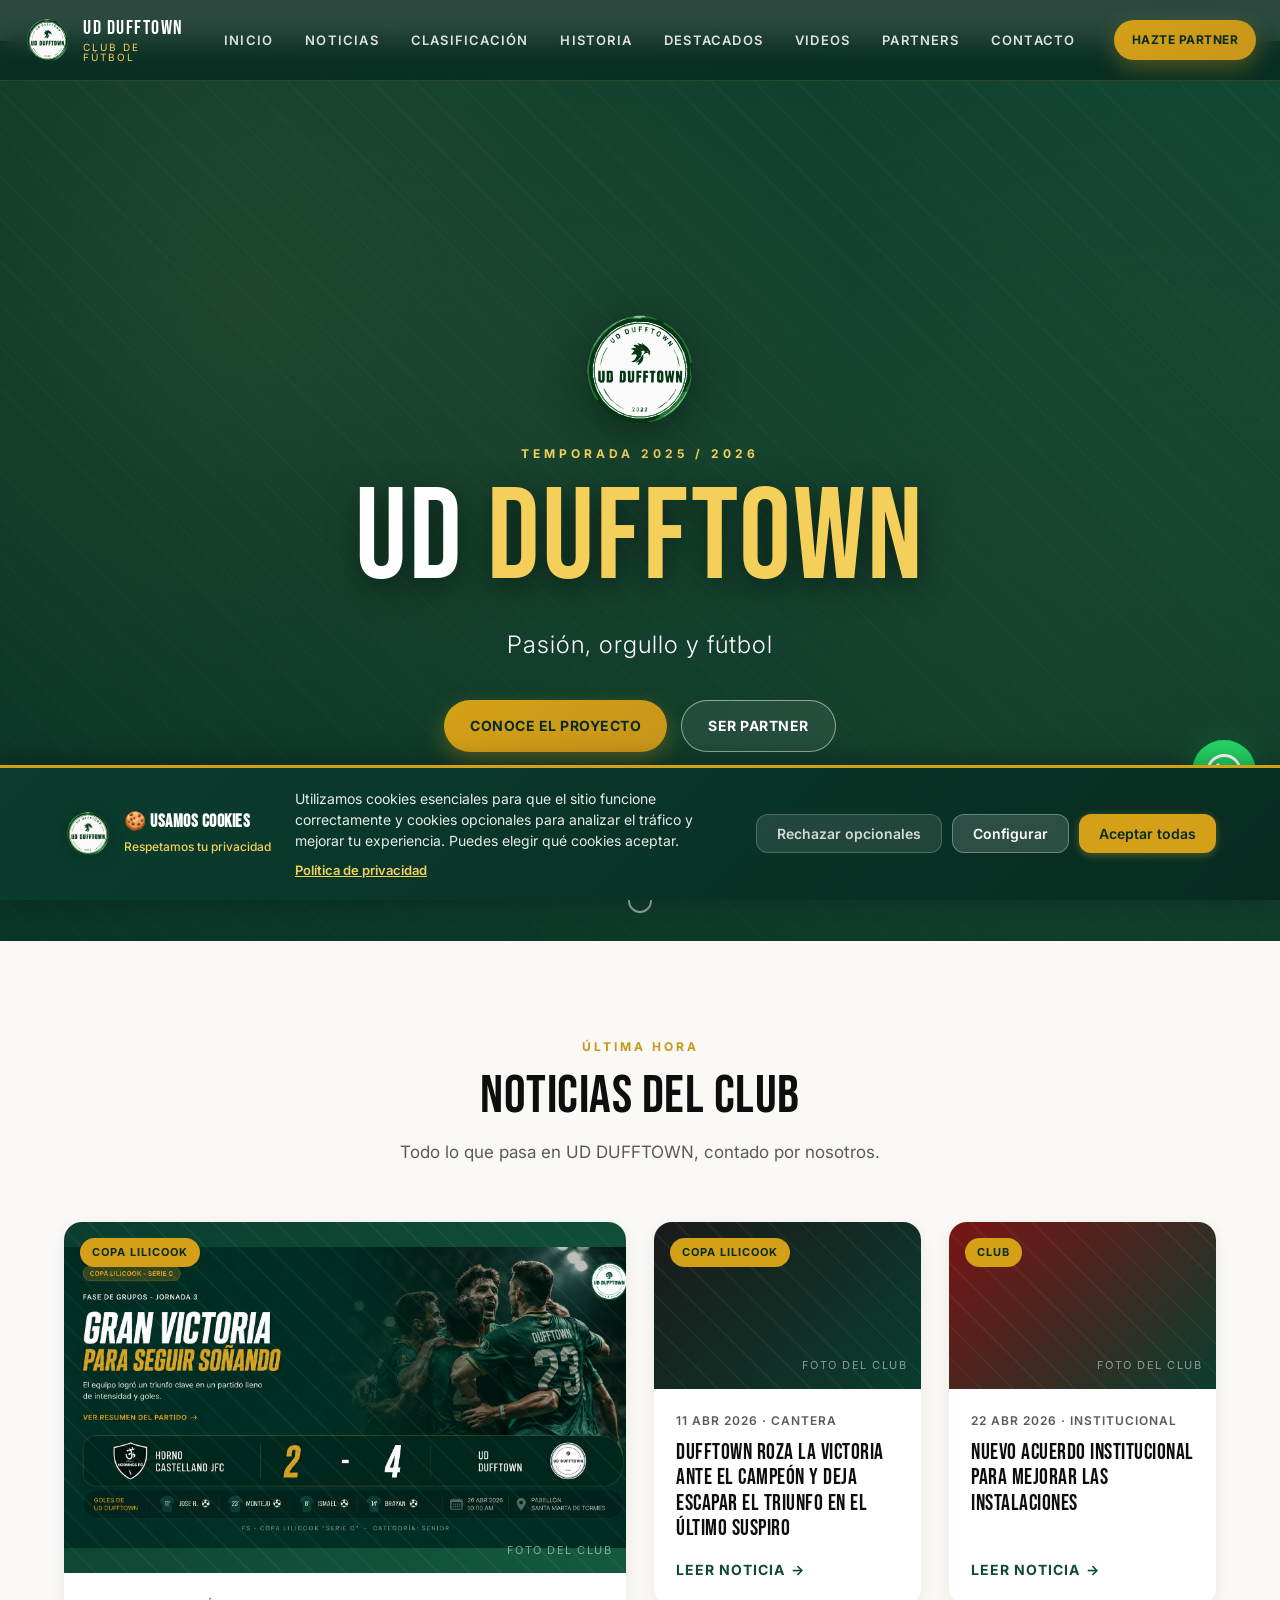
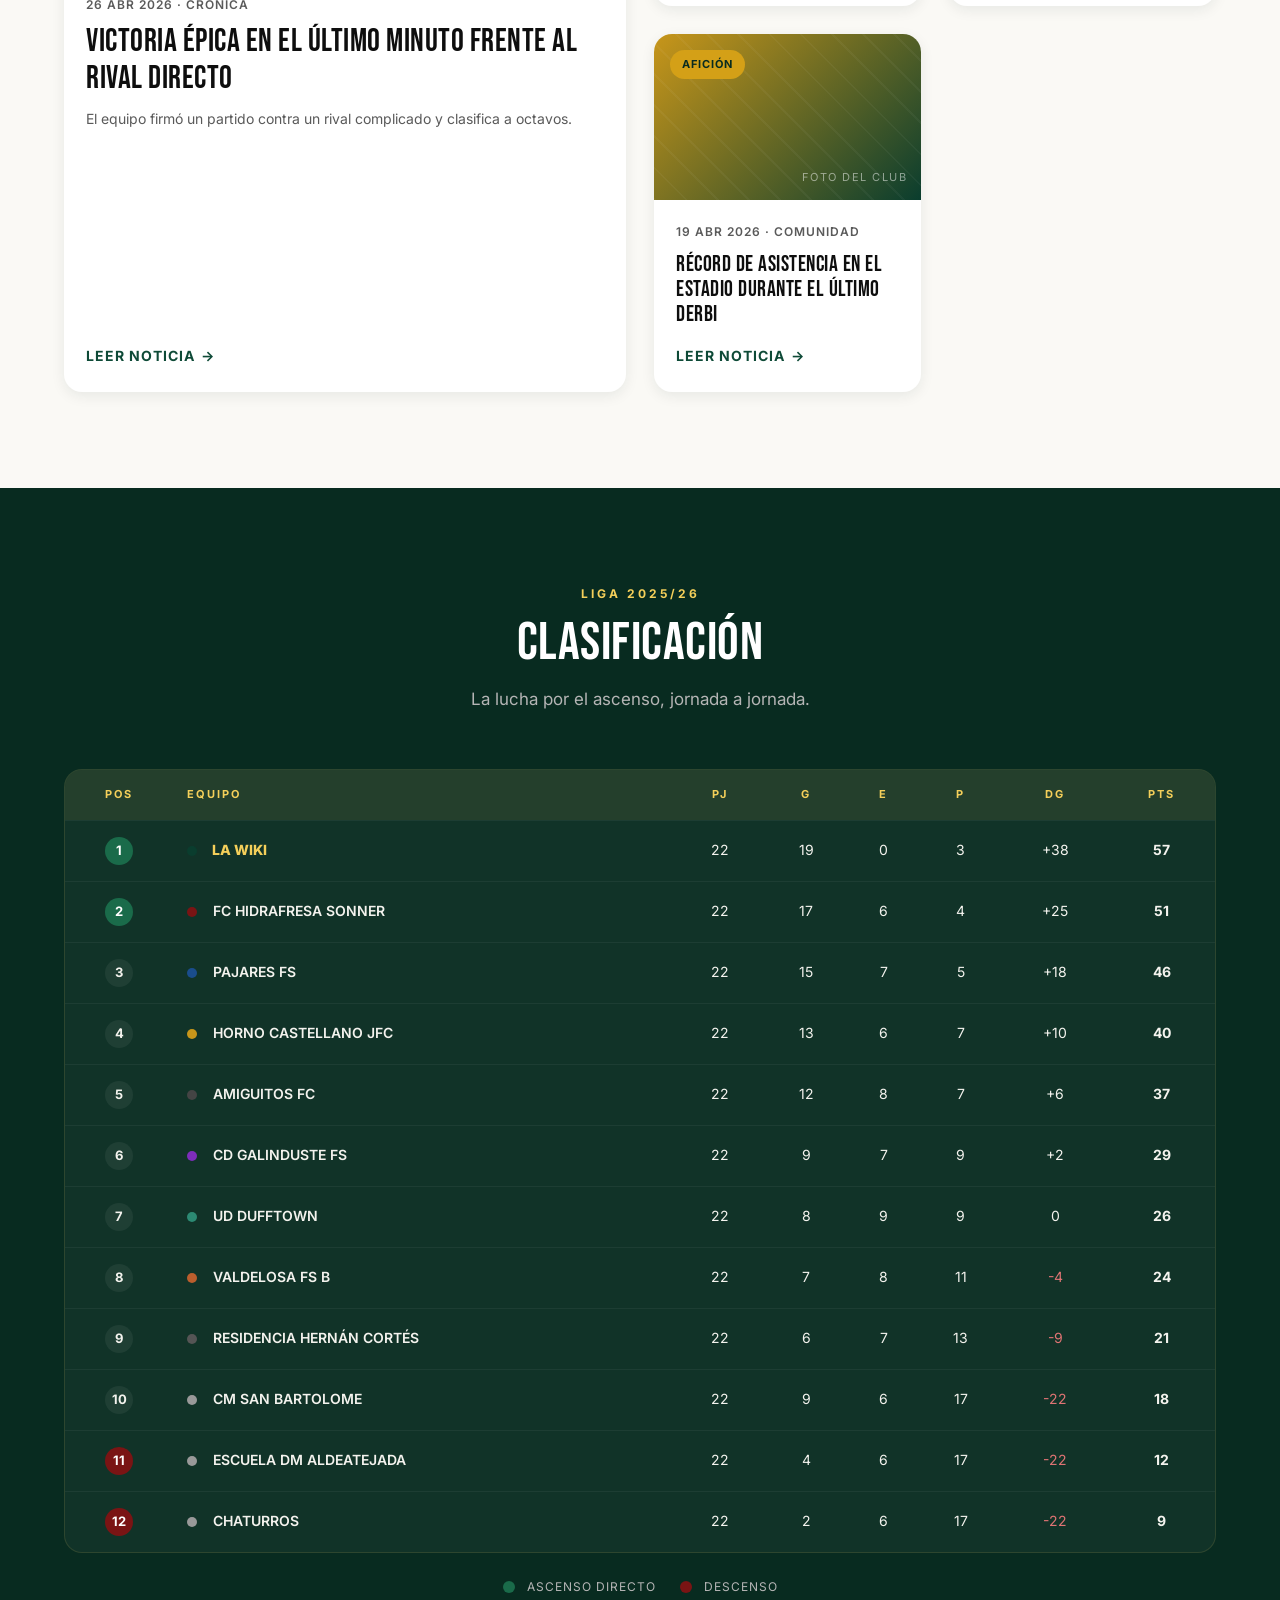
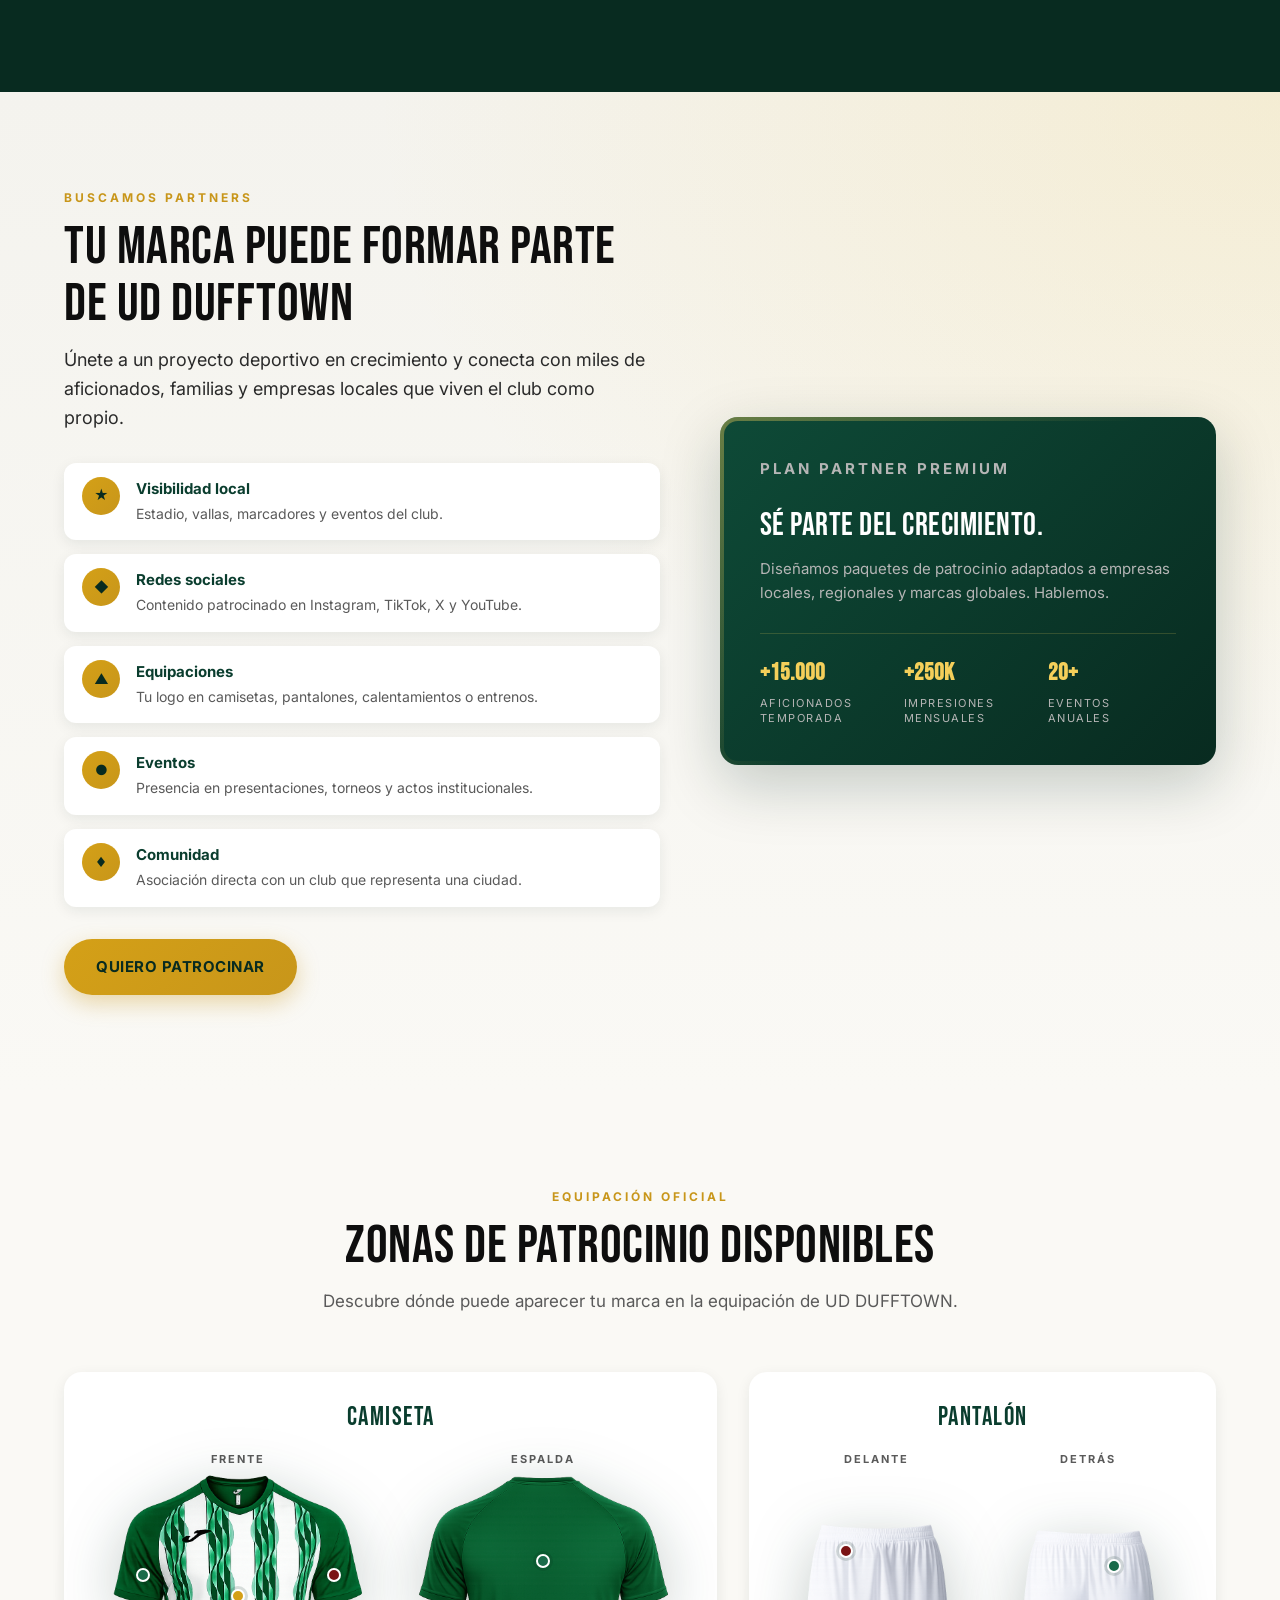
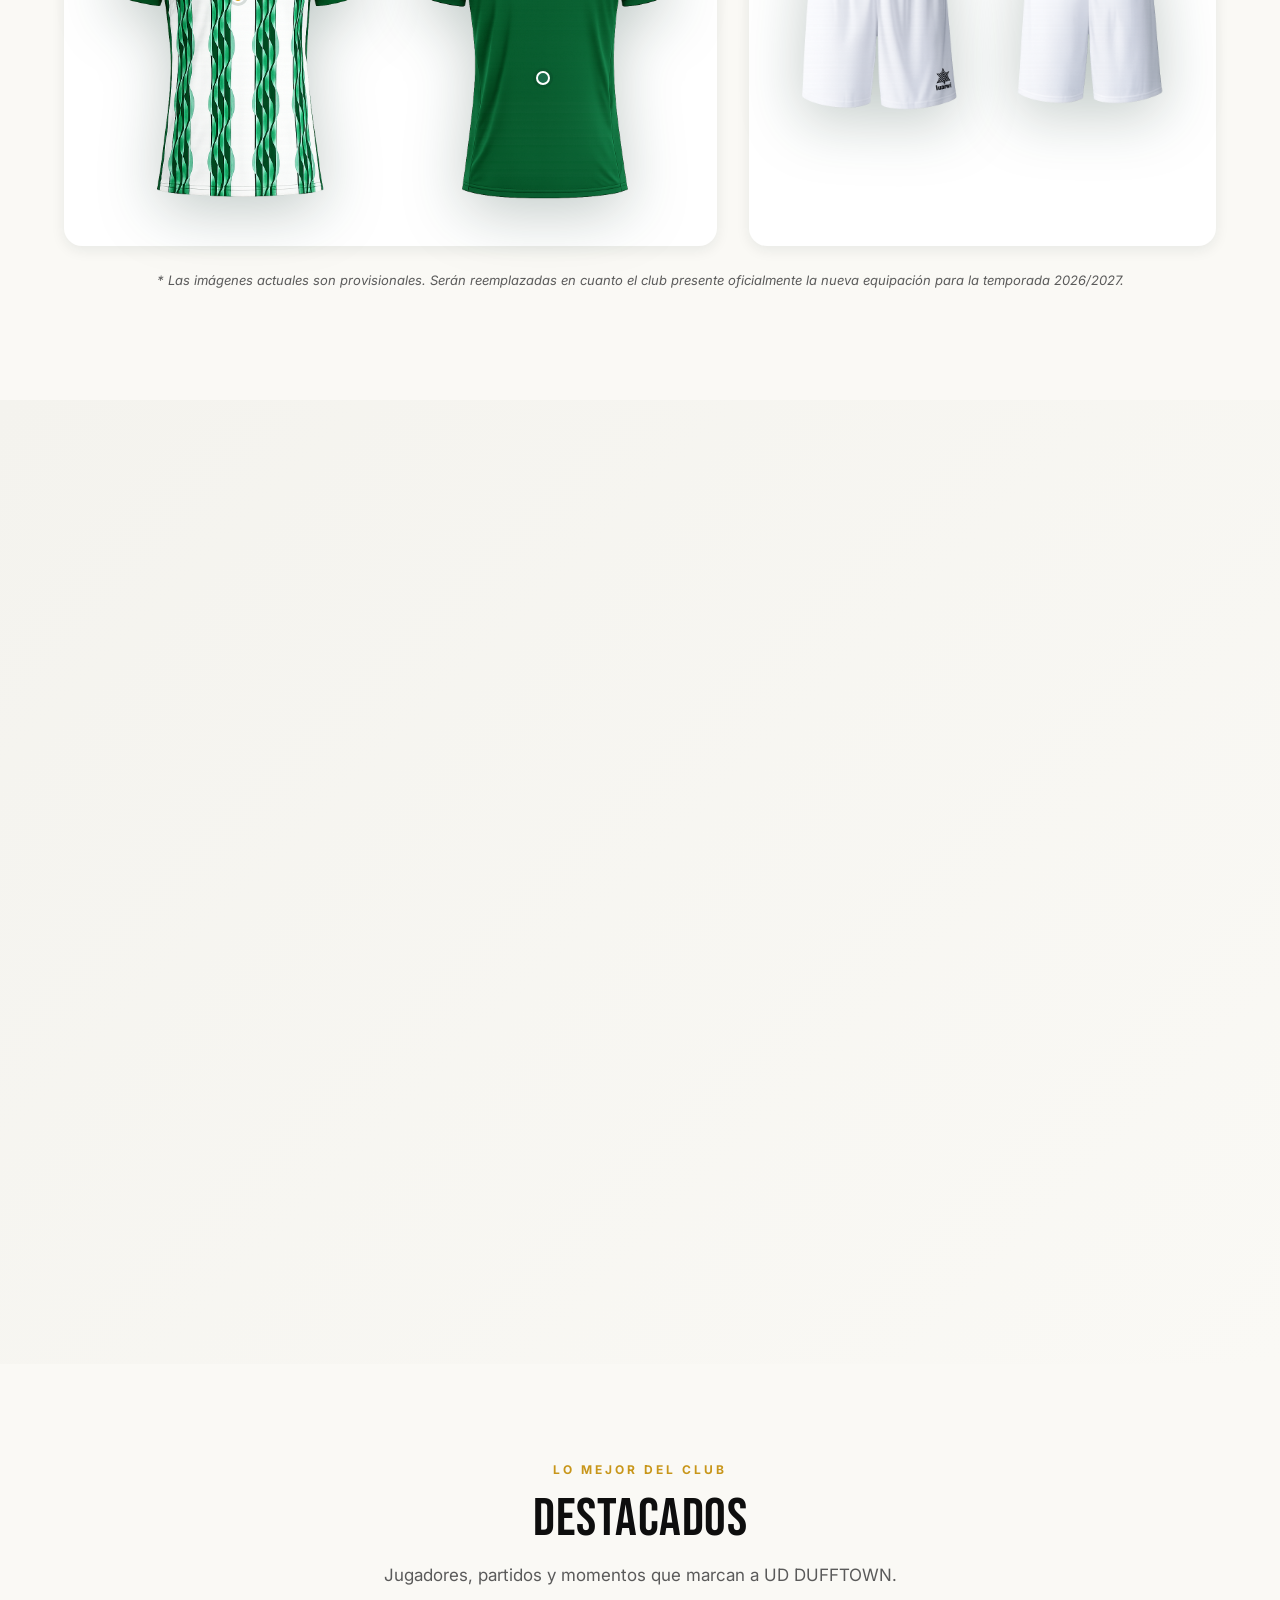
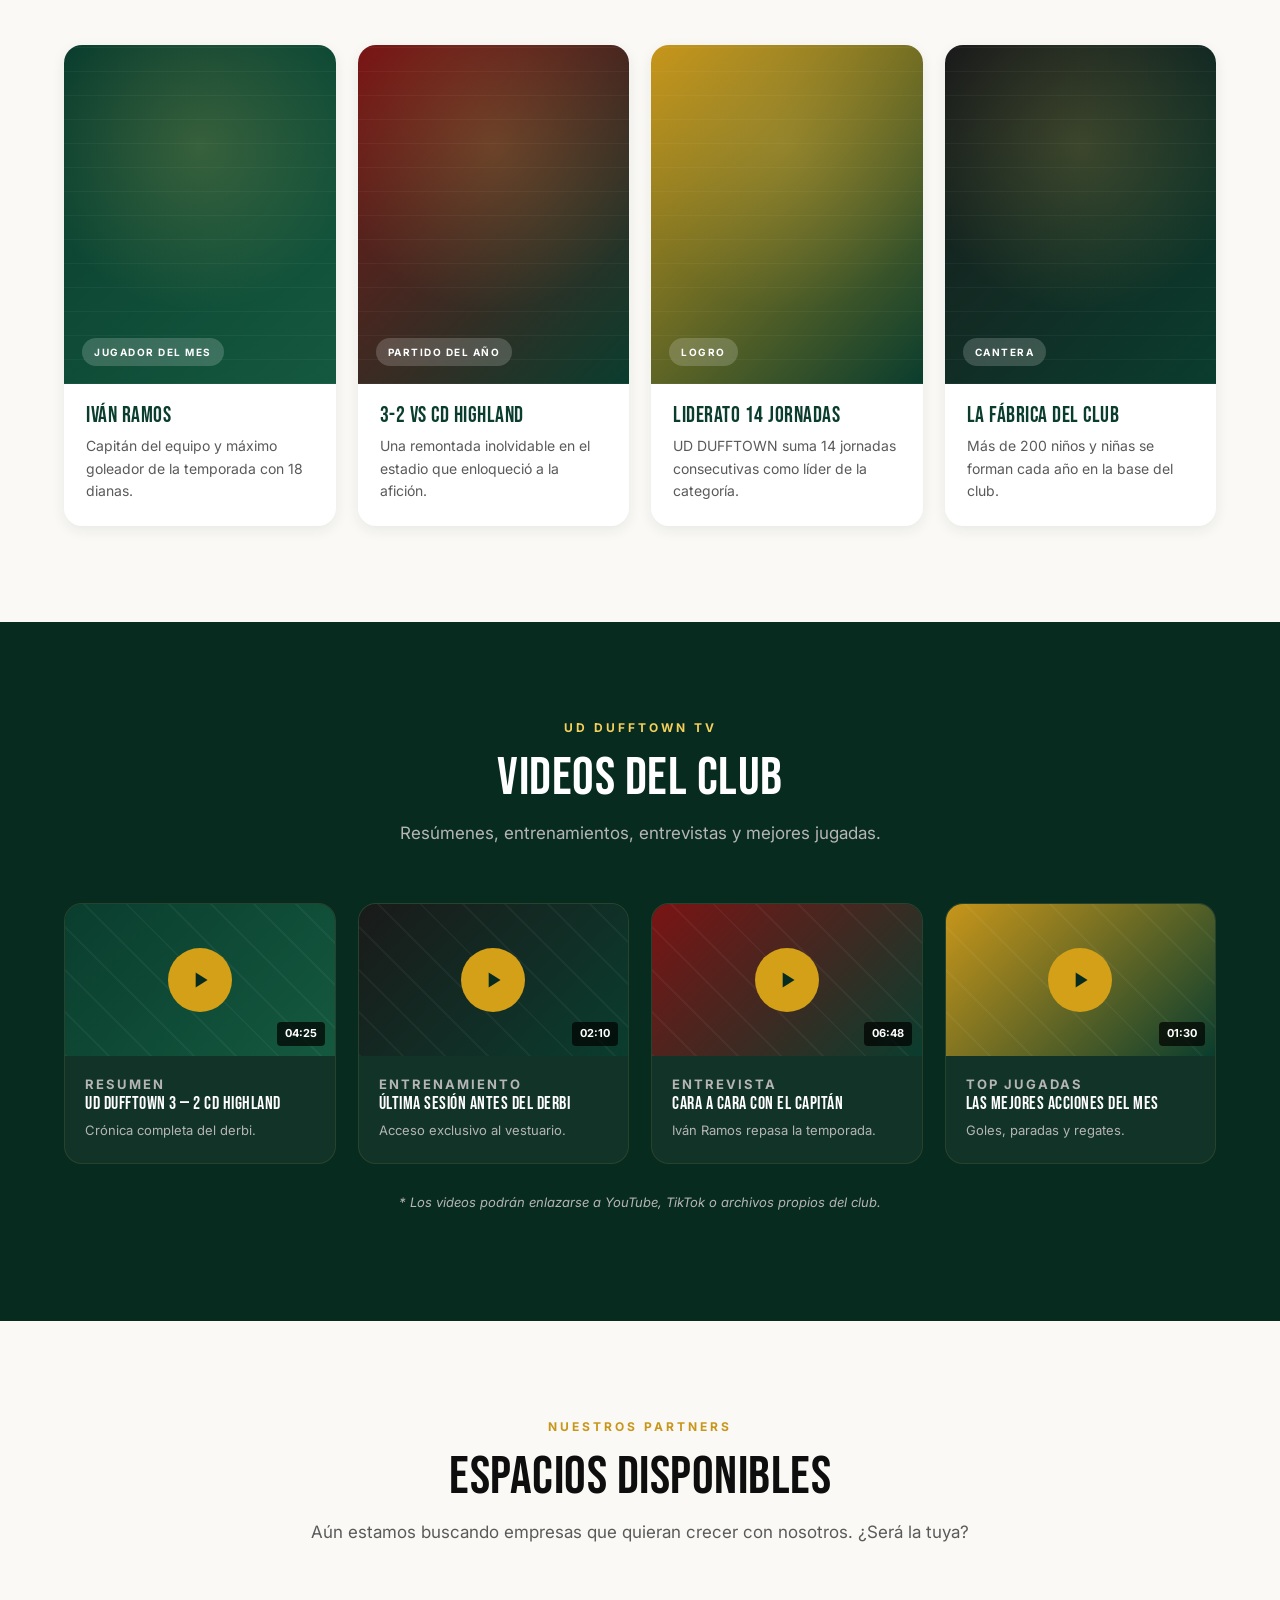
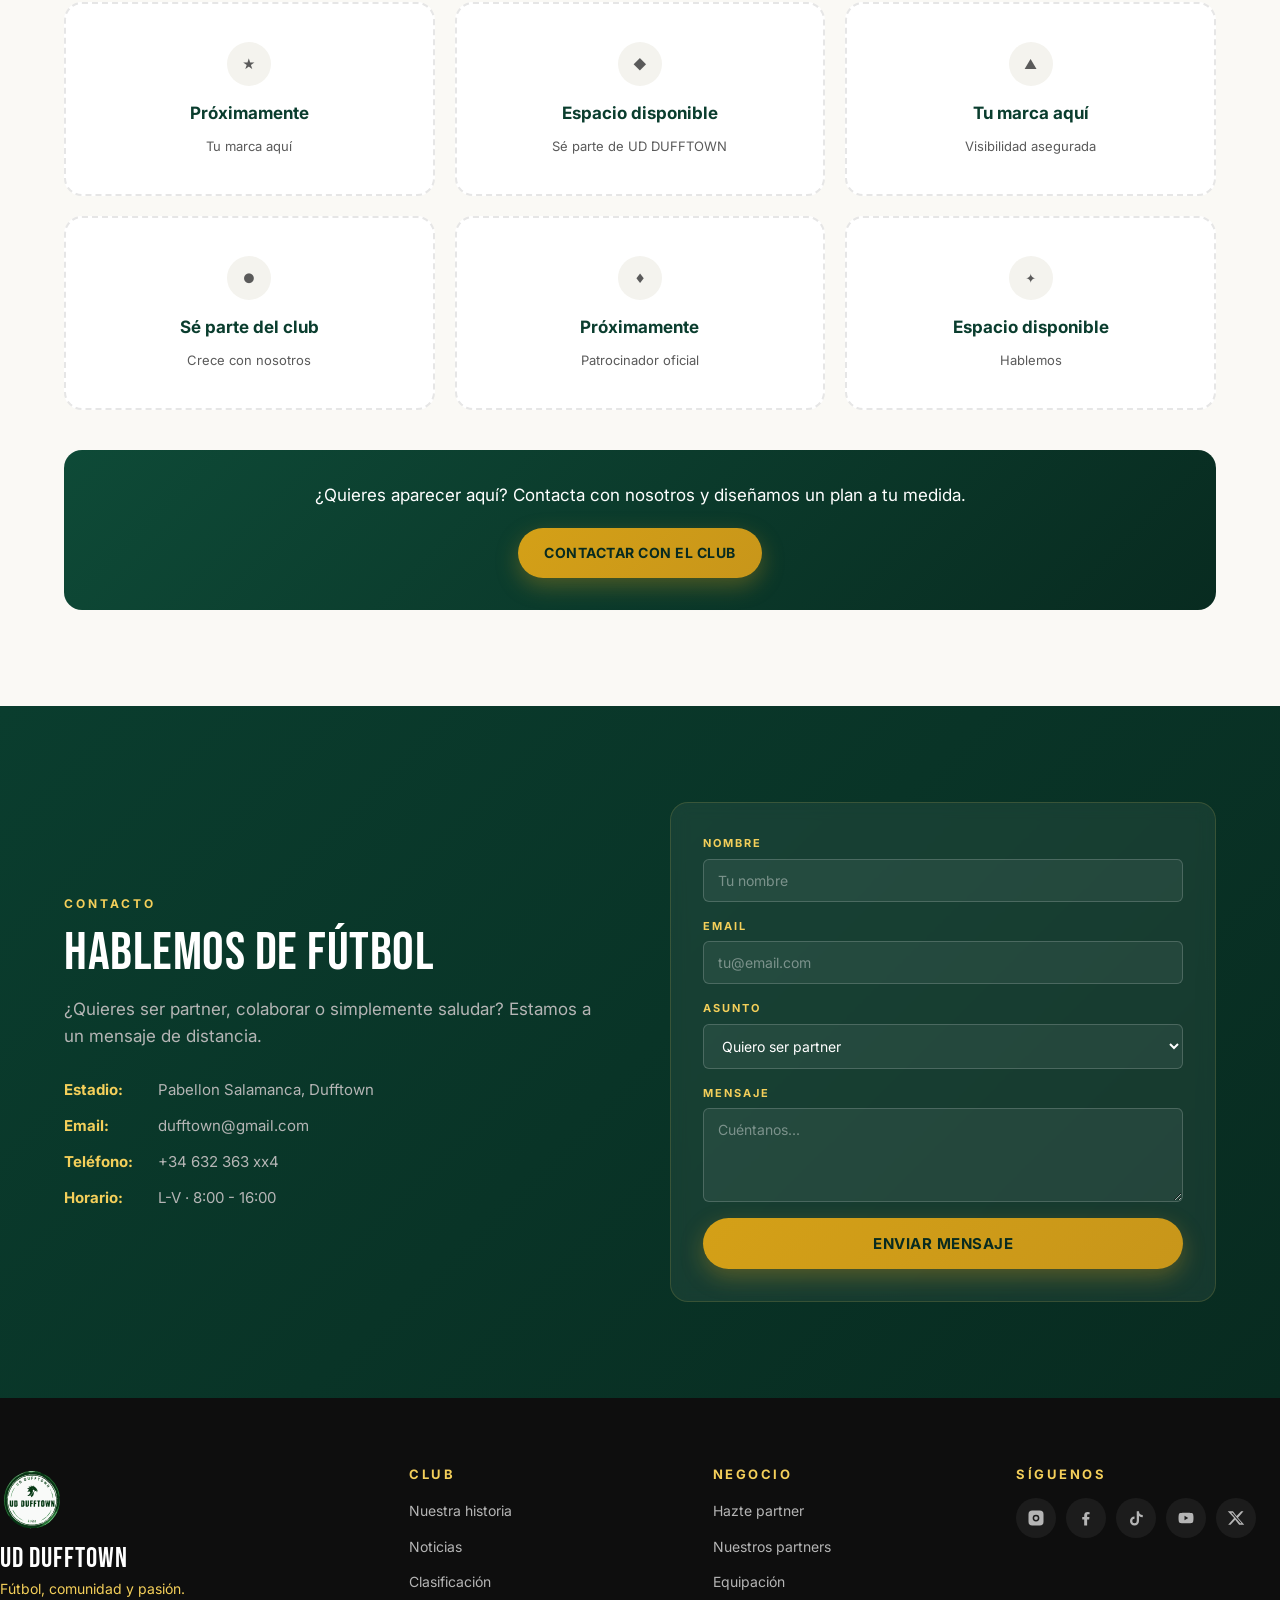
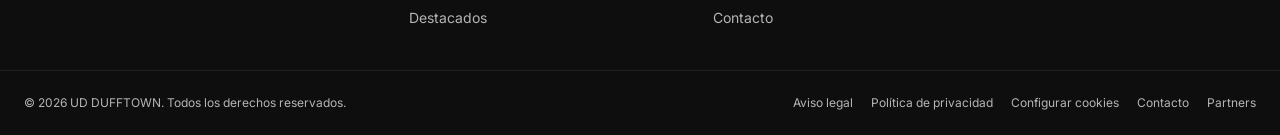
<file: ud-dufftown/index.html>
<!DOCTYPE html>
<html lang="es">
<head>
<meta charset="UTF-8" />
<meta name="viewport" content="width=device-width, initial-scale=1.0" />
<meta name="description" content="UD DUFFTOWN - Pasión, orgullo y fútbol. Web oficial del club deportivo. Noticias, historia, plantilla, resultados y contacto del equipo." />
<meta name="keywords" content="UD DUFFTOWN, fútbol, club deportivo, equipo de fútbol, noticias deportivas, resultados fútbol, Dufftown, deporte" />
<meta name="author" content="UD DUFFTOWN" />
<meta name="robots" content="index, follow" />
<meta name="theme-color" content="#0a3d2e" />

<!-- Canonical URL -->
<link rel="canonical" href="https://uddufftown.netlify.app/" />

<!-- Open Graph / Facebook -->
<meta property="og:type" content="website" />
<meta property="og:url" content="https://uddufftown.netlify.app/" />
<meta property="og:title" content="UD DUFFTOWN — Pasión, orgullo y fútbol" />
<meta property="og:description" content="Web oficial del club deportivo UD DUFFTOWN. Descubre nuestras noticias, historia, plantilla y toda la información del club." />
<meta property="og:image" content="https://uddufftown.netlify.app/images/android-chrome-512x512.png" />
<meta property="og:image:width" content="512" />
<meta property="og:image:height" content="512" />
<meta property="og:locale" content="es_ES" />
<meta property="og:site_name" content="UD DUFFTOWN" />

<!-- Twitter Card -->
<meta name="twitter:card" content="summary_large_image" />
<meta name="twitter:url" content="https://uddufftown.netlify.app/" />
<meta name="twitter:title" content="UD DUFFTOWN — Pasión, orgullo y fútbol" />
<meta name="twitter:description" content="Web oficial del club deportivo UD DUFFTOWN. Descubre nuestras noticias, historia, plantilla y toda la información del club." />
<meta name="twitter:image" content="https://uddufftown.netlify.app/images/android-chrome-512x512.png" />

<title>UD DUFFTOWN — Pasión, orgullo y fútbol</title>

<!-- ⭐ FAVICON - LOGO EN LA PESTAÑA DEL NAVEGADOR ⭐ -->
<link rel="icon" type="image/x-icon" href="images/favicon.ico">
<link rel="icon" type="image/png" sizes="16x16" href="images/favicon-16x16.png">
<link rel="icon" type="image/png" sizes="32x32" href="images/favicon-32x32.png">
<link rel="apple-touch-icon" sizes="180x180" href="images/apple-touch-icon.png">
<link rel="icon" type="image/png" sizes="192x192" href="images/android-chrome-192x192.png">
<link rel="icon" type="image/png" sizes="512x512" href="images/android-chrome-512x512.png">
<link rel="manifest" href="images/site.webmanifest">
<!-- ⭐ FIN FAVICON ⭐ -->

<!-- Preload recursos críticos -->
<link rel="preload" href="styles.css" as="style" />

<link rel="preconnect" href="https://fonts.googleapis.com">
<link rel="preconnect" href="https://fonts.gstatic.com" crossorigin>
<link href="https://fonts.googleapis.com/css2?family=Bebas+Neue&family=Inter:wght@300;400;500;600;700;800;900&display=swap" rel="stylesheet">
<link rel="stylesheet" href="styles.css" />
</head>
<body>

<!-- ============ HEADER ============ -->
<header class="site-header" id="siteHeader">
  <div class="container header-inner">
    <a href="#inicio" class="brand">
      <div class="brand-logo" aria-hidden="true">
       

        <svg xmlns="http://www.w3.org/2000/svg" viewBox="0 0 500 500" ><style>.a{opacity:1;fill:#f9faf9}.b{opacity:1;fill:#063714}.c{opacity:.98;fill:#267837}.d{opacity:1;fill:#e1f7e4}.e{opacity:1;fill:#8cc797}</style><path fill-rule="evenodd" class="a" d="m233 49l51 1 33 9 22 10 44 32 20 22 10 16-4 2-2-2-20-27-23-21-26-17-36-14-15-4-16-2-38-1zm-125 63l19-20 27-19 46-19 24-4h4l1 4-5 1-7 1-10 2-22 6-31 15-24 17-20 19zm164-54l16 2 14 4 21 7 33 19 34 31 14 19 23 43 11 47 1 10v23l-1 6v8l-11 44-13 28-19 28-25 25-28 19-34 15-37 8h-41l-37-8-36-16-32-23-24-26-24-40-11-32-5-32 1-35v-5l4-22 11-32 17-31 16-21 19-19 23-17 22-12 33-11 10-2 9-2zm-171 62l3-4 3 3-2 2zm-14 19l7-10 3 2-7 10zm-18 34l2-5 4 1-2 5zm-14 51l8-35h4l-8 35zm384-11l4-1 3 21-4 1-1-5zm-378 95l-8-36v-33h4l1 36 7 33zm382-64l4-2v22h-5v-4zm-2 31l1-3h4v1l-1 9-4-1zm-12 51l8-26h4l-8 26zm-12 24l8-16 4 1-2 7-6 9zm-142 97l43-11 40-21 37-33 2 3-24 25-43 26-28 10-32 6h-40l-29-6v-4l27 5zm-126-23l2-4 32 16v4l-20-7z"/><path fill-rule="evenodd" class="b" d="m187 40l21-4 42 2 10-4h32l28 8-1-5 29 13-1 6 39 26 38 43 26 52 10 45 6-2v58l-3-6-2-46v50l-4 22-9 23-5 2v8l-8 11h-8l2-7 4-9 8-26 4-18 1-9 1-4v-27l-1-9-3-21-9-34-21-39-10-16-20-22-44-32-22-10-33-9-51-1h-5l-4 1-24 4-46 19-27 19-19 20-4 4-3 4-7 9-7 10-16 29-2 5-6 16-8 35-2 15v33l8 36 12 34 23 36 27 28 26 18 14 9 20 7 18 6 29 6h40l32-6 28-10 3 2-2 8-26 13-20 4 6 4-51 4h-5l-50-9-45-20-33-24-21-21-15-21h4l1-3-24-43-13-50-2-32 7-52 6-20 14-27 26-38 27-28 35-27 2-2zm-10-2l3-1v2l-3 1zm47 17l5-1h3v4h-6zm48 3l-1-4 16 2 1 4zm-65 0l10-2v4l-10 2zm95 6v-4l36 14 26 17 23 21 20 27-3 1-14-19-34-31-33-19zm-243 163h3v5l-3 1zm380 13l-1-10h3l1 4v6zm0 23v-4l3 1v10l-1 5v2h-3v-8zm-211 184l-1-3h6l-1 3z"/><path class="c" d="m180 37l19-7 27-4-7 5 30 3 14-4h15l-9-2 4-2 19 2 27 9 1 5-28-8h-32l-10 4-42-2-21 4 13-6-20 5zm-148 201l2-24 12-46 13-28 16-25 16-20 26-24 28-19 32-14v2l-35 17-36 27-29 33-20 34 1 4 13-25 25-32 26-24 30-18-35 27-27 28-26 38-14 27-6 20-7 52 2 32 13 50 24 43-1 3h-4l-13-19-15-34-9-36-2-23v-4-10-1zm434-18l-6 2-10-45-26-52-38-43-39-26 1-6 38 24 41 45 23 41 11 32zm-233-167l38 1 1 4h-40v-4zm-16 3l7-1 2 3-9 2zm71 4l-1-4 15 4v4zm-178 55l20-19 24-17 31-15 22-6v4l-33 11-22 12-23 17-19 19-16 21-17 31-11 32-4 22h-3v-3l8-35 6-15 2-5 15-28 7-10 8-10 2-2zm294 25l3-1 2 2 16 28 14 44 2 16v1h-3l-11-47zm-347 99l2-9v3l3-1-1 35 5 32 11 32 24 40 24 26 32 23 36 16 37 8h-3l1 3-27-5-18-6-32-16-29-21-25-27-16-25-16-39-7-33zm382 20v-19h3l1 4-1 16zm22 17l2-4 3 6-7 36-11 30-15 27-21 28-27 26-28 19-27 13-39 10-6-4 20-4 26-13 2-8-3-2 43-26 24-25 12-13 12-21 6-9h8l8-11v-8l5-2 9-23zm-228 168h38l37-8 34-15 28-19 25-25 19-28 13-28 11-44h3v4l-4 19-8 26-4 8-8 16-22 32-37 33-40 21-43 11h-43z"/><path class="d" d="m228 50v-1h5v4l-1 1h-3zm-124 66l4-4 2 3-3 4zm-10 13l7-9 4 1-8 10zm-23 39l16-29 3 2-15 28zm338-27l4-2 21 39 9 34-4 1-14-44zm-346 48l6-16 4 1-6 15zm-10 50l2-15h4v3 3l-2 9zm389-5l4-1 1 9-4 2-1-4zm-411 30v-4h1v4zm411 6v-6h5v5l-1 3h-4zm-5 30l4-19 4 1-4 18zm-288 124l-26-18-27-28-23-36-12-34h4l16 39 16 25 25 27 29 21zm276-90l4-8h4l-4 9zm-30 48l22-32 4 1-12 21-12 13zm-212 58v-4l18 6v4z"/><path class="e" d="m226 26l9-2h34l4 2-4 2 9 2h-15l-14 4-30-3zm-46 13l20-5-13 6-33 14-1 1-1 1-30 18-26 24-25 32-13 25-1-4 20-34 29-33 36-27 35-17zm44 11l4-1v1zm237 226v-50l2 46zm-20-46v-1l1 5zm-410 19v-11h1v11zm0 11v-10h1v10zm415 12l1-3-1 4zm-5 3l1-5v2zm-206 197v-1h5v1z"/><path class="a" d="m241 209l12-13 5-17-3-7 9-3 5 3 1 4-7 9-4 4-9 15-8 6z"/><path class="b" d="m252 82l-3 1 1 7-5 1v-22h13v4h-9v5h4zm19 4l2-15h6l-1 4-2 5 6 1v3l-7 2zm29 4l2-9-4-1v-4l14 4-1 4-5-1-3 9zm-108-10h7l4 4 2 11-3 4-10 3-6-16v-4zm134 9l8 1 4 6-7 14h-8l-4-4v-9zm-172 10h7l7 9v7l-10 7-11-16zm197 16l7-6 4 1-4 12 1 5-8 2 3-9 2-4-4 3-8 4 2-9zm-209 14l-10-11 1-3 12 12zm219-9l5-4 4 1-7 6zm-235 7l-2-3 3-1zm260 9l2 4-15 12-2-4 4-12-8 7-3-3 14-12 3 1v4l-4 11zm-153 79l-8 3-12-2 14-8 9-15v-5l-4-4-19 2 14-18-16-5 13-6 11 2-12-11 1-2 10-1 13 4-8-12 22 8-5-10 26 21 11 17-3 16-2 1-1-7-5-4h-7l-11 7-1-1 7-9-1-4-5-3-9 3 3 7-5 17-12 13zm26-26l4-1 1 2v10l-3 13-12 13-9 3 6-13-11 3h-3l2-3 8-6 8-6zm69 63h12l7 6 1 35-4 8-6 2-12-1-5-6v-37zm-244 50l-8-7v-42h10l1 40h5v-40h11v41l-5 8-11 1zm27-49h20l5 3 2 38-7 8h-20zm63 0h11l6 7v35l-7 7h-19l2-49zm44 0h8v42l-9 8-12-1-5-4-1-45h11l1 40 5-2v-22zm17 0h21v9h-11v10h10v9l-10 1v20h-10zm28 20l1-20h4 16v9h-10v10h9v10h-9v20h-11zm51-20v9h-6l-1 40h-11l1-40h-7l1-9zm58 36l-2 13h-10l-6-43v-6h4 5l1 7 1 12 1 8 1-5 2-15 1-7h8l1 9 1 4v6l1 3 1 3v-5l1-4 1-16h4 5v3 4l-1 4-5 38h-10l-2-13-1-11zm37 13h-9v-48l10-1 5 17 2 5v-19-3l8 1v48h-9l-4-16-3-6zm-152 103l6 3v5l-5 6h5v4h-11l1-5 7-6-1-4-7 3zm16 1l7 1-1 7-2-2-3-4zm-34 13l3 1 1-8h3l-2 10-6 1-2-3z"/><path class="c" d="m153 54h1v1h-1zm-1 1h1v1h-1zm73 16h5l1 5 1 14-3 3h-9l-5-14v-6h4l2 15 6 1zm53 4l1-4 7 3zm-26 7l1-4h4v4zm23 4l-1 6h-4l1-6zm28 6l-2 7-4-1 3-8zm43 22l7-12 2 3-4 10zm12 8l3-2 2 3-4 4zm-232 5l1-4 10 10 5-4 3-2 1 5-5 5h-6zm-16 31l1-1 3 1v1l-2 2-16 30-8 32-2-6 10-34zm280 7l2-1 18 39 5 30-3-1-10-43zm-131 24l4-4 1 1-1 2zm-43 80l-1-16h3zm201-16h9l-1 49v-48zm-1 3l1-3v3zm-254 146l-34-27-22-29-8-17 3-1 24 39 18 18 20 14zm207-28l23-30 6-14h3l-10 21-20 25zm-7 10l-23 19-21 9 41-29zm-198 19l1-2 8 4-2 2zm56 8l-2-4 3-2 8 4-6 9 6 2-1 3-11-1 5-7 3-6-3-1zm16 9l1-14h7l2 6h-3l-2-4-3 2 1 9zm37-9l-4-1 4-4 1 2zm2 2l2-1 2 2-4 5h5v4h-10l-1-3z"/><path fill-rule="evenodd" class="d" d="m352 119l4-3-2 4zm34 17l-9 8 4-11zm-153 79l8-6 1 1-8 6zm132 57l-1-12h5l-2 15zm7 17l2-11 1 11zm-152 122l2-3 3 1-3 6zm19 8l-1-9 3-2 2 4-1 8zm34-8l1-3 3 4-2 1z"/><path fill-rule="evenodd" class="e" d="m111 157l6-5-3 6zm-1 0h1v1h-1zm280 8v-3l2 2zm-302 58l-1 8h-3l2-14zm327 47l1-14h1v19zm-48 5l-1 5-1-8zm42 27v-22l3 6zm32 40h3v3l-10 20-25 34-25 24-31 20-8 1 25-15 33-31 28-34zm-82 41l10-9 2 2-9 8zm-197 19l1-3 2 2-1 2zm9 5l2-2 9 4-1 3z"/><path class="a" d="m194 83l4 1 3 11-7 1-3-8v-4zm133 10h5l2 6-4 7h-6l-2-5zm-172 10l7 3 2 8-3 2-4-2-5-8zm-33 159l5 1v29l-5 1zm58 22v8l-5 1v-31h4l1 4z"/><path class="d" d="m280 172l5 2v3l-4-1zm53 89l4 1v30l-6-1z"/><path class="e" d="m253 160l8 2-9 1z"/></svg>
      </div>
      <div class="brand-text">
        <span class="brand-name">UD DUFFTOWN</span>
        <span class="brand-tag">Club de Fútbol</span>
      </div>
    </a>

    <!-- Menú de navegación horizontal para desktop -->
    <nav class="desktop-nav" aria-label="Navegación principal">
      <a href="#inicio">Inicio</a>
      <a href="#noticias">Noticias</a>
      <a href="#clasificacion">Clasificación</a>
      <a href="#historia">Historia</a>
      <a href="#destacados">Destacados</a>
      <a href="#videos">Videos</a>
      <a href="#partners">Partners</a>
      <a href="#contacto">Contacto</a>
    </nav>

    <div class="header-actions">
      <a href="#buscamos-partners" class="btn btn-primary btn-sm">Hazte partner</a>
      <button class="nav-toggle" id="navToggle" aria-label="Abrir menú" aria-expanded="false">
        <span></span><span></span><span></span>
      </button>
    </div>
  </div>
</header>

<!-- Menú móvil (fuera del header para evitar conflictos de z-index) -->
<nav class="main-nav" id="mainNav" aria-label="Menú principal">
  <div class="mobile-menu-head">
    <div class="mm-logo" aria-hidden="true">
     
      
    <svg xmlns="http://www.w3.org/2000/svg" viewBox="0 0 500 500" ><style>.a{opacity:1;fill:#f9faf9}.b{opacity:1;fill:#063714}.c{opacity:.98;fill:#267837}.d{opacity:1;fill:#e1f7e4}.e{opacity:1;fill:#8cc797}</style><path fill-rule="evenodd" class="a" d="m233 49l51 1 33 9 22 10 44 32 20 22 10 16-4 2-2-2-20-27-23-21-26-17-36-14-15-4-16-2-38-1zm-125 63l19-20 27-19 46-19 24-4h4l1 4-5 1-7 1-10 2-22 6-31 15-24 17-20 19zm164-54l16 2 14 4 21 7 33 19 34 31 14 19 23 43 11 47 1 10v23l-1 6v8l-11 44-13 28-19 28-25 25-28 19-34 15-37 8h-41l-37-8-36-16-32-23-24-26-24-40-11-32-5-32 1-35v-5l4-22 11-32 17-31 16-21 19-19 23-17 22-12 33-11 10-2 9-2zm-171 62l3-4 3 3-2 2zm-14 19l7-10 3 2-7 10zm-18 34l2-5 4 1-2 5zm-14 51l8-35h4l-8 35zm384-11l4-1 3 21-4 1-1-5zm-378 95l-8-36v-33h4l1 36 7 33zm382-64l4-2v22h-5v-4zm-2 31l1-3h4v1l-1 9-4-1zm-12 51l8-26h4l-8 26zm-12 24l8-16 4 1-2 7-6 9zm-142 97l43-11 40-21 37-33 2 3-24 25-43 26-28 10-32 6h-40l-29-6v-4l27 5zm-126-23l2-4 32 16v4l-20-7z"/><path fill-rule="evenodd" class="b" d="m187 40l21-4 42 2 10-4h32l28 8-1-5 29 13-1 6 39 26 38 43 26 52 10 45 6-2v58l-3-6-2-46v50l-4 22-9 23-5 2v8l-8 11h-8l2-7 4-9 8-26 4-18 1-9 1-4v-27l-1-9-3-21-9-34-21-39-10-16-20-22-44-32-22-10-33-9-51-1h-5l-4 1-24 4-46 19-27 19-19 20-4 4-3 4-7 9-7 10-16 29-2 5-6 16-8 35-2 15v33l8 36 12 34 23 36 27 28 26 18 14 9 20 7 18 6 29 6h40l32-6 28-10 3 2-2 8-26 13-20 4 6 4-51 4h-5l-50-9-45-20-33-24-21-21-15-21h4l1-3-24-43-13-50-2-32 7-52 6-20 14-27 26-38 27-28 35-27 2-2zm-10-2l3-1v2l-3 1zm47 17l5-1h3v4h-6zm48 3l-1-4 16 2 1 4zm-65 0l10-2v4l-10 2zm95 6v-4l36 14 26 17 23 21 20 27-3 1-14-19-34-31-33-19zm-243 163h3v5l-3 1zm380 13l-1-10h3l1 4v6zm0 23v-4l3 1v10l-1 5v2h-3v-8zm-211 184l-1-3h6l-1 3z"/><path class="c" d="m180 37l19-7 27-4-7 5 30 3 14-4h15l-9-2 4-2 19 2 27 9 1 5-28-8h-32l-10 4-42-2-21 4 13-6-20 5zm-148 201l2-24 12-46 13-28 16-25 16-20 26-24 28-19 32-14v2l-35 17-36 27-29 33-20 34 1 4 13-25 25-32 26-24 30-18-35 27-27 28-26 38-14 27-6 20-7 52 2 32 13 50 24 43-1 3h-4l-13-19-15-34-9-36-2-23v-4-10-1zm434-18l-6 2-10-45-26-52-38-43-39-26 1-6 38 24 41 45 23 41 11 32zm-233-167l38 1 1 4h-40v-4zm-16 3l7-1 2 3-9 2zm71 4l-1-4 15 4v4zm-178 55l20-19 24-17 31-15 22-6v4l-33 11-22 12-23 17-19 19-16 21-17 31-11 32-4 22h-3v-3l8-35 6-15 2-5 15-28 7-10 8-10 2-2zm294 25l3-1 2 2 16 28 14 44 2 16v1h-3l-11-47zm-347 99l2-9v3l3-1-1 35 5 32 11 32 24 40 24 26 32 23 36 16 37 8h-3l1 3-27-5-18-6-32-16-29-21-25-27-16-25-16-39-7-33zm382 20v-19h3l1 4-1 16zm22 17l2-4 3 6-7 36-11 30-15 27-21 28-27 26-28 19-27 13-39 10-6-4 20-4 26-13 2-8-3-2 43-26 24-25 12-13 12-21 6-9h8l8-11v-8l5-2 9-23zm-228 168h38l37-8 34-15 28-19 25-25 19-28 13-28 11-44h3v4l-4 19-8 26-4 8-8 16-22 32-37 33-40 21-43 11h-43z"/><path class="d" d="m228 50v-1h5v4l-1 1h-3zm-124 66l4-4 2 3-3 4zm-10 13l7-9 4 1-8 10zm-23 39l16-29 3 2-15 28zm338-27l4-2 21 39 9 34-4 1-14-44zm-346 48l6-16 4 1-6 15zm-10 50l2-15h4v3 3l-2 9zm389-5l4-1 1 9-4 2-1-4zm-411 30v-4h1v4zm411 6v-6h5v5l-1 3h-4zm-5 30l4-19 4 1-4 18zm-288 124l-26-18-27-28-23-36-12-34h4l16 39 16 25 25 27 29 21zm276-90l4-8h4l-4 9zm-30 48l22-32 4 1-12 21-12 13zm-212 58v-4l18 6v4z"/><path class="e" d="m226 26l9-2h34l4 2-4 2 9 2h-15l-14 4-30-3zm-46 13l20-5-13 6-33 14-1 1-1 1-30 18-26 24-25 32-13 25-1-4 20-34 29-33 36-27 35-17zm44 11l4-1v1zm237 226v-50l2 46zm-20-46v-1l1 5zm-410 19v-11h1v11zm0 11v-10h1v10zm415 12l1-3-1 4zm-5 3l1-5v2zm-206 197v-1h5v1z"/><path class="a" d="m241 209l12-13 5-17-3-7 9-3 5 3 1 4-7 9-4 4-9 15-8 6z"/><path class="b" d="m252 82l-3 1 1 7-5 1v-22h13v4h-9v5h4zm19 4l2-15h6l-1 4-2 5 6 1v3l-7 2zm29 4l2-9-4-1v-4l14 4-1 4-5-1-3 9zm-108-10h7l4 4 2 11-3 4-10 3-6-16v-4zm134 9l8 1 4 6-7 14h-8l-4-4v-9zm-172 10h7l7 9v7l-10 7-11-16zm197 16l7-6 4 1-4 12 1 5-8 2 3-9 2-4-4 3-8 4 2-9zm-209 14l-10-11 1-3 12 12zm219-9l5-4 4 1-7 6zm-235 7l-2-3 3-1zm260 9l2 4-15 12-2-4 4-12-8 7-3-3 14-12 3 1v4l-4 11zm-153 79l-8 3-12-2 14-8 9-15v-5l-4-4-19 2 14-18-16-5 13-6 11 2-12-11 1-2 10-1 13 4-8-12 22 8-5-10 26 21 11 17-3 16-2 1-1-7-5-4h-7l-11 7-1-1 7-9-1-4-5-3-9 3 3 7-5 17-12 13zm26-26l4-1 1 2v10l-3 13-12 13-9 3 6-13-11 3h-3l2-3 8-6 8-6zm69 63h12l7 6 1 35-4 8-6 2-12-1-5-6v-37zm-244 50l-8-7v-42h10l1 40h5v-40h11v41l-5 8-11 1zm27-49h20l5 3 2 38-7 8h-20zm63 0h11l6 7v35l-7 7h-19l2-49zm44 0h8v42l-9 8-12-1-5-4-1-45h11l1 40 5-2v-22zm17 0h21v9h-11v10h10v9l-10 1v20h-10zm28 20l1-20h4 16v9h-10v10h9v10h-9v20h-11zm51-20v9h-6l-1 40h-11l1-40h-7l1-9zm58 36l-2 13h-10l-6-43v-6h4 5l1 7 1 12 1 8 1-5 2-15 1-7h8l1 9 1 4v6l1 3 1 3v-5l1-4 1-16h4 5v3 4l-1 4-5 38h-10l-2-13-1-11zm37 13h-9v-48l10-1 5 17 2 5v-19-3l8 1v48h-9l-4-16-3-6zm-152 103l6 3v5l-5 6h5v4h-11l1-5 7-6-1-4-7 3zm16 1l7 1-1 7-2-2-3-4zm-34 13l3 1 1-8h3l-2 10-6 1-2-3z"/><path class="c" d="m153 54h1v1h-1zm-1 1h1v1h-1zm73 16h5l1 5 1 14-3 3h-9l-5-14v-6h4l2 15 6 1zm53 4l1-4 7 3zm-26 7l1-4h4v4zm23 4l-1 6h-4l1-6zm28 6l-2 7-4-1 3-8zm43 22l7-12 2 3-4 10zm12 8l3-2 2 3-4 4zm-232 5l1-4 10 10 5-4 3-2 1 5-5 5h-6zm-16 31l1-1 3 1v1l-2 2-16 30-8 32-2-6 10-34zm280 7l2-1 18 39 5 30-3-1-10-43zm-131 24l4-4 1 1-1 2zm-43 80l-1-16h3zm201-16h9l-1 49v-48zm-1 3l1-3v3zm-254 146l-34-27-22-29-8-17 3-1 24 39 18 18 20 14zm207-28l23-30 6-14h3l-10 21-20 25zm-7 10l-23 19-21 9 41-29zm-198 19l1-2 8 4-2 2zm56 8l-2-4 3-2 8 4-6 9 6 2-1 3-11-1 5-7 3-6-3-1zm16 9l1-14h7l2 6h-3l-2-4-3 2 1 9zm37-9l-4-1 4-4 1 2zm2 2l2-1 2 2-4 5h5v4h-10l-1-3z"/><path fill-rule="evenodd" class="d" d="m352 119l4-3-2 4zm34 17l-9 8 4-11zm-153 79l8-6 1 1-8 6zm132 57l-1-12h5l-2 15zm7 17l2-11 1 11zm-152 122l2-3 3 1-3 6zm19 8l-1-9 3-2 2 4-1 8zm34-8l1-3 3 4-2 1z"/><path fill-rule="evenodd" class="e" d="m111 157l6-5-3 6zm-1 0h1v1h-1zm280 8v-3l2 2zm-302 58l-1 8h-3l2-14zm327 47l1-14h1v19zm-48 5l-1 5-1-8zm42 27v-22l3 6zm32 40h3v3l-10 20-25 34-25 24-31 20-8 1 25-15 33-31 28-34zm-82 41l10-9 2 2-9 8zm-197 19l1-3 2 2-1 2zm9 5l2-2 9 4-1 3z"/><path class="a" d="m194 83l4 1 3 11-7 1-3-8v-4zm133 10h5l2 6-4 7h-6l-2-5zm-172 10l7 3 2 8-3 2-4-2-5-8zm-33 159l5 1v29l-5 1zm58 22v8l-5 1v-31h4l1 4z"/><path class="d" d="m280 172l5 2v3l-4-1zm53 89l4 1v30l-6-1z"/><path class="e" d="m253 160l8 2-9 1z"/></svg>
  
    </div>
    <div class="mm-info">
      <span class="mm-name">UD DUFFTOWN</span>
      <span class="mm-tag">Menú principal</span>
    </div>
    <button class="mm-close" id="mmClose" aria-label="Cerrar menú">×</button>
  </div>

  <ul>
    <li><a href="#inicio" data-ic="◆">Inicio</a></li>
    <li><a href="#noticias" data-ic="▦">Noticias</a></li>
    <li><a href="#clasificacion" data-ic="▤">Clasificación</a></li>
    <li><a href="#historia" data-ic="❖">Historia</a></li>
    <li><a href="#destacados" data-ic="★">Destacados</a></li>
    <li><a href="#videos" data-ic="▶">Videos</a></li>
    <li><a href="#partners" data-ic="◉">Partners</a></li>
    <li><a href="#contacto" data-ic="✉">Contacto</a></li>
  </ul>

  <div class="mobile-menu-foot">
    <a href="#buscamos-partners" class="btn btn-primary btn-lg mm-cta">Hazte partner</a>
    <div class="mm-socials">
      <a href="#" aria-label="Instagram"><svg viewBox="0 0 24 24"><path d="M7 2h10a5 5 0 0 1 5 5v10a5 5 0 0 1-5 5H7a5 5 0 0 1-5-5V7a5 5 0 0 1 5-5zm5 5.5A4.5 4.5 0 1 0 16.5 12 4.5 4.5 0 0 0 12 7.5zm0 2A2.5 2.5 0 1 1 9.5 12 2.5 2.5 0 0 1 12 9.5zM18 6a1 1 0 1 1-1 1 1 1 0 0 1 1-1z"/></svg></a>
      <a href="#" aria-label="Facebook"><svg viewBox="0 0 24 24"><path d="M13.5 22v-8h2.7l.4-3.2h-3.1V8.7c0-.9.3-1.6 1.6-1.6h1.7V4.2A22.5 22.5 0 0 0 14 4c-2.6 0-4.4 1.6-4.4 4.4V10.8H7v3.2h2.6V22z"/></svg></a>
      <a href="#" aria-label="TikTok"><svg viewBox="0 0 24 24"><path d="M16 3a5 5 0 0 0 5 5v3a8 8 0 0 1-5-1.7V16a6 6 0 1 1-6-6v3a3 3 0 1 0 3 3V3z"/></svg></a>
      <a href="#" aria-label="YouTube"><svg viewBox="0 0 24 24"><path d="M21.6 7.2a2.5 2.5 0 0 0-1.8-1.8C18.2 5 12 5 12 5s-6.2 0-7.8.4A2.5 2.5 0 0 0 2.4 7.2 26 26 0 0 0 2 12a26 26 0 0 0 .4 4.8 2.5 2.5 0 0 0 1.8 1.8C5.8 19 12 19 12 19s6.2 0 7.8-.4a2.5 2.5 0 0 0 1.8-1.8A26 26 0 0 0 22 12a26 26 0 0 0-.4-4.8zM10 15V9l5 3z"/></svg></a>
      <a href="#" aria-label="X / Twitter"><svg viewBox="0 0 24 24"><path d="M18.9 3H22l-7.4 8.5L23 21h-6.8l-5.3-6.7L4.7 21H1.6l7.9-9.1L1 3h6.9l4.8 6.2zM17.7 19h1.7L7.4 5H5.6z"/></svg></a>
    </div>
  </div>
</nav>

<div class="mobile-backdrop" id="mobileBackdrop"></div>

<!-- ============ WHATSAPP FLOTANTE ============ -->
<a href="https://wa.me/34632363849?text=Hola%2C%20me%20gustar%C3%ADa%20obtener%20más%20información%20sobre%20UD%20DUFFTOWN" 
   class="whatsapp-float" 
   id="whatsappBtn" 
   target="_blank" 
   rel="noopener noreferrer"
   aria-label="Contactar por WhatsApp">
  <svg viewBox="0 0 24 24" fill="none" xmlns="http://www.w3.org/2000/svg">
    <path d="M17.472 14.382c-.297-.149-1.758-.867-2.03-.967-.273-.099-.471-.148-.67.15-.197.297-.767.966-.94 1.164-.173.199-.347.223-.644.075-.297-.15-1.255-.463-2.39-1.475-.883-.788-1.48-1.761-1.653-2.059-.173-.297-.018-.458.13-.606.134-.133.298-.347.446-.52.149-.174.198-.298.298-.497.099-.198.05-.371-.025-.52-.075-.149-.669-1.612-.916-2.207-.242-.579-.487-.5-.669-.51-.173-.008-.371-.01-.57-.01-.198 0-.52.074-.792.372-.272.297-1.04 1.016-1.04 2.479 0 1.462 1.065 2.875 1.213 3.074.149.198 2.096 3.2 5.077 4.487.709.306 1.262.489 1.694.625.712.227 1.36.195 1.871.118.571-.085 1.758-.719 2.006-1.413.248-.694.248-1.289.173-1.413-.074-.124-.272-.198-.57-.347z" fill="currentColor"/>
    <path d="M20.52 3.449C18.24 1.245 15.24 0 12.045 0 5.463 0 .104 5.334.101 11.893c0 2.096.549 4.14 1.595 5.945L0 24l6.335-1.652a12.062 12.062 0 005.713 1.447h.005c6.585 0 11.946-5.336 11.949-11.896 0-3.176-1.24-6.165-3.495-8.411l.013-.029zm-8.475 18.299c-1.774 0-3.513-.477-5.031-1.378l-.361-.214-3.741.98.998-3.648-.235-.374a9.86 9.86 0 01-1.511-5.26c.002-5.45 4.436-9.884 9.888-9.884 2.64 0 5.122 1.03 6.988 2.898a9.825 9.825 0 012.892 6.993c-.002 5.45-4.436 9.887-9.887 9.887z" fill="currentColor"/>
  </svg>
  <span class="whatsapp-tooltip">¿Dudas? Escríbenos</span>
</a>

<!-- ============ HERO / SLIDER ============ -->
<section class="hero" id="inicio">
  <div class="hero-slider" id="heroSlider">
    <div class="slide active" style="--bg: linear-gradient(135deg,#0a3d2e 0%, #14593f 60%, #1a6b4a 100%);">
      <!-- Agregar imagen de fondo: <img src="images/hero-bg-1.jpg" alt="Fondo del hero" class="slide-bg-photo" loading="eager"> -->
      <div class="slide-pattern"></div>
    </div>
    <div class="slide" style="--bg: linear-gradient(135deg,#1a1a1a 0%, #0a3d2e 70%, #14593f 100%);">
      <!-- Agregar imagen de fondo: <img src="images/hero-bg-2.jpg" alt="Fondo del hero" class="slide-bg-photo" loading="lazy"> -->
      <div class="slide-pattern"></div>
    </div>
    <div class="slide" style="--bg: linear-gradient(135deg,#7a1414 0%, #0a3d2e 60%, #0a3d2e 100%);">
      <!-- Agregar imagen de fondo: <img src="images/hero-bg-3.jpg" alt="Fondo del hero" class="slide-bg-photo" loading="lazy"> -->
      <div class="slide-pattern"></div>
    </div>
  </div>

  <div class="hero-overlay"></div>

  <div class="hero-content container">
    <div class="hero-logo" aria-hidden="true">
      
        <svg xmlns="http://www.w3.org/2000/svg" viewBox="0 0 500 500" ><style>.a{opacity:1;fill:#f9faf9}.b{opacity:1;fill:#063714}.c{opacity:.98;fill:#267837}.d{opacity:1;fill:#e1f7e4}.e{opacity:1;fill:#8cc797}</style><path fill-rule="evenodd" class="a" d="m233 49l51 1 33 9 22 10 44 32 20 22 10 16-4 2-2-2-20-27-23-21-26-17-36-14-15-4-16-2-38-1zm-125 63l19-20 27-19 46-19 24-4h4l1 4-5 1-7 1-10 2-22 6-31 15-24 17-20 19zm164-54l16 2 14 4 21 7 33 19 34 31 14 19 23 43 11 47 1 10v23l-1 6v8l-11 44-13 28-19 28-25 25-28 19-34 15-37 8h-41l-37-8-36-16-32-23-24-26-24-40-11-32-5-32 1-35v-5l4-22 11-32 17-31 16-21 19-19 23-17 22-12 33-11 10-2 9-2zm-171 62l3-4 3 3-2 2zm-14 19l7-10 3 2-7 10zm-18 34l2-5 4 1-2 5zm-14 51l8-35h4l-8 35zm384-11l4-1 3 21-4 1-1-5zm-378 95l-8-36v-33h4l1 36 7 33zm382-64l4-2v22h-5v-4zm-2 31l1-3h4v1l-1 9-4-1zm-12 51l8-26h4l-8 26zm-12 24l8-16 4 1-2 7-6 9zm-142 97l43-11 40-21 37-33 2 3-24 25-43 26-28 10-32 6h-40l-29-6v-4l27 5zm-126-23l2-4 32 16v4l-20-7z"/><path fill-rule="evenodd" class="b" d="m187 40l21-4 42 2 10-4h32l28 8-1-5 29 13-1 6 39 26 38 43 26 52 10 45 6-2v58l-3-6-2-46v50l-4 22-9 23-5 2v8l-8 11h-8l2-7 4-9 8-26 4-18 1-9 1-4v-27l-1-9-3-21-9-34-21-39-10-16-20-22-44-32-22-10-33-9-51-1h-5l-4 1-24 4-46 19-27 19-19 20-4 4-3 4-7 9-7 10-16 29-2 5-6 16-8 35-2 15v33l8 36 12 34 23 36 27 28 26 18 14 9 20 7 18 6 29 6h40l32-6 28-10 3 2-2 8-26 13-20 4 6 4-51 4h-5l-50-9-45-20-33-24-21-21-15-21h4l1-3-24-43-13-50-2-32 7-52 6-20 14-27 26-38 27-28 35-27 2-2zm-10-2l3-1v2l-3 1zm47 17l5-1h3v4h-6zm48 3l-1-4 16 2 1 4zm-65 0l10-2v4l-10 2zm95 6v-4l36 14 26 17 23 21 20 27-3 1-14-19-34-31-33-19zm-243 163h3v5l-3 1zm380 13l-1-10h3l1 4v6zm0 23v-4l3 1v10l-1 5v2h-3v-8zm-211 184l-1-3h6l-1 3z"/><path class="c" d="m180 37l19-7 27-4-7 5 30 3 14-4h15l-9-2 4-2 19 2 27 9 1 5-28-8h-32l-10 4-42-2-21 4 13-6-20 5zm-148 201l2-24 12-46 13-28 16-25 16-20 26-24 28-19 32-14v2l-35 17-36 27-29 33-20 34 1 4 13-25 25-32 26-24 30-18-35 27-27 28-26 38-14 27-6 20-7 52 2 32 13 50 24 43-1 3h-4l-13-19-15-34-9-36-2-23v-4-10-1zm434-18l-6 2-10-45-26-52-38-43-39-26 1-6 38 24 41 45 23 41 11 32zm-233-167l38 1 1 4h-40v-4zm-16 3l7-1 2 3-9 2zm71 4l-1-4 15 4v4zm-178 55l20-19 24-17 31-15 22-6v4l-33 11-22 12-23 17-19 19-16 21-17 31-11 32-4 22h-3v-3l8-35 6-15 2-5 15-28 7-10 8-10 2-2zm294 25l3-1 2 2 16 28 14 44 2 16v1h-3l-11-47zm-347 99l2-9v3l3-1-1 35 5 32 11 32 24 40 24 26 32 23 36 16 37 8h-3l1 3-27-5-18-6-32-16-29-21-25-27-16-25-16-39-7-33zm382 20v-19h3l1 4-1 16zm22 17l2-4 3 6-7 36-11 30-15 27-21 28-27 26-28 19-27 13-39 10-6-4 20-4 26-13 2-8-3-2 43-26 24-25 12-13 12-21 6-9h8l8-11v-8l5-2 9-23zm-228 168h38l37-8 34-15 28-19 25-25 19-28 13-28 11-44h3v4l-4 19-8 26-4 8-8 16-22 32-37 33-40 21-43 11h-43z"/><path class="d" d="m228 50v-1h5v4l-1 1h-3zm-124 66l4-4 2 3-3 4zm-10 13l7-9 4 1-8 10zm-23 39l16-29 3 2-15 28zm338-27l4-2 21 39 9 34-4 1-14-44zm-346 48l6-16 4 1-6 15zm-10 50l2-15h4v3 3l-2 9zm389-5l4-1 1 9-4 2-1-4zm-411 30v-4h1v4zm411 6v-6h5v5l-1 3h-4zm-5 30l4-19 4 1-4 18zm-288 124l-26-18-27-28-23-36-12-34h4l16 39 16 25 25 27 29 21zm276-90l4-8h4l-4 9zm-30 48l22-32 4 1-12 21-12 13zm-212 58v-4l18 6v4z"/><path class="e" d="m226 26l9-2h34l4 2-4 2 9 2h-15l-14 4-30-3zm-46 13l20-5-13 6-33 14-1 1-1 1-30 18-26 24-25 32-13 25-1-4 20-34 29-33 36-27 35-17zm44 11l4-1v1zm237 226v-50l2 46zm-20-46v-1l1 5zm-410 19v-11h1v11zm0 11v-10h1v10zm415 12l1-3-1 4zm-5 3l1-5v2zm-206 197v-1h5v1z"/><path class="a" d="m241 209l12-13 5-17-3-7 9-3 5 3 1 4-7 9-4 4-9 15-8 6z"/><path class="b" d="m252 82l-3 1 1 7-5 1v-22h13v4h-9v5h4zm19 4l2-15h6l-1 4-2 5 6 1v3l-7 2zm29 4l2-9-4-1v-4l14 4-1 4-5-1-3 9zm-108-10h7l4 4 2 11-3 4-10 3-6-16v-4zm134 9l8 1 4 6-7 14h-8l-4-4v-9zm-172 10h7l7 9v7l-10 7-11-16zm197 16l7-6 4 1-4 12 1 5-8 2 3-9 2-4-4 3-8 4 2-9zm-209 14l-10-11 1-3 12 12zm219-9l5-4 4 1-7 6zm-235 7l-2-3 3-1zm260 9l2 4-15 12-2-4 4-12-8 7-3-3 14-12 3 1v4l-4 11zm-153 79l-8 3-12-2 14-8 9-15v-5l-4-4-19 2 14-18-16-5 13-6 11 2-12-11 1-2 10-1 13 4-8-12 22 8-5-10 26 21 11 17-3 16-2 1-1-7-5-4h-7l-11 7-1-1 7-9-1-4-5-3-9 3 3 7-5 17-12 13zm26-26l4-1 1 2v10l-3 13-12 13-9 3 6-13-11 3h-3l2-3 8-6 8-6zm69 63h12l7 6 1 35-4 8-6 2-12-1-5-6v-37zm-244 50l-8-7v-42h10l1 40h5v-40h11v41l-5 8-11 1zm27-49h20l5 3 2 38-7 8h-20zm63 0h11l6 7v35l-7 7h-19l2-49zm44 0h8v42l-9 8-12-1-5-4-1-45h11l1 40 5-2v-22zm17 0h21v9h-11v10h10v9l-10 1v20h-10zm28 20l1-20h4 16v9h-10v10h9v10h-9v20h-11zm51-20v9h-6l-1 40h-11l1-40h-7l1-9zm58 36l-2 13h-10l-6-43v-6h4 5l1 7 1 12 1 8 1-5 2-15 1-7h8l1 9 1 4v6l1 3 1 3v-5l1-4 1-16h4 5v3 4l-1 4-5 38h-10l-2-13-1-11zm37 13h-9v-48l10-1 5 17 2 5v-19-3l8 1v48h-9l-4-16-3-6zm-152 103l6 3v5l-5 6h5v4h-11l1-5 7-6-1-4-7 3zm16 1l7 1-1 7-2-2-3-4zm-34 13l3 1 1-8h3l-2 10-6 1-2-3z"/><path class="c" d="m153 54h1v1h-1zm-1 1h1v1h-1zm73 16h5l1 5 1 14-3 3h-9l-5-14v-6h4l2 15 6 1zm53 4l1-4 7 3zm-26 7l1-4h4v4zm23 4l-1 6h-4l1-6zm28 6l-2 7-4-1 3-8zm43 22l7-12 2 3-4 10zm12 8l3-2 2 3-4 4zm-232 5l1-4 10 10 5-4 3-2 1 5-5 5h-6zm-16 31l1-1 3 1v1l-2 2-16 30-8 32-2-6 10-34zm280 7l2-1 18 39 5 30-3-1-10-43zm-131 24l4-4 1 1-1 2zm-43 80l-1-16h3zm201-16h9l-1 49v-48zm-1 3l1-3v3zm-254 146l-34-27-22-29-8-17 3-1 24 39 18 18 20 14zm207-28l23-30 6-14h3l-10 21-20 25zm-7 10l-23 19-21 9 41-29zm-198 19l1-2 8 4-2 2zm56 8l-2-4 3-2 8 4-6 9 6 2-1 3-11-1 5-7 3-6-3-1zm16 9l1-14h7l2 6h-3l-2-4-3 2 1 9zm37-9l-4-1 4-4 1 2zm2 2l2-1 2 2-4 5h5v4h-10l-1-3z"/><path fill-rule="evenodd" class="d" d="m352 119l4-3-2 4zm34 17l-9 8 4-11zm-153 79l8-6 1 1-8 6zm132 57l-1-12h5l-2 15zm7 17l2-11 1 11zm-152 122l2-3 3 1-3 6zm19 8l-1-9 3-2 2 4-1 8zm34-8l1-3 3 4-2 1z"/><path fill-rule="evenodd" class="e" d="m111 157l6-5-3 6zm-1 0h1v1h-1zm280 8v-3l2 2zm-302 58l-1 8h-3l2-14zm327 47l1-14h1v19zm-48 5l-1 5-1-8zm42 27v-22l3 6zm32 40h3v3l-10 20-25 34-25 24-31 20-8 1 25-15 33-31 28-34zm-82 41l10-9 2 2-9 8zm-197 19l1-3 2 2-1 2zm9 5l2-2 9 4-1 3z"/><path class="a" d="m194 83l4 1 3 11-7 1-3-8v-4zm133 10h5l2 6-4 7h-6l-2-5zm-172 10l7 3 2 8-3 2-4-2-5-8zm-33 159l5 1v29l-5 1zm58 22v8l-5 1v-31h4l1 4z"/><path class="d" d="m280 172l5 2v3l-4-1zm53 89l4 1v30l-6-1z"/><path class="e" d="m253 160l8 2-9 1z"/></svg>
      
    </div>

    <p class="hero-eyebrow">Temporada 2025 / 2026</p>
    <h1 class="hero-title">UD <span>DUFFTOWN</span></h1>

    <div class="hero-slogans" id="heroSlogans">
      <p class="slogan active">Pasión, orgullo y fútbol</p>
      <p class="slogan">UD DUFFTOWN: más que un club</p>
      <p class="slogan">Únete a nuestro camino</p>
    </div>

    <div class="hero-buttons">
      <a href="#historia" class="btn btn-primary">Conoce el proyecto</a>
      <a href="#buscamos-partners" class="btn btn-ghost">Ser partner</a>
    </div>
  </div>

  <div class="hero-dots" id="heroDots">
    <button class="dot active" aria-label="Slide 1"></button>
    <button class="dot" aria-label="Slide 2"></button>
    <button class="dot" aria-label="Slide 3"></button>
  </div>

  <div class="scroll-cue" aria-hidden="true">
    <span></span>
  </div>
</section>

<!-- ============ NOTICIAS ============ -->
<section class="section" id="noticias">
  <div class="container">
    <div class="section-head">
      <p class="eyebrow">Última hora</p>
      <h2 class="section-title">Noticias del club</h2>
      <p class="section-sub">Todo lo que pasa en UD DUFFTOWN, contado por nosotros.</p>
    </div>

    <div class="news-grid">
      <article class="news-card featured">
        <div class="news-img" style="--c1:#0a3d2e;--c2:#14593f;">
          <img src="images/hornovsdufftown.png" alt="Victoria épica UD DUFFTOWN" class="news-img-photo" loading="lazy">
          <span class="news-cat">Copa LILICOOK</span>
          <span class="news-img-label">Foto del club</span>
        </div>
        <div class="news-body">
          <p class="news-meta"><span class="news-date">26 ABR 2026</span> · <span>Crónica</span></p>
          <h3>Victoria épica en el último minuto frente al rival directo</h3>
          <p>El equipo firmó un partido   contra un rival complicado y clasifica a octavos.</p>
          <a href="noticia-1.html" class="link-arrow">Leer noticia <span>→</span></a>
        </div>
      </article>

      <article class="news-card">
        <div class="news-img" style="--c1:#1a1a1a;--c2:#0a3d2e;">
          <!-- Agregar imagen: <img src="images/noticia-2.jpg" alt="Descripción" class="news-img-photo" loading="lazy"> -->
          <span class="news-cat">Copa LILICOOK</span>
          <span class="news-img-label">Foto del club</span>
        </div>
        <div class="news-body">
          <p class="news-meta"><span class="news-date">11 ABR 2026</span> · <span>Cantera</span></p>
          <h3>Dufftown roza la victoria ante el campeón y deja escapar el triunfo en el último suspiro</h3>
          <a href="noticia-2.html" class="link-arrow">Leer noticia <span>→</span></a>
        </div>
      </article>

      <article class="news-card">
        <div class="news-img" style="--c1:#7a1414;--c2:#0a3d2e;">
          <!-- Agregar imagen: <img src="images/noticia-3.jpg" alt="Descripción" class="news-img-photo" loading="lazy"> -->
          <span class="news-cat">Club</span>
          <span class="news-img-label">Foto del club</span>
        </div>
        <div class="news-body">
          <p class="news-meta"><span class="news-date">22 ABR 2026</span> · <span>Institucional</span></p>
          <h3>Nuevo acuerdo institucional para mejorar las instalaciones</h3>
          <a href="noticia-3.html" class="link-arrow">Leer noticia <span>→</span></a>
        </div>
      </article>

      <article class="news-card">
        <div class="news-img" style="--c1:#c8961a;--c2:#0a3d2e;">
          <!-- Agregar imagen: <img src="images/noticia-4.jpg" alt="Descripción" class="news-img-photo" loading="lazy"> -->
          <span class="news-cat">Afición</span>
          <span class="news-img-label">Foto del club</span>
        </div>
        <div class="news-body">
          <p class="news-meta"><span class="news-date">19 ABR 2026</span> · <span>Comunidad</span></p>
          <h3>Récord de asistencia en el estadio durante el último derbi</h3>
          <a href="noticia-4.html" class="link-arrow">Leer noticia <span>→</span></a>
        </div>
      </article>
    </div>
  </div>
</section>

<!-- ============ CLASIFICACIÓN ============ -->
<section class="section section-dark" id="clasificacion">
  <div class="container">
    <div class="section-head">
      <p class="eyebrow eyebrow-light">Liga 2025/26</p>
      <h2 class="section-title section-title-light">Clasificación</h2>
      <p class="section-sub section-sub-light">La lucha por el ascenso, jornada a jornada.</p>
    </div>

    <div class="table-wrap">
      <table class="standings">
        <thead>
          <tr>
            <th>Pos</th>
            <th class="th-team">Equipo</th>
            <th>PJ</th>
            <th>G</th>
            <th>E</th>
            <th>P</th>
            <th>DG</th>
            <th>Pts</th>
          </tr>
        </thead>
        <tbody>
          <tr class="pos pos-promo">
            <td><span class="pos-num">1</span></td>
            <td class="td-team"><span class="team-dot" style="background:#0a3d2e;"></span> LA WIKI</td>
            <td>22</td><td>19</td><td>0</td><td>3</td><td class="pos">+38</td><td><strong>57</strong></td>
          </tr>
          <tr class="pos pos-promo">
            <td><span class="pos-num">2</span></td>
            <td class="td-team"><span class="team-dot" style="background:#7a1414;"></span> FC HIDRAFRESA SONNER</td>
            <td>22</td><td>17</td><td>6</td><td>4</td><td class="pos">+25</td><td><strong>51</strong></td>
          </tr>
          <tr>
            <td><span class="pos-num">3</span></td>
            <td class="td-team"><span class="team-dot" style="background:#1a4d8c;"></span> PAJARES FS</td>
            <td>22</td><td>15</td><td>7</td><td>5</td><td class="pos">+18</td><td><strong>46</strong></td>
          </tr>
          <tr>
            <td><span class="pos-num">4</span></td>
            <td class="td-team"><span class="team-dot" style="background:#c8961a;"></span> HORNO CASTELLANO JFC</td>
            <td>22</td><td>13</td><td>6</td><td>7</td><td class="pos">+10</td><td><strong>40</strong></td>
          </tr>
          <tr>
            <td><span class="pos-num">5</span></td>
            <td class="td-team"><span class="team-dot" style="background:#444;"></span> AMIGUITOS FC</td>
            <td>22</td><td>12</td><td>8</td><td>7</td><td class="pos">+6</td><td><strong>37</strong></td>
          </tr>
          <tr>
            <td><span class="pos-num">6</span></td>
            <td class="td-team"><span class="team-dot" style="background:#7d2dbb;"></span> CD GALINDUSTE FS</td>
            <td>22</td><td>9</td><td>7</td><td>9</td><td class="pos">+2</td><td><strong>29</strong></td>
          </tr>
        
          <tr>
            <td><span class="pos-num">7</span></td>
            <td class="td-team"><span class="team-dot" style="background:#2c8a73;"></span> UD DUFFTOWN</td>
            <td>22</td><td>8</td><td>9</td><td>9</td><td>0</td><td><strong>26</strong></td>
          </tr>
          <tr>
            <td><span class="pos-num">8</span></td>
            <td class="td-team"><span class="team-dot" style="background:#bb5e2d;"></span> VALDELOSA FS B</td>
            <td>22</td><td>7</td><td>8</td><td>11</td><td class="neg">-4</td><td><strong>24</strong></td>
          </tr>
          <tr>
            <td><span class="pos-num">9</span></td>
            <td class="td-team"><span class="team-dot" style="background:#555;"></span> RESIDENCIA HERNÁN CORTÉS</td>
            <td>22</td><td>6</td><td>7</td><td>13</td><td class="neg">-9</td><td><strong>21</strong></td>
          </tr>
          <tr>
            <td><span class="pos-num">10</span></td>
            <td class="td-team"><span class="team-dot" style="background:#999;"></span> CM SAN BARTOLOME</td>
            <td>22</td><td>9</td><td>6</td><td>17</td><td class="neg">-22</td><td><strong>18</strong></td>
          </tr>
           <tr class="pos pos-relegation">
            <td><span class="pos-num">11</span></td>
            <td class="td-team"><span class="team-dot" style="background:#999;"></span> ESCUELA DM ALDEATEJADA</td>
            <td>22</td><td>4</td><td>6</td><td>17</td><td class="neg">-22</td><td><strong>12</strong></td>
          </tr>
            <tr class="pos pos-relegation">
            <td><span class="pos-num">12</span></td>
            <td class="td-team"><span class="team-dot" style="background:#999;"></span> CHATURROS</td>
            <td>22</td><td>2</td><td>6</td><td>17</td><td class="neg">-22</td><td><strong>9</strong></td>
          </tr>
          
        </tbody>
      </table>
    </div>

    <div class="standings-legend">
      <span><i class="lg lg-promo"></i> Ascenso directo</span>
      <span><i class="lg lg-relegation"></i> Descenso</span>
    </div>
  </div>
</section>

<!-- ============ BUSCAMOS PARTNERS ============ -->
<section class="section section-cta" id="buscamos-partners">
  <div class="container cta-grid">
    <div class="cta-text">
      <p class="eyebrow">Buscamos Partners</p>
      <h2 class="section-title">Tu marca puede formar parte de UD DUFFTOWN</h2>
      <p class="lead">Únete a un proyecto deportivo en crecimiento y conecta con miles de aficionados, familias y empresas locales que viven el club como propio.</p>

      <ul class="benefits">
        <li><span class="b-icon">★</span><div><strong>Visibilidad local</strong><span>Estadio, vallas, marcadores y eventos del club.</span></div></li>
        <li><span class="b-icon">◆</span><div><strong>Redes sociales</strong><span>Contenido patrocinado en Instagram, TikTok, X y YouTube.</span></div></li>
        <li><span class="b-icon">▲</span><div><strong>Equipaciones</strong><span>Tu logo en camisetas, pantalones, calentamientos o entrenos.</span></div></li>
        <li><span class="b-icon">●</span><div><strong>Eventos</strong><span>Presencia en presentaciones, torneos y actos institucionales.</span></div></li>
        <li><span class="b-icon">♦</span><div><strong>Comunidad</strong><span>Asociación directa con un club que representa una ciudad.</span></div></li>
      </ul>

      <a href="#contacto" class="btn btn-primary btn-lg">Quiero patrocinar</a>
    </div>

    <div class="cta-card">
      <div class="cta-card-inner">
        <p class="cta-card-eyebrow">Plan Partner Premium</p>
        <h3>Sé parte del crecimiento.</h3>
        <p>Diseñamos paquetes de patrocinio adaptados a empresas locales, regionales y marcas globales. Hablemos.</p>
        <div class="cta-stats">
          <div><strong>+15.000</strong><span>Aficionados temporada</span></div>
          <div><strong>+250K</strong><span>Impresiones mensuales</span></div>
          <div><strong>20+</strong><span>Eventos anuales</span></div>
        </div>
      </div>
    </div>
  </div>
</section>

<!-- ============ EQUIPACIÓN Y ZONAS DE PATROCINIO ============ -->
<section class="section" id="equipacion">
  <div class="container">
    <div class="section-head">
      <p class="eyebrow">Equipación oficial</p>
      <h2 class="section-title">Zonas de patrocinio disponibles</h2>
      <p class="section-sub">Descubre dónde puede aparecer tu marca en la equipación de UD DUFFTOWN.</p>
    </div>

    <div class="kit-wrap">
      <!-- Camiseta -->
      <div class="kit-piece">
        <h3 class="kit-title">Camiseta</h3>

        <div class="kit-views">
          <!-- FRENTE camiseta -->
          <div class="kit-view">
            <p class="kit-view-label">Frente</p>
            <div class="shirt shirt-front">
              <div class="shirt-svg" aria-hidden="true">
                <img src="images/frente.png" alt="Camiseta frente UD Dufftown">
              </div>
              <span class="zone z-chest" data-status="principal">
                <span class="z-dot"></span>
                <span class="z-label">Pecho principal · <em>Partner principal</em></span>
              </span>
              <span class="zone z-sleeve-r" data-status="disponible">
                <span class="z-dot"></span>
                <span class="z-label">Manga · <em>Disponible</em></span>
              </span>
              <span class="zone z-sleeve-l" data-status="premium">
                <span class="z-dot"></span>
                <span class="z-label">Manga · <em>Zona premium</em></span>
              </span>
            </div>
          </div>

          <!-- ESPALDA camiseta -->
          <div class="kit-view">
            <p class="kit-view-label">Espalda</p>
            <div class="shirt shirt-back">
              <div class="shirt-svg" aria-hidden="true">
                <img src="images/camiseta-espalda.png" alt="Camiseta espalda UD Dufftown">
              </div>
              <span class="zone z-back-top" data-status="disponible">
                <span class="z-dot"></span>
                <span class="z-label">Espalda superior · <em>Disponible</em></span>
              </span>
              <span class="zone z-back-bottom" data-status="disponible">
                <span class="z-dot"></span>
                <span class="z-label">Espalda inferior · <em>Disponible</em></span>
              </span>
            </div>
          </div>
        </div>
      </div>

      <!-- Pantalón -->
      <div class="kit-piece">
        <h3 class="kit-title">Pantalón</h3>

        <div class="kit-views">
          <div class="kit-view">
            <p class="kit-view-label">Delante</p>
            <div class="pants pants-front">
              <div class="pants-svg" aria-hidden="true">
                <img src="images/pantalon-delante.png" alt="Pantalón delante UD Dufftown">
              </div>
              <span class="zone z-pants-front" data-status="premium">
                <span class="z-dot"></span>
                <span class="z-label">Pantalón delantero · <em>Zona premium</em></span>
              </span>
            </div>
          </div>

          <div class="kit-view">
            <p class="kit-view-label">Detrás</p>
            <div class="pants pants-back">
              <div class="pants-svg" aria-hidden="true">
                <img src="images/pantalon-atras.png" alt="Pantalón detrás UD Dufftown">
              </div>
              <span class="zone z-pants-back" data-status="disponible">
                <span class="z-dot"></span>
                <span class="z-label">Pantalón trasero · <em>Disponible</em></span>
              </span>
            </div>
          </div>
        </div>
      </div>
    </div>

    <p class="kit-note">* Las imágenes actuales son provisionales. Serán reemplazadas en cuanto el club presente oficialmente la nueva equipación para la temporada 2026/2027.</p>
  </div>
</section>

<!-- ============ HISTORIA ============ -->
<section class="section section-history" id="historia">
  <div class="container history-grid">
    <div class="history-text">
      <p class="eyebrow">Nuestra historia</p>
      <h2 class="section-title">Más que un club, un sentimiento.</h2>
      <p class="lead">UD DUFFTOWN nació del sueño de un grupo de chavales que querían crear un equipo que representara a su gente, sus valores y su pasión por el fútbol. Lo que comenzó como una simple idea entre amigos, con ilusión y ganas de competir, se ha convertido con el tiempo en un proyecto deportivo en constante crecimiento.</p>
      <p class="lead mt-4">
  Desde su fundación, el club ha ido creciendo temporada tras temporada gracias al esfuerzo de jugadores, cuerpo técnico, aficionados y todas las personas que forman parte de esta familia. Hoy, UD DUFFTOWN sigue dando pasos hacia adelante, consolidándose cada vez más como una entidad importante dentro de su comunidad y del fútbol amateur.
</p>
      <p>Más que un equipo, UD DUFFTOWN representa compromiso, unión y ambición. Un club creado desde la pasión, con identidad propia y con el objetivo de seguir creciendo dentro y fuera del campo.</p>

      <div class="history-stats">
        <div><strong>+2</strong><span>Años de historia</span></div>
        <div><strong>+50</strong><span>Jugadores formados</span></div>
        <div><strong>1</strong><span>Sueño compartido</span></div>
      </div>
    </div>

    <div class="history-photos">
      <div class="ph ph-1">
        <!-- Agregar imagen: <img src="images/historia-1.jpg" alt="Foto histórica" class="ph-photo" loading="lazy"> -->
        <span>Foto histórica</span>
      </div>
      <div class="ph ph-2">
        <!-- Agregar imagen: <img src="images/historia-2.jpg" alt="Momento del club" class="ph-photo" loading="lazy"> -->
        <span>Momento del club</span>
      </div>
      <div class="ph ph-3">
        <!-- Agregar imagen: <img src="images/historia-3.jpg" alt="Afición" class="ph-photo" loading="lazy"> -->
        <span>Afición</span>
      </div>
      <div class="ph ph-4">
        <!-- Agregar imagen: <img src="images/historia-4.jpg" alt="Trofeo" class="ph-photo" loading="lazy"> -->
        <span>Trofeo</span>
      </div>
    </div>
  </div>
</section>

<!-- ============ DESTACADOS ============ -->
<section class="section" id="destacados">
  <div class="container">
    <div class="section-head">
      <p class="eyebrow">Lo mejor del club</p>
      <h2 class="section-title">Destacados</h2>
      <p class="section-sub">Jugadores, partidos y momentos que marcan a UD DUFFTOWN.</p>
    </div>

    <div class="highlights">
      <article class="hl-card">
        <div class="hl-img" style="--c1:#0a3d2e;--c2:#14593f;">
          <!-- Agregar imagen: <img src="images/destacado-1.jpg" alt="Iván Ramos" class="hl-photo" loading="lazy"> -->
          <span class="hl-tag">Jugador del mes</span>
        </div>
        <div class="hl-body">
          <h3>Iván Ramos</h3>
          <p>Capitán del equipo y máximo goleador de la temporada con 18 dianas.</p>
        </div>
      </article>

      <article class="hl-card">
        <div class="hl-img" style="--c1:#7a1414;--c2:#0a3d2e;">
          <!-- Agregar imagen: <img src="images/destacado-2.jpg" alt="3-2 vs CD Highland" class="hl-photo" loading="lazy"> -->
          <span class="hl-tag">Partido del año</span>
        </div>
        <div class="hl-body">
          <h3>3-2 vs CD Highland</h3>
          <p>Una remontada inolvidable en el estadio que enloqueció a la afición.</p>
        </div>
      </article>

      <article class="hl-card">
        <div class="hl-img" style="--c1:#c8961a;--c2:#0a3d2e;">
          <!-- Agregar imagen: <img src="images/destacado-3.jpg" alt="Liderato" class="hl-photo" loading="lazy"> -->
          <span class="hl-tag">Logro</span>
        </div>
        <div class="hl-body">
          <h3>Liderato 14 jornadas</h3>
          <p>UD DUFFTOWN suma 14 jornadas consecutivas como líder de la categoría.</p>
        </div>
      </article>

      <article class="hl-card">
        <div class="hl-img" style="--c1:#1a1a1a;--c2:#0a3d2e;">
          <!-- Agregar imagen: <img src="images/destacado-4.jpg" alt="Cantera" class="hl-photo" loading="lazy"> -->
          <span class="hl-tag">Cantera</span>
        </div>
        <div class="hl-body">
          <h3>La fábrica del club</h3>
          <p>Más de 200 niños y niñas se forman cada año en la base del club.</p>
        </div>
      </article>
    </div>
  </div>
</section>

<!-- ============ VIDEOS ============ -->
<section class="section section-dark" id="videos">
  <div class="container">
    <div class="section-head">
      <p class="eyebrow eyebrow-light">UD DUFFTOWN TV</p>
      <h2 class="section-title section-title-light">Videos del club</h2>
      <p class="section-sub section-sub-light">Resúmenes, entrenamientos, entrevistas y mejores jugadas.</p>
    </div>

    <div class="videos-grid">
      <article class="video-card">
        <div class="video-thumb" style="--c1:#0a3d2e;--c2:#14593f;">
          <!-- Agregar miniatura: <img src="images/video-thumb-1.jpg" alt="Miniatura del video" class="video-thumb-photo" loading="lazy"> -->
          <button class="video-play" aria-label="Reproducir video">
            <svg viewBox="0 0 24 24"><path d="M8 5v14l11-7z"/></svg>
          </button>
          <span class="video-time">04:25</span>
        </div>
        <div class="video-body">
          <p class="video-cat">Resumen</p>
          <h3>UD DUFFTOWN 3 — 2 CD Highland</h3>
          <p>Crónica completa del derbi.</p>
        </div>
      </article>

      <article class="video-card">
        <div class="video-thumb" style="--c1:#1a1a1a;--c2:#0a3d2e;">
          <!-- Agregar miniatura: <img src="images/video-thumb-2.jpg" alt="Miniatura del video" class="video-thumb-photo" loading="lazy"> -->
          <button class="video-play" aria-label="Reproducir video">
            <svg viewBox="0 0 24 24"><path d="M8 5v14l11-7z"/></svg>
          </button>
          <span class="video-time">02:10</span>
        </div>
        <div class="video-body">
          <p class="video-cat">Entrenamiento</p>
          <h3>Última sesión antes del derbi</h3>
          <p>Acceso exclusivo al vestuario.</p>
        </div>
      </article>

      <article class="video-card">
        <div class="video-thumb" style="--c1:#7a1414;--c2:#0a3d2e;">
          <!-- Agregar miniatura: <img src="images/video-thumb-3.jpg" alt="Miniatura del video" class="video-thumb-photo" loading="lazy"> -->
          <button class="video-play" aria-label="Reproducir video">
            <svg viewBox="0 0 24 24"><path d="M8 5v14l11-7z"/></svg>
          </button>
          <span class="video-time">06:48</span>
        </div>
        <div class="video-body">
          <p class="video-cat">Entrevista</p>
          <h3>Cara a cara con el capitán</h3>
          <p>Iván Ramos repasa la temporada.</p>
        </div>
      </article>

      <article class="video-card">
        <div class="video-thumb" style="--c1:#c8961a;--c2:#0a3d2e;">
          <!-- Agregar miniatura: <img src="images/video-thumb-4.jpg" alt="Miniatura del video" class="video-thumb-photo" loading="lazy"> -->
          <button class="video-play" aria-label="Reproducir video">
            <svg viewBox="0 0 24 24"><path d="M8 5v14l11-7z"/></svg>
          </button>
          <span class="video-time">01:30</span>
        </div>
        <div class="video-body">
          <p class="video-cat">Top jugadas</p>
          <h3>Las mejores acciones del mes</h3>
          <p>Goles, paradas y regates.</p>
        </div>
      </article>
    </div>

    <p class="videos-note">* Los videos podrán enlazarse a YouTube, TikTok o archivos propios del club.</p>
  </div>
</section>

<!-- ============ NUESTROS PARTNERS ============ -->
<section class="section" id="partners">
  <div class="container">
    <div class="section-head">
      <p class="eyebrow">Nuestros Partners</p>
      <h2 class="section-title">Espacios disponibles</h2>
      <p class="section-sub">Aún estamos buscando empresas que quieran crecer con nosotros. ¿Será la tuya?</p>
    </div>

    <div class="partners-grid">
      <div class="partner-box"><span class="pb-mark">★</span><strong>Próximamente</strong><span>Tu marca aquí</span></div>
      <div class="partner-box"><span class="pb-mark">◆</span><strong>Espacio disponible</strong><span>Sé parte de UD DUFFTOWN</span></div>
      <div class="partner-box"><span class="pb-mark">▲</span><strong>Tu marca aquí</strong><span>Visibilidad asegurada</span></div>
      <div class="partner-box"><span class="pb-mark">●</span><strong>Sé parte del club</strong><span>Crece con nosotros</span></div>
      <div class="partner-box"><span class="pb-mark">♦</span><strong>Próximamente</strong><span>Patrocinador oficial</span></div>
      <div class="partner-box"><span class="pb-mark">✦</span><strong>Espacio disponible</strong><span>Hablemos</span></div>
    </div>

    <div class="partners-cta">
      <p>¿Quieres aparecer aquí? Contacta con nosotros y diseñamos un plan a tu medida.</p>
      <a href="#contacto" class="btn btn-primary">Contactar con el club</a>
    </div>
  </div>
</section>

<!-- ============ CONTACTO ============ -->
<section class="section section-contact" id="contacto">
  <div class="container contact-grid">
    <div>
      <p class="eyebrow eyebrow-light">Contacto</p>
      <h2 class="section-title section-title-light">Hablemos de fútbol</h2>
      <p class="section-sub section-sub-light">¿Quieres ser partner, colaborar o simplemente saludar? Estamos a un mensaje de distancia.</p>
      <ul class="contact-info">
        <li><strong>Estadio:</strong> Pabellon Salamanca, Dufftown</li>
        <li><strong>Email:</strong> dufftown@gmail.com</li>
        <li><strong>Teléfono:</strong> +34 632 363 xx4</li>
        <li><strong>Horario:</strong> L-V · 8:00 - 16:00</li>
      </ul>
    </div>

    <form class="contact-form" id="contactForm" novalidate>
      <!-- Web3Forms Access Key (cambiar si creas un nuevo formulario) -->
      <input type="hidden" name="access_key" value="61d9a9f3-9436-4d07-88c8-f656025797e3">
      
      <div class="field">
        <label for="cName">Nombre</label>
        <input id="cName" name="name" type="text" required placeholder="Tu nombre" />
      </div>
      <div class="field">
        <label for="cEmail">Email</label>
        <input id="cEmail" name="email" type="email" required placeholder="tu@email.com" />
      </div>
      <div class="field">
        <label for="cTopic">Asunto</label>
        <select id="cTopic" name="subject">
          <option>Quiero ser partner</option>
          <option>Información general</option>
          <option>Cantera</option>
          <option>Prensa</option>
        </select>
      </div>
      <div class="field">
        <label for="cMsg">Mensaje</label>
        <textarea id="cMsg" name="message" rows="4" required placeholder="Cuéntanos..."></textarea>
      </div>
      <button type="submit" class="btn btn-primary btn-lg">Enviar mensaje</button>
    </form>
  </div>
</section>

<!-- Contenedor de notificaciones toast -->
<div id="toastContainer" class="toast-container"></div>

<!-- ============ BANNER DE COOKIES ============ -->
<div class="cookie-banner" id="cookieBanner">
  <div class="cookie-banner-content">
    <div class="cookie-banner-header">
      
      <!-- ⭐ LOGO DEL CLUB - METE TU LOGO AQUÍ ⭐ -->
      <!-- Puedes reemplazar todo este <svg> con tu propio logo usando <img src="images/logo-club.png" class="cookie-logo" alt="Logo UD DUFFTOWN"> -->
      <img src="images/logo-dufftown.png" class="cookie-logo" alt="Logo UD DUFFTOWN">
      <!-- ⭐ FIN DEL LOGO ⭐ -->
      
      <div class="cookie-banner-title">
        <h3>🍪 Usamos cookies</h3>
        <p>Respetamos tu privacidad</p>
      </div>
    </div>
    <div class="cookie-banner-text">
      <p>Utilizamos cookies esenciales para que el sitio funcione correctamente y cookies opcionales para analizar el tráfico y mejorar tu experiencia. Puedes elegir qué cookies aceptar.</p>
      <a href="politica-privacidad.html" class="cookie-policy-link">Política de privacidad</a>
    </div>
    <div class="cookie-banner-actions">
      <button class="btn-cookie btn-cookie-reject" id="cookieReject">Rechazar opcionales</button>
      <button class="btn-cookie btn-cookie-config" id="cookieConfig">Configurar</button>
      <button class="btn-cookie btn-cookie-accept" id="cookieAccept">Aceptar todas</button>
    </div>
  </div>
</div>

<!-- Modal de configuración de cookies -->
<div class="cookie-modal" id="cookieModal">
  <div class="cookie-modal-content">
    <div class="cookie-modal-header">
      <h3>⚙️ Configurar cookies</h3>
      <button class="cookie-modal-close" id="cookieModalClose">×</button>
    </div>
    <div class="cookie-modal-body">
      <p class="cookie-modal-intro">Elige qué tipos de cookies quieres permitir. Las cookies esenciales no se pueden desactivar.</p>
      
      <div class="cookie-option">
        <div class="cookie-option-header">
          <label class="cookie-switch">
            <input type="checkbox" checked disabled>
            <span class="cookie-slider"></span>
          </label>
          <div>
            <h4>Cookies esenciales <span class="cookie-required">(Obligatorias)</span></h4>
            <p>Necesarias para el funcionamiento básico del sitio web (formulario de contacto, preferencias de cookies).</p>
          </div>
        </div>
      </div>

      <div class="cookie-option">
        <div class="cookie-option-header">
          <label class="cookie-switch">
            <input type="checkbox" id="cookieAnalytics">
            <span class="cookie-slider"></span>
          </label>
          <div>
            <h4>Cookies analíticas</h4>
            <p>Nos ayudan a entender cómo los visitantes interactúan con el sitio mediante estadísticas anónimas.</p>
          </div>
        </div>
      </div>

      <div class="cookie-option">
        <div class="cookie-option-header">
          <label class="cookie-switch">
            <input type="checkbox" id="cookieMarketing">
            <span class="cookie-slider"></span>
          </label>
          <div>
            <h4>Cookies de marketing</h4>
            <p>Utilizadas para mostrar publicidad relevante y medir la efectividad de campañas en redes sociales.</p>
          </div>
        </div>
      </div>
    </div>
    <div class="cookie-modal-footer">
      <button class="btn-cookie btn-cookie-save" id="cookieSave">Guardar preferencias</button>
      <button class="btn-cookie btn-cookie-accept-all" id="cookieAcceptAll">Aceptar todas</button>
    </div>
  </div>
</div>

<!-- ============ FOOTER ============ -->
<footer class="site-footer">
  <div class="container footer-inner">
    <div class="footer-brand">
      <div class="brand-logo lg" aria-hidden="true">
        <svg xmlns="http://www.w3.org/2000/svg" viewBox="0 0 500 500" ><style>.a{opacity:1;fill:#f9faf9}.b{opacity:1;fill:#063714}.c{opacity:.98;fill:#267837}.d{opacity:1;fill:#e1f7e4}.e{opacity:1;fill:#8cc797}</style><path fill-rule="evenodd" class="a" d="m233 49l51 1 33 9 22 10 44 32 20 22 10 16-4 2-2-2-20-27-23-21-26-17-36-14-15-4-16-2-38-1zm-125 63l19-20 27-19 46-19 24-4h4l1 4-5 1-7 1-10 2-22 6-31 15-24 17-20 19zm164-54l16 2 14 4 21 7 33 19 34 31 14 19 23 43 11 47 1 10v23l-1 6v8l-11 44-13 28-19 28-25 25-28 19-34 15-37 8h-41l-37-8-36-16-32-23-24-26-24-40-11-32-5-32 1-35v-5l4-22 11-32 17-31 16-21 19-19 23-17 22-12 33-11 10-2 9-2zm-171 62l3-4 3 3-2 2zm-14 19l7-10 3 2-7 10zm-18 34l2-5 4 1-2 5zm-14 51l8-35h4l-8 35zm384-11l4-1 3 21-4 1-1-5zm-378 95l-8-36v-33h4l1 36 7 33zm382-64l4-2v22h-5v-4zm-2 31l1-3h4v1l-1 9-4-1zm-12 51l8-26h4l-8 26zm-12 24l8-16 4 1-2 7-6 9zm-142 97l43-11 40-21 37-33 2 3-24 25-43 26-28 10-32 6h-40l-29-6v-4l27 5zm-126-23l2-4 32 16v4l-20-7z"/><path fill-rule="evenodd" class="b" d="m187 40l21-4 42 2 10-4h32l28 8-1-5 29 13-1 6 39 26 38 43 26 52 10 45 6-2v58l-3-6-2-46v50l-4 22-9 23-5 2v8l-8 11h-8l2-7 4-9 8-26 4-18 1-9 1-4v-27l-1-9-3-21-9-34-21-39-10-16-20-22-44-32-22-10-33-9-51-1h-5l-4 1-24 4-46 19-27 19-19 20-4 4-3 4-7 9-7 10-16 29-2 5-6 16-8 35-2 15v33l8 36 12 34 23 36 27 28 26 18 14 9 20 7 18 6 29 6h40l32-6 28-10 3 2-2 8-26 13-20 4 6 4-51 4h-5l-50-9-45-20-33-24-21-21-15-21h4l1-3-24-43-13-50-2-32 7-52 6-20 14-27 26-38 27-28 35-27 2-2zm-10-2l3-1v2l-3 1zm47 17l5-1h3v4h-6zm48 3l-1-4 16 2 1 4zm-65 0l10-2v4l-10 2zm95 6v-4l36 14 26 17 23 21 20 27-3 1-14-19-34-31-33-19zm-243 163h3v5l-3 1zm380 13l-1-10h3l1 4v6zm0 23v-4l3 1v10l-1 5v2h-3v-8zm-211 184l-1-3h6l-1 3z"/><path class="c" d="m180 37l19-7 27-4-7 5 30 3 14-4h15l-9-2 4-2 19 2 27 9 1 5-28-8h-32l-10 4-42-2-21 4 13-6-20 5zm-148 201l2-24 12-46 13-28 16-25 16-20 26-24 28-19 32-14v2l-35 17-36 27-29 33-20 34 1 4 13-25 25-32 26-24 30-18-35 27-27 28-26 38-14 27-6 20-7 52 2 32 13 50 24 43-1 3h-4l-13-19-15-34-9-36-2-23v-4-10-1zm434-18l-6 2-10-45-26-52-38-43-39-26 1-6 38 24 41 45 23 41 11 32zm-233-167l38 1 1 4h-40v-4zm-16 3l7-1 2 3-9 2zm71 4l-1-4 15 4v4zm-178 55l20-19 24-17 31-15 22-6v4l-33 11-22 12-23 17-19 19-16 21-17 31-11 32-4 22h-3v-3l8-35 6-15 2-5 15-28 7-10 8-10 2-2zm294 25l3-1 2 2 16 28 14 44 2 16v1h-3l-11-47zm-347 99l2-9v3l3-1-1 35 5 32 11 32 24 40 24 26 32 23 36 16 37 8h-3l1 3-27-5-18-6-32-16-29-21-25-27-16-25-16-39-7-33zm382 20v-19h3l1 4-1 16zm22 17l2-4 3 6-7 36-11 30-15 27-21 28-27 26-28 19-27 13-39 10-6-4 20-4 26-13 2-8-3-2 43-26 24-25 12-13 12-21 6-9h8l8-11v-8l5-2 9-23zm-228 168h38l37-8 34-15 28-19 25-25 19-28 13-28 11-44h3v4l-4 19-8 26-4 8-8 16-22 32-37 33-40 21-43 11h-43z"/><path class="d" d="m228 50v-1h5v4l-1 1h-3zm-124 66l4-4 2 3-3 4zm-10 13l7-9 4 1-8 10zm-23 39l16-29 3 2-15 28zm338-27l4-2 21 39 9 34-4 1-14-44zm-346 48l6-16 4 1-6 15zm-10 50l2-15h4v3 3l-2 9zm389-5l4-1 1 9-4 2-1-4zm-411 30v-4h1v4zm411 6v-6h5v5l-1 3h-4zm-5 30l4-19 4 1-4 18zm-288 124l-26-18-27-28-23-36-12-34h4l16 39 16 25 25 27 29 21zm276-90l4-8h4l-4 9zm-30 48l22-32 4 1-12 21-12 13zm-212 58v-4l18 6v4z"/><path class="e" d="m226 26l9-2h34l4 2-4 2 9 2h-15l-14 4-30-3zm-46 13l20-5-13 6-33 14-1 1-1 1-30 18-26 24-25 32-13 25-1-4 20-34 29-33 36-27 35-17zm44 11l4-1v1zm237 226v-50l2 46zm-20-46v-1l1 5zm-410 19v-11h1v11zm0 11v-10h1v10zm415 12l1-3-1 4zm-5 3l1-5v2zm-206 197v-1h5v1z"/><path class="a" d="m241 209l12-13 5-17-3-7 9-3 5 3 1 4-7 9-4 4-9 15-8 6z"/><path class="b" d="m252 82l-3 1 1 7-5 1v-22h13v4h-9v5h4zm19 4l2-15h6l-1 4-2 5 6 1v3l-7 2zm29 4l2-9-4-1v-4l14 4-1 4-5-1-3 9zm-108-10h7l4 4 2 11-3 4-10 3-6-16v-4zm134 9l8 1 4 6-7 14h-8l-4-4v-9zm-172 10h7l7 9v7l-10 7-11-16zm197 16l7-6 4 1-4 12 1 5-8 2 3-9 2-4-4 3-8 4 2-9zm-209 14l-10-11 1-3 12 12zm219-9l5-4 4 1-7 6zm-235 7l-2-3 3-1zm260 9l2 4-15 12-2-4 4-12-8 7-3-3 14-12 3 1v4l-4 11zm-153 79l-8 3-12-2 14-8 9-15v-5l-4-4-19 2 14-18-16-5 13-6 11 2-12-11 1-2 10-1 13 4-8-12 22 8-5-10 26 21 11 17-3 16-2 1-1-7-5-4h-7l-11 7-1-1 7-9-1-4-5-3-9 3 3 7-5 17-12 13zm26-26l4-1 1 2v10l-3 13-12 13-9 3 6-13-11 3h-3l2-3 8-6 8-6zm69 63h12l7 6 1 35-4 8-6 2-12-1-5-6v-37zm-244 50l-8-7v-42h10l1 40h5v-40h11v41l-5 8-11 1zm27-49h20l5 3 2 38-7 8h-20zm63 0h11l6 7v35l-7 7h-19l2-49zm44 0h8v42l-9 8-12-1-5-4-1-45h11l1 40 5-2v-22zm17 0h21v9h-11v10h10v9l-10 1v20h-10zm28 20l1-20h4 16v9h-10v10h9v10h-9v20h-11zm51-20v9h-6l-1 40h-11l1-40h-7l1-9zm58 36l-2 13h-10l-6-43v-6h4 5l1 7 1 12 1 8 1-5 2-15 1-7h8l1 9 1 4v6l1 3 1 3v-5l1-4 1-16h4 5v3 4l-1 4-5 38h-10l-2-13-1-11zm37 13h-9v-48l10-1 5 17 2 5v-19-3l8 1v48h-9l-4-16-3-6zm-152 103l6 3v5l-5 6h5v4h-11l1-5 7-6-1-4-7 3zm16 1l7 1-1 7-2-2-3-4zm-34 13l3 1 1-8h3l-2 10-6 1-2-3z"/><path class="c" d="m153 54h1v1h-1zm-1 1h1v1h-1zm73 16h5l1 5 1 14-3 3h-9l-5-14v-6h4l2 15 6 1zm53 4l1-4 7 3zm-26 7l1-4h4v4zm23 4l-1 6h-4l1-6zm28 6l-2 7-4-1 3-8zm43 22l7-12 2 3-4 10zm12 8l3-2 2 3-4 4zm-232 5l1-4 10 10 5-4 3-2 1 5-5 5h-6zm-16 31l1-1 3 1v1l-2 2-16 30-8 32-2-6 10-34zm280 7l2-1 18 39 5 30-3-1-10-43zm-131 24l4-4 1 1-1 2zm-43 80l-1-16h3zm201-16h9l-1 49v-48zm-1 3l1-3v3zm-254 146l-34-27-22-29-8-17 3-1 24 39 18 18 20 14zm207-28l23-30 6-14h3l-10 21-20 25zm-7 10l-23 19-21 9 41-29zm-198 19l1-2 8 4-2 2zm56 8l-2-4 3-2 8 4-6 9 6 2-1 3-11-1 5-7 3-6-3-1zm16 9l1-14h7l2 6h-3l-2-4-3 2 1 9zm37-9l-4-1 4-4 1 2zm2 2l2-1 2 2-4 5h5v4h-10l-1-3z"/><path fill-rule="evenodd" class="d" d="m352 119l4-3-2 4zm34 17l-9 8 4-11zm-153 79l8-6 1 1-8 6zm132 57l-1-12h5l-2 15zm7 17l2-11 1 11zm-152 122l2-3 3 1-3 6zm19 8l-1-9 3-2 2 4-1 8zm34-8l1-3 3 4-2 1z"/><path fill-rule="evenodd" class="e" d="m111 157l6-5-3 6zm-1 0h1v1h-1zm280 8v-3l2 2zm-302 58l-1 8h-3l2-14zm327 47l1-14h1v19zm-48 5l-1 5-1-8zm42 27v-22l3 6zm32 40h3v3l-10 20-25 34-25 24-31 20-8 1 25-15 33-31 28-34zm-82 41l10-9 2 2-9 8zm-197 19l1-3 2 2-1 2zm9 5l2-2 9 4-1 3z"/><path class="a" d="m194 83l4 1 3 11-7 1-3-8v-4zm133 10h5l2 6-4 7h-6l-2-5zm-172 10l7 3 2 8-3 2-4-2-5-8zm-33 159l5 1v29l-5 1zm58 22v8l-5 1v-31h4l1 4z"/><path class="d" d="m280 172l5 2v3l-4-1zm53 89l4 1v30l-6-1z"/><path class="e" d="m253 160l8 2-9 1z"/></svg>
      </div>
      <h3>UD DUFFTOWN</h3>
      <p>Fútbol, comunidad y pasión.</p>
    </div>

    <div class="footer-col">
      <h4>Club</h4>
      <ul>
        <li><a href="#historia">Nuestra historia</a></li>
        <li><a href="#noticias">Noticias</a></li>
        <li><a href="#clasificacion">Clasificación</a></li>
        <li><a href="#destacados">Destacados</a></li>
      </ul>
    </div>

    <div class="footer-col">
      <h4>Negocio</h4>
      <ul>
        <li><a href="#buscamos-partners">Hazte partner</a></li>
        <li><a href="#partners">Nuestros partners</a></li>
        <li><a href="#equipacion">Equipación</a></li>
        <li><a href="#contacto">Contacto</a></li>
      </ul>
    </div>

    <div class="footer-col">
      <h4>Síguenos</h4>
      <div class="socials">
        <a href="#" aria-label="Instagram" class="social">
          <svg viewBox="0 0 24 24"><path d="M7 2h10a5 5 0 0 1 5 5v10a5 5 0 0 1-5 5H7a5 5 0 0 1-5-5V7a5 5 0 0 1 5-5zm5 5.5A4.5 4.5 0 1 0 16.5 12 4.5 4.5 0 0 0 12 7.5zm0 2A2.5 2.5 0 1 1 9.5 12 2.5 2.5 0 0 1 12 9.5zM18 6a1 1 0 1 1-1 1 1 1 0 0 1 1-1z"/></svg>
        </a>
        <a href="#" aria-label="Facebook" class="social">
          <svg viewBox="0 0 24 24"><path d="M13.5 22v-8h2.7l.4-3.2h-3.1V8.7c0-.9.3-1.6 1.6-1.6h1.7V4.2A22.5 22.5 0 0 0 14 4c-2.6 0-4.4 1.6-4.4 4.4V10.8H7v3.2h2.6V22z"/></svg>
        </a>
        <a href="#" aria-label="TikTok" class="social">
          <svg viewBox="0 0 24 24"><path d="M16 3a5 5 0 0 0 5 5v3a8 8 0 0 1-5-1.7V16a6 6 0 1 1-6-6v3a3 3 0 1 0 3 3V3z"/></svg>
        </a>
        <a href="#" aria-label="YouTube" class="social">
          <svg viewBox="0 0 24 24"><path d="M21.6 7.2a2.5 2.5 0 0 0-1.8-1.8C18.2 5 12 5 12 5s-6.2 0-7.8.4A2.5 2.5 0 0 0 2.4 7.2 26 26 0 0 0 2 12a26 26 0 0 0 .4 4.8 2.5 2.5 0 0 0 1.8 1.8C5.8 19 12 19 12 19s6.2 0 7.8-.4a2.5 2.5 0 0 0 1.8-1.8A26 26 0 0 0 22 12a26 26 0 0 0-.4-4.8zM10 15V9l5 3z"/></svg>
        </a>
        <a href="#" aria-label="X / Twitter" class="social">
          <svg viewBox="0 0 24 24"><path d="M18.9 3H22l-7.4 8.5L23 21h-6.8l-5.3-6.7L4.7 21H1.6l7.9-9.1L1 3h6.9l4.8 6.2zM17.7 19h1.7L7.4 5H5.6z"/></svg>
        </a>
      </div>
    </div>
  </div>

  <div class="footer-bottom">
    <div class="container footer-bottom-inner">
      <p>© <span id="year"></span> UD DUFFTOWN. Todos los derechos reservados.</p>
      <ul class="footer-legal">
        <li><a href="aviso-legal.html">Aviso legal</a></li>
        <li><a href="politica-privacidad.html">Política de privacidad</a></li>
        <li><a href="#" id="cookieSettings">Configurar cookies</a></li>
        <li><a href="#contacto">Contacto</a></li>
        <li><a href="#partners">Partners</a></li>
      </ul>
    </div>
  </div>
</footer>

<a href="#inicio" class="back-top" id="backTop" aria-label="Volver arriba">↑</a>

<!-- Schema.org markup para SEO -->
<script type="application/ld+json">
{
  "@context": "https://schema.org",
  "@type": "SportsOrganization",
  "name": "UD DUFFTOWN",
  "alternateName": "Unión Deportiva Dufftown",
  "url": "https://uddufftown.netlify.app",
  "logo": "https://uddufftown.netlify.app/images/android-chrome-512x512.png",
  "description": "Club deportivo de fútbol UD DUFFTOWN. Pasión, orgullo y fútbol.",
  "sport": "Fútbol",
  "email": "franklin651740210@gmail.com",
  "sameAs": [
    "https://www.instagram.com/uddufftown",
    "https://www.facebook.com/uddufftown",
    "https://twitter.com/uddufftown"
  ],
  "contactPoint": {
    "@type": "ContactPoint",
    "contactType": "General Inquiries",
    "email": "franklin651740210@gmail.com"
  }
}
</script>

<script src="script.js"></script>
</body>
</html>
</file>
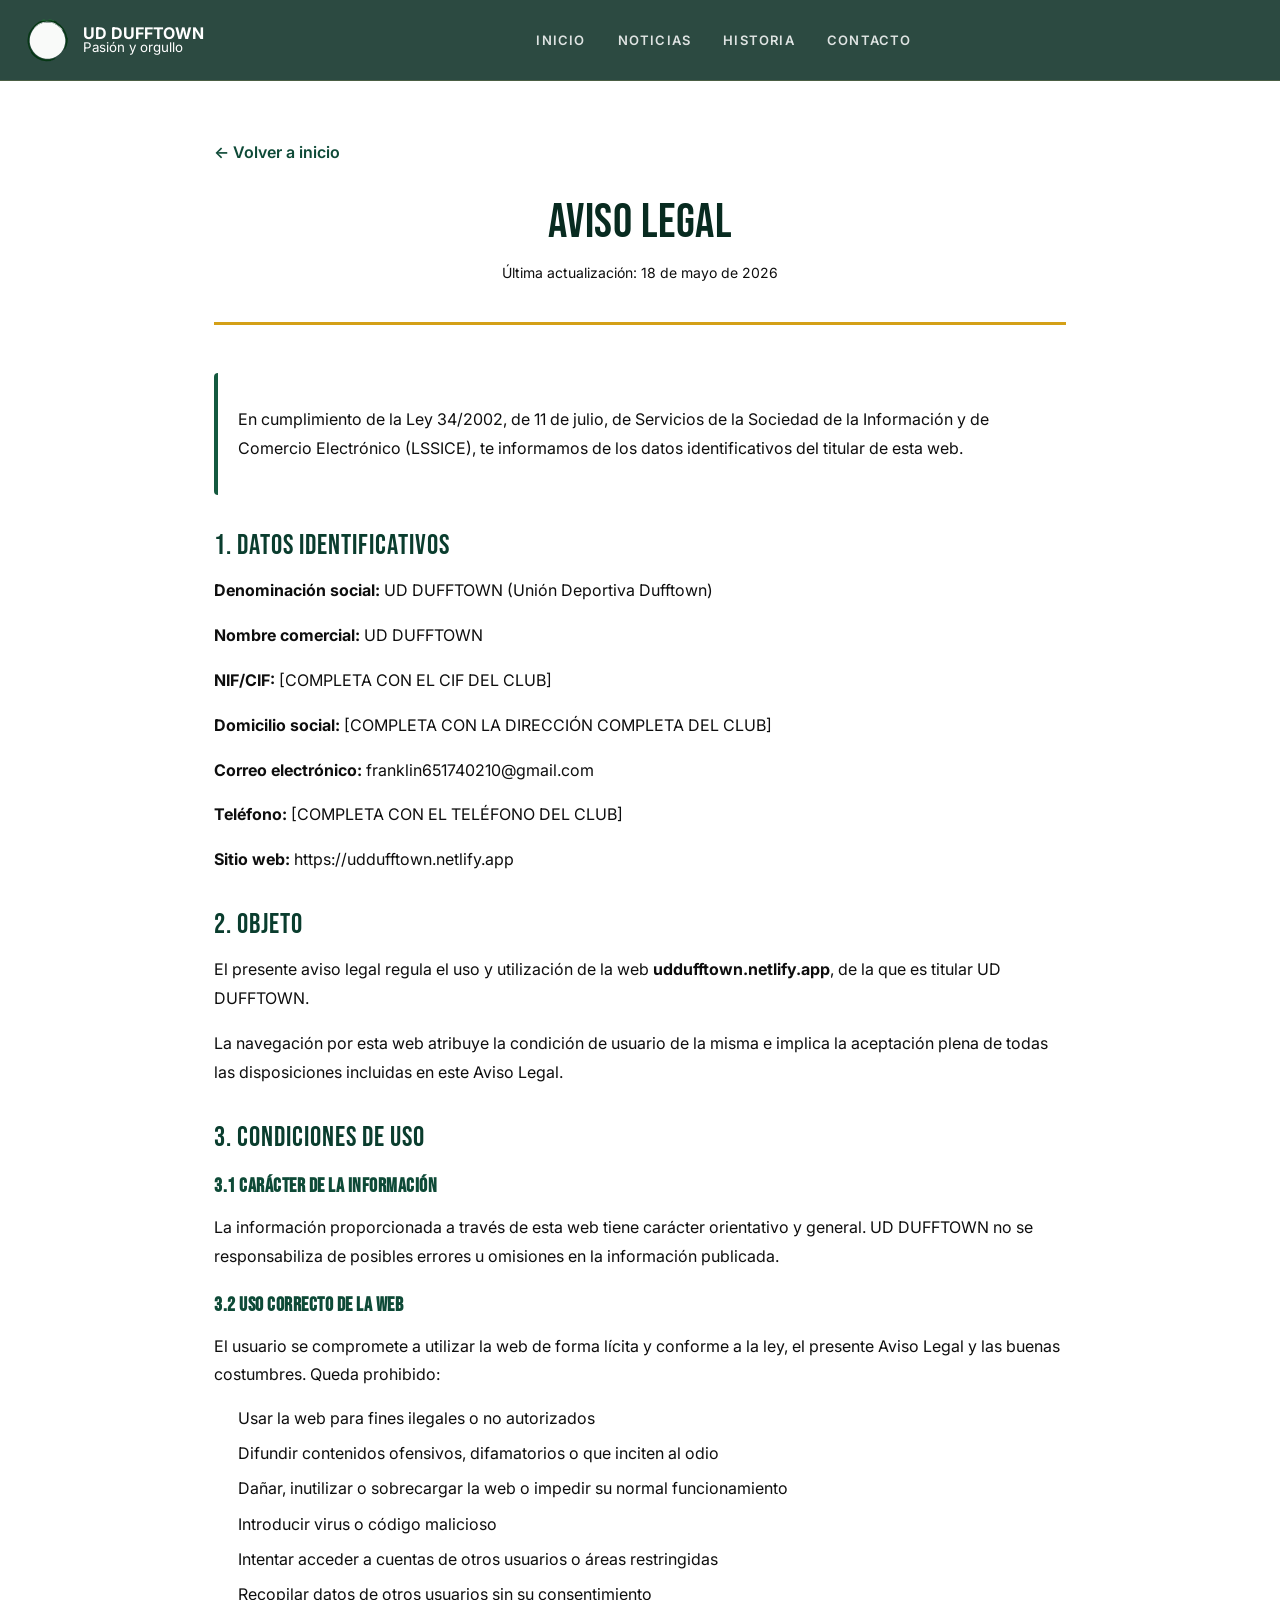
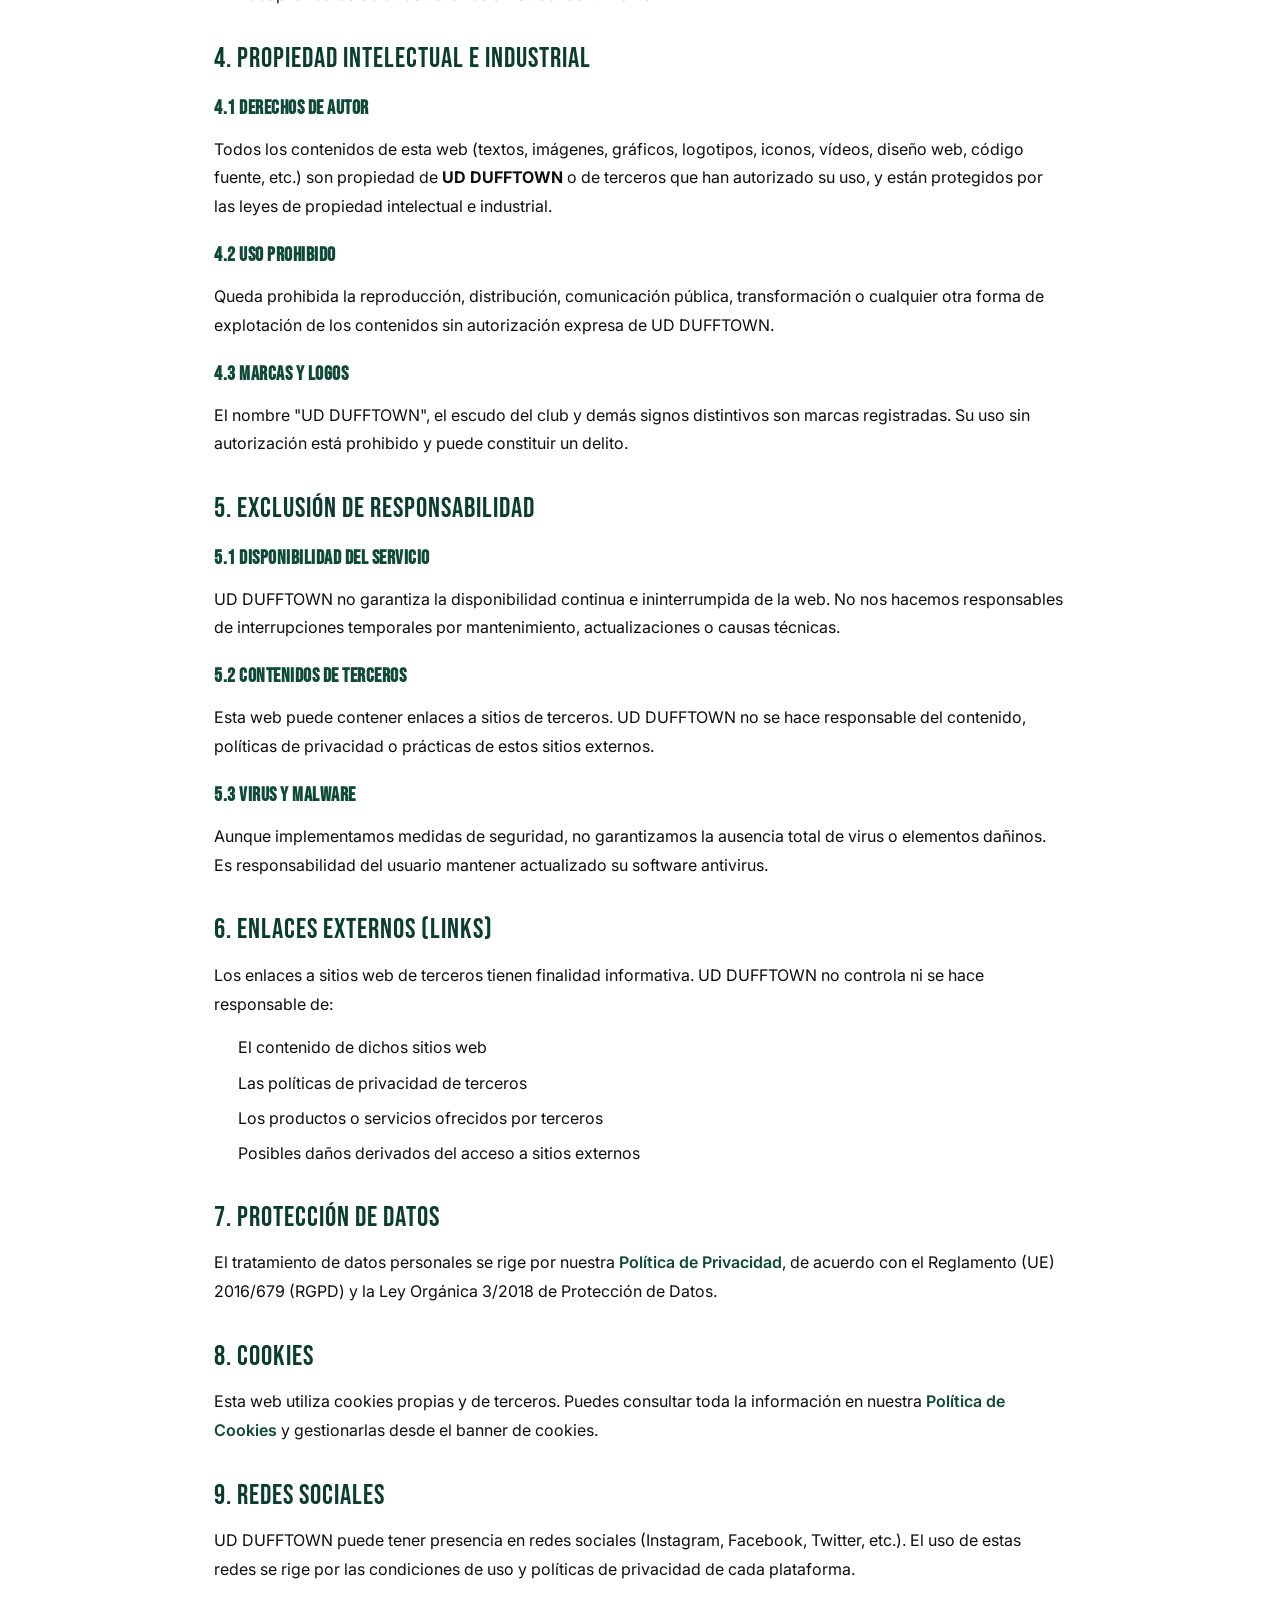
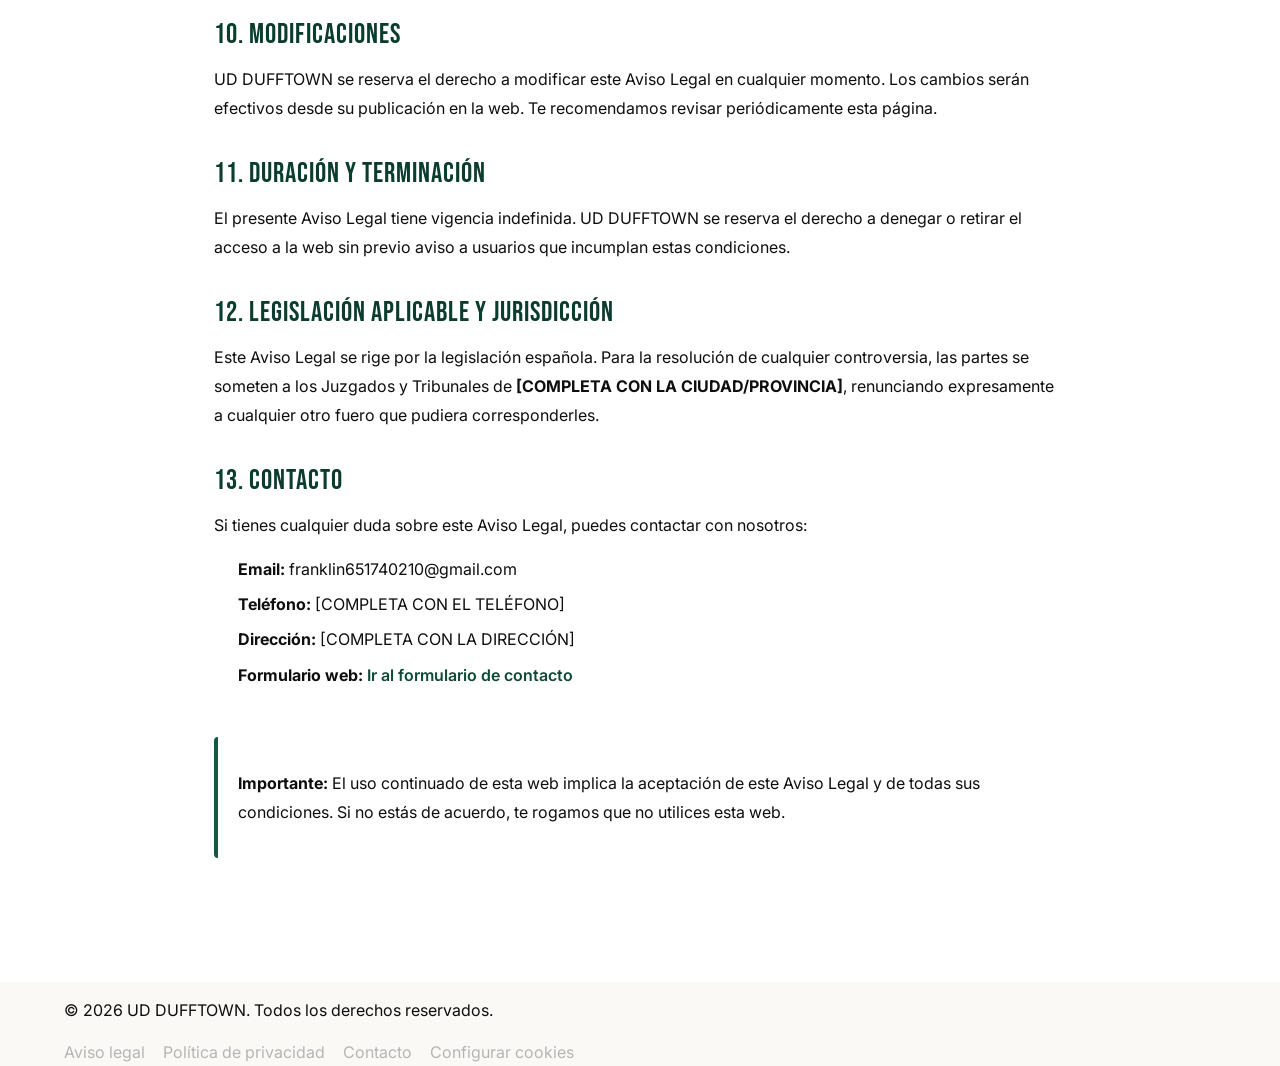
<file: ud-dufftown/aviso-legal.html>
<!DOCTYPE html>
<html lang="es">
<head>
<meta charset="UTF-8" />
<meta name="viewport" content="width=device-width, initial-scale=1.0" />
<meta name="description" content="Aviso Legal - UD DUFFTOWN" />
<title>Aviso Legal — UD DUFFTOWN</title>

<!-- FAVICON -->
<link rel="icon" type="image/x-icon" href="images/favicon.ico">
<link rel="icon" type="image/png" sizes="16x16" href="images/favicon-16x16.png">
<link rel="icon" type="image/png" sizes="32x32" href="images/favicon-32x32.png">
<link rel="apple-touch-icon" sizes="180x180" href="images/apple-touch-icon.png">
<link rel="icon" type="image/png" sizes="192x192" href="images/android-chrome-192x192.png">
<link rel="icon" type="image/png" sizes="512x512" href="images/android-chrome-512x512.png">

<link rel="preconnect" href="https://fonts.googleapis.com">
<link rel="preconnect" href="https://fonts.gstatic.com" crossorigin>
<link href="https://fonts.googleapis.com/css2?family=Bebas+Neue&family=Inter:wght@300;400;500;600;700;800;900&display=swap" rel="stylesheet">
<link rel="stylesheet" href="styles.css" />
<style>
.legal-page {
  background: var(--white);
  min-height: 100vh;
  padding-top: 80px;
}
.legal-container {
  max-width: 900px;
  margin: 0 auto;
  padding: 60px 24px 100px;
}
.legal-header {
  text-align: center;
  margin-bottom: 48px;
  padding-bottom: 24px;
  border-bottom: 3px solid var(--gold-400);
}
.legal-header h1 {
  font-size: 48px;
  color: var(--green-900);
  margin-bottom: 12px;
}
.legal-header p {
  color: var(--gray-600);
  font-size: 14px;
}
.legal-content h2 {
  font-size: 28px;
  color: var(--green-800);
  margin: 36px 0 16px;
  font-family: 'Bebas Neue', sans-serif;
  letter-spacing: 1px;
}
.legal-content h3 {
  font-size: 20px;
  color: var(--green-700);
  margin: 24px 0 12px;
  font-weight: 700;
}
.legal-content p {
  margin-bottom: 16px;
  line-height: 1.8;
  color: var(--gray-700);
}
.legal-content ul {
  margin: 16px 0;
  padding-left: 24px;
}
.legal-content li {
  margin-bottom: 8px;
  line-height: 1.7;
  color: var(--gray-700);
}
.legal-back {
  display: inline-block;
  margin-bottom: 32px;
  color: var(--green-700);
  text-decoration: none;
  font-weight: 600;
  transition: color 0.3s;
}
.legal-back:hover {
  color: var(--gold-500);
}
.legal-highlight {
  background: var(--green-50);
  border-left: 4px solid var(--green-600);
  padding: 16px 20px;
  margin: 24px 0;
  border-radius: 4px;
}
</style>
</head>
<body>

<!-- HEADER -->
<header class="site-header" id="siteHeader">
  <div class="container header-inner">
    <a href="index.html" class="brand">
      <div class="brand-logo" aria-hidden="true">
        <svg xmlns="http://www.w3.org/2000/svg" viewBox="0 0 500 500"><style>.a{opacity:1;fill:#f9faf9}.b{opacity:1;fill:#063714}.c{opacity:.98;fill:#267837}</style><path fill-rule="evenodd" class="a" d="m233 49l51 1 33 9 22 10 44 32 20 22 10 16-4 2-2-2-20-27-23-21-26-17-36-14-15-4-16-2-38-1zm-125 63l19-20 27-19 46-19 24-4h4l1 4-5 1-7 1-10 2-22 6-31 15-24 17-20 19zm164-54l16 2 14 4 21 7 33 19 34 31 14 19 23 43 11 47 1 10v23l-1 6v8l-11 44-13 28-19 28-25 25-28 19-34 15-37 8h-41l-37-8-36-16-32-23-24-26-24-40-11-32-5-32 1-35v-5l4-22 11-32 17-31 16-21 19-19 23-17 22-12 33-11 10-2 9-2z"/><path fill-rule="evenodd" class="b" d="m187 40l21-4 42 2 10-4h32l28 8-1-5 29 13-1 6 39 26 38 43 26 52 10 45 6-2v58l-3-6-2-46v50l-4 22-9 23-5 2v8l-8 11h-8l2-7 4-9 8-26 4-18 1-9 1-4v-27l-1-9-3-21-9-34-21-39-10-16-20-22-44-32-22-10-33-9-51-1h-5l-4 1-24 4-46 19-27 19-19 20-4 4-3 4-7 9-7 10-16 29-2 5-6 16-8 35-2 15v33l8 36 12 34 23 36 27 28 26 18 14 9 20 7 18 6 29 6h40l32-6 28-10 3 2-2 8-26 13-20 4 6 4-51 4h-5l-50-9-45-20-33-24-21-21-15-21h4l1-3-24-43-13-50-2-32 7-52 6-20 14-27 26-38 27-28 35-27 2-2z"/><path class="c" d="m180 37l19-7 27-4-7 5 30 3 14-4h15l-9-2 4-2 19 2 27 9 1 5-28-8h-32l-10 4-42-2-21 4 13-6-20 5z"/></svg>
      </div>
      <span class="brand-text">
        <strong>UD DUFFTOWN</strong>
        <small>Pasión y orgullo</small>
      </span>
    </a>
    <nav class="main-nav" id="mainNav">
      <a href="index.html#inicio">Inicio</a>
      <a href="index.html#noticias">Noticias</a>
      <a href="index.html#historia">Historia</a>
      <a href="index.html#contacto">Contacto</a>
    </nav>
    <button class="menu-toggle" id="menuToggle" aria-label="Menú">
      <span></span><span></span><span></span>
    </button>
  </div>
</header>

<div class="menu-backdrop" id="menuBackdrop"></div>

<!-- CONTENIDO LEGAL -->
<main class="legal-page">
  <div class="legal-container">
    <a href="index.html" class="legal-back">← Volver a inicio</a>
    
    <div class="legal-header">
      <h1>Aviso Legal</h1>
      <p>Última actualización: 18 de mayo de 2026</p>
    </div>

    <div class="legal-content">
      
      <div class="legal-highlight">
        <p>En cumplimiento de la Ley 34/2002, de 11 de julio, de Servicios de la Sociedad de la Información y de Comercio Electrónico (LSSICE), te informamos de los datos identificativos del titular de esta web.</p>
      </div>

      <h2>1. Datos identificativos</h2>
      <p><strong>Denominación social:</strong> UD DUFFTOWN (Unión Deportiva Dufftown)</p>
      <p><strong>Nombre comercial:</strong> UD DUFFTOWN</p>
      <p><strong>NIF/CIF:</strong> [COMPLETA CON EL CIF DEL CLUB]</p>
      <p><strong>Domicilio social:</strong> [COMPLETA CON LA DIRECCIÓN COMPLETA DEL CLUB]</p>
      <p><strong>Correo electrónico:</strong> franklin651740210@gmail.com</p>
      <p><strong>Teléfono:</strong> [COMPLETA CON EL TELÉFONO DEL CLUB]</p>
      <p><strong>Sitio web:</strong> https://uddufftown.netlify.app</p>

      <h2>2. Objeto</h2>
      <p>El presente aviso legal regula el uso y utilización de la web <strong>uddufftown.netlify.app</strong>, de la que es titular UD DUFFTOWN.</p>
      <p>La navegación por esta web atribuye la condición de usuario de la misma e implica la aceptación plena de todas las disposiciones incluidas en este Aviso Legal.</p>

      <h2>3. Condiciones de uso</h2>
      
      <h3>3.1 Carácter de la información</h3>
      <p>La información proporcionada a través de esta web tiene carácter orientativo y general. UD DUFFTOWN no se responsabiliza de posibles errores u omisiones en la información publicada.</p>

      <h3>3.2 Uso correcto de la web</h3>
      <p>El usuario se compromete a utilizar la web de forma lícita y conforme a la ley, el presente Aviso Legal y las buenas costumbres. Queda prohibido:</p>
      <ul>
        <li>Usar la web para fines ilegales o no autorizados</li>
        <li>Difundir contenidos ofensivos, difamatorios o que inciten al odio</li>
        <li>Dañar, inutilizar o sobrecargar la web o impedir su normal funcionamiento</li>
        <li>Introducir virus o código malicioso</li>
        <li>Intentar acceder a cuentas de otros usuarios o áreas restringidas</li>
        <li>Recopilar datos de otros usuarios sin su consentimiento</li>
      </ul>

      <h2>4. Propiedad intelectual e industrial</h2>
      
      <h3>4.1 Derechos de autor</h3>
      <p>Todos los contenidos de esta web (textos, imágenes, gráficos, logotipos, iconos, vídeos, diseño web, código fuente, etc.) son propiedad de <strong>UD DUFFTOWN</strong> o de terceros que han autorizado su uso, y están protegidos por las leyes de propiedad intelectual e industrial.</p>

      <h3>4.2 Uso prohibido</h3>
      <p>Queda prohibida la reproducción, distribución, comunicación pública, transformación o cualquier otra forma de explotación de los contenidos sin autorización expresa de UD DUFFTOWN.</p>

      <h3>4.3 Marcas y logos</h3>
      <p>El nombre "UD DUFFTOWN", el escudo del club y demás signos distintivos son marcas registradas. Su uso sin autorización está prohibido y puede constituir un delito.</p>

      <h2>5. Exclusión de responsabilidad</h2>

      <h3>5.1 Disponibilidad del servicio</h3>
      <p>UD DUFFTOWN no garantiza la disponibilidad continua e ininterrumpida de la web. No nos hacemos responsables de interrupciones temporales por mantenimiento, actualizaciones o causas técnicas.</p>

      <h3>5.2 Contenidos de terceros</h3>
      <p>Esta web puede contener enlaces a sitios de terceros. UD DUFFTOWN no se hace responsable del contenido, políticas de privacidad o prácticas de estos sitios externos.</p>

      <h3>5.3 Virus y malware</h3>
      <p>Aunque implementamos medidas de seguridad, no garantizamos la ausencia total de virus o elementos dañinos. Es responsabilidad del usuario mantener actualizado su software antivirus.</p>

      <h2>6. Enlaces externos (Links)</h2>
      <p>Los enlaces a sitios web de terceros tienen finalidad informativa. UD DUFFTOWN no controla ni se hace responsable de:</p>
      <ul>
        <li>El contenido de dichos sitios web</li>
        <li>Las políticas de privacidad de terceros</li>
        <li>Los productos o servicios ofrecidos por terceros</li>
        <li>Posibles daños derivados del acceso a sitios externos</li>
      </ul>

      <h2>7. Protección de datos</h2>
      <p>El tratamiento de datos personales se rige por nuestra <a href="politica-privacidad.html" style="color: var(--green-700); font-weight: 600;">Política de Privacidad</a>, de acuerdo con el Reglamento (UE) 2016/679 (RGPD) y la Ley Orgánica 3/2018 de Protección de Datos.</p>

      <h2>8. Cookies</h2>
      <p>Esta web utiliza cookies propias y de terceros. Puedes consultar toda la información en nuestra <a href="politica-privacidad.html#cookies" style="color: var(--green-700); font-weight: 600;">Política de Cookies</a> y gestionarlas desde el banner de cookies.</p>

      <h2>9. Redes sociales</h2>
      <p>UD DUFFTOWN puede tener presencia en redes sociales (Instagram, Facebook, Twitter, etc.). El uso de estas redes se rige por las condiciones de uso y políticas de privacidad de cada plataforma.</p>

      <h2>10. Modificaciones</h2>
      <p>UD DUFFTOWN se reserva el derecho a modificar este Aviso Legal en cualquier momento. Los cambios serán efectivos desde su publicación en la web. Te recomendamos revisar periódicamente esta página.</p>

      <h2>11. Duración y terminación</h2>
      <p>El presente Aviso Legal tiene vigencia indefinida. UD DUFFTOWN se reserva el derecho a denegar o retirar el acceso a la web sin previo aviso a usuarios que incumplan estas condiciones.</p>

      <h2>12. Legislación aplicable y jurisdicción</h2>
      <p>Este Aviso Legal se rige por la legislación española. Para la resolución de cualquier controversia, las partes se someten a los Juzgados y Tribunales de <strong>[COMPLETA CON LA CIUDAD/PROVINCIA]</strong>, renunciando expresamente a cualquier otro fuero que pudiera corresponderles.</p>

      <h2>13. Contacto</h2>
      <p>Si tienes cualquier duda sobre este Aviso Legal, puedes contactar con nosotros:</p>
      <ul>
        <li><strong>Email:</strong> franklin651740210@gmail.com</li>
        <li><strong>Teléfono:</strong> [COMPLETA CON EL TELÉFONO]</li>
        <li><strong>Dirección:</strong> [COMPLETA CON LA DIRECCIÓN]</li>
        <li><strong>Formulario web:</strong> <a href="index.html#contacto" style="color: var(--green-700); font-weight: 600;">Ir al formulario de contacto</a></li>
      </ul>

      <div class="legal-highlight" style="margin-top: 48px;">
        <p><strong>Importante:</strong> El uso continuado de esta web implica la aceptación de este Aviso Legal y de todas sus condiciones. Si no estás de acuerdo, te rogamos que no utilices esta web.</p>
      </div>

    </div>
  </div>
</main>

<!-- FOOTER -->
<footer class="footer">
  <div class="container footer-content">
    <p>&copy; 2026 UD DUFFTOWN. Todos los derechos reservados.</p>
    <ul class="footer-legal">
      <li><a href="aviso-legal.html">Aviso legal</a></li>
      <li><a href="politica-privacidad.html">Política de privacidad</a></li>
      <li><a href="index.html#contacto">Contacto</a></li>
      <li><a href="#" id="cookieSettings">Configurar cookies</a></li>
    </ul>
  </div>
</footer>

<script src="script.js"></script>
</body>
</html>
</file>
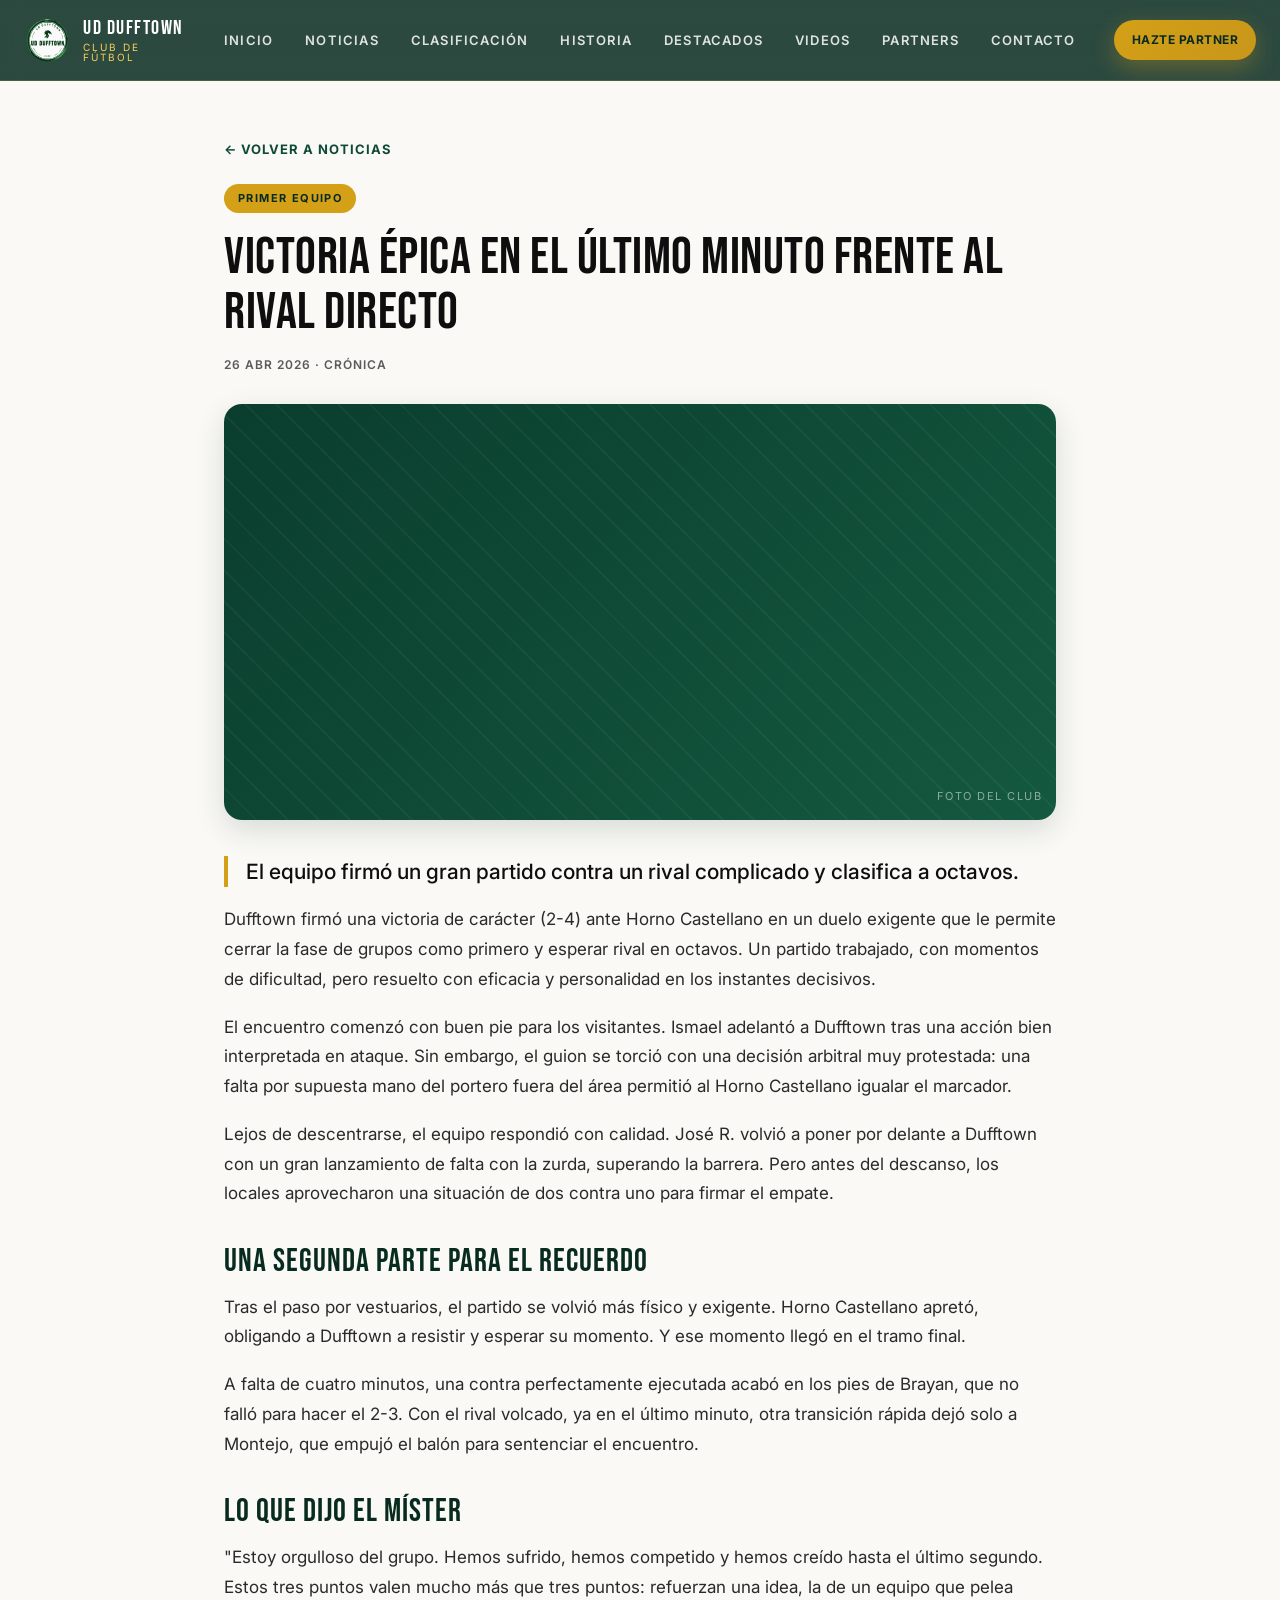
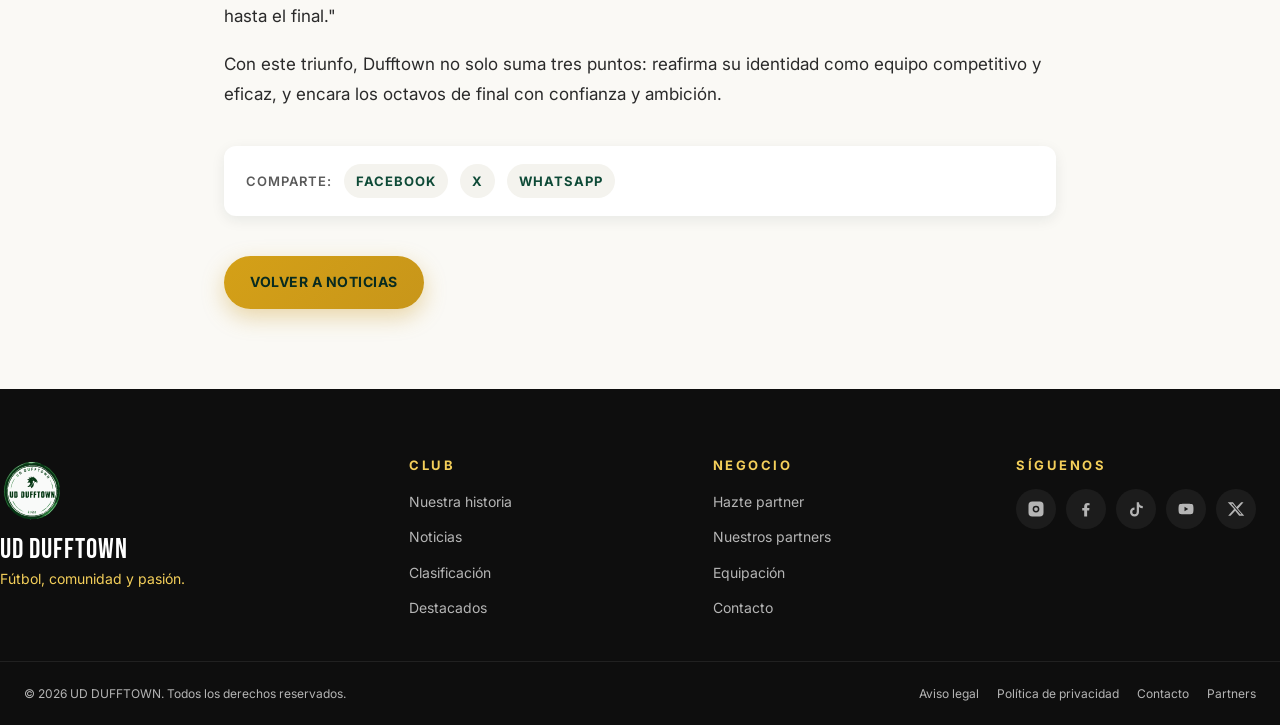
<file: ud-dufftown/noticia-1.html>
<!DOCTYPE html>
  <html lang="es">
  <head>
  <meta charset="UTF-8" />
  <meta name="viewport" content="width=device-width, initial-scale=1.0" />
  <meta name="description" content="Victoria épica en el último minuto frente al rival directo — UD DUFFTOWN" />
  <title>Victoria épica en el último minuto frente al rival directo — UD DUFFTOWN</title>
  <link rel="preconnect" href="https://fonts.googleapis.com">
  <link rel="preconnect" href="https://fonts.gstatic.com" crossorigin>
  <link href="https://fonts.googleapis.com/css2?family=Bebas+Neue&family=Inter:wght@300;400;500;600;700;800;900&display=swap" rel="stylesheet">
  <link rel="stylesheet" href="styles.css" />
  </head>
  <body>

  <header class="site-header" id="siteHeader">
  <div class="container header-inner">
    <a href="index.html#inicio" class="brand">
      <div class="brand-logo" aria-hidden="true">
       

        <svg xmlns="http://www.w3.org/2000/svg" viewBox="0 0 500 500" ><style>.a{opacity:1;fill:#f9faf9}.b{opacity:1;fill:#063714}.c{opacity:.98;fill:#267837}.d{opacity:1;fill:#e1f7e4}.e{opacity:1;fill:#8cc797}</style><path fill-rule="evenodd" class="a" d="m233 49l51 1 33 9 22 10 44 32 20 22 10 16-4 2-2-2-20-27-23-21-26-17-36-14-15-4-16-2-38-1zm-125 63l19-20 27-19 46-19 24-4h4l1 4-5 1-7 1-10 2-22 6-31 15-24 17-20 19zm164-54l16 2 14 4 21 7 33 19 34 31 14 19 23 43 11 47 1 10v23l-1 6v8l-11 44-13 28-19 28-25 25-28 19-34 15-37 8h-41l-37-8-36-16-32-23-24-26-24-40-11-32-5-32 1-35v-5l4-22 11-32 17-31 16-21 19-19 23-17 22-12 33-11 10-2 9-2zm-171 62l3-4 3 3-2 2zm-14 19l7-10 3 2-7 10zm-18 34l2-5 4 1-2 5zm-14 51l8-35h4l-8 35zm384-11l4-1 3 21-4 1-1-5zm-378 95l-8-36v-33h4l1 36 7 33zm382-64l4-2v22h-5v-4zm-2 31l1-3h4v1l-1 9-4-1zm-12 51l8-26h4l-8 26zm-12 24l8-16 4 1-2 7-6 9zm-142 97l43-11 40-21 37-33 2 3-24 25-43 26-28 10-32 6h-40l-29-6v-4l27 5zm-126-23l2-4 32 16v4l-20-7z"/><path fill-rule="evenodd" class="b" d="m187 40l21-4 42 2 10-4h32l28 8-1-5 29 13-1 6 39 26 38 43 26 52 10 45 6-2v58l-3-6-2-46v50l-4 22-9 23-5 2v8l-8 11h-8l2-7 4-9 8-26 4-18 1-9 1-4v-27l-1-9-3-21-9-34-21-39-10-16-20-22-44-32-22-10-33-9-51-1h-5l-4 1-24 4-46 19-27 19-19 20-4 4-3 4-7 9-7 10-16 29-2 5-6 16-8 35-2 15v33l8 36 12 34 23 36 27 28 26 18 14 9 20 7 18 6 29 6h40l32-6 28-10 3 2-2 8-26 13-20 4 6 4-51 4h-5l-50-9-45-20-33-24-21-21-15-21h4l1-3-24-43-13-50-2-32 7-52 6-20 14-27 26-38 27-28 35-27 2-2zm-10-2l3-1v2l-3 1zm47 17l5-1h3v4h-6zm48 3l-1-4 16 2 1 4zm-65 0l10-2v4l-10 2zm95 6v-4l36 14 26 17 23 21 20 27-3 1-14-19-34-31-33-19zm-243 163h3v5l-3 1zm380 13l-1-10h3l1 4v6zm0 23v-4l3 1v10l-1 5v2h-3v-8zm-211 184l-1-3h6l-1 3z"/><path class="c" d="m180 37l19-7 27-4-7 5 30 3 14-4h15l-9-2 4-2 19 2 27 9 1 5-28-8h-32l-10 4-42-2-21 4 13-6-20 5zm-148 201l2-24 12-46 13-28 16-25 16-20 26-24 28-19 32-14v2l-35 17-36 27-29 33-20 34 1 4 13-25 25-32 26-24 30-18-35 27-27 28-26 38-14 27-6 20-7 52 2 32 13 50 24 43-1 3h-4l-13-19-15-34-9-36-2-23v-4-10-1zm434-18l-6 2-10-45-26-52-38-43-39-26 1-6 38 24 41 45 23 41 11 32zm-233-167l38 1 1 4h-40v-4zm-16 3l7-1 2 3-9 2zm71 4l-1-4 15 4v4zm-178 55l20-19 24-17 31-15 22-6v4l-33 11-22 12-23 17-19 19-16 21-17 31-11 32-4 22h-3v-3l8-35 6-15 2-5 15-28 7-10 8-10 2-2zm294 25l3-1 2 2 16 28 14 44 2 16v1h-3l-11-47zm-347 99l2-9v3l3-1-1 35 5 32 11 32 24 40 24 26 32 23 36 16 37 8h-3l1 3-27-5-18-6-32-16-29-21-25-27-16-25-16-39-7-33zm382 20v-19h3l1 4-1 16zm22 17l2-4 3 6-7 36-11 30-15 27-21 28-27 26-28 19-27 13-39 10-6-4 20-4 26-13 2-8-3-2 43-26 24-25 12-13 12-21 6-9h8l8-11v-8l5-2 9-23zm-228 168h38l37-8 34-15 28-19 25-25 19-28 13-28 11-44h3v4l-4 19-8 26-4 8-8 16-22 32-37 33-40 21-43 11h-43z"/><path class="d" d="m228 50v-1h5v4l-1 1h-3zm-124 66l4-4 2 3-3 4zm-10 13l7-9 4 1-8 10zm-23 39l16-29 3 2-15 28zm338-27l4-2 21 39 9 34-4 1-14-44zm-346 48l6-16 4 1-6 15zm-10 50l2-15h4v3 3l-2 9zm389-5l4-1 1 9-4 2-1-4zm-411 30v-4h1v4zm411 6v-6h5v5l-1 3h-4zm-5 30l4-19 4 1-4 18zm-288 124l-26-18-27-28-23-36-12-34h4l16 39 16 25 25 27 29 21zm276-90l4-8h4l-4 9zm-30 48l22-32 4 1-12 21-12 13zm-212 58v-4l18 6v4z"/><path class="e" d="m226 26l9-2h34l4 2-4 2 9 2h-15l-14 4-30-3zm-46 13l20-5-13 6-33 14-1 1-1 1-30 18-26 24-25 32-13 25-1-4 20-34 29-33 36-27 35-17zm44 11l4-1v1zm237 226v-50l2 46zm-20-46v-1l1 5zm-410 19v-11h1v11zm0 11v-10h1v10zm415 12l1-3-1 4zm-5 3l1-5v2zm-206 197v-1h5v1z"/><path class="a" d="m241 209l12-13 5-17-3-7 9-3 5 3 1 4-7 9-4 4-9 15-8 6z"/><path class="b" d="m252 82l-3 1 1 7-5 1v-22h13v4h-9v5h4zm19 4l2-15h6l-1 4-2 5 6 1v3l-7 2zm29 4l2-9-4-1v-4l14 4-1 4-5-1-3 9zm-108-10h7l4 4 2 11-3 4-10 3-6-16v-4zm134 9l8 1 4 6-7 14h-8l-4-4v-9zm-172 10h7l7 9v7l-10 7-11-16zm197 16l7-6 4 1-4 12 1 5-8 2 3-9 2-4-4 3-8 4 2-9zm-209 14l-10-11 1-3 12 12zm219-9l5-4 4 1-7 6zm-235 7l-2-3 3-1zm260 9l2 4-15 12-2-4 4-12-8 7-3-3 14-12 3 1v4l-4 11zm-153 79l-8 3-12-2 14-8 9-15v-5l-4-4-19 2 14-18-16-5 13-6 11 2-12-11 1-2 10-1 13 4-8-12 22 8-5-10 26 21 11 17-3 16-2 1-1-7-5-4h-7l-11 7-1-1 7-9-1-4-5-3-9 3 3 7-5 17-12 13zm26-26l4-1 1 2v10l-3 13-12 13-9 3 6-13-11 3h-3l2-3 8-6 8-6zm69 63h12l7 6 1 35-4 8-6 2-12-1-5-6v-37zm-244 50l-8-7v-42h10l1 40h5v-40h11v41l-5 8-11 1zm27-49h20l5 3 2 38-7 8h-20zm63 0h11l6 7v35l-7 7h-19l2-49zm44 0h8v42l-9 8-12-1-5-4-1-45h11l1 40 5-2v-22zm17 0h21v9h-11v10h10v9l-10 1v20h-10zm28 20l1-20h4 16v9h-10v10h9v10h-9v20h-11zm51-20v9h-6l-1 40h-11l1-40h-7l1-9zm58 36l-2 13h-10l-6-43v-6h4 5l1 7 1 12 1 8 1-5 2-15 1-7h8l1 9 1 4v6l1 3 1 3v-5l1-4 1-16h4 5v3 4l-1 4-5 38h-10l-2-13-1-11zm37 13h-9v-48l10-1 5 17 2 5v-19-3l8 1v48h-9l-4-16-3-6zm-152 103l6 3v5l-5 6h5v4h-11l1-5 7-6-1-4-7 3zm16 1l7 1-1 7-2-2-3-4zm-34 13l3 1 1-8h3l-2 10-6 1-2-3z"/><path class="c" d="m153 54h1v1h-1zm-1 1h1v1h-1zm73 16h5l1 5 1 14-3 3h-9l-5-14v-6h4l2 15 6 1zm53 4l1-4 7 3zm-26 7l1-4h4v4zm23 4l-1 6h-4l1-6zm28 6l-2 7-4-1 3-8zm43 22l7-12 2 3-4 10zm12 8l3-2 2 3-4 4zm-232 5l1-4 10 10 5-4 3-2 1 5-5 5h-6zm-16 31l1-1 3 1v1l-2 2-16 30-8 32-2-6 10-34zm280 7l2-1 18 39 5 30-3-1-10-43zm-131 24l4-4 1 1-1 2zm-43 80l-1-16h3zm201-16h9l-1 49v-48zm-1 3l1-3v3zm-254 146l-34-27-22-29-8-17 3-1 24 39 18 18 20 14zm207-28l23-30 6-14h3l-10 21-20 25zm-7 10l-23 19-21 9 41-29zm-198 19l1-2 8 4-2 2zm56 8l-2-4 3-2 8 4-6 9 6 2-1 3-11-1 5-7 3-6-3-1zm16 9l1-14h7l2 6h-3l-2-4-3 2 1 9zm37-9l-4-1 4-4 1 2zm2 2l2-1 2 2-4 5h5v4h-10l-1-3z"/><path fill-rule="evenodd" class="d" d="m352 119l4-3-2 4zm34 17l-9 8 4-11zm-153 79l8-6 1 1-8 6zm132 57l-1-12h5l-2 15zm7 17l2-11 1 11zm-152 122l2-3 3 1-3 6zm19 8l-1-9 3-2 2 4-1 8zm34-8l1-3 3 4-2 1z"/><path fill-rule="evenodd" class="e" d="m111 157l6-5-3 6zm-1 0h1v1h-1zm280 8v-3l2 2zm-302 58l-1 8h-3l2-14zm327 47l1-14h1v19zm-48 5l-1 5-1-8zm42 27v-22l3 6zm32 40h3v3l-10 20-25 34-25 24-31 20-8 1 25-15 33-31 28-34zm-82 41l10-9 2 2-9 8zm-197 19l1-3 2 2-1 2zm9 5l2-2 9 4-1 3z"/><path class="a" d="m194 83l4 1 3 11-7 1-3-8v-4zm133 10h5l2 6-4 7h-6l-2-5zm-172 10l7 3 2 8-3 2-4-2-5-8zm-33 159l5 1v29l-5 1zm58 22v8l-5 1v-31h4l1 4z"/><path class="d" d="m280 172l5 2v3l-4-1zm53 89l4 1v30l-6-1z"/><path class="e" d="m253 160l8 2-9 1z"/></svg>
      </div>
      <div class="brand-text">
        <span class="brand-name">UD DUFFTOWN</span>
        <span class="brand-tag">Club de Fútbol</span>
      </div>
    </a>

    <nav class="main-nav" id="mainNav" aria-label="Menú principal">
      <div class="mobile-menu-head">
        <div class="mm-logo" aria-hidden="true">
         
          
        <svg xmlns="http://www.w3.org/2000/svg" viewBox="0 0 500 500" ><style>.a{opacity:1;fill:#f9faf9}.b{opacity:1;fill:#063714}.c{opacity:.98;fill:#267837}.d{opacity:1;fill:#e1f7e4}.e{opacity:1;fill:#8cc797}</style><path fill-rule="evenodd" class="a" d="m233 49l51 1 33 9 22 10 44 32 20 22 10 16-4 2-2-2-20-27-23-21-26-17-36-14-15-4-16-2-38-1zm-125 63l19-20 27-19 46-19 24-4h4l1 4-5 1-7 1-10 2-22 6-31 15-24 17-20 19zm164-54l16 2 14 4 21 7 33 19 34 31 14 19 23 43 11 47 1 10v23l-1 6v8l-11 44-13 28-19 28-25 25-28 19-34 15-37 8h-41l-37-8-36-16-32-23-24-26-24-40-11-32-5-32 1-35v-5l4-22 11-32 17-31 16-21 19-19 23-17 22-12 33-11 10-2 9-2zm-171 62l3-4 3 3-2 2zm-14 19l7-10 3 2-7 10zm-18 34l2-5 4 1-2 5zm-14 51l8-35h4l-8 35zm384-11l4-1 3 21-4 1-1-5zm-378 95l-8-36v-33h4l1 36 7 33zm382-64l4-2v22h-5v-4zm-2 31l1-3h4v1l-1 9-4-1zm-12 51l8-26h4l-8 26zm-12 24l8-16 4 1-2 7-6 9zm-142 97l43-11 40-21 37-33 2 3-24 25-43 26-28 10-32 6h-40l-29-6v-4l27 5zm-126-23l2-4 32 16v4l-20-7z"/><path fill-rule="evenodd" class="b" d="m187 40l21-4 42 2 10-4h32l28 8-1-5 29 13-1 6 39 26 38 43 26 52 10 45 6-2v58l-3-6-2-46v50l-4 22-9 23-5 2v8l-8 11h-8l2-7 4-9 8-26 4-18 1-9 1-4v-27l-1-9-3-21-9-34-21-39-10-16-20-22-44-32-22-10-33-9-51-1h-5l-4 1-24 4-46 19-27 19-19 20-4 4-3 4-7 9-7 10-16 29-2 5-6 16-8 35-2 15v33l8 36 12 34 23 36 27 28 26 18 14 9 20 7 18 6 29 6h40l32-6 28-10 3 2-2 8-26 13-20 4 6 4-51 4h-5l-50-9-45-20-33-24-21-21-15-21h4l1-3-24-43-13-50-2-32 7-52 6-20 14-27 26-38 27-28 35-27 2-2zm-10-2l3-1v2l-3 1zm47 17l5-1h3v4h-6zm48 3l-1-4 16 2 1 4zm-65 0l10-2v4l-10 2zm95 6v-4l36 14 26 17 23 21 20 27-3 1-14-19-34-31-33-19zm-243 163h3v5l-3 1zm380 13l-1-10h3l1 4v6zm0 23v-4l3 1v10l-1 5v2h-3v-8zm-211 184l-1-3h6l-1 3z"/><path class="c" d="m180 37l19-7 27-4-7 5 30 3 14-4h15l-9-2 4-2 19 2 27 9 1 5-28-8h-32l-10 4-42-2-21 4 13-6-20 5zm-148 201l2-24 12-46 13-28 16-25 16-20 26-24 28-19 32-14v2l-35 17-36 27-29 33-20 34 1 4 13-25 25-32 26-24 30-18-35 27-27 28-26 38-14 27-6 20-7 52 2 32 13 50 24 43-1 3h-4l-13-19-15-34-9-36-2-23v-4-10-1zm434-18l-6 2-10-45-26-52-38-43-39-26 1-6 38 24 41 45 23 41 11 32zm-233-167l38 1 1 4h-40v-4zm-16 3l7-1 2 3-9 2zm71 4l-1-4 15 4v4zm-178 55l20-19 24-17 31-15 22-6v4l-33 11-22 12-23 17-19 19-16 21-17 31-11 32-4 22h-3v-3l8-35 6-15 2-5 15-28 7-10 8-10 2-2zm294 25l3-1 2 2 16 28 14 44 2 16v1h-3l-11-47zm-347 99l2-9v3l3-1-1 35 5 32 11 32 24 40 24 26 32 23 36 16 37 8h-3l1 3-27-5-18-6-32-16-29-21-25-27-16-25-16-39-7-33zm382 20v-19h3l1 4-1 16zm22 17l2-4 3 6-7 36-11 30-15 27-21 28-27 26-28 19-27 13-39 10-6-4 20-4 26-13 2-8-3-2 43-26 24-25 12-13 12-21 6-9h8l8-11v-8l5-2 9-23zm-228 168h38l37-8 34-15 28-19 25-25 19-28 13-28 11-44h3v4l-4 19-8 26-4 8-8 16-22 32-37 33-40 21-43 11h-43z"/><path class="d" d="m228 50v-1h5v4l-1 1h-3zm-124 66l4-4 2 3-3 4zm-10 13l7-9 4 1-8 10zm-23 39l16-29 3 2-15 28zm338-27l4-2 21 39 9 34-4 1-14-44zm-346 48l6-16 4 1-6 15zm-10 50l2-15h4v3 3l-2 9zm389-5l4-1 1 9-4 2-1-4zm-411 30v-4h1v4zm411 6v-6h5v5l-1 3h-4zm-5 30l4-19 4 1-4 18zm-288 124l-26-18-27-28-23-36-12-34h4l16 39 16 25 25 27 29 21zm276-90l4-8h4l-4 9zm-30 48l22-32 4 1-12 21-12 13zm-212 58v-4l18 6v4z"/><path class="e" d="m226 26l9-2h34l4 2-4 2 9 2h-15l-14 4-30-3zm-46 13l20-5-13 6-33 14-1 1-1 1-30 18-26 24-25 32-13 25-1-4 20-34 29-33 36-27 35-17zm44 11l4-1v1zm237 226v-50l2 46zm-20-46v-1l1 5zm-410 19v-11h1v11zm0 11v-10h1v10zm415 12l1-3-1 4zm-5 3l1-5v2zm-206 197v-1h5v1z"/><path class="a" d="m241 209l12-13 5-17-3-7 9-3 5 3 1 4-7 9-4 4-9 15-8 6z"/><path class="b" d="m252 82l-3 1 1 7-5 1v-22h13v4h-9v5h4zm19 4l2-15h6l-1 4-2 5 6 1v3l-7 2zm29 4l2-9-4-1v-4l14 4-1 4-5-1-3 9zm-108-10h7l4 4 2 11-3 4-10 3-6-16v-4zm134 9l8 1 4 6-7 14h-8l-4-4v-9zm-172 10h7l7 9v7l-10 7-11-16zm197 16l7-6 4 1-4 12 1 5-8 2 3-9 2-4-4 3-8 4 2-9zm-209 14l-10-11 1-3 12 12zm219-9l5-4 4 1-7 6zm-235 7l-2-3 3-1zm260 9l2 4-15 12-2-4 4-12-8 7-3-3 14-12 3 1v4l-4 11zm-153 79l-8 3-12-2 14-8 9-15v-5l-4-4-19 2 14-18-16-5 13-6 11 2-12-11 1-2 10-1 13 4-8-12 22 8-5-10 26 21 11 17-3 16-2 1-1-7-5-4h-7l-11 7-1-1 7-9-1-4-5-3-9 3 3 7-5 17-12 13zm26-26l4-1 1 2v10l-3 13-12 13-9 3 6-13-11 3h-3l2-3 8-6 8-6zm69 63h12l7 6 1 35-4 8-6 2-12-1-5-6v-37zm-244 50l-8-7v-42h10l1 40h5v-40h11v41l-5 8-11 1zm27-49h20l5 3 2 38-7 8h-20zm63 0h11l6 7v35l-7 7h-19l2-49zm44 0h8v42l-9 8-12-1-5-4-1-45h11l1 40 5-2v-22zm17 0h21v9h-11v10h10v9l-10 1v20h-10zm28 20l1-20h4 16v9h-10v10h9v10h-9v20h-11zm51-20v9h-6l-1 40h-11l1-40h-7l1-9zm58 36l-2 13h-10l-6-43v-6h4 5l1 7 1 12 1 8 1-5 2-15 1-7h8l1 9 1 4v6l1 3 1 3v-5l1-4 1-16h4 5v3 4l-1 4-5 38h-10l-2-13-1-11zm37 13h-9v-48l10-1 5 17 2 5v-19-3l8 1v48h-9l-4-16-3-6zm-152 103l6 3v5l-5 6h5v4h-11l1-5 7-6-1-4-7 3zm16 1l7 1-1 7-2-2-3-4zm-34 13l3 1 1-8h3l-2 10-6 1-2-3z"/><path class="c" d="m153 54h1v1h-1zm-1 1h1v1h-1zm73 16h5l1 5 1 14-3 3h-9l-5-14v-6h4l2 15 6 1zm53 4l1-4 7 3zm-26 7l1-4h4v4zm23 4l-1 6h-4l1-6zm28 6l-2 7-4-1 3-8zm43 22l7-12 2 3-4 10zm12 8l3-2 2 3-4 4zm-232 5l1-4 10 10 5-4 3-2 1 5-5 5h-6zm-16 31l1-1 3 1v1l-2 2-16 30-8 32-2-6 10-34zm280 7l2-1 18 39 5 30-3-1-10-43zm-131 24l4-4 1 1-1 2zm-43 80l-1-16h3zm201-16h9l-1 49v-48zm-1 3l1-3v3zm-254 146l-34-27-22-29-8-17 3-1 24 39 18 18 20 14zm207-28l23-30 6-14h3l-10 21-20 25zm-7 10l-23 19-21 9 41-29zm-198 19l1-2 8 4-2 2zm56 8l-2-4 3-2 8 4-6 9 6 2-1 3-11-1 5-7 3-6-3-1zm16 9l1-14h7l2 6h-3l-2-4-3 2 1 9zm37-9l-4-1 4-4 1 2zm2 2l2-1 2 2-4 5h5v4h-10l-1-3z"/><path fill-rule="evenodd" class="d" d="m352 119l4-3-2 4zm34 17l-9 8 4-11zm-153 79l8-6 1 1-8 6zm132 57l-1-12h5l-2 15zm7 17l2-11 1 11zm-152 122l2-3 3 1-3 6zm19 8l-1-9 3-2 2 4-1 8zm34-8l1-3 3 4-2 1z"/><path fill-rule="evenodd" class="e" d="m111 157l6-5-3 6zm-1 0h1v1h-1zm280 8v-3l2 2zm-302 58l-1 8h-3l2-14zm327 47l1-14h1v19zm-48 5l-1 5-1-8zm42 27v-22l3 6zm32 40h3v3l-10 20-25 34-25 24-31 20-8 1 25-15 33-31 28-34zm-82 41l10-9 2 2-9 8zm-197 19l1-3 2 2-1 2zm9 5l2-2 9 4-1 3z"/><path class="a" d="m194 83l4 1 3 11-7 1-3-8v-4zm133 10h5l2 6-4 7h-6l-2-5zm-172 10l7 3 2 8-3 2-4-2-5-8zm-33 159l5 1v29l-5 1zm58 22v8l-5 1v-31h4l1 4z"/><path class="d" d="m280 172l5 2v3l-4-1zm53 89l4 1v30l-6-1z"/><path class="e" d="m253 160l8 2-9 1z"/></svg>
      
        </div>
        <div class="mm-info">
          <span class="mm-name">UD DUFFTOWN</span>
          <span class="mm-tag">Menú principal</span>
        </div>
        <button class="mm-close" id="mmClose" aria-label="Cerrar menú">×</button>
      </div>

      <ul>
        <li><a href="index.html#inicio" data-ic="◆">Inicio</a></li>
        <li><a href="index.html#noticias" data-ic="▦">Noticias</a></li>
        <li><a href="index.html#clasificacion" data-ic="▤">Clasificación</a></li>
        <li><a href="index.html#historia" data-ic="❖">Historia</a></li>
        <li><a href="index.html#destacados" data-ic="★">Destacados</a></li>
        <li><a href="index.html#videos" data-ic="▶">Videos</a></li>
        <li><a href="index.html#partners" data-ic="◉">Partners</a></li>
        <li><a href="index.html#contacto" data-ic="✉">Contacto</a></li>
      </ul>

      <div class="mobile-menu-foot">
        <a href="index.html#buscamos-partners" class="btn btn-primary btn-lg mm-cta">Hazte partner</a>
        <div class="mm-socials">
          <a href="#" aria-label="Instagram"><svg viewBox="0 0 24 24"><path d="M7 2h10a5 5 0 0 1 5 5v10a5 5 0 0 1-5 5H7a5 5 0 0 1-5-5V7a5 5 0 0 1 5-5zm5 5.5A4.5 4.5 0 1 0 16.5 12 4.5 4.5 0 0 0 12 7.5zm0 2A2.5 2.5 0 1 1 9.5 12 2.5 2.5 0 0 1 12 9.5zM18 6a1 1 0 1 1-1 1 1 1 0 0 1 1-1z"/></svg></a>
          <a href="#" aria-label="Facebook"><svg viewBox="0 0 24 24"><path d="M13.5 22v-8h2.7l.4-3.2h-3.1V8.7c0-.9.3-1.6 1.6-1.6h1.7V4.2A22.5 22.5 0 0 0 14 4c-2.6 0-4.4 1.6-4.4 4.4V10.8H7v3.2h2.6V22z"/></svg></a>
          <a href="#" aria-label="TikTok"><svg viewBox="0 0 24 24"><path d="M16 3a5 5 0 0 0 5 5v3a8 8 0 0 1-5-1.7V16a6 6 0 1 1-6-6v3a3 3 0 1 0 3 3V3z"/></svg></a>
          <a href="#" aria-label="YouTube"><svg viewBox="0 0 24 24"><path d="M21.6 7.2a2.5 2.5 0 0 0-1.8-1.8C18.2 5 12 5 12 5s-6.2 0-7.8.4A2.5 2.5 0 0 0 2.4 7.2 26 26 0 0 0 2 12a26 26 0 0 0 .4 4.8 2.5 2.5 0 0 0 1.8 1.8C5.8 19 12 19 12 19s6.2 0 7.8-.4a2.5 2.5 0 0 0 1.8-1.8A26 26 0 0 0 22 12a26 26 0 0 0-.4-4.8zM10 15V9l5 3z"/></svg></a>
          <a href="#" aria-label="X / Twitter"><svg viewBox="0 0 24 24"><path d="M18.9 3H22l-7.4 8.5L23 21h-6.8l-5.3-6.7L4.7 21H1.6l7.9-9.1L1 3h6.9l4.8 6.2zM17.7 19h1.7L7.4 5H5.6z"/></svg></a>
        </div>
      </div>
    </nav>

    <div class="mobile-backdrop" id="mobileBackdrop"></div>

    <div class="header-actions">
      <a href="index.html#buscamos-partners" class="btn btn-primary btn-sm">Hazte partner</a>
      <button class="nav-toggle" id="navToggle" aria-label="Abrir menú" aria-expanded="false">
        <span></span><span></span><span></span>
      </button>
    </div>
  </div>
</header>

  <main class="article-main">
    <div class="container article-wrap">
      <a href="index.html#noticias" class="article-back">← Volver a noticias</a>

      <header class="article-head">
        <span class="news-cat article-cat">Primer Equipo</span>
        <h1 class="article-title">Victoria épica en el último minuto frente al rival directo</h1>
        <p class="article-meta"><span>26 ABR 2026</span> · <span>Crónica</span></p>
      </header>

      <div class="article-hero" style="--c1:#0a3d2e;--c2:#14593f;">
        <span class="news-img-label">Foto del club</span>
      </div>

      <div class="article-body">
        <p class="article-lead">El equipo firmó un gran partido contra un rival complicado y clasifica a octavos.</p>
        
        <p>Dufftown firmó una victoria de carácter (2-4) ante Horno Castellano en un duelo exigente que le permite cerrar la fase de grupos como primero y esperar rival en octavos. Un partido trabajado, con momentos de dificultad, pero resuelto con eficacia y personalidad en los instantes decisivos.</p>
        <p>El encuentro comenzó con buen pie para los visitantes. Ismael adelantó a Dufftown tras una acción bien interpretada en ataque. Sin embargo, el guion se torció con una decisión arbitral muy protestada: una falta por supuesta mano del portero fuera del área permitió al Horno Castellano igualar el marcador.</p>
        <p>Lejos de descentrarse, el equipo respondió con calidad. José R. volvió a poner por delante a Dufftown con un gran lanzamiento de falta con la zurda, superando la barrera. Pero antes del descanso, los locales aprovecharon una situación de dos contra uno para firmar el empate.</p>
        <h2>Una segunda parte para el recuerdo</h2>
        <p>Tras el paso por vestuarios, el partido se volvió más físico y exigente. Horno Castellano apretó, obligando a Dufftown a resistir y esperar su momento. Y ese momento llegó en el tramo final.</p>
        <p>A falta de cuatro minutos, una contra perfectamente ejecutada acabó en los pies de Brayan, que no falló para hacer el 2-3. Con el rival volcado, ya en el último minuto, otra transición rápida dejó solo a Montejo, que empujó el balón para sentenciar el encuentro.</p>
        <h2>Lo que dijo el míster</h2>
        <p>"Estoy orgulloso del grupo. Hemos sufrido, hemos competido y hemos creído hasta el último segundo. Estos tres puntos valen mucho más que tres puntos: refuerzan una idea, la de un equipo que pelea hasta el final."</p>
        <p>Con este triunfo, Dufftown no solo suma tres puntos: reafirma su identidad como equipo competitivo y eficaz, y encara los octavos de final con confianza y ambición.</p>
      

        <div class="article-share">
          <span>Comparte:</span>
          <a href="#" aria-label="Compartir en Facebook">Facebook</a>
          <a href="#" aria-label="Compartir en X">X</a>
          <a href="#" aria-label="Compartir por WhatsApp">WhatsApp</a>
        </div>

        <a href="index.html#noticias" class="btn btn-primary article-back-btn">Volver a noticias</a>
      </div>
    </div>
  </main>

  <footer class="site-footer">
  <div class="container footer-inner">
    <div class="footer-brand">
      <div class="brand-logo lg" aria-hidden="true">
        <svg xmlns="http://www.w3.org/2000/svg" viewBox="0 0 500 500" ><style>.a{opacity:1;fill:#f9faf9}.b{opacity:1;fill:#063714}.c{opacity:.98;fill:#267837}.d{opacity:1;fill:#e1f7e4}.e{opacity:1;fill:#8cc797}</style><path fill-rule="evenodd" class="a" d="m233 49l51 1 33 9 22 10 44 32 20 22 10 16-4 2-2-2-20-27-23-21-26-17-36-14-15-4-16-2-38-1zm-125 63l19-20 27-19 46-19 24-4h4l1 4-5 1-7 1-10 2-22 6-31 15-24 17-20 19zm164-54l16 2 14 4 21 7 33 19 34 31 14 19 23 43 11 47 1 10v23l-1 6v8l-11 44-13 28-19 28-25 25-28 19-34 15-37 8h-41l-37-8-36-16-32-23-24-26-24-40-11-32-5-32 1-35v-5l4-22 11-32 17-31 16-21 19-19 23-17 22-12 33-11 10-2 9-2zm-171 62l3-4 3 3-2 2zm-14 19l7-10 3 2-7 10zm-18 34l2-5 4 1-2 5zm-14 51l8-35h4l-8 35zm384-11l4-1 3 21-4 1-1-5zm-378 95l-8-36v-33h4l1 36 7 33zm382-64l4-2v22h-5v-4zm-2 31l1-3h4v1l-1 9-4-1zm-12 51l8-26h4l-8 26zm-12 24l8-16 4 1-2 7-6 9zm-142 97l43-11 40-21 37-33 2 3-24 25-43 26-28 10-32 6h-40l-29-6v-4l27 5zm-126-23l2-4 32 16v4l-20-7z"/><path fill-rule="evenodd" class="b" d="m187 40l21-4 42 2 10-4h32l28 8-1-5 29 13-1 6 39 26 38 43 26 52 10 45 6-2v58l-3-6-2-46v50l-4 22-9 23-5 2v8l-8 11h-8l2-7 4-9 8-26 4-18 1-9 1-4v-27l-1-9-3-21-9-34-21-39-10-16-20-22-44-32-22-10-33-9-51-1h-5l-4 1-24 4-46 19-27 19-19 20-4 4-3 4-7 9-7 10-16 29-2 5-6 16-8 35-2 15v33l8 36 12 34 23 36 27 28 26 18 14 9 20 7 18 6 29 6h40l32-6 28-10 3 2-2 8-26 13-20 4 6 4-51 4h-5l-50-9-45-20-33-24-21-21-15-21h4l1-3-24-43-13-50-2-32 7-52 6-20 14-27 26-38 27-28 35-27 2-2zm-10-2l3-1v2l-3 1zm47 17l5-1h3v4h-6zm48 3l-1-4 16 2 1 4zm-65 0l10-2v4l-10 2zm95 6v-4l36 14 26 17 23 21 20 27-3 1-14-19-34-31-33-19zm-243 163h3v5l-3 1zm380 13l-1-10h3l1 4v6zm0 23v-4l3 1v10l-1 5v2h-3v-8zm-211 184l-1-3h6l-1 3z"/><path class="c" d="m180 37l19-7 27-4-7 5 30 3 14-4h15l-9-2 4-2 19 2 27 9 1 5-28-8h-32l-10 4-42-2-21 4 13-6-20 5zm-148 201l2-24 12-46 13-28 16-25 16-20 26-24 28-19 32-14v2l-35 17-36 27-29 33-20 34 1 4 13-25 25-32 26-24 30-18-35 27-27 28-26 38-14 27-6 20-7 52 2 32 13 50 24 43-1 3h-4l-13-19-15-34-9-36-2-23v-4-10-1zm434-18l-6 2-10-45-26-52-38-43-39-26 1-6 38 24 41 45 23 41 11 32zm-233-167l38 1 1 4h-40v-4zm-16 3l7-1 2 3-9 2zm71 4l-1-4 15 4v4zm-178 55l20-19 24-17 31-15 22-6v4l-33 11-22 12-23 17-19 19-16 21-17 31-11 32-4 22h-3v-3l8-35 6-15 2-5 15-28 7-10 8-10 2-2zm294 25l3-1 2 2 16 28 14 44 2 16v1h-3l-11-47zm-347 99l2-9v3l3-1-1 35 5 32 11 32 24 40 24 26 32 23 36 16 37 8h-3l1 3-27-5-18-6-32-16-29-21-25-27-16-25-16-39-7-33zm382 20v-19h3l1 4-1 16zm22 17l2-4 3 6-7 36-11 30-15 27-21 28-27 26-28 19-27 13-39 10-6-4 20-4 26-13 2-8-3-2 43-26 24-25 12-13 12-21 6-9h8l8-11v-8l5-2 9-23zm-228 168h38l37-8 34-15 28-19 25-25 19-28 13-28 11-44h3v4l-4 19-8 26-4 8-8 16-22 32-37 33-40 21-43 11h-43z"/><path class="d" d="m228 50v-1h5v4l-1 1h-3zm-124 66l4-4 2 3-3 4zm-10 13l7-9 4 1-8 10zm-23 39l16-29 3 2-15 28zm338-27l4-2 21 39 9 34-4 1-14-44zm-346 48l6-16 4 1-6 15zm-10 50l2-15h4v3 3l-2 9zm389-5l4-1 1 9-4 2-1-4zm-411 30v-4h1v4zm411 6v-6h5v5l-1 3h-4zm-5 30l4-19 4 1-4 18zm-288 124l-26-18-27-28-23-36-12-34h4l16 39 16 25 25 27 29 21zm276-90l4-8h4l-4 9zm-30 48l22-32 4 1-12 21-12 13zm-212 58v-4l18 6v4z"/><path class="e" d="m226 26l9-2h34l4 2-4 2 9 2h-15l-14 4-30-3zm-46 13l20-5-13 6-33 14-1 1-1 1-30 18-26 24-25 32-13 25-1-4 20-34 29-33 36-27 35-17zm44 11l4-1v1zm237 226v-50l2 46zm-20-46v-1l1 5zm-410 19v-11h1v11zm0 11v-10h1v10zm415 12l1-3-1 4zm-5 3l1-5v2zm-206 197v-1h5v1z"/><path class="a" d="m241 209l12-13 5-17-3-7 9-3 5 3 1 4-7 9-4 4-9 15-8 6z"/><path class="b" d="m252 82l-3 1 1 7-5 1v-22h13v4h-9v5h4zm19 4l2-15h6l-1 4-2 5 6 1v3l-7 2zm29 4l2-9-4-1v-4l14 4-1 4-5-1-3 9zm-108-10h7l4 4 2 11-3 4-10 3-6-16v-4zm134 9l8 1 4 6-7 14h-8l-4-4v-9zm-172 10h7l7 9v7l-10 7-11-16zm197 16l7-6 4 1-4 12 1 5-8 2 3-9 2-4-4 3-8 4 2-9zm-209 14l-10-11 1-3 12 12zm219-9l5-4 4 1-7 6zm-235 7l-2-3 3-1zm260 9l2 4-15 12-2-4 4-12-8 7-3-3 14-12 3 1v4l-4 11zm-153 79l-8 3-12-2 14-8 9-15v-5l-4-4-19 2 14-18-16-5 13-6 11 2-12-11 1-2 10-1 13 4-8-12 22 8-5-10 26 21 11 17-3 16-2 1-1-7-5-4h-7l-11 7-1-1 7-9-1-4-5-3-9 3 3 7-5 17-12 13zm26-26l4-1 1 2v10l-3 13-12 13-9 3 6-13-11 3h-3l2-3 8-6 8-6zm69 63h12l7 6 1 35-4 8-6 2-12-1-5-6v-37zm-244 50l-8-7v-42h10l1 40h5v-40h11v41l-5 8-11 1zm27-49h20l5 3 2 38-7 8h-20zm63 0h11l6 7v35l-7 7h-19l2-49zm44 0h8v42l-9 8-12-1-5-4-1-45h11l1 40 5-2v-22zm17 0h21v9h-11v10h10v9l-10 1v20h-10zm28 20l1-20h4 16v9h-10v10h9v10h-9v20h-11zm51-20v9h-6l-1 40h-11l1-40h-7l1-9zm58 36l-2 13h-10l-6-43v-6h4 5l1 7 1 12 1 8 1-5 2-15 1-7h8l1 9 1 4v6l1 3 1 3v-5l1-4 1-16h4 5v3 4l-1 4-5 38h-10l-2-13-1-11zm37 13h-9v-48l10-1 5 17 2 5v-19-3l8 1v48h-9l-4-16-3-6zm-152 103l6 3v5l-5 6h5v4h-11l1-5 7-6-1-4-7 3zm16 1l7 1-1 7-2-2-3-4zm-34 13l3 1 1-8h3l-2 10-6 1-2-3z"/><path class="c" d="m153 54h1v1h-1zm-1 1h1v1h-1zm73 16h5l1 5 1 14-3 3h-9l-5-14v-6h4l2 15 6 1zm53 4l1-4 7 3zm-26 7l1-4h4v4zm23 4l-1 6h-4l1-6zm28 6l-2 7-4-1 3-8zm43 22l7-12 2 3-4 10zm12 8l3-2 2 3-4 4zm-232 5l1-4 10 10 5-4 3-2 1 5-5 5h-6zm-16 31l1-1 3 1v1l-2 2-16 30-8 32-2-6 10-34zm280 7l2-1 18 39 5 30-3-1-10-43zm-131 24l4-4 1 1-1 2zm-43 80l-1-16h3zm201-16h9l-1 49v-48zm-1 3l1-3v3zm-254 146l-34-27-22-29-8-17 3-1 24 39 18 18 20 14zm207-28l23-30 6-14h3l-10 21-20 25zm-7 10l-23 19-21 9 41-29zm-198 19l1-2 8 4-2 2zm56 8l-2-4 3-2 8 4-6 9 6 2-1 3-11-1 5-7 3-6-3-1zm16 9l1-14h7l2 6h-3l-2-4-3 2 1 9zm37-9l-4-1 4-4 1 2zm2 2l2-1 2 2-4 5h5v4h-10l-1-3z"/><path fill-rule="evenodd" class="d" d="m352 119l4-3-2 4zm34 17l-9 8 4-11zm-153 79l8-6 1 1-8 6zm132 57l-1-12h5l-2 15zm7 17l2-11 1 11zm-152 122l2-3 3 1-3 6zm19 8l-1-9 3-2 2 4-1 8zm34-8l1-3 3 4-2 1z"/><path fill-rule="evenodd" class="e" d="m111 157l6-5-3 6zm-1 0h1v1h-1zm280 8v-3l2 2zm-302 58l-1 8h-3l2-14zm327 47l1-14h1v19zm-48 5l-1 5-1-8zm42 27v-22l3 6zm32 40h3v3l-10 20-25 34-25 24-31 20-8 1 25-15 33-31 28-34zm-82 41l10-9 2 2-9 8zm-197 19l1-3 2 2-1 2zm9 5l2-2 9 4-1 3z"/><path class="a" d="m194 83l4 1 3 11-7 1-3-8v-4zm133 10h5l2 6-4 7h-6l-2-5zm-172 10l7 3 2 8-3 2-4-2-5-8zm-33 159l5 1v29l-5 1zm58 22v8l-5 1v-31h4l1 4z"/><path class="d" d="m280 172l5 2v3l-4-1zm53 89l4 1v30l-6-1z"/><path class="e" d="m253 160l8 2-9 1z"/></svg>
      </div>
      <h3>UD DUFFTOWN</h3>
      <p>Fútbol, comunidad y pasión.</p>
    </div>

    <div class="footer-col">
      <h4>Club</h4>
      <ul>
        <li><a href="index.html#historia">Nuestra historia</a></li>
        <li><a href="index.html#noticias">Noticias</a></li>
        <li><a href="index.html#clasificacion">Clasificación</a></li>
        <li><a href="index.html#destacados">Destacados</a></li>
      </ul>
    </div>

    <div class="footer-col">
      <h4>Negocio</h4>
      <ul>
        <li><a href="index.html#buscamos-partners">Hazte partner</a></li>
        <li><a href="index.html#partners">Nuestros partners</a></li>
        <li><a href="index.html#equipacion">Equipación</a></li>
        <li><a href="index.html#contacto">Contacto</a></li>
      </ul>
    </div>

    <div class="footer-col">
      <h4>Síguenos</h4>
      <div class="socials">
        <a href="#" aria-label="Instagram" class="social">
          <svg viewBox="0 0 24 24"><path d="M7 2h10a5 5 0 0 1 5 5v10a5 5 0 0 1-5 5H7a5 5 0 0 1-5-5V7a5 5 0 0 1 5-5zm5 5.5A4.5 4.5 0 1 0 16.5 12 4.5 4.5 0 0 0 12 7.5zm0 2A2.5 2.5 0 1 1 9.5 12 2.5 2.5 0 0 1 12 9.5zM18 6a1 1 0 1 1-1 1 1 1 0 0 1 1-1z"/></svg>
        </a>
        <a href="#" aria-label="Facebook" class="social">
          <svg viewBox="0 0 24 24"><path d="M13.5 22v-8h2.7l.4-3.2h-3.1V8.7c0-.9.3-1.6 1.6-1.6h1.7V4.2A22.5 22.5 0 0 0 14 4c-2.6 0-4.4 1.6-4.4 4.4V10.8H7v3.2h2.6V22z"/></svg>
        </a>
        <a href="#" aria-label="TikTok" class="social">
          <svg viewBox="0 0 24 24"><path d="M16 3a5 5 0 0 0 5 5v3a8 8 0 0 1-5-1.7V16a6 6 0 1 1-6-6v3a3 3 0 1 0 3 3V3z"/></svg>
        </a>
        <a href="#" aria-label="YouTube" class="social">
          <svg viewBox="0 0 24 24"><path d="M21.6 7.2a2.5 2.5 0 0 0-1.8-1.8C18.2 5 12 5 12 5s-6.2 0-7.8.4A2.5 2.5 0 0 0 2.4 7.2 26 26 0 0 0 2 12a26 26 0 0 0 .4 4.8 2.5 2.5 0 0 0 1.8 1.8C5.8 19 12 19 12 19s6.2 0 7.8-.4a2.5 2.5 0 0 0 1.8-1.8A26 26 0 0 0 22 12a26 26 0 0 0-.4-4.8zM10 15V9l5 3z"/></svg>
        </a>
        <a href="#" aria-label="X / Twitter" class="social">
          <svg viewBox="0 0 24 24"><path d="M18.9 3H22l-7.4 8.5L23 21h-6.8l-5.3-6.7L4.7 21H1.6l7.9-9.1L1 3h6.9l4.8 6.2zM17.7 19h1.7L7.4 5H5.6z"/></svg>
        </a>
      </div>
    </div>
  </div>

  <div class="footer-bottom">
    <div class="container footer-bottom-inner">
      <p>© <span id="year"></span> UD DUFFTOWN. Todos los derechos reservados.</p>
      <ul class="footer-legal">
        <li><a href="#">Aviso legal</a></li>
        <li><a href="#">Política de privacidad</a></li>
        <li><a href="index.html#contacto">Contacto</a></li>
        <li><a href="index.html#partners">Partners</a></li>
      </ul>
    </div>
  </div>
</footer>

  <a href="index.html#inicio" class="back-top" id="backTop" aria-label="Volver arriba">↑</a>

  <script src="script.js"></script>
  </body>
  </html>
</file>
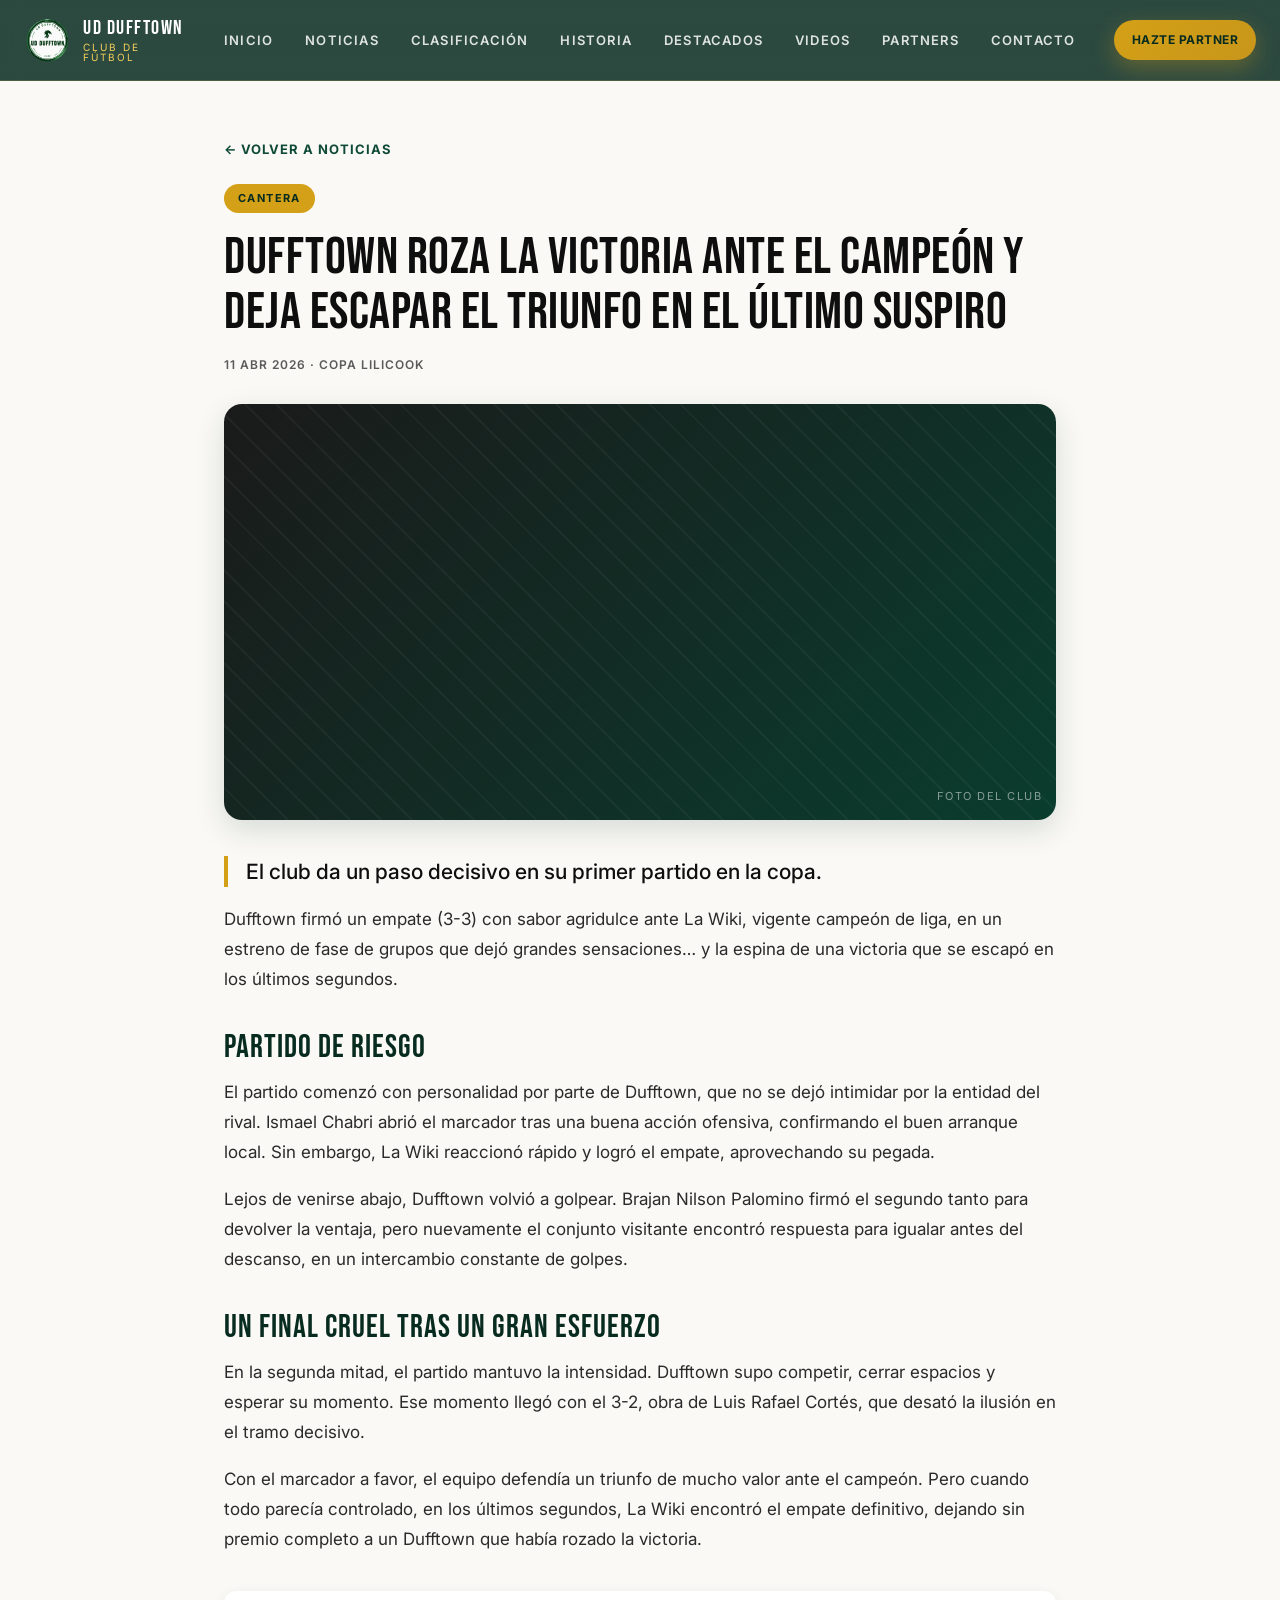
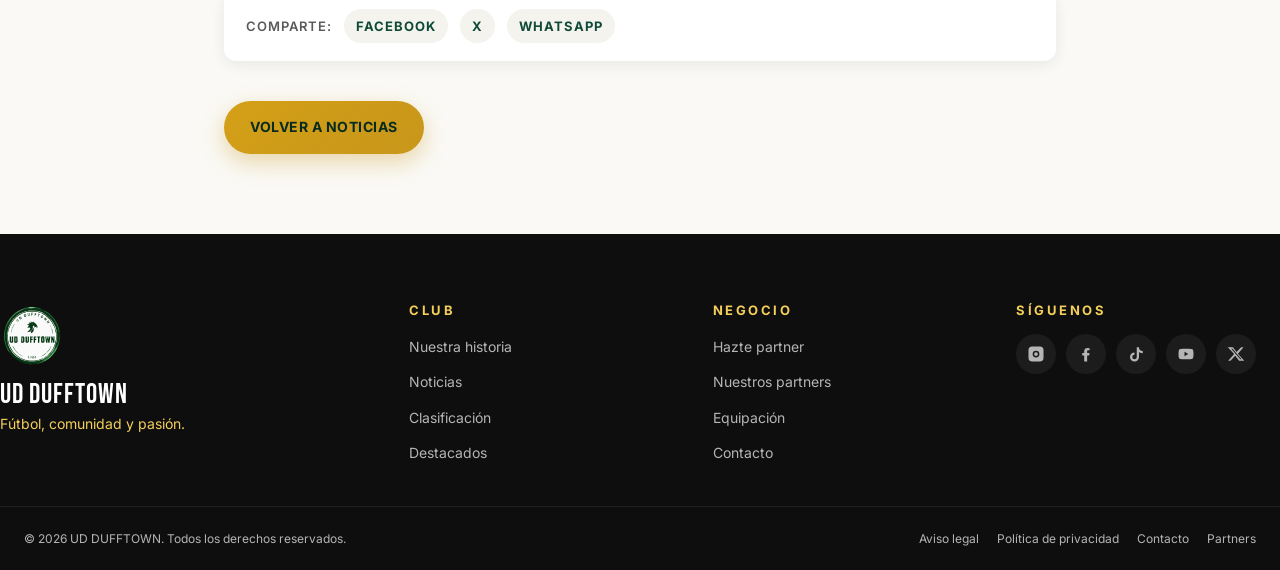
<file: ud-dufftown/noticia-2.html>
<!DOCTYPE html>
  <html lang="es">
  <head>
  <meta charset="UTF-8" />
  <meta name="viewport" content="width=device-width, initial-scale=1.0" />
  <meta name="description" content="Tres canteranos debutan con el primer equipo — UD DUFFTOWN" />
  <title>Tres canteranos debutan con el primer equipo — UD DUFFTOWN</title>
  <link rel="preconnect" href="https://fonts.googleapis.com">
  <link rel="preconnect" href="https://fonts.gstatic.com" crossorigin>
  <link href="https://fonts.googleapis.com/css2?family=Bebas+Neue&family=Inter:wght@300;400;500;600;700;800;900&display=swap" rel="stylesheet">
  <link rel="stylesheet" href="styles.css" />
  </head>
  <body>

  <header class="site-header" id="siteHeader">
  <div class="container header-inner">
    <a href="index.html#inicio" class="brand">
      <div class="brand-logo" aria-hidden="true">
       

        <svg xmlns="http://www.w3.org/2000/svg" viewBox="0 0 500 500" ><style>.a{opacity:1;fill:#f9faf9}.b{opacity:1;fill:#063714}.c{opacity:.98;fill:#267837}.d{opacity:1;fill:#e1f7e4}.e{opacity:1;fill:#8cc797}</style><path fill-rule="evenodd" class="a" d="m233 49l51 1 33 9 22 10 44 32 20 22 10 16-4 2-2-2-20-27-23-21-26-17-36-14-15-4-16-2-38-1zm-125 63l19-20 27-19 46-19 24-4h4l1 4-5 1-7 1-10 2-22 6-31 15-24 17-20 19zm164-54l16 2 14 4 21 7 33 19 34 31 14 19 23 43 11 47 1 10v23l-1 6v8l-11 44-13 28-19 28-25 25-28 19-34 15-37 8h-41l-37-8-36-16-32-23-24-26-24-40-11-32-5-32 1-35v-5l4-22 11-32 17-31 16-21 19-19 23-17 22-12 33-11 10-2 9-2zm-171 62l3-4 3 3-2 2zm-14 19l7-10 3 2-7 10zm-18 34l2-5 4 1-2 5zm-14 51l8-35h4l-8 35zm384-11l4-1 3 21-4 1-1-5zm-378 95l-8-36v-33h4l1 36 7 33zm382-64l4-2v22h-5v-4zm-2 31l1-3h4v1l-1 9-4-1zm-12 51l8-26h4l-8 26zm-12 24l8-16 4 1-2 7-6 9zm-142 97l43-11 40-21 37-33 2 3-24 25-43 26-28 10-32 6h-40l-29-6v-4l27 5zm-126-23l2-4 32 16v4l-20-7z"/><path fill-rule="evenodd" class="b" d="m187 40l21-4 42 2 10-4h32l28 8-1-5 29 13-1 6 39 26 38 43 26 52 10 45 6-2v58l-3-6-2-46v50l-4 22-9 23-5 2v8l-8 11h-8l2-7 4-9 8-26 4-18 1-9 1-4v-27l-1-9-3-21-9-34-21-39-10-16-20-22-44-32-22-10-33-9-51-1h-5l-4 1-24 4-46 19-27 19-19 20-4 4-3 4-7 9-7 10-16 29-2 5-6 16-8 35-2 15v33l8 36 12 34 23 36 27 28 26 18 14 9 20 7 18 6 29 6h40l32-6 28-10 3 2-2 8-26 13-20 4 6 4-51 4h-5l-50-9-45-20-33-24-21-21-15-21h4l1-3-24-43-13-50-2-32 7-52 6-20 14-27 26-38 27-28 35-27 2-2zm-10-2l3-1v2l-3 1zm47 17l5-1h3v4h-6zm48 3l-1-4 16 2 1 4zm-65 0l10-2v4l-10 2zm95 6v-4l36 14 26 17 23 21 20 27-3 1-14-19-34-31-33-19zm-243 163h3v5l-3 1zm380 13l-1-10h3l1 4v6zm0 23v-4l3 1v10l-1 5v2h-3v-8zm-211 184l-1-3h6l-1 3z"/><path class="c" d="m180 37l19-7 27-4-7 5 30 3 14-4h15l-9-2 4-2 19 2 27 9 1 5-28-8h-32l-10 4-42-2-21 4 13-6-20 5zm-148 201l2-24 12-46 13-28 16-25 16-20 26-24 28-19 32-14v2l-35 17-36 27-29 33-20 34 1 4 13-25 25-32 26-24 30-18-35 27-27 28-26 38-14 27-6 20-7 52 2 32 13 50 24 43-1 3h-4l-13-19-15-34-9-36-2-23v-4-10-1zm434-18l-6 2-10-45-26-52-38-43-39-26 1-6 38 24 41 45 23 41 11 32zm-233-167l38 1 1 4h-40v-4zm-16 3l7-1 2 3-9 2zm71 4l-1-4 15 4v4zm-178 55l20-19 24-17 31-15 22-6v4l-33 11-22 12-23 17-19 19-16 21-17 31-11 32-4 22h-3v-3l8-35 6-15 2-5 15-28 7-10 8-10 2-2zm294 25l3-1 2 2 16 28 14 44 2 16v1h-3l-11-47zm-347 99l2-9v3l3-1-1 35 5 32 11 32 24 40 24 26 32 23 36 16 37 8h-3l1 3-27-5-18-6-32-16-29-21-25-27-16-25-16-39-7-33zm382 20v-19h3l1 4-1 16zm22 17l2-4 3 6-7 36-11 30-15 27-21 28-27 26-28 19-27 13-39 10-6-4 20-4 26-13 2-8-3-2 43-26 24-25 12-13 12-21 6-9h8l8-11v-8l5-2 9-23zm-228 168h38l37-8 34-15 28-19 25-25 19-28 13-28 11-44h3v4l-4 19-8 26-4 8-8 16-22 32-37 33-40 21-43 11h-43z"/><path class="d" d="m228 50v-1h5v4l-1 1h-3zm-124 66l4-4 2 3-3 4zm-10 13l7-9 4 1-8 10zm-23 39l16-29 3 2-15 28zm338-27l4-2 21 39 9 34-4 1-14-44zm-346 48l6-16 4 1-6 15zm-10 50l2-15h4v3 3l-2 9zm389-5l4-1 1 9-4 2-1-4zm-411 30v-4h1v4zm411 6v-6h5v5l-1 3h-4zm-5 30l4-19 4 1-4 18zm-288 124l-26-18-27-28-23-36-12-34h4l16 39 16 25 25 27 29 21zm276-90l4-8h4l-4 9zm-30 48l22-32 4 1-12 21-12 13zm-212 58v-4l18 6v4z"/><path class="e" d="m226 26l9-2h34l4 2-4 2 9 2h-15l-14 4-30-3zm-46 13l20-5-13 6-33 14-1 1-1 1-30 18-26 24-25 32-13 25-1-4 20-34 29-33 36-27 35-17zm44 11l4-1v1zm237 226v-50l2 46zm-20-46v-1l1 5zm-410 19v-11h1v11zm0 11v-10h1v10zm415 12l1-3-1 4zm-5 3l1-5v2zm-206 197v-1h5v1z"/><path class="a" d="m241 209l12-13 5-17-3-7 9-3 5 3 1 4-7 9-4 4-9 15-8 6z"/><path class="b" d="m252 82l-3 1 1 7-5 1v-22h13v4h-9v5h4zm19 4l2-15h6l-1 4-2 5 6 1v3l-7 2zm29 4l2-9-4-1v-4l14 4-1 4-5-1-3 9zm-108-10h7l4 4 2 11-3 4-10 3-6-16v-4zm134 9l8 1 4 6-7 14h-8l-4-4v-9zm-172 10h7l7 9v7l-10 7-11-16zm197 16l7-6 4 1-4 12 1 5-8 2 3-9 2-4-4 3-8 4 2-9zm-209 14l-10-11 1-3 12 12zm219-9l5-4 4 1-7 6zm-235 7l-2-3 3-1zm260 9l2 4-15 12-2-4 4-12-8 7-3-3 14-12 3 1v4l-4 11zm-153 79l-8 3-12-2 14-8 9-15v-5l-4-4-19 2 14-18-16-5 13-6 11 2-12-11 1-2 10-1 13 4-8-12 22 8-5-10 26 21 11 17-3 16-2 1-1-7-5-4h-7l-11 7-1-1 7-9-1-4-5-3-9 3 3 7-5 17-12 13zm26-26l4-1 1 2v10l-3 13-12 13-9 3 6-13-11 3h-3l2-3 8-6 8-6zm69 63h12l7 6 1 35-4 8-6 2-12-1-5-6v-37zm-244 50l-8-7v-42h10l1 40h5v-40h11v41l-5 8-11 1zm27-49h20l5 3 2 38-7 8h-20zm63 0h11l6 7v35l-7 7h-19l2-49zm44 0h8v42l-9 8-12-1-5-4-1-45h11l1 40 5-2v-22zm17 0h21v9h-11v10h10v9l-10 1v20h-10zm28 20l1-20h4 16v9h-10v10h9v10h-9v20h-11zm51-20v9h-6l-1 40h-11l1-40h-7l1-9zm58 36l-2 13h-10l-6-43v-6h4 5l1 7 1 12 1 8 1-5 2-15 1-7h8l1 9 1 4v6l1 3 1 3v-5l1-4 1-16h4 5v3 4l-1 4-5 38h-10l-2-13-1-11zm37 13h-9v-48l10-1 5 17 2 5v-19-3l8 1v48h-9l-4-16-3-6zm-152 103l6 3v5l-5 6h5v4h-11l1-5 7-6-1-4-7 3zm16 1l7 1-1 7-2-2-3-4zm-34 13l3 1 1-8h3l-2 10-6 1-2-3z"/><path class="c" d="m153 54h1v1h-1zm-1 1h1v1h-1zm73 16h5l1 5 1 14-3 3h-9l-5-14v-6h4l2 15 6 1zm53 4l1-4 7 3zm-26 7l1-4h4v4zm23 4l-1 6h-4l1-6zm28 6l-2 7-4-1 3-8zm43 22l7-12 2 3-4 10zm12 8l3-2 2 3-4 4zm-232 5l1-4 10 10 5-4 3-2 1 5-5 5h-6zm-16 31l1-1 3 1v1l-2 2-16 30-8 32-2-6 10-34zm280 7l2-1 18 39 5 30-3-1-10-43zm-131 24l4-4 1 1-1 2zm-43 80l-1-16h3zm201-16h9l-1 49v-48zm-1 3l1-3v3zm-254 146l-34-27-22-29-8-17 3-1 24 39 18 18 20 14zm207-28l23-30 6-14h3l-10 21-20 25zm-7 10l-23 19-21 9 41-29zm-198 19l1-2 8 4-2 2zm56 8l-2-4 3-2 8 4-6 9 6 2-1 3-11-1 5-7 3-6-3-1zm16 9l1-14h7l2 6h-3l-2-4-3 2 1 9zm37-9l-4-1 4-4 1 2zm2 2l2-1 2 2-4 5h5v4h-10l-1-3z"/><path fill-rule="evenodd" class="d" d="m352 119l4-3-2 4zm34 17l-9 8 4-11zm-153 79l8-6 1 1-8 6zm132 57l-1-12h5l-2 15zm7 17l2-11 1 11zm-152 122l2-3 3 1-3 6zm19 8l-1-9 3-2 2 4-1 8zm34-8l1-3 3 4-2 1z"/><path fill-rule="evenodd" class="e" d="m111 157l6-5-3 6zm-1 0h1v1h-1zm280 8v-3l2 2zm-302 58l-1 8h-3l2-14zm327 47l1-14h1v19zm-48 5l-1 5-1-8zm42 27v-22l3 6zm32 40h3v3l-10 20-25 34-25 24-31 20-8 1 25-15 33-31 28-34zm-82 41l10-9 2 2-9 8zm-197 19l1-3 2 2-1 2zm9 5l2-2 9 4-1 3z"/><path class="a" d="m194 83l4 1 3 11-7 1-3-8v-4zm133 10h5l2 6-4 7h-6l-2-5zm-172 10l7 3 2 8-3 2-4-2-5-8zm-33 159l5 1v29l-5 1zm58 22v8l-5 1v-31h4l1 4z"/><path class="d" d="m280 172l5 2v3l-4-1zm53 89l4 1v30l-6-1z"/><path class="e" d="m253 160l8 2-9 1z"/></svg>
      </div>
      <div class="brand-text">
        <span class="brand-name">UD DUFFTOWN</span>
        <span class="brand-tag">Club de Fútbol</span>
      </div>
    </a>

    <nav class="main-nav" id="mainNav" aria-label="Menú principal">
      <div class="mobile-menu-head">
        <div class="mm-logo" aria-hidden="true">
         
          
        <svg xmlns="http://www.w3.org/2000/svg" viewBox="0 0 500 500" ><style>.a{opacity:1;fill:#f9faf9}.b{opacity:1;fill:#063714}.c{opacity:.98;fill:#267837}.d{opacity:1;fill:#e1f7e4}.e{opacity:1;fill:#8cc797}</style><path fill-rule="evenodd" class="a" d="m233 49l51 1 33 9 22 10 44 32 20 22 10 16-4 2-2-2-20-27-23-21-26-17-36-14-15-4-16-2-38-1zm-125 63l19-20 27-19 46-19 24-4h4l1 4-5 1-7 1-10 2-22 6-31 15-24 17-20 19zm164-54l16 2 14 4 21 7 33 19 34 31 14 19 23 43 11 47 1 10v23l-1 6v8l-11 44-13 28-19 28-25 25-28 19-34 15-37 8h-41l-37-8-36-16-32-23-24-26-24-40-11-32-5-32 1-35v-5l4-22 11-32 17-31 16-21 19-19 23-17 22-12 33-11 10-2 9-2zm-171 62l3-4 3 3-2 2zm-14 19l7-10 3 2-7 10zm-18 34l2-5 4 1-2 5zm-14 51l8-35h4l-8 35zm384-11l4-1 3 21-4 1-1-5zm-378 95l-8-36v-33h4l1 36 7 33zm382-64l4-2v22h-5v-4zm-2 31l1-3h4v1l-1 9-4-1zm-12 51l8-26h4l-8 26zm-12 24l8-16 4 1-2 7-6 9zm-142 97l43-11 40-21 37-33 2 3-24 25-43 26-28 10-32 6h-40l-29-6v-4l27 5zm-126-23l2-4 32 16v4l-20-7z"/><path fill-rule="evenodd" class="b" d="m187 40l21-4 42 2 10-4h32l28 8-1-5 29 13-1 6 39 26 38 43 26 52 10 45 6-2v58l-3-6-2-46v50l-4 22-9 23-5 2v8l-8 11h-8l2-7 4-9 8-26 4-18 1-9 1-4v-27l-1-9-3-21-9-34-21-39-10-16-20-22-44-32-22-10-33-9-51-1h-5l-4 1-24 4-46 19-27 19-19 20-4 4-3 4-7 9-7 10-16 29-2 5-6 16-8 35-2 15v33l8 36 12 34 23 36 27 28 26 18 14 9 20 7 18 6 29 6h40l32-6 28-10 3 2-2 8-26 13-20 4 6 4-51 4h-5l-50-9-45-20-33-24-21-21-15-21h4l1-3-24-43-13-50-2-32 7-52 6-20 14-27 26-38 27-28 35-27 2-2zm-10-2l3-1v2l-3 1zm47 17l5-1h3v4h-6zm48 3l-1-4 16 2 1 4zm-65 0l10-2v4l-10 2zm95 6v-4l36 14 26 17 23 21 20 27-3 1-14-19-34-31-33-19zm-243 163h3v5l-3 1zm380 13l-1-10h3l1 4v6zm0 23v-4l3 1v10l-1 5v2h-3v-8zm-211 184l-1-3h6l-1 3z"/><path class="c" d="m180 37l19-7 27-4-7 5 30 3 14-4h15l-9-2 4-2 19 2 27 9 1 5-28-8h-32l-10 4-42-2-21 4 13-6-20 5zm-148 201l2-24 12-46 13-28 16-25 16-20 26-24 28-19 32-14v2l-35 17-36 27-29 33-20 34 1 4 13-25 25-32 26-24 30-18-35 27-27 28-26 38-14 27-6 20-7 52 2 32 13 50 24 43-1 3h-4l-13-19-15-34-9-36-2-23v-4-10-1zm434-18l-6 2-10-45-26-52-38-43-39-26 1-6 38 24 41 45 23 41 11 32zm-233-167l38 1 1 4h-40v-4zm-16 3l7-1 2 3-9 2zm71 4l-1-4 15 4v4zm-178 55l20-19 24-17 31-15 22-6v4l-33 11-22 12-23 17-19 19-16 21-17 31-11 32-4 22h-3v-3l8-35 6-15 2-5 15-28 7-10 8-10 2-2zm294 25l3-1 2 2 16 28 14 44 2 16v1h-3l-11-47zm-347 99l2-9v3l3-1-1 35 5 32 11 32 24 40 24 26 32 23 36 16 37 8h-3l1 3-27-5-18-6-32-16-29-21-25-27-16-25-16-39-7-33zm382 20v-19h3l1 4-1 16zm22 17l2-4 3 6-7 36-11 30-15 27-21 28-27 26-28 19-27 13-39 10-6-4 20-4 26-13 2-8-3-2 43-26 24-25 12-13 12-21 6-9h8l8-11v-8l5-2 9-23zm-228 168h38l37-8 34-15 28-19 25-25 19-28 13-28 11-44h3v4l-4 19-8 26-4 8-8 16-22 32-37 33-40 21-43 11h-43z"/><path class="d" d="m228 50v-1h5v4l-1 1h-3zm-124 66l4-4 2 3-3 4zm-10 13l7-9 4 1-8 10zm-23 39l16-29 3 2-15 28zm338-27l4-2 21 39 9 34-4 1-14-44zm-346 48l6-16 4 1-6 15zm-10 50l2-15h4v3 3l-2 9zm389-5l4-1 1 9-4 2-1-4zm-411 30v-4h1v4zm411 6v-6h5v5l-1 3h-4zm-5 30l4-19 4 1-4 18zm-288 124l-26-18-27-28-23-36-12-34h4l16 39 16 25 25 27 29 21zm276-90l4-8h4l-4 9zm-30 48l22-32 4 1-12 21-12 13zm-212 58v-4l18 6v4z"/><path class="e" d="m226 26l9-2h34l4 2-4 2 9 2h-15l-14 4-30-3zm-46 13l20-5-13 6-33 14-1 1-1 1-30 18-26 24-25 32-13 25-1-4 20-34 29-33 36-27 35-17zm44 11l4-1v1zm237 226v-50l2 46zm-20-46v-1l1 5zm-410 19v-11h1v11zm0 11v-10h1v10zm415 12l1-3-1 4zm-5 3l1-5v2zm-206 197v-1h5v1z"/><path class="a" d="m241 209l12-13 5-17-3-7 9-3 5 3 1 4-7 9-4 4-9 15-8 6z"/><path class="b" d="m252 82l-3 1 1 7-5 1v-22h13v4h-9v5h4zm19 4l2-15h6l-1 4-2 5 6 1v3l-7 2zm29 4l2-9-4-1v-4l14 4-1 4-5-1-3 9zm-108-10h7l4 4 2 11-3 4-10 3-6-16v-4zm134 9l8 1 4 6-7 14h-8l-4-4v-9zm-172 10h7l7 9v7l-10 7-11-16zm197 16l7-6 4 1-4 12 1 5-8 2 3-9 2-4-4 3-8 4 2-9zm-209 14l-10-11 1-3 12 12zm219-9l5-4 4 1-7 6zm-235 7l-2-3 3-1zm260 9l2 4-15 12-2-4 4-12-8 7-3-3 14-12 3 1v4l-4 11zm-153 79l-8 3-12-2 14-8 9-15v-5l-4-4-19 2 14-18-16-5 13-6 11 2-12-11 1-2 10-1 13 4-8-12 22 8-5-10 26 21 11 17-3 16-2 1-1-7-5-4h-7l-11 7-1-1 7-9-1-4-5-3-9 3 3 7-5 17-12 13zm26-26l4-1 1 2v10l-3 13-12 13-9 3 6-13-11 3h-3l2-3 8-6 8-6zm69 63h12l7 6 1 35-4 8-6 2-12-1-5-6v-37zm-244 50l-8-7v-42h10l1 40h5v-40h11v41l-5 8-11 1zm27-49h20l5 3 2 38-7 8h-20zm63 0h11l6 7v35l-7 7h-19l2-49zm44 0h8v42l-9 8-12-1-5-4-1-45h11l1 40 5-2v-22zm17 0h21v9h-11v10h10v9l-10 1v20h-10zm28 20l1-20h4 16v9h-10v10h9v10h-9v20h-11zm51-20v9h-6l-1 40h-11l1-40h-7l1-9zm58 36l-2 13h-10l-6-43v-6h4 5l1 7 1 12 1 8 1-5 2-15 1-7h8l1 9 1 4v6l1 3 1 3v-5l1-4 1-16h4 5v3 4l-1 4-5 38h-10l-2-13-1-11zm37 13h-9v-48l10-1 5 17 2 5v-19-3l8 1v48h-9l-4-16-3-6zm-152 103l6 3v5l-5 6h5v4h-11l1-5 7-6-1-4-7 3zm16 1l7 1-1 7-2-2-3-4zm-34 13l3 1 1-8h3l-2 10-6 1-2-3z"/><path class="c" d="m153 54h1v1h-1zm-1 1h1v1h-1zm73 16h5l1 5 1 14-3 3h-9l-5-14v-6h4l2 15 6 1zm53 4l1-4 7 3zm-26 7l1-4h4v4zm23 4l-1 6h-4l1-6zm28 6l-2 7-4-1 3-8zm43 22l7-12 2 3-4 10zm12 8l3-2 2 3-4 4zm-232 5l1-4 10 10 5-4 3-2 1 5-5 5h-6zm-16 31l1-1 3 1v1l-2 2-16 30-8 32-2-6 10-34zm280 7l2-1 18 39 5 30-3-1-10-43zm-131 24l4-4 1 1-1 2zm-43 80l-1-16h3zm201-16h9l-1 49v-48zm-1 3l1-3v3zm-254 146l-34-27-22-29-8-17 3-1 24 39 18 18 20 14zm207-28l23-30 6-14h3l-10 21-20 25zm-7 10l-23 19-21 9 41-29zm-198 19l1-2 8 4-2 2zm56 8l-2-4 3-2 8 4-6 9 6 2-1 3-11-1 5-7 3-6-3-1zm16 9l1-14h7l2 6h-3l-2-4-3 2 1 9zm37-9l-4-1 4-4 1 2zm2 2l2-1 2 2-4 5h5v4h-10l-1-3z"/><path fill-rule="evenodd" class="d" d="m352 119l4-3-2 4zm34 17l-9 8 4-11zm-153 79l8-6 1 1-8 6zm132 57l-1-12h5l-2 15zm7 17l2-11 1 11zm-152 122l2-3 3 1-3 6zm19 8l-1-9 3-2 2 4-1 8zm34-8l1-3 3 4-2 1z"/><path fill-rule="evenodd" class="e" d="m111 157l6-5-3 6zm-1 0h1v1h-1zm280 8v-3l2 2zm-302 58l-1 8h-3l2-14zm327 47l1-14h1v19zm-48 5l-1 5-1-8zm42 27v-22l3 6zm32 40h3v3l-10 20-25 34-25 24-31 20-8 1 25-15 33-31 28-34zm-82 41l10-9 2 2-9 8zm-197 19l1-3 2 2-1 2zm9 5l2-2 9 4-1 3z"/><path class="a" d="m194 83l4 1 3 11-7 1-3-8v-4zm133 10h5l2 6-4 7h-6l-2-5zm-172 10l7 3 2 8-3 2-4-2-5-8zm-33 159l5 1v29l-5 1zm58 22v8l-5 1v-31h4l1 4z"/><path class="d" d="m280 172l5 2v3l-4-1zm53 89l4 1v30l-6-1z"/><path class="e" d="m253 160l8 2-9 1z"/></svg>
      
        </div>
        <div class="mm-info">
          <span class="mm-name">UD DUFFTOWN</span>
          <span class="mm-tag">Menú principal</span>
        </div>
        <button class="mm-close" id="mmClose" aria-label="Cerrar menú">×</button>
      </div>

      <ul>
        <li><a href="index.html#inicio" data-ic="◆">Inicio</a></li>
        <li><a href="index.html#noticias" data-ic="▦">Noticias</a></li>
        <li><a href="index.html#clasificacion" data-ic="▤">Clasificación</a></li>
        <li><a href="index.html#historia" data-ic="❖">Historia</a></li>
        <li><a href="index.html#destacados" data-ic="★">Destacados</a></li>
        <li><a href="index.html#videos" data-ic="▶">Videos</a></li>
        <li><a href="index.html#partners" data-ic="◉">Partners</a></li>
        <li><a href="index.html#contacto" data-ic="✉">Contacto</a></li>
      </ul>

      <div class="mobile-menu-foot">
        <a href="index.html#buscamos-partners" class="btn btn-primary btn-lg mm-cta">Hazte partner</a>
        <div class="mm-socials">
          <a href="#" aria-label="Instagram"><svg viewBox="0 0 24 24"><path d="M7 2h10a5 5 0 0 1 5 5v10a5 5 0 0 1-5 5H7a5 5 0 0 1-5-5V7a5 5 0 0 1 5-5zm5 5.5A4.5 4.5 0 1 0 16.5 12 4.5 4.5 0 0 0 12 7.5zm0 2A2.5 2.5 0 1 1 9.5 12 2.5 2.5 0 0 1 12 9.5zM18 6a1 1 0 1 1-1 1 1 1 0 0 1 1-1z"/></svg></a>
          <a href="#" aria-label="Facebook"><svg viewBox="0 0 24 24"><path d="M13.5 22v-8h2.7l.4-3.2h-3.1V8.7c0-.9.3-1.6 1.6-1.6h1.7V4.2A22.5 22.5 0 0 0 14 4c-2.6 0-4.4 1.6-4.4 4.4V10.8H7v3.2h2.6V22z"/></svg></a>
          <a href="#" aria-label="TikTok"><svg viewBox="0 0 24 24"><path d="M16 3a5 5 0 0 0 5 5v3a8 8 0 0 1-5-1.7V16a6 6 0 1 1-6-6v3a3 3 0 1 0 3 3V3z"/></svg></a>
          <a href="#" aria-label="YouTube"><svg viewBox="0 0 24 24"><path d="M21.6 7.2a2.5 2.5 0 0 0-1.8-1.8C18.2 5 12 5 12 5s-6.2 0-7.8.4A2.5 2.5 0 0 0 2.4 7.2 26 26 0 0 0 2 12a26 26 0 0 0 .4 4.8 2.5 2.5 0 0 0 1.8 1.8C5.8 19 12 19 12 19s6.2 0 7.8-.4a2.5 2.5 0 0 0 1.8-1.8A26 26 0 0 0 22 12a26 26 0 0 0-.4-4.8zM10 15V9l5 3z"/></svg></a>
          <a href="#" aria-label="X / Twitter"><svg viewBox="0 0 24 24"><path d="M18.9 3H22l-7.4 8.5L23 21h-6.8l-5.3-6.7L4.7 21H1.6l7.9-9.1L1 3h6.9l4.8 6.2zM17.7 19h1.7L7.4 5H5.6z"/></svg></a>
        </div>
      </div>
    </nav>

    <div class="mobile-backdrop" id="mobileBackdrop"></div>

    <div class="header-actions">
      <a href="index.html#buscamos-partners" class="btn btn-primary btn-sm">Hazte partner</a>
      <button class="nav-toggle" id="navToggle" aria-label="Abrir menú" aria-expanded="false">
        <span></span><span></span><span></span>
      </button>
    </div>
  </div>
</header>

  <main class="article-main">
    <div class="container article-wrap">
      <a href="index.html#noticias" class="article-back">← Volver a noticias</a>

      <header class="article-head">
        <span class="news-cat article-cat">Cantera</span>
        <h1 class="article-title">Dufftown roza la victoria ante el campeón y deja escapar el triunfo en el último suspiro</h1>
        <p class="article-meta"><span>11 ABR 2026</span> · <span>Copa LILICOOK</span></p>
      </header>

      <div class="article-hero" style="--c1:#1a1a1a;--c2:#0a3d2e;">
        <span class="news-img-label">Foto del club</span>
      </div>

      <div class="article-body">
        <p class="article-lead">El club da un paso decisivo en su primer partido en la copa.</p>
        
        <p>Dufftown firmó un empate (3-3) con sabor agridulce ante La Wiki, vigente campeón de liga, en un estreno de fase de grupos que dejó grandes sensaciones… y la espina de una victoria que se escapó en los últimos segundos.</p>
        <h2>Partido de riesgo</h2>
        <p>El partido comenzó con personalidad por parte de Dufftown, que no se dejó intimidar por la entidad del rival. Ismael Chabri abrió el marcador tras una buena acción ofensiva, confirmando el buen arranque local. Sin embargo, La Wiki reaccionó rápido y logró el empate, aprovechando su pegada.</p>
        <p>Lejos de venirse abajo, Dufftown volvió a golpear. Brajan Nilson Palomino firmó el segundo tanto para devolver la ventaja, pero nuevamente el conjunto visitante encontró respuesta para igualar antes del descanso, en un intercambio constante de golpes.</p>
        <h2>Un final cruel tras un gran esfuerzo</h2>
        <p>En la segunda mitad, el partido mantuvo la intensidad. Dufftown supo competir, cerrar espacios y esperar su momento. Ese momento llegó con el 3-2, obra de Luis Rafael Cortés, que desató la ilusión en el tramo decisivo.</p>
        <p>Con el marcador a favor, el equipo defendía un triunfo de mucho valor ante el campeón. Pero cuando todo parecía controlado, en los últimos segundos, La Wiki encontró el empate definitivo, dejando sin premio completo a un Dufftown que había rozado la victoria.</p>
      

        <div class="article-share">
          <span>Comparte:</span>
          <a href="#" aria-label="Compartir en Facebook">Facebook</a>
          <a href="#" aria-label="Compartir en X">X</a>
          <a href="#" aria-label="Compartir por WhatsApp">WhatsApp</a>
        </div>

        <a href="index.html#noticias" class="btn btn-primary article-back-btn">Volver a noticias</a>
      </div>
    </div>
  </main>

  <footer class="site-footer">
  <div class="container footer-inner">
    <div class="footer-brand">
      <div class="brand-logo lg" aria-hidden="true">
        <svg xmlns="http://www.w3.org/2000/svg" viewBox="0 0 500 500" ><style>.a{opacity:1;fill:#f9faf9}.b{opacity:1;fill:#063714}.c{opacity:.98;fill:#267837}.d{opacity:1;fill:#e1f7e4}.e{opacity:1;fill:#8cc797}</style><path fill-rule="evenodd" class="a" d="m233 49l51 1 33 9 22 10 44 32 20 22 10 16-4 2-2-2-20-27-23-21-26-17-36-14-15-4-16-2-38-1zm-125 63l19-20 27-19 46-19 24-4h4l1 4-5 1-7 1-10 2-22 6-31 15-24 17-20 19zm164-54l16 2 14 4 21 7 33 19 34 31 14 19 23 43 11 47 1 10v23l-1 6v8l-11 44-13 28-19 28-25 25-28 19-34 15-37 8h-41l-37-8-36-16-32-23-24-26-24-40-11-32-5-32 1-35v-5l4-22 11-32 17-31 16-21 19-19 23-17 22-12 33-11 10-2 9-2zm-171 62l3-4 3 3-2 2zm-14 19l7-10 3 2-7 10zm-18 34l2-5 4 1-2 5zm-14 51l8-35h4l-8 35zm384-11l4-1 3 21-4 1-1-5zm-378 95l-8-36v-33h4l1 36 7 33zm382-64l4-2v22h-5v-4zm-2 31l1-3h4v1l-1 9-4-1zm-12 51l8-26h4l-8 26zm-12 24l8-16 4 1-2 7-6 9zm-142 97l43-11 40-21 37-33 2 3-24 25-43 26-28 10-32 6h-40l-29-6v-4l27 5zm-126-23l2-4 32 16v4l-20-7z"/><path fill-rule="evenodd" class="b" d="m187 40l21-4 42 2 10-4h32l28 8-1-5 29 13-1 6 39 26 38 43 26 52 10 45 6-2v58l-3-6-2-46v50l-4 22-9 23-5 2v8l-8 11h-8l2-7 4-9 8-26 4-18 1-9 1-4v-27l-1-9-3-21-9-34-21-39-10-16-20-22-44-32-22-10-33-9-51-1h-5l-4 1-24 4-46 19-27 19-19 20-4 4-3 4-7 9-7 10-16 29-2 5-6 16-8 35-2 15v33l8 36 12 34 23 36 27 28 26 18 14 9 20 7 18 6 29 6h40l32-6 28-10 3 2-2 8-26 13-20 4 6 4-51 4h-5l-50-9-45-20-33-24-21-21-15-21h4l1-3-24-43-13-50-2-32 7-52 6-20 14-27 26-38 27-28 35-27 2-2zm-10-2l3-1v2l-3 1zm47 17l5-1h3v4h-6zm48 3l-1-4 16 2 1 4zm-65 0l10-2v4l-10 2zm95 6v-4l36 14 26 17 23 21 20 27-3 1-14-19-34-31-33-19zm-243 163h3v5l-3 1zm380 13l-1-10h3l1 4v6zm0 23v-4l3 1v10l-1 5v2h-3v-8zm-211 184l-1-3h6l-1 3z"/><path class="c" d="m180 37l19-7 27-4-7 5 30 3 14-4h15l-9-2 4-2 19 2 27 9 1 5-28-8h-32l-10 4-42-2-21 4 13-6-20 5zm-148 201l2-24 12-46 13-28 16-25 16-20 26-24 28-19 32-14v2l-35 17-36 27-29 33-20 34 1 4 13-25 25-32 26-24 30-18-35 27-27 28-26 38-14 27-6 20-7 52 2 32 13 50 24 43-1 3h-4l-13-19-15-34-9-36-2-23v-4-10-1zm434-18l-6 2-10-45-26-52-38-43-39-26 1-6 38 24 41 45 23 41 11 32zm-233-167l38 1 1 4h-40v-4zm-16 3l7-1 2 3-9 2zm71 4l-1-4 15 4v4zm-178 55l20-19 24-17 31-15 22-6v4l-33 11-22 12-23 17-19 19-16 21-17 31-11 32-4 22h-3v-3l8-35 6-15 2-5 15-28 7-10 8-10 2-2zm294 25l3-1 2 2 16 28 14 44 2 16v1h-3l-11-47zm-347 99l2-9v3l3-1-1 35 5 32 11 32 24 40 24 26 32 23 36 16 37 8h-3l1 3-27-5-18-6-32-16-29-21-25-27-16-25-16-39-7-33zm382 20v-19h3l1 4-1 16zm22 17l2-4 3 6-7 36-11 30-15 27-21 28-27 26-28 19-27 13-39 10-6-4 20-4 26-13 2-8-3-2 43-26 24-25 12-13 12-21 6-9h8l8-11v-8l5-2 9-23zm-228 168h38l37-8 34-15 28-19 25-25 19-28 13-28 11-44h3v4l-4 19-8 26-4 8-8 16-22 32-37 33-40 21-43 11h-43z"/><path class="d" d="m228 50v-1h5v4l-1 1h-3zm-124 66l4-4 2 3-3 4zm-10 13l7-9 4 1-8 10zm-23 39l16-29 3 2-15 28zm338-27l4-2 21 39 9 34-4 1-14-44zm-346 48l6-16 4 1-6 15zm-10 50l2-15h4v3 3l-2 9zm389-5l4-1 1 9-4 2-1-4zm-411 30v-4h1v4zm411 6v-6h5v5l-1 3h-4zm-5 30l4-19 4 1-4 18zm-288 124l-26-18-27-28-23-36-12-34h4l16 39 16 25 25 27 29 21zm276-90l4-8h4l-4 9zm-30 48l22-32 4 1-12 21-12 13zm-212 58v-4l18 6v4z"/><path class="e" d="m226 26l9-2h34l4 2-4 2 9 2h-15l-14 4-30-3zm-46 13l20-5-13 6-33 14-1 1-1 1-30 18-26 24-25 32-13 25-1-4 20-34 29-33 36-27 35-17zm44 11l4-1v1zm237 226v-50l2 46zm-20-46v-1l1 5zm-410 19v-11h1v11zm0 11v-10h1v10zm415 12l1-3-1 4zm-5 3l1-5v2zm-206 197v-1h5v1z"/><path class="a" d="m241 209l12-13 5-17-3-7 9-3 5 3 1 4-7 9-4 4-9 15-8 6z"/><path class="b" d="m252 82l-3 1 1 7-5 1v-22h13v4h-9v5h4zm19 4l2-15h6l-1 4-2 5 6 1v3l-7 2zm29 4l2-9-4-1v-4l14 4-1 4-5-1-3 9zm-108-10h7l4 4 2 11-3 4-10 3-6-16v-4zm134 9l8 1 4 6-7 14h-8l-4-4v-9zm-172 10h7l7 9v7l-10 7-11-16zm197 16l7-6 4 1-4 12 1 5-8 2 3-9 2-4-4 3-8 4 2-9zm-209 14l-10-11 1-3 12 12zm219-9l5-4 4 1-7 6zm-235 7l-2-3 3-1zm260 9l2 4-15 12-2-4 4-12-8 7-3-3 14-12 3 1v4l-4 11zm-153 79l-8 3-12-2 14-8 9-15v-5l-4-4-19 2 14-18-16-5 13-6 11 2-12-11 1-2 10-1 13 4-8-12 22 8-5-10 26 21 11 17-3 16-2 1-1-7-5-4h-7l-11 7-1-1 7-9-1-4-5-3-9 3 3 7-5 17-12 13zm26-26l4-1 1 2v10l-3 13-12 13-9 3 6-13-11 3h-3l2-3 8-6 8-6zm69 63h12l7 6 1 35-4 8-6 2-12-1-5-6v-37zm-244 50l-8-7v-42h10l1 40h5v-40h11v41l-5 8-11 1zm27-49h20l5 3 2 38-7 8h-20zm63 0h11l6 7v35l-7 7h-19l2-49zm44 0h8v42l-9 8-12-1-5-4-1-45h11l1 40 5-2v-22zm17 0h21v9h-11v10h10v9l-10 1v20h-10zm28 20l1-20h4 16v9h-10v10h9v10h-9v20h-11zm51-20v9h-6l-1 40h-11l1-40h-7l1-9zm58 36l-2 13h-10l-6-43v-6h4 5l1 7 1 12 1 8 1-5 2-15 1-7h8l1 9 1 4v6l1 3 1 3v-5l1-4 1-16h4 5v3 4l-1 4-5 38h-10l-2-13-1-11zm37 13h-9v-48l10-1 5 17 2 5v-19-3l8 1v48h-9l-4-16-3-6zm-152 103l6 3v5l-5 6h5v4h-11l1-5 7-6-1-4-7 3zm16 1l7 1-1 7-2-2-3-4zm-34 13l3 1 1-8h3l-2 10-6 1-2-3z"/><path class="c" d="m153 54h1v1h-1zm-1 1h1v1h-1zm73 16h5l1 5 1 14-3 3h-9l-5-14v-6h4l2 15 6 1zm53 4l1-4 7 3zm-26 7l1-4h4v4zm23 4l-1 6h-4l1-6zm28 6l-2 7-4-1 3-8zm43 22l7-12 2 3-4 10zm12 8l3-2 2 3-4 4zm-232 5l1-4 10 10 5-4 3-2 1 5-5 5h-6zm-16 31l1-1 3 1v1l-2 2-16 30-8 32-2-6 10-34zm280 7l2-1 18 39 5 30-3-1-10-43zm-131 24l4-4 1 1-1 2zm-43 80l-1-16h3zm201-16h9l-1 49v-48zm-1 3l1-3v3zm-254 146l-34-27-22-29-8-17 3-1 24 39 18 18 20 14zm207-28l23-30 6-14h3l-10 21-20 25zm-7 10l-23 19-21 9 41-29zm-198 19l1-2 8 4-2 2zm56 8l-2-4 3-2 8 4-6 9 6 2-1 3-11-1 5-7 3-6-3-1zm16 9l1-14h7l2 6h-3l-2-4-3 2 1 9zm37-9l-4-1 4-4 1 2zm2 2l2-1 2 2-4 5h5v4h-10l-1-3z"/><path fill-rule="evenodd" class="d" d="m352 119l4-3-2 4zm34 17l-9 8 4-11zm-153 79l8-6 1 1-8 6zm132 57l-1-12h5l-2 15zm7 17l2-11 1 11zm-152 122l2-3 3 1-3 6zm19 8l-1-9 3-2 2 4-1 8zm34-8l1-3 3 4-2 1z"/><path fill-rule="evenodd" class="e" d="m111 157l6-5-3 6zm-1 0h1v1h-1zm280 8v-3l2 2zm-302 58l-1 8h-3l2-14zm327 47l1-14h1v19zm-48 5l-1 5-1-8zm42 27v-22l3 6zm32 40h3v3l-10 20-25 34-25 24-31 20-8 1 25-15 33-31 28-34zm-82 41l10-9 2 2-9 8zm-197 19l1-3 2 2-1 2zm9 5l2-2 9 4-1 3z"/><path class="a" d="m194 83l4 1 3 11-7 1-3-8v-4zm133 10h5l2 6-4 7h-6l-2-5zm-172 10l7 3 2 8-3 2-4-2-5-8zm-33 159l5 1v29l-5 1zm58 22v8l-5 1v-31h4l1 4z"/><path class="d" d="m280 172l5 2v3l-4-1zm53 89l4 1v30l-6-1z"/><path class="e" d="m253 160l8 2-9 1z"/></svg>
      </div>
      <h3>UD DUFFTOWN</h3>
      <p>Fútbol, comunidad y pasión.</p>
    </div>

    <div class="footer-col">
      <h4>Club</h4>
      <ul>
        <li><a href="index.html#historia">Nuestra historia</a></li>
        <li><a href="index.html#noticias">Noticias</a></li>
        <li><a href="index.html#clasificacion">Clasificación</a></li>
        <li><a href="index.html#destacados">Destacados</a></li>
      </ul>
    </div>

    <div class="footer-col">
      <h4>Negocio</h4>
      <ul>
        <li><a href="index.html#buscamos-partners">Hazte partner</a></li>
        <li><a href="index.html#partners">Nuestros partners</a></li>
        <li><a href="index.html#equipacion">Equipación</a></li>
        <li><a href="index.html#contacto">Contacto</a></li>
      </ul>
    </div>

    <div class="footer-col">
      <h4>Síguenos</h4>
      <div class="socials">
        <a href="#" aria-label="Instagram" class="social">
          <svg viewBox="0 0 24 24"><path d="M7 2h10a5 5 0 0 1 5 5v10a5 5 0 0 1-5 5H7a5 5 0 0 1-5-5V7a5 5 0 0 1 5-5zm5 5.5A4.5 4.5 0 1 0 16.5 12 4.5 4.5 0 0 0 12 7.5zm0 2A2.5 2.5 0 1 1 9.5 12 2.5 2.5 0 0 1 12 9.5zM18 6a1 1 0 1 1-1 1 1 1 0 0 1 1-1z"/></svg>
        </a>
        <a href="#" aria-label="Facebook" class="social">
          <svg viewBox="0 0 24 24"><path d="M13.5 22v-8h2.7l.4-3.2h-3.1V8.7c0-.9.3-1.6 1.6-1.6h1.7V4.2A22.5 22.5 0 0 0 14 4c-2.6 0-4.4 1.6-4.4 4.4V10.8H7v3.2h2.6V22z"/></svg>
        </a>
        <a href="#" aria-label="TikTok" class="social">
          <svg viewBox="0 0 24 24"><path d="M16 3a5 5 0 0 0 5 5v3a8 8 0 0 1-5-1.7V16a6 6 0 1 1-6-6v3a3 3 0 1 0 3 3V3z"/></svg>
        </a>
        <a href="#" aria-label="YouTube" class="social">
          <svg viewBox="0 0 24 24"><path d="M21.6 7.2a2.5 2.5 0 0 0-1.8-1.8C18.2 5 12 5 12 5s-6.2 0-7.8.4A2.5 2.5 0 0 0 2.4 7.2 26 26 0 0 0 2 12a26 26 0 0 0 .4 4.8 2.5 2.5 0 0 0 1.8 1.8C5.8 19 12 19 12 19s6.2 0 7.8-.4a2.5 2.5 0 0 0 1.8-1.8A26 26 0 0 0 22 12a26 26 0 0 0-.4-4.8zM10 15V9l5 3z"/></svg>
        </a>
        <a href="#" aria-label="X / Twitter" class="social">
          <svg viewBox="0 0 24 24"><path d="M18.9 3H22l-7.4 8.5L23 21h-6.8l-5.3-6.7L4.7 21H1.6l7.9-9.1L1 3h6.9l4.8 6.2zM17.7 19h1.7L7.4 5H5.6z"/></svg>
        </a>
      </div>
    </div>
  </div>

  <div class="footer-bottom">
    <div class="container footer-bottom-inner">
      <p>© <span id="year"></span> UD DUFFTOWN. Todos los derechos reservados.</p>
      <ul class="footer-legal">
        <li><a href="#">Aviso legal</a></li>
        <li><a href="#">Política de privacidad</a></li>
        <li><a href="index.html#contacto">Contacto</a></li>
        <li><a href="index.html#partners">Partners</a></li>
      </ul>
    </div>
  </div>
</footer>

  <a href="index.html#inicio" class="back-top" id="backTop" aria-label="Volver arriba">↑</a>

  <script src="script.js"></script>
  </body>
  </html>
</file>
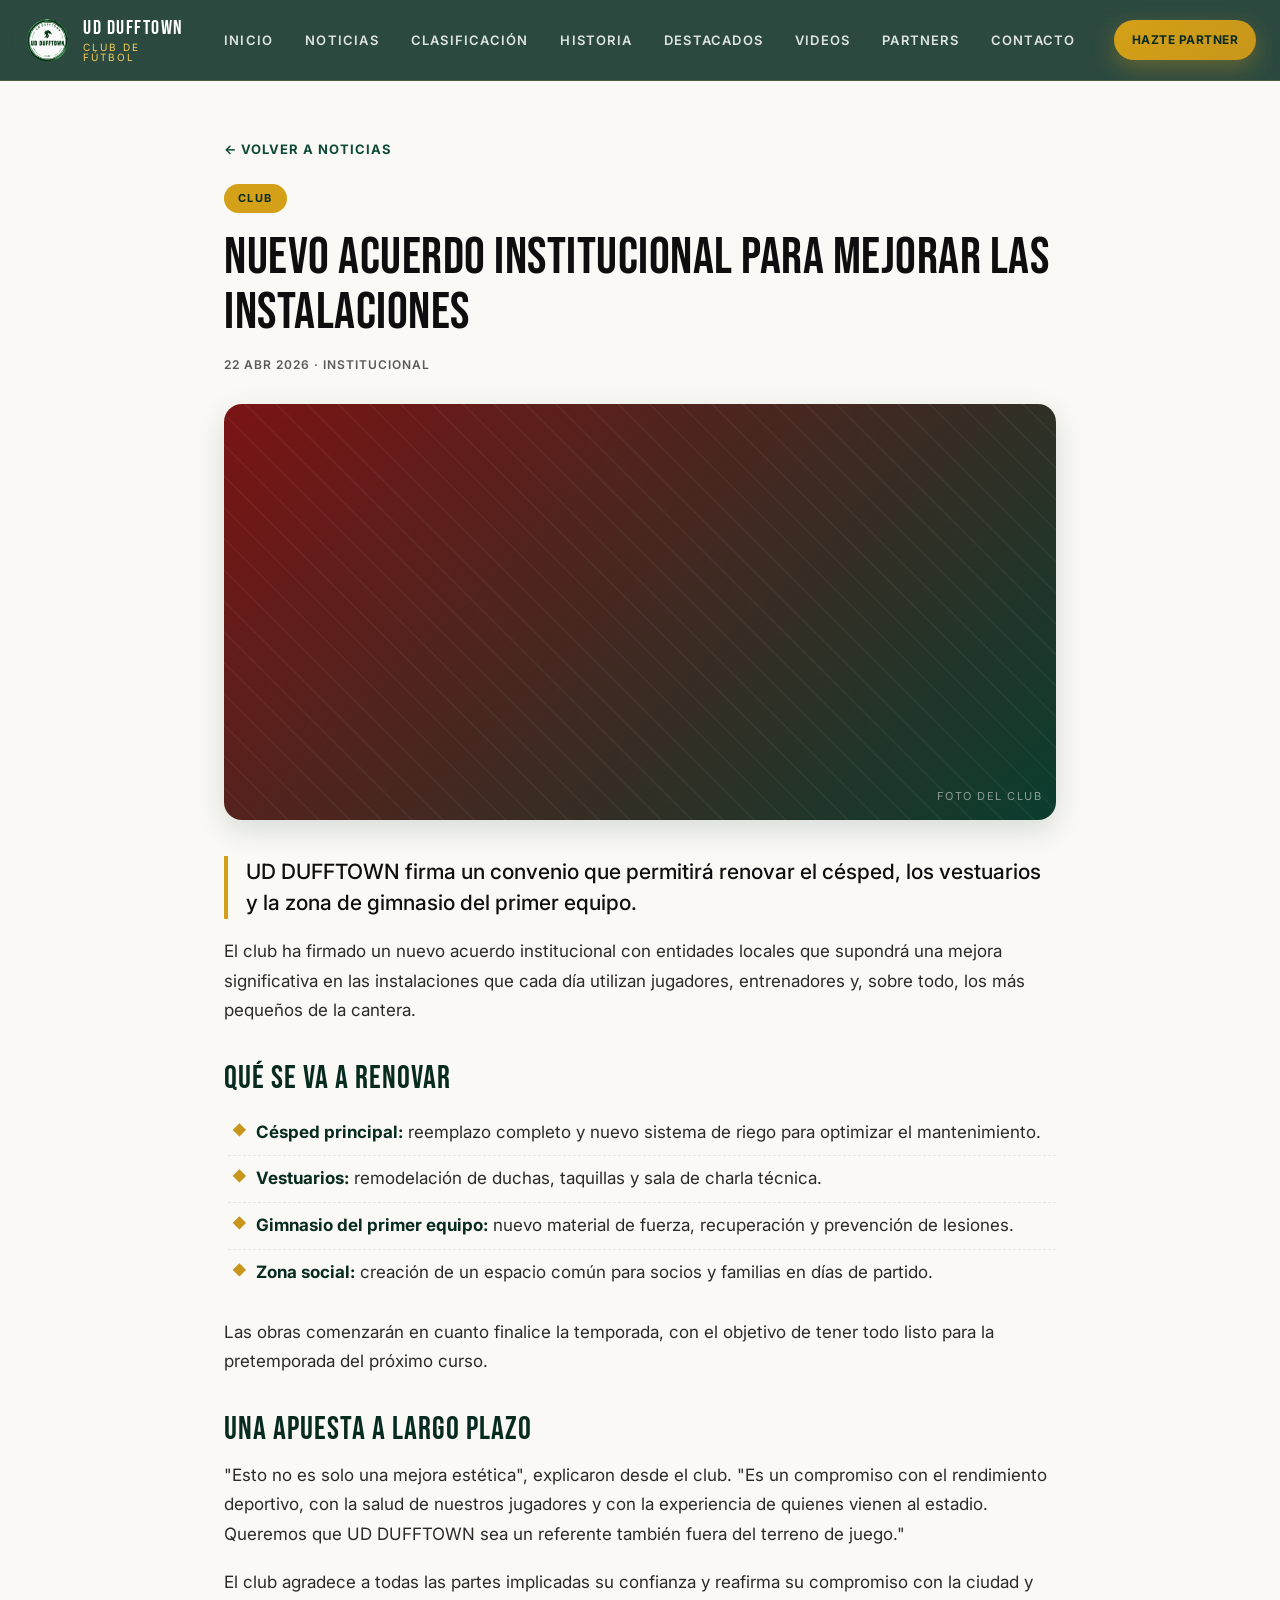
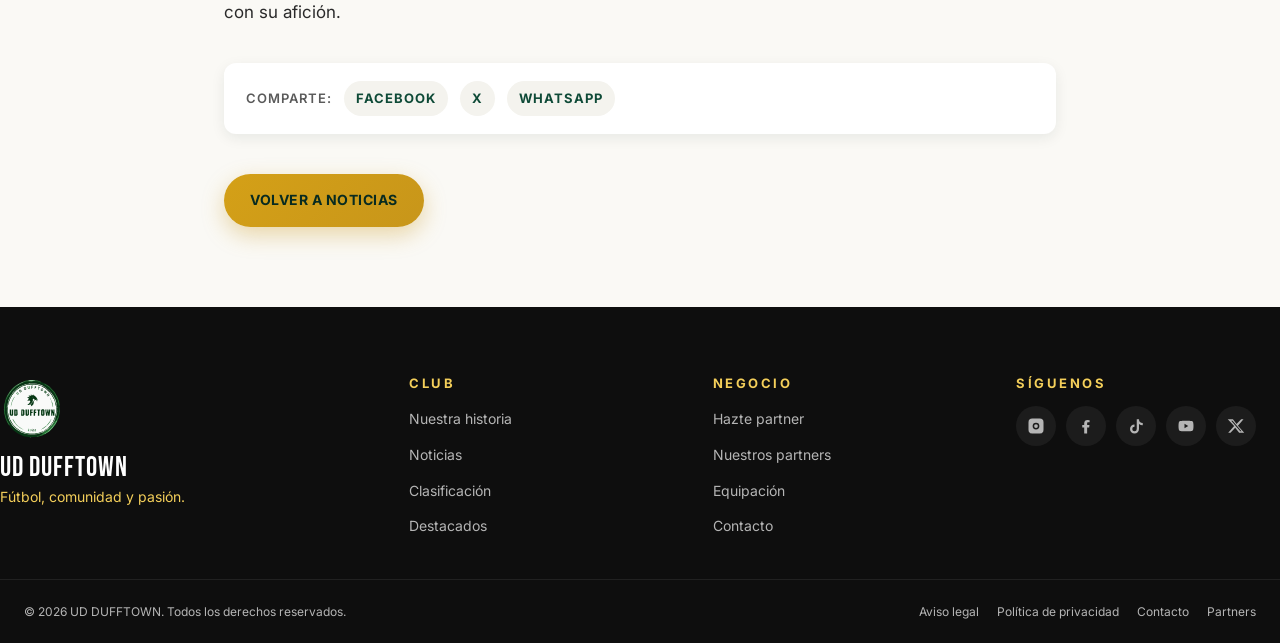
<file: ud-dufftown/noticia-3.html>
<!DOCTYPE html>
  <html lang="es">
  <head>
  <meta charset="UTF-8" />
  <meta name="viewport" content="width=device-width, initial-scale=1.0" />
  <meta name="description" content="Nuevo acuerdo institucional para mejorar las instalaciones — UD DUFFTOWN" />
  <title>Nuevo acuerdo institucional para mejorar las instalaciones — UD DUFFTOWN</title>
  <link rel="preconnect" href="https://fonts.googleapis.com">
  <link rel="preconnect" href="https://fonts.gstatic.com" crossorigin>
  <link href="https://fonts.googleapis.com/css2?family=Bebas+Neue&family=Inter:wght@300;400;500;600;700;800;900&display=swap" rel="stylesheet">
  <link rel="stylesheet" href="styles.css" />
  </head>
  <body>

  <header class="site-header" id="siteHeader">
  <div class="container header-inner">
    <a href="index.html#inicio" class="brand">
      <div class="brand-logo" aria-hidden="true">
       

        <svg xmlns="http://www.w3.org/2000/svg" viewBox="0 0 500 500" ><style>.a{opacity:1;fill:#f9faf9}.b{opacity:1;fill:#063714}.c{opacity:.98;fill:#267837}.d{opacity:1;fill:#e1f7e4}.e{opacity:1;fill:#8cc797}</style><path fill-rule="evenodd" class="a" d="m233 49l51 1 33 9 22 10 44 32 20 22 10 16-4 2-2-2-20-27-23-21-26-17-36-14-15-4-16-2-38-1zm-125 63l19-20 27-19 46-19 24-4h4l1 4-5 1-7 1-10 2-22 6-31 15-24 17-20 19zm164-54l16 2 14 4 21 7 33 19 34 31 14 19 23 43 11 47 1 10v23l-1 6v8l-11 44-13 28-19 28-25 25-28 19-34 15-37 8h-41l-37-8-36-16-32-23-24-26-24-40-11-32-5-32 1-35v-5l4-22 11-32 17-31 16-21 19-19 23-17 22-12 33-11 10-2 9-2zm-171 62l3-4 3 3-2 2zm-14 19l7-10 3 2-7 10zm-18 34l2-5 4 1-2 5zm-14 51l8-35h4l-8 35zm384-11l4-1 3 21-4 1-1-5zm-378 95l-8-36v-33h4l1 36 7 33zm382-64l4-2v22h-5v-4zm-2 31l1-3h4v1l-1 9-4-1zm-12 51l8-26h4l-8 26zm-12 24l8-16 4 1-2 7-6 9zm-142 97l43-11 40-21 37-33 2 3-24 25-43 26-28 10-32 6h-40l-29-6v-4l27 5zm-126-23l2-4 32 16v4l-20-7z"/><path fill-rule="evenodd" class="b" d="m187 40l21-4 42 2 10-4h32l28 8-1-5 29 13-1 6 39 26 38 43 26 52 10 45 6-2v58l-3-6-2-46v50l-4 22-9 23-5 2v8l-8 11h-8l2-7 4-9 8-26 4-18 1-9 1-4v-27l-1-9-3-21-9-34-21-39-10-16-20-22-44-32-22-10-33-9-51-1h-5l-4 1-24 4-46 19-27 19-19 20-4 4-3 4-7 9-7 10-16 29-2 5-6 16-8 35-2 15v33l8 36 12 34 23 36 27 28 26 18 14 9 20 7 18 6 29 6h40l32-6 28-10 3 2-2 8-26 13-20 4 6 4-51 4h-5l-50-9-45-20-33-24-21-21-15-21h4l1-3-24-43-13-50-2-32 7-52 6-20 14-27 26-38 27-28 35-27 2-2zm-10-2l3-1v2l-3 1zm47 17l5-1h3v4h-6zm48 3l-1-4 16 2 1 4zm-65 0l10-2v4l-10 2zm95 6v-4l36 14 26 17 23 21 20 27-3 1-14-19-34-31-33-19zm-243 163h3v5l-3 1zm380 13l-1-10h3l1 4v6zm0 23v-4l3 1v10l-1 5v2h-3v-8zm-211 184l-1-3h6l-1 3z"/><path class="c" d="m180 37l19-7 27-4-7 5 30 3 14-4h15l-9-2 4-2 19 2 27 9 1 5-28-8h-32l-10 4-42-2-21 4 13-6-20 5zm-148 201l2-24 12-46 13-28 16-25 16-20 26-24 28-19 32-14v2l-35 17-36 27-29 33-20 34 1 4 13-25 25-32 26-24 30-18-35 27-27 28-26 38-14 27-6 20-7 52 2 32 13 50 24 43-1 3h-4l-13-19-15-34-9-36-2-23v-4-10-1zm434-18l-6 2-10-45-26-52-38-43-39-26 1-6 38 24 41 45 23 41 11 32zm-233-167l38 1 1 4h-40v-4zm-16 3l7-1 2 3-9 2zm71 4l-1-4 15 4v4zm-178 55l20-19 24-17 31-15 22-6v4l-33 11-22 12-23 17-19 19-16 21-17 31-11 32-4 22h-3v-3l8-35 6-15 2-5 15-28 7-10 8-10 2-2zm294 25l3-1 2 2 16 28 14 44 2 16v1h-3l-11-47zm-347 99l2-9v3l3-1-1 35 5 32 11 32 24 40 24 26 32 23 36 16 37 8h-3l1 3-27-5-18-6-32-16-29-21-25-27-16-25-16-39-7-33zm382 20v-19h3l1 4-1 16zm22 17l2-4 3 6-7 36-11 30-15 27-21 28-27 26-28 19-27 13-39 10-6-4 20-4 26-13 2-8-3-2 43-26 24-25 12-13 12-21 6-9h8l8-11v-8l5-2 9-23zm-228 168h38l37-8 34-15 28-19 25-25 19-28 13-28 11-44h3v4l-4 19-8 26-4 8-8 16-22 32-37 33-40 21-43 11h-43z"/><path class="d" d="m228 50v-1h5v4l-1 1h-3zm-124 66l4-4 2 3-3 4zm-10 13l7-9 4 1-8 10zm-23 39l16-29 3 2-15 28zm338-27l4-2 21 39 9 34-4 1-14-44zm-346 48l6-16 4 1-6 15zm-10 50l2-15h4v3 3l-2 9zm389-5l4-1 1 9-4 2-1-4zm-411 30v-4h1v4zm411 6v-6h5v5l-1 3h-4zm-5 30l4-19 4 1-4 18zm-288 124l-26-18-27-28-23-36-12-34h4l16 39 16 25 25 27 29 21zm276-90l4-8h4l-4 9zm-30 48l22-32 4 1-12 21-12 13zm-212 58v-4l18 6v4z"/><path class="e" d="m226 26l9-2h34l4 2-4 2 9 2h-15l-14 4-30-3zm-46 13l20-5-13 6-33 14-1 1-1 1-30 18-26 24-25 32-13 25-1-4 20-34 29-33 36-27 35-17zm44 11l4-1v1zm237 226v-50l2 46zm-20-46v-1l1 5zm-410 19v-11h1v11zm0 11v-10h1v10zm415 12l1-3-1 4zm-5 3l1-5v2zm-206 197v-1h5v1z"/><path class="a" d="m241 209l12-13 5-17-3-7 9-3 5 3 1 4-7 9-4 4-9 15-8 6z"/><path class="b" d="m252 82l-3 1 1 7-5 1v-22h13v4h-9v5h4zm19 4l2-15h6l-1 4-2 5 6 1v3l-7 2zm29 4l2-9-4-1v-4l14 4-1 4-5-1-3 9zm-108-10h7l4 4 2 11-3 4-10 3-6-16v-4zm134 9l8 1 4 6-7 14h-8l-4-4v-9zm-172 10h7l7 9v7l-10 7-11-16zm197 16l7-6 4 1-4 12 1 5-8 2 3-9 2-4-4 3-8 4 2-9zm-209 14l-10-11 1-3 12 12zm219-9l5-4 4 1-7 6zm-235 7l-2-3 3-1zm260 9l2 4-15 12-2-4 4-12-8 7-3-3 14-12 3 1v4l-4 11zm-153 79l-8 3-12-2 14-8 9-15v-5l-4-4-19 2 14-18-16-5 13-6 11 2-12-11 1-2 10-1 13 4-8-12 22 8-5-10 26 21 11 17-3 16-2 1-1-7-5-4h-7l-11 7-1-1 7-9-1-4-5-3-9 3 3 7-5 17-12 13zm26-26l4-1 1 2v10l-3 13-12 13-9 3 6-13-11 3h-3l2-3 8-6 8-6zm69 63h12l7 6 1 35-4 8-6 2-12-1-5-6v-37zm-244 50l-8-7v-42h10l1 40h5v-40h11v41l-5 8-11 1zm27-49h20l5 3 2 38-7 8h-20zm63 0h11l6 7v35l-7 7h-19l2-49zm44 0h8v42l-9 8-12-1-5-4-1-45h11l1 40 5-2v-22zm17 0h21v9h-11v10h10v9l-10 1v20h-10zm28 20l1-20h4 16v9h-10v10h9v10h-9v20h-11zm51-20v9h-6l-1 40h-11l1-40h-7l1-9zm58 36l-2 13h-10l-6-43v-6h4 5l1 7 1 12 1 8 1-5 2-15 1-7h8l1 9 1 4v6l1 3 1 3v-5l1-4 1-16h4 5v3 4l-1 4-5 38h-10l-2-13-1-11zm37 13h-9v-48l10-1 5 17 2 5v-19-3l8 1v48h-9l-4-16-3-6zm-152 103l6 3v5l-5 6h5v4h-11l1-5 7-6-1-4-7 3zm16 1l7 1-1 7-2-2-3-4zm-34 13l3 1 1-8h3l-2 10-6 1-2-3z"/><path class="c" d="m153 54h1v1h-1zm-1 1h1v1h-1zm73 16h5l1 5 1 14-3 3h-9l-5-14v-6h4l2 15 6 1zm53 4l1-4 7 3zm-26 7l1-4h4v4zm23 4l-1 6h-4l1-6zm28 6l-2 7-4-1 3-8zm43 22l7-12 2 3-4 10zm12 8l3-2 2 3-4 4zm-232 5l1-4 10 10 5-4 3-2 1 5-5 5h-6zm-16 31l1-1 3 1v1l-2 2-16 30-8 32-2-6 10-34zm280 7l2-1 18 39 5 30-3-1-10-43zm-131 24l4-4 1 1-1 2zm-43 80l-1-16h3zm201-16h9l-1 49v-48zm-1 3l1-3v3zm-254 146l-34-27-22-29-8-17 3-1 24 39 18 18 20 14zm207-28l23-30 6-14h3l-10 21-20 25zm-7 10l-23 19-21 9 41-29zm-198 19l1-2 8 4-2 2zm56 8l-2-4 3-2 8 4-6 9 6 2-1 3-11-1 5-7 3-6-3-1zm16 9l1-14h7l2 6h-3l-2-4-3 2 1 9zm37-9l-4-1 4-4 1 2zm2 2l2-1 2 2-4 5h5v4h-10l-1-3z"/><path fill-rule="evenodd" class="d" d="m352 119l4-3-2 4zm34 17l-9 8 4-11zm-153 79l8-6 1 1-8 6zm132 57l-1-12h5l-2 15zm7 17l2-11 1 11zm-152 122l2-3 3 1-3 6zm19 8l-1-9 3-2 2 4-1 8zm34-8l1-3 3 4-2 1z"/><path fill-rule="evenodd" class="e" d="m111 157l6-5-3 6zm-1 0h1v1h-1zm280 8v-3l2 2zm-302 58l-1 8h-3l2-14zm327 47l1-14h1v19zm-48 5l-1 5-1-8zm42 27v-22l3 6zm32 40h3v3l-10 20-25 34-25 24-31 20-8 1 25-15 33-31 28-34zm-82 41l10-9 2 2-9 8zm-197 19l1-3 2 2-1 2zm9 5l2-2 9 4-1 3z"/><path class="a" d="m194 83l4 1 3 11-7 1-3-8v-4zm133 10h5l2 6-4 7h-6l-2-5zm-172 10l7 3 2 8-3 2-4-2-5-8zm-33 159l5 1v29l-5 1zm58 22v8l-5 1v-31h4l1 4z"/><path class="d" d="m280 172l5 2v3l-4-1zm53 89l4 1v30l-6-1z"/><path class="e" d="m253 160l8 2-9 1z"/></svg>
      </div>
      <div class="brand-text">
        <span class="brand-name">UD DUFFTOWN</span>
        <span class="brand-tag">Club de Fútbol</span>
      </div>
    </a>

    <nav class="main-nav" id="mainNav" aria-label="Menú principal">
      <div class="mobile-menu-head">
        <div class="mm-logo" aria-hidden="true">
         
          
        <svg xmlns="http://www.w3.org/2000/svg" viewBox="0 0 500 500" ><style>.a{opacity:1;fill:#f9faf9}.b{opacity:1;fill:#063714}.c{opacity:.98;fill:#267837}.d{opacity:1;fill:#e1f7e4}.e{opacity:1;fill:#8cc797}</style><path fill-rule="evenodd" class="a" d="m233 49l51 1 33 9 22 10 44 32 20 22 10 16-4 2-2-2-20-27-23-21-26-17-36-14-15-4-16-2-38-1zm-125 63l19-20 27-19 46-19 24-4h4l1 4-5 1-7 1-10 2-22 6-31 15-24 17-20 19zm164-54l16 2 14 4 21 7 33 19 34 31 14 19 23 43 11 47 1 10v23l-1 6v8l-11 44-13 28-19 28-25 25-28 19-34 15-37 8h-41l-37-8-36-16-32-23-24-26-24-40-11-32-5-32 1-35v-5l4-22 11-32 17-31 16-21 19-19 23-17 22-12 33-11 10-2 9-2zm-171 62l3-4 3 3-2 2zm-14 19l7-10 3 2-7 10zm-18 34l2-5 4 1-2 5zm-14 51l8-35h4l-8 35zm384-11l4-1 3 21-4 1-1-5zm-378 95l-8-36v-33h4l1 36 7 33zm382-64l4-2v22h-5v-4zm-2 31l1-3h4v1l-1 9-4-1zm-12 51l8-26h4l-8 26zm-12 24l8-16 4 1-2 7-6 9zm-142 97l43-11 40-21 37-33 2 3-24 25-43 26-28 10-32 6h-40l-29-6v-4l27 5zm-126-23l2-4 32 16v4l-20-7z"/><path fill-rule="evenodd" class="b" d="m187 40l21-4 42 2 10-4h32l28 8-1-5 29 13-1 6 39 26 38 43 26 52 10 45 6-2v58l-3-6-2-46v50l-4 22-9 23-5 2v8l-8 11h-8l2-7 4-9 8-26 4-18 1-9 1-4v-27l-1-9-3-21-9-34-21-39-10-16-20-22-44-32-22-10-33-9-51-1h-5l-4 1-24 4-46 19-27 19-19 20-4 4-3 4-7 9-7 10-16 29-2 5-6 16-8 35-2 15v33l8 36 12 34 23 36 27 28 26 18 14 9 20 7 18 6 29 6h40l32-6 28-10 3 2-2 8-26 13-20 4 6 4-51 4h-5l-50-9-45-20-33-24-21-21-15-21h4l1-3-24-43-13-50-2-32 7-52 6-20 14-27 26-38 27-28 35-27 2-2zm-10-2l3-1v2l-3 1zm47 17l5-1h3v4h-6zm48 3l-1-4 16 2 1 4zm-65 0l10-2v4l-10 2zm95 6v-4l36 14 26 17 23 21 20 27-3 1-14-19-34-31-33-19zm-243 163h3v5l-3 1zm380 13l-1-10h3l1 4v6zm0 23v-4l3 1v10l-1 5v2h-3v-8zm-211 184l-1-3h6l-1 3z"/><path class="c" d="m180 37l19-7 27-4-7 5 30 3 14-4h15l-9-2 4-2 19 2 27 9 1 5-28-8h-32l-10 4-42-2-21 4 13-6-20 5zm-148 201l2-24 12-46 13-28 16-25 16-20 26-24 28-19 32-14v2l-35 17-36 27-29 33-20 34 1 4 13-25 25-32 26-24 30-18-35 27-27 28-26 38-14 27-6 20-7 52 2 32 13 50 24 43-1 3h-4l-13-19-15-34-9-36-2-23v-4-10-1zm434-18l-6 2-10-45-26-52-38-43-39-26 1-6 38 24 41 45 23 41 11 32zm-233-167l38 1 1 4h-40v-4zm-16 3l7-1 2 3-9 2zm71 4l-1-4 15 4v4zm-178 55l20-19 24-17 31-15 22-6v4l-33 11-22 12-23 17-19 19-16 21-17 31-11 32-4 22h-3v-3l8-35 6-15 2-5 15-28 7-10 8-10 2-2zm294 25l3-1 2 2 16 28 14 44 2 16v1h-3l-11-47zm-347 99l2-9v3l3-1-1 35 5 32 11 32 24 40 24 26 32 23 36 16 37 8h-3l1 3-27-5-18-6-32-16-29-21-25-27-16-25-16-39-7-33zm382 20v-19h3l1 4-1 16zm22 17l2-4 3 6-7 36-11 30-15 27-21 28-27 26-28 19-27 13-39 10-6-4 20-4 26-13 2-8-3-2 43-26 24-25 12-13 12-21 6-9h8l8-11v-8l5-2 9-23zm-228 168h38l37-8 34-15 28-19 25-25 19-28 13-28 11-44h3v4l-4 19-8 26-4 8-8 16-22 32-37 33-40 21-43 11h-43z"/><path class="d" d="m228 50v-1h5v4l-1 1h-3zm-124 66l4-4 2 3-3 4zm-10 13l7-9 4 1-8 10zm-23 39l16-29 3 2-15 28zm338-27l4-2 21 39 9 34-4 1-14-44zm-346 48l6-16 4 1-6 15zm-10 50l2-15h4v3 3l-2 9zm389-5l4-1 1 9-4 2-1-4zm-411 30v-4h1v4zm411 6v-6h5v5l-1 3h-4zm-5 30l4-19 4 1-4 18zm-288 124l-26-18-27-28-23-36-12-34h4l16 39 16 25 25 27 29 21zm276-90l4-8h4l-4 9zm-30 48l22-32 4 1-12 21-12 13zm-212 58v-4l18 6v4z"/><path class="e" d="m226 26l9-2h34l4 2-4 2 9 2h-15l-14 4-30-3zm-46 13l20-5-13 6-33 14-1 1-1 1-30 18-26 24-25 32-13 25-1-4 20-34 29-33 36-27 35-17zm44 11l4-1v1zm237 226v-50l2 46zm-20-46v-1l1 5zm-410 19v-11h1v11zm0 11v-10h1v10zm415 12l1-3-1 4zm-5 3l1-5v2zm-206 197v-1h5v1z"/><path class="a" d="m241 209l12-13 5-17-3-7 9-3 5 3 1 4-7 9-4 4-9 15-8 6z"/><path class="b" d="m252 82l-3 1 1 7-5 1v-22h13v4h-9v5h4zm19 4l2-15h6l-1 4-2 5 6 1v3l-7 2zm29 4l2-9-4-1v-4l14 4-1 4-5-1-3 9zm-108-10h7l4 4 2 11-3 4-10 3-6-16v-4zm134 9l8 1 4 6-7 14h-8l-4-4v-9zm-172 10h7l7 9v7l-10 7-11-16zm197 16l7-6 4 1-4 12 1 5-8 2 3-9 2-4-4 3-8 4 2-9zm-209 14l-10-11 1-3 12 12zm219-9l5-4 4 1-7 6zm-235 7l-2-3 3-1zm260 9l2 4-15 12-2-4 4-12-8 7-3-3 14-12 3 1v4l-4 11zm-153 79l-8 3-12-2 14-8 9-15v-5l-4-4-19 2 14-18-16-5 13-6 11 2-12-11 1-2 10-1 13 4-8-12 22 8-5-10 26 21 11 17-3 16-2 1-1-7-5-4h-7l-11 7-1-1 7-9-1-4-5-3-9 3 3 7-5 17-12 13zm26-26l4-1 1 2v10l-3 13-12 13-9 3 6-13-11 3h-3l2-3 8-6 8-6zm69 63h12l7 6 1 35-4 8-6 2-12-1-5-6v-37zm-244 50l-8-7v-42h10l1 40h5v-40h11v41l-5 8-11 1zm27-49h20l5 3 2 38-7 8h-20zm63 0h11l6 7v35l-7 7h-19l2-49zm44 0h8v42l-9 8-12-1-5-4-1-45h11l1 40 5-2v-22zm17 0h21v9h-11v10h10v9l-10 1v20h-10zm28 20l1-20h4 16v9h-10v10h9v10h-9v20h-11zm51-20v9h-6l-1 40h-11l1-40h-7l1-9zm58 36l-2 13h-10l-6-43v-6h4 5l1 7 1 12 1 8 1-5 2-15 1-7h8l1 9 1 4v6l1 3 1 3v-5l1-4 1-16h4 5v3 4l-1 4-5 38h-10l-2-13-1-11zm37 13h-9v-48l10-1 5 17 2 5v-19-3l8 1v48h-9l-4-16-3-6zm-152 103l6 3v5l-5 6h5v4h-11l1-5 7-6-1-4-7 3zm16 1l7 1-1 7-2-2-3-4zm-34 13l3 1 1-8h3l-2 10-6 1-2-3z"/><path class="c" d="m153 54h1v1h-1zm-1 1h1v1h-1zm73 16h5l1 5 1 14-3 3h-9l-5-14v-6h4l2 15 6 1zm53 4l1-4 7 3zm-26 7l1-4h4v4zm23 4l-1 6h-4l1-6zm28 6l-2 7-4-1 3-8zm43 22l7-12 2 3-4 10zm12 8l3-2 2 3-4 4zm-232 5l1-4 10 10 5-4 3-2 1 5-5 5h-6zm-16 31l1-1 3 1v1l-2 2-16 30-8 32-2-6 10-34zm280 7l2-1 18 39 5 30-3-1-10-43zm-131 24l4-4 1 1-1 2zm-43 80l-1-16h3zm201-16h9l-1 49v-48zm-1 3l1-3v3zm-254 146l-34-27-22-29-8-17 3-1 24 39 18 18 20 14zm207-28l23-30 6-14h3l-10 21-20 25zm-7 10l-23 19-21 9 41-29zm-198 19l1-2 8 4-2 2zm56 8l-2-4 3-2 8 4-6 9 6 2-1 3-11-1 5-7 3-6-3-1zm16 9l1-14h7l2 6h-3l-2-4-3 2 1 9zm37-9l-4-1 4-4 1 2zm2 2l2-1 2 2-4 5h5v4h-10l-1-3z"/><path fill-rule="evenodd" class="d" d="m352 119l4-3-2 4zm34 17l-9 8 4-11zm-153 79l8-6 1 1-8 6zm132 57l-1-12h5l-2 15zm7 17l2-11 1 11zm-152 122l2-3 3 1-3 6zm19 8l-1-9 3-2 2 4-1 8zm34-8l1-3 3 4-2 1z"/><path fill-rule="evenodd" class="e" d="m111 157l6-5-3 6zm-1 0h1v1h-1zm280 8v-3l2 2zm-302 58l-1 8h-3l2-14zm327 47l1-14h1v19zm-48 5l-1 5-1-8zm42 27v-22l3 6zm32 40h3v3l-10 20-25 34-25 24-31 20-8 1 25-15 33-31 28-34zm-82 41l10-9 2 2-9 8zm-197 19l1-3 2 2-1 2zm9 5l2-2 9 4-1 3z"/><path class="a" d="m194 83l4 1 3 11-7 1-3-8v-4zm133 10h5l2 6-4 7h-6l-2-5zm-172 10l7 3 2 8-3 2-4-2-5-8zm-33 159l5 1v29l-5 1zm58 22v8l-5 1v-31h4l1 4z"/><path class="d" d="m280 172l5 2v3l-4-1zm53 89l4 1v30l-6-1z"/><path class="e" d="m253 160l8 2-9 1z"/></svg>
      
        </div>
        <div class="mm-info">
          <span class="mm-name">UD DUFFTOWN</span>
          <span class="mm-tag">Menú principal</span>
        </div>
        <button class="mm-close" id="mmClose" aria-label="Cerrar menú">×</button>
      </div>

      <ul>
        <li><a href="index.html#inicio" data-ic="◆">Inicio</a></li>
        <li><a href="index.html#noticias" data-ic="▦">Noticias</a></li>
        <li><a href="index.html#clasificacion" data-ic="▤">Clasificación</a></li>
        <li><a href="index.html#historia" data-ic="❖">Historia</a></li>
        <li><a href="index.html#destacados" data-ic="★">Destacados</a></li>
        <li><a href="index.html#videos" data-ic="▶">Videos</a></li>
        <li><a href="index.html#partners" data-ic="◉">Partners</a></li>
        <li><a href="index.html#contacto" data-ic="✉">Contacto</a></li>
      </ul>

      <div class="mobile-menu-foot">
        <a href="index.html#buscamos-partners" class="btn btn-primary btn-lg mm-cta">Hazte partner</a>
        <div class="mm-socials">
          <a href="#" aria-label="Instagram"><svg viewBox="0 0 24 24"><path d="M7 2h10a5 5 0 0 1 5 5v10a5 5 0 0 1-5 5H7a5 5 0 0 1-5-5V7a5 5 0 0 1 5-5zm5 5.5A4.5 4.5 0 1 0 16.5 12 4.5 4.5 0 0 0 12 7.5zm0 2A2.5 2.5 0 1 1 9.5 12 2.5 2.5 0 0 1 12 9.5zM18 6a1 1 0 1 1-1 1 1 1 0 0 1 1-1z"/></svg></a>
          <a href="#" aria-label="Facebook"><svg viewBox="0 0 24 24"><path d="M13.5 22v-8h2.7l.4-3.2h-3.1V8.7c0-.9.3-1.6 1.6-1.6h1.7V4.2A22.5 22.5 0 0 0 14 4c-2.6 0-4.4 1.6-4.4 4.4V10.8H7v3.2h2.6V22z"/></svg></a>
          <a href="#" aria-label="TikTok"><svg viewBox="0 0 24 24"><path d="M16 3a5 5 0 0 0 5 5v3a8 8 0 0 1-5-1.7V16a6 6 0 1 1-6-6v3a3 3 0 1 0 3 3V3z"/></svg></a>
          <a href="#" aria-label="YouTube"><svg viewBox="0 0 24 24"><path d="M21.6 7.2a2.5 2.5 0 0 0-1.8-1.8C18.2 5 12 5 12 5s-6.2 0-7.8.4A2.5 2.5 0 0 0 2.4 7.2 26 26 0 0 0 2 12a26 26 0 0 0 .4 4.8 2.5 2.5 0 0 0 1.8 1.8C5.8 19 12 19 12 19s6.2 0 7.8-.4a2.5 2.5 0 0 0 1.8-1.8A26 26 0 0 0 22 12a26 26 0 0 0-.4-4.8zM10 15V9l5 3z"/></svg></a>
          <a href="#" aria-label="X / Twitter"><svg viewBox="0 0 24 24"><path d="M18.9 3H22l-7.4 8.5L23 21h-6.8l-5.3-6.7L4.7 21H1.6l7.9-9.1L1 3h6.9l4.8 6.2zM17.7 19h1.7L7.4 5H5.6z"/></svg></a>
        </div>
      </div>
    </nav>

    <div class="mobile-backdrop" id="mobileBackdrop"></div>

    <div class="header-actions">
      <a href="index.html#buscamos-partners" class="btn btn-primary btn-sm">Hazte partner</a>
      <button class="nav-toggle" id="navToggle" aria-label="Abrir menú" aria-expanded="false">
        <span></span><span></span><span></span>
      </button>
    </div>
  </div>
</header>

  <main class="article-main">
    <div class="container article-wrap">
      <a href="index.html#noticias" class="article-back">← Volver a noticias</a>

      <header class="article-head">
        <span class="news-cat article-cat">Club</span>
        <h1 class="article-title">Nuevo acuerdo institucional para mejorar las instalaciones</h1>
        <p class="article-meta"><span>22 ABR 2026</span> · <span>Institucional</span></p>
      </header>

      <div class="article-hero" style="--c1:#7a1414;--c2:#0a3d2e;">
        <span class="news-img-label">Foto del club</span>
      </div>

      <div class="article-body">
        <p class="article-lead">UD DUFFTOWN firma un convenio que permitirá renovar el césped, los vestuarios y la zona de gimnasio del primer equipo.</p>
        
        <p>El club ha firmado un nuevo acuerdo institucional con entidades locales que supondrá una mejora significativa en las instalaciones que cada día utilizan jugadores, entrenadores y, sobre todo, los más pequeños de la cantera.</p>
        <h2>Qué se va a renovar</h2>
        <ul>
          <li><strong>Césped principal:</strong> reemplazo completo y nuevo sistema de riego para optimizar el mantenimiento.</li>
          <li><strong>Vestuarios:</strong> remodelación de duchas, taquillas y sala de charla técnica.</li>
          <li><strong>Gimnasio del primer equipo:</strong> nuevo material de fuerza, recuperación y prevención de lesiones.</li>
          <li><strong>Zona social:</strong> creación de un espacio común para socios y familias en días de partido.</li>
        </ul>
        <p>Las obras comenzarán en cuanto finalice la temporada, con el objetivo de tener todo listo para la pretemporada del próximo curso.</p>
        <h2>Una apuesta a largo plazo</h2>
        <p>"Esto no es solo una mejora estética", explicaron desde el club. "Es un compromiso con el rendimiento deportivo, con la salud de nuestros jugadores y con la experiencia de quienes vienen al estadio. Queremos que UD DUFFTOWN sea un referente también fuera del terreno de juego."</p>
        <p>El club agradece a todas las partes implicadas su confianza y reafirma su compromiso con la ciudad y con su afición.</p>
      

        <div class="article-share">
          <span>Comparte:</span>
          <a href="#" aria-label="Compartir en Facebook">Facebook</a>
          <a href="#" aria-label="Compartir en X">X</a>
          <a href="#" aria-label="Compartir por WhatsApp">WhatsApp</a>
        </div>

        <a href="index.html#noticias" class="btn btn-primary article-back-btn">Volver a noticias</a>
      </div>
    </div>
  </main>

  <footer class="site-footer">
  <div class="container footer-inner">
    <div class="footer-brand">
      <div class="brand-logo lg" aria-hidden="true">
        <svg xmlns="http://www.w3.org/2000/svg" viewBox="0 0 500 500" ><style>.a{opacity:1;fill:#f9faf9}.b{opacity:1;fill:#063714}.c{opacity:.98;fill:#267837}.d{opacity:1;fill:#e1f7e4}.e{opacity:1;fill:#8cc797}</style><path fill-rule="evenodd" class="a" d="m233 49l51 1 33 9 22 10 44 32 20 22 10 16-4 2-2-2-20-27-23-21-26-17-36-14-15-4-16-2-38-1zm-125 63l19-20 27-19 46-19 24-4h4l1 4-5 1-7 1-10 2-22 6-31 15-24 17-20 19zm164-54l16 2 14 4 21 7 33 19 34 31 14 19 23 43 11 47 1 10v23l-1 6v8l-11 44-13 28-19 28-25 25-28 19-34 15-37 8h-41l-37-8-36-16-32-23-24-26-24-40-11-32-5-32 1-35v-5l4-22 11-32 17-31 16-21 19-19 23-17 22-12 33-11 10-2 9-2zm-171 62l3-4 3 3-2 2zm-14 19l7-10 3 2-7 10zm-18 34l2-5 4 1-2 5zm-14 51l8-35h4l-8 35zm384-11l4-1 3 21-4 1-1-5zm-378 95l-8-36v-33h4l1 36 7 33zm382-64l4-2v22h-5v-4zm-2 31l1-3h4v1l-1 9-4-1zm-12 51l8-26h4l-8 26zm-12 24l8-16 4 1-2 7-6 9zm-142 97l43-11 40-21 37-33 2 3-24 25-43 26-28 10-32 6h-40l-29-6v-4l27 5zm-126-23l2-4 32 16v4l-20-7z"/><path fill-rule="evenodd" class="b" d="m187 40l21-4 42 2 10-4h32l28 8-1-5 29 13-1 6 39 26 38 43 26 52 10 45 6-2v58l-3-6-2-46v50l-4 22-9 23-5 2v8l-8 11h-8l2-7 4-9 8-26 4-18 1-9 1-4v-27l-1-9-3-21-9-34-21-39-10-16-20-22-44-32-22-10-33-9-51-1h-5l-4 1-24 4-46 19-27 19-19 20-4 4-3 4-7 9-7 10-16 29-2 5-6 16-8 35-2 15v33l8 36 12 34 23 36 27 28 26 18 14 9 20 7 18 6 29 6h40l32-6 28-10 3 2-2 8-26 13-20 4 6 4-51 4h-5l-50-9-45-20-33-24-21-21-15-21h4l1-3-24-43-13-50-2-32 7-52 6-20 14-27 26-38 27-28 35-27 2-2zm-10-2l3-1v2l-3 1zm47 17l5-1h3v4h-6zm48 3l-1-4 16 2 1 4zm-65 0l10-2v4l-10 2zm95 6v-4l36 14 26 17 23 21 20 27-3 1-14-19-34-31-33-19zm-243 163h3v5l-3 1zm380 13l-1-10h3l1 4v6zm0 23v-4l3 1v10l-1 5v2h-3v-8zm-211 184l-1-3h6l-1 3z"/><path class="c" d="m180 37l19-7 27-4-7 5 30 3 14-4h15l-9-2 4-2 19 2 27 9 1 5-28-8h-32l-10 4-42-2-21 4 13-6-20 5zm-148 201l2-24 12-46 13-28 16-25 16-20 26-24 28-19 32-14v2l-35 17-36 27-29 33-20 34 1 4 13-25 25-32 26-24 30-18-35 27-27 28-26 38-14 27-6 20-7 52 2 32 13 50 24 43-1 3h-4l-13-19-15-34-9-36-2-23v-4-10-1zm434-18l-6 2-10-45-26-52-38-43-39-26 1-6 38 24 41 45 23 41 11 32zm-233-167l38 1 1 4h-40v-4zm-16 3l7-1 2 3-9 2zm71 4l-1-4 15 4v4zm-178 55l20-19 24-17 31-15 22-6v4l-33 11-22 12-23 17-19 19-16 21-17 31-11 32-4 22h-3v-3l8-35 6-15 2-5 15-28 7-10 8-10 2-2zm294 25l3-1 2 2 16 28 14 44 2 16v1h-3l-11-47zm-347 99l2-9v3l3-1-1 35 5 32 11 32 24 40 24 26 32 23 36 16 37 8h-3l1 3-27-5-18-6-32-16-29-21-25-27-16-25-16-39-7-33zm382 20v-19h3l1 4-1 16zm22 17l2-4 3 6-7 36-11 30-15 27-21 28-27 26-28 19-27 13-39 10-6-4 20-4 26-13 2-8-3-2 43-26 24-25 12-13 12-21 6-9h8l8-11v-8l5-2 9-23zm-228 168h38l37-8 34-15 28-19 25-25 19-28 13-28 11-44h3v4l-4 19-8 26-4 8-8 16-22 32-37 33-40 21-43 11h-43z"/><path class="d" d="m228 50v-1h5v4l-1 1h-3zm-124 66l4-4 2 3-3 4zm-10 13l7-9 4 1-8 10zm-23 39l16-29 3 2-15 28zm338-27l4-2 21 39 9 34-4 1-14-44zm-346 48l6-16 4 1-6 15zm-10 50l2-15h4v3 3l-2 9zm389-5l4-1 1 9-4 2-1-4zm-411 30v-4h1v4zm411 6v-6h5v5l-1 3h-4zm-5 30l4-19 4 1-4 18zm-288 124l-26-18-27-28-23-36-12-34h4l16 39 16 25 25 27 29 21zm276-90l4-8h4l-4 9zm-30 48l22-32 4 1-12 21-12 13zm-212 58v-4l18 6v4z"/><path class="e" d="m226 26l9-2h34l4 2-4 2 9 2h-15l-14 4-30-3zm-46 13l20-5-13 6-33 14-1 1-1 1-30 18-26 24-25 32-13 25-1-4 20-34 29-33 36-27 35-17zm44 11l4-1v1zm237 226v-50l2 46zm-20-46v-1l1 5zm-410 19v-11h1v11zm0 11v-10h1v10zm415 12l1-3-1 4zm-5 3l1-5v2zm-206 197v-1h5v1z"/><path class="a" d="m241 209l12-13 5-17-3-7 9-3 5 3 1 4-7 9-4 4-9 15-8 6z"/><path class="b" d="m252 82l-3 1 1 7-5 1v-22h13v4h-9v5h4zm19 4l2-15h6l-1 4-2 5 6 1v3l-7 2zm29 4l2-9-4-1v-4l14 4-1 4-5-1-3 9zm-108-10h7l4 4 2 11-3 4-10 3-6-16v-4zm134 9l8 1 4 6-7 14h-8l-4-4v-9zm-172 10h7l7 9v7l-10 7-11-16zm197 16l7-6 4 1-4 12 1 5-8 2 3-9 2-4-4 3-8 4 2-9zm-209 14l-10-11 1-3 12 12zm219-9l5-4 4 1-7 6zm-235 7l-2-3 3-1zm260 9l2 4-15 12-2-4 4-12-8 7-3-3 14-12 3 1v4l-4 11zm-153 79l-8 3-12-2 14-8 9-15v-5l-4-4-19 2 14-18-16-5 13-6 11 2-12-11 1-2 10-1 13 4-8-12 22 8-5-10 26 21 11 17-3 16-2 1-1-7-5-4h-7l-11 7-1-1 7-9-1-4-5-3-9 3 3 7-5 17-12 13zm26-26l4-1 1 2v10l-3 13-12 13-9 3 6-13-11 3h-3l2-3 8-6 8-6zm69 63h12l7 6 1 35-4 8-6 2-12-1-5-6v-37zm-244 50l-8-7v-42h10l1 40h5v-40h11v41l-5 8-11 1zm27-49h20l5 3 2 38-7 8h-20zm63 0h11l6 7v35l-7 7h-19l2-49zm44 0h8v42l-9 8-12-1-5-4-1-45h11l1 40 5-2v-22zm17 0h21v9h-11v10h10v9l-10 1v20h-10zm28 20l1-20h4 16v9h-10v10h9v10h-9v20h-11zm51-20v9h-6l-1 40h-11l1-40h-7l1-9zm58 36l-2 13h-10l-6-43v-6h4 5l1 7 1 12 1 8 1-5 2-15 1-7h8l1 9 1 4v6l1 3 1 3v-5l1-4 1-16h4 5v3 4l-1 4-5 38h-10l-2-13-1-11zm37 13h-9v-48l10-1 5 17 2 5v-19-3l8 1v48h-9l-4-16-3-6zm-152 103l6 3v5l-5 6h5v4h-11l1-5 7-6-1-4-7 3zm16 1l7 1-1 7-2-2-3-4zm-34 13l3 1 1-8h3l-2 10-6 1-2-3z"/><path class="c" d="m153 54h1v1h-1zm-1 1h1v1h-1zm73 16h5l1 5 1 14-3 3h-9l-5-14v-6h4l2 15 6 1zm53 4l1-4 7 3zm-26 7l1-4h4v4zm23 4l-1 6h-4l1-6zm28 6l-2 7-4-1 3-8zm43 22l7-12 2 3-4 10zm12 8l3-2 2 3-4 4zm-232 5l1-4 10 10 5-4 3-2 1 5-5 5h-6zm-16 31l1-1 3 1v1l-2 2-16 30-8 32-2-6 10-34zm280 7l2-1 18 39 5 30-3-1-10-43zm-131 24l4-4 1 1-1 2zm-43 80l-1-16h3zm201-16h9l-1 49v-48zm-1 3l1-3v3zm-254 146l-34-27-22-29-8-17 3-1 24 39 18 18 20 14zm207-28l23-30 6-14h3l-10 21-20 25zm-7 10l-23 19-21 9 41-29zm-198 19l1-2 8 4-2 2zm56 8l-2-4 3-2 8 4-6 9 6 2-1 3-11-1 5-7 3-6-3-1zm16 9l1-14h7l2 6h-3l-2-4-3 2 1 9zm37-9l-4-1 4-4 1 2zm2 2l2-1 2 2-4 5h5v4h-10l-1-3z"/><path fill-rule="evenodd" class="d" d="m352 119l4-3-2 4zm34 17l-9 8 4-11zm-153 79l8-6 1 1-8 6zm132 57l-1-12h5l-2 15zm7 17l2-11 1 11zm-152 122l2-3 3 1-3 6zm19 8l-1-9 3-2 2 4-1 8zm34-8l1-3 3 4-2 1z"/><path fill-rule="evenodd" class="e" d="m111 157l6-5-3 6zm-1 0h1v1h-1zm280 8v-3l2 2zm-302 58l-1 8h-3l2-14zm327 47l1-14h1v19zm-48 5l-1 5-1-8zm42 27v-22l3 6zm32 40h3v3l-10 20-25 34-25 24-31 20-8 1 25-15 33-31 28-34zm-82 41l10-9 2 2-9 8zm-197 19l1-3 2 2-1 2zm9 5l2-2 9 4-1 3z"/><path class="a" d="m194 83l4 1 3 11-7 1-3-8v-4zm133 10h5l2 6-4 7h-6l-2-5zm-172 10l7 3 2 8-3 2-4-2-5-8zm-33 159l5 1v29l-5 1zm58 22v8l-5 1v-31h4l1 4z"/><path class="d" d="m280 172l5 2v3l-4-1zm53 89l4 1v30l-6-1z"/><path class="e" d="m253 160l8 2-9 1z"/></svg>
      </div>
      <h3>UD DUFFTOWN</h3>
      <p>Fútbol, comunidad y pasión.</p>
    </div>

    <div class="footer-col">
      <h4>Club</h4>
      <ul>
        <li><a href="index.html#historia">Nuestra historia</a></li>
        <li><a href="index.html#noticias">Noticias</a></li>
        <li><a href="index.html#clasificacion">Clasificación</a></li>
        <li><a href="index.html#destacados">Destacados</a></li>
      </ul>
    </div>

    <div class="footer-col">
      <h4>Negocio</h4>
      <ul>
        <li><a href="index.html#buscamos-partners">Hazte partner</a></li>
        <li><a href="index.html#partners">Nuestros partners</a></li>
        <li><a href="index.html#equipacion">Equipación</a></li>
        <li><a href="index.html#contacto">Contacto</a></li>
      </ul>
    </div>

    <div class="footer-col">
      <h4>Síguenos</h4>
      <div class="socials">
        <a href="#" aria-label="Instagram" class="social">
          <svg viewBox="0 0 24 24"><path d="M7 2h10a5 5 0 0 1 5 5v10a5 5 0 0 1-5 5H7a5 5 0 0 1-5-5V7a5 5 0 0 1 5-5zm5 5.5A4.5 4.5 0 1 0 16.5 12 4.5 4.5 0 0 0 12 7.5zm0 2A2.5 2.5 0 1 1 9.5 12 2.5 2.5 0 0 1 12 9.5zM18 6a1 1 0 1 1-1 1 1 1 0 0 1 1-1z"/></svg>
        </a>
        <a href="#" aria-label="Facebook" class="social">
          <svg viewBox="0 0 24 24"><path d="M13.5 22v-8h2.7l.4-3.2h-3.1V8.7c0-.9.3-1.6 1.6-1.6h1.7V4.2A22.5 22.5 0 0 0 14 4c-2.6 0-4.4 1.6-4.4 4.4V10.8H7v3.2h2.6V22z"/></svg>
        </a>
        <a href="#" aria-label="TikTok" class="social">
          <svg viewBox="0 0 24 24"><path d="M16 3a5 5 0 0 0 5 5v3a8 8 0 0 1-5-1.7V16a6 6 0 1 1-6-6v3a3 3 0 1 0 3 3V3z"/></svg>
        </a>
        <a href="#" aria-label="YouTube" class="social">
          <svg viewBox="0 0 24 24"><path d="M21.6 7.2a2.5 2.5 0 0 0-1.8-1.8C18.2 5 12 5 12 5s-6.2 0-7.8.4A2.5 2.5 0 0 0 2.4 7.2 26 26 0 0 0 2 12a26 26 0 0 0 .4 4.8 2.5 2.5 0 0 0 1.8 1.8C5.8 19 12 19 12 19s6.2 0 7.8-.4a2.5 2.5 0 0 0 1.8-1.8A26 26 0 0 0 22 12a26 26 0 0 0-.4-4.8zM10 15V9l5 3z"/></svg>
        </a>
        <a href="#" aria-label="X / Twitter" class="social">
          <svg viewBox="0 0 24 24"><path d="M18.9 3H22l-7.4 8.5L23 21h-6.8l-5.3-6.7L4.7 21H1.6l7.9-9.1L1 3h6.9l4.8 6.2zM17.7 19h1.7L7.4 5H5.6z"/></svg>
        </a>
      </div>
    </div>
  </div>

  <div class="footer-bottom">
    <div class="container footer-bottom-inner">
      <p>© <span id="year"></span> UD DUFFTOWN. Todos los derechos reservados.</p>
      <ul class="footer-legal">
        <li><a href="#">Aviso legal</a></li>
        <li><a href="#">Política de privacidad</a></li>
        <li><a href="index.html#contacto">Contacto</a></li>
        <li><a href="index.html#partners">Partners</a></li>
      </ul>
    </div>
  </div>
</footer>

  <a href="index.html#inicio" class="back-top" id="backTop" aria-label="Volver arriba">↑</a>

  <script src="script.js"></script>
  </body>
  </html>
</file>
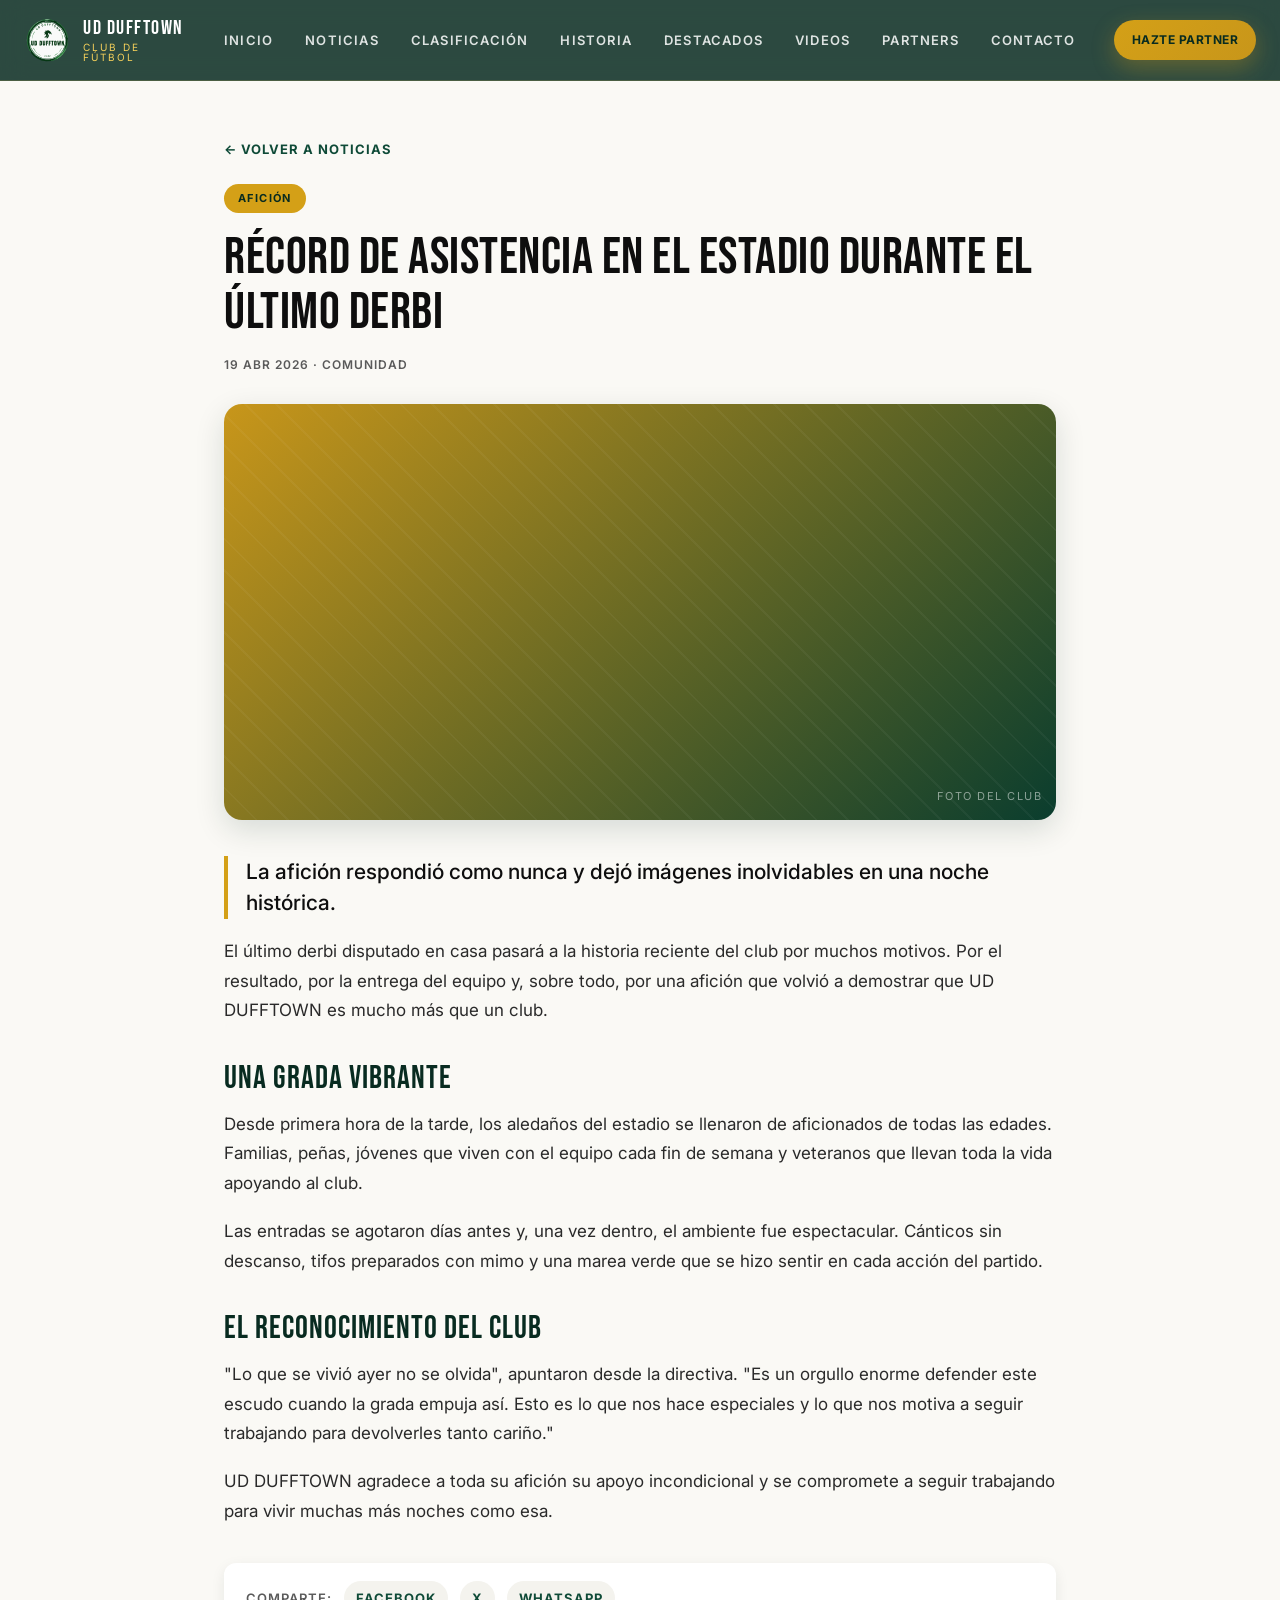
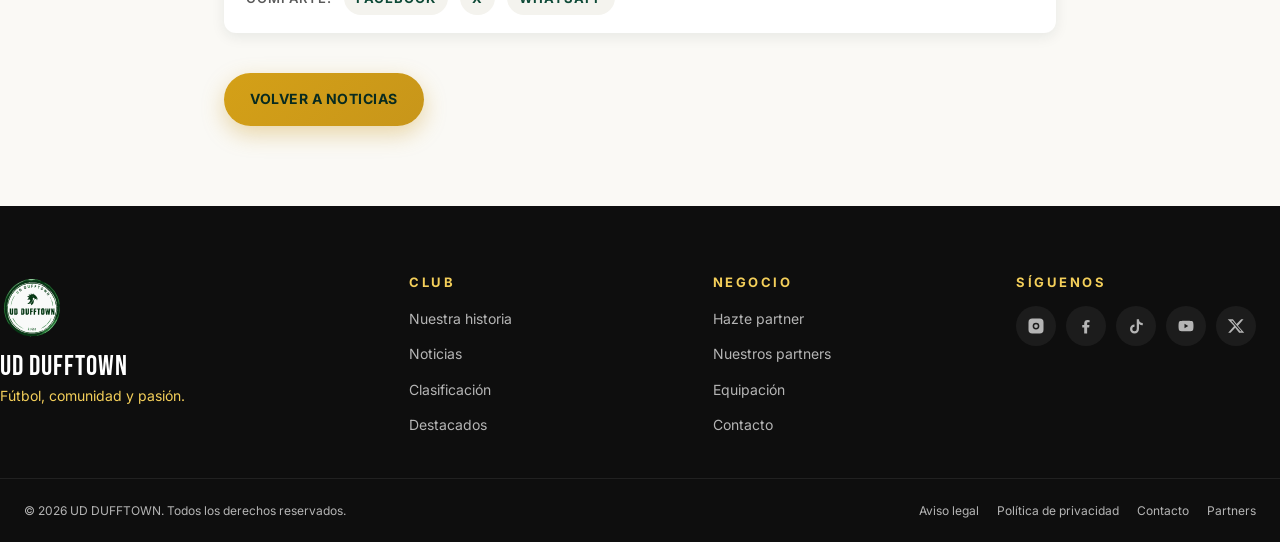
<file: ud-dufftown/noticia-4.html>
<!DOCTYPE html>
  <html lang="es">
  <head>
  <meta charset="UTF-8" />
  <meta name="viewport" content="width=device-width, initial-scale=1.0" />
  <meta name="description" content="Récord de asistencia en el estadio durante el último derbi — UD DUFFTOWN" />
  <title>Récord de asistencia en el estadio durante el último derbi — UD DUFFTOWN</title>
  <link rel="preconnect" href="https://fonts.googleapis.com">
  <link rel="preconnect" href="https://fonts.gstatic.com" crossorigin>
  <link href="https://fonts.googleapis.com/css2?family=Bebas+Neue&family=Inter:wght@300;400;500;600;700;800;900&display=swap" rel="stylesheet">
  <link rel="stylesheet" href="styles.css" />
  </head>
  <body>

  <header class="site-header" id="siteHeader">
  <div class="container header-inner">
    <a href="index.html#inicio" class="brand">
      <div class="brand-logo" aria-hidden="true">
       

        <svg xmlns="http://www.w3.org/2000/svg" viewBox="0 0 500 500" ><style>.a{opacity:1;fill:#f9faf9}.b{opacity:1;fill:#063714}.c{opacity:.98;fill:#267837}.d{opacity:1;fill:#e1f7e4}.e{opacity:1;fill:#8cc797}</style><path fill-rule="evenodd" class="a" d="m233 49l51 1 33 9 22 10 44 32 20 22 10 16-4 2-2-2-20-27-23-21-26-17-36-14-15-4-16-2-38-1zm-125 63l19-20 27-19 46-19 24-4h4l1 4-5 1-7 1-10 2-22 6-31 15-24 17-20 19zm164-54l16 2 14 4 21 7 33 19 34 31 14 19 23 43 11 47 1 10v23l-1 6v8l-11 44-13 28-19 28-25 25-28 19-34 15-37 8h-41l-37-8-36-16-32-23-24-26-24-40-11-32-5-32 1-35v-5l4-22 11-32 17-31 16-21 19-19 23-17 22-12 33-11 10-2 9-2zm-171 62l3-4 3 3-2 2zm-14 19l7-10 3 2-7 10zm-18 34l2-5 4 1-2 5zm-14 51l8-35h4l-8 35zm384-11l4-1 3 21-4 1-1-5zm-378 95l-8-36v-33h4l1 36 7 33zm382-64l4-2v22h-5v-4zm-2 31l1-3h4v1l-1 9-4-1zm-12 51l8-26h4l-8 26zm-12 24l8-16 4 1-2 7-6 9zm-142 97l43-11 40-21 37-33 2 3-24 25-43 26-28 10-32 6h-40l-29-6v-4l27 5zm-126-23l2-4 32 16v4l-20-7z"/><path fill-rule="evenodd" class="b" d="m187 40l21-4 42 2 10-4h32l28 8-1-5 29 13-1 6 39 26 38 43 26 52 10 45 6-2v58l-3-6-2-46v50l-4 22-9 23-5 2v8l-8 11h-8l2-7 4-9 8-26 4-18 1-9 1-4v-27l-1-9-3-21-9-34-21-39-10-16-20-22-44-32-22-10-33-9-51-1h-5l-4 1-24 4-46 19-27 19-19 20-4 4-3 4-7 9-7 10-16 29-2 5-6 16-8 35-2 15v33l8 36 12 34 23 36 27 28 26 18 14 9 20 7 18 6 29 6h40l32-6 28-10 3 2-2 8-26 13-20 4 6 4-51 4h-5l-50-9-45-20-33-24-21-21-15-21h4l1-3-24-43-13-50-2-32 7-52 6-20 14-27 26-38 27-28 35-27 2-2zm-10-2l3-1v2l-3 1zm47 17l5-1h3v4h-6zm48 3l-1-4 16 2 1 4zm-65 0l10-2v4l-10 2zm95 6v-4l36 14 26 17 23 21 20 27-3 1-14-19-34-31-33-19zm-243 163h3v5l-3 1zm380 13l-1-10h3l1 4v6zm0 23v-4l3 1v10l-1 5v2h-3v-8zm-211 184l-1-3h6l-1 3z"/><path class="c" d="m180 37l19-7 27-4-7 5 30 3 14-4h15l-9-2 4-2 19 2 27 9 1 5-28-8h-32l-10 4-42-2-21 4 13-6-20 5zm-148 201l2-24 12-46 13-28 16-25 16-20 26-24 28-19 32-14v2l-35 17-36 27-29 33-20 34 1 4 13-25 25-32 26-24 30-18-35 27-27 28-26 38-14 27-6 20-7 52 2 32 13 50 24 43-1 3h-4l-13-19-15-34-9-36-2-23v-4-10-1zm434-18l-6 2-10-45-26-52-38-43-39-26 1-6 38 24 41 45 23 41 11 32zm-233-167l38 1 1 4h-40v-4zm-16 3l7-1 2 3-9 2zm71 4l-1-4 15 4v4zm-178 55l20-19 24-17 31-15 22-6v4l-33 11-22 12-23 17-19 19-16 21-17 31-11 32-4 22h-3v-3l8-35 6-15 2-5 15-28 7-10 8-10 2-2zm294 25l3-1 2 2 16 28 14 44 2 16v1h-3l-11-47zm-347 99l2-9v3l3-1-1 35 5 32 11 32 24 40 24 26 32 23 36 16 37 8h-3l1 3-27-5-18-6-32-16-29-21-25-27-16-25-16-39-7-33zm382 20v-19h3l1 4-1 16zm22 17l2-4 3 6-7 36-11 30-15 27-21 28-27 26-28 19-27 13-39 10-6-4 20-4 26-13 2-8-3-2 43-26 24-25 12-13 12-21 6-9h8l8-11v-8l5-2 9-23zm-228 168h38l37-8 34-15 28-19 25-25 19-28 13-28 11-44h3v4l-4 19-8 26-4 8-8 16-22 32-37 33-40 21-43 11h-43z"/><path class="d" d="m228 50v-1h5v4l-1 1h-3zm-124 66l4-4 2 3-3 4zm-10 13l7-9 4 1-8 10zm-23 39l16-29 3 2-15 28zm338-27l4-2 21 39 9 34-4 1-14-44zm-346 48l6-16 4 1-6 15zm-10 50l2-15h4v3 3l-2 9zm389-5l4-1 1 9-4 2-1-4zm-411 30v-4h1v4zm411 6v-6h5v5l-1 3h-4zm-5 30l4-19 4 1-4 18zm-288 124l-26-18-27-28-23-36-12-34h4l16 39 16 25 25 27 29 21zm276-90l4-8h4l-4 9zm-30 48l22-32 4 1-12 21-12 13zm-212 58v-4l18 6v4z"/><path class="e" d="m226 26l9-2h34l4 2-4 2 9 2h-15l-14 4-30-3zm-46 13l20-5-13 6-33 14-1 1-1 1-30 18-26 24-25 32-13 25-1-4 20-34 29-33 36-27 35-17zm44 11l4-1v1zm237 226v-50l2 46zm-20-46v-1l1 5zm-410 19v-11h1v11zm0 11v-10h1v10zm415 12l1-3-1 4zm-5 3l1-5v2zm-206 197v-1h5v1z"/><path class="a" d="m241 209l12-13 5-17-3-7 9-3 5 3 1 4-7 9-4 4-9 15-8 6z"/><path class="b" d="m252 82l-3 1 1 7-5 1v-22h13v4h-9v5h4zm19 4l2-15h6l-1 4-2 5 6 1v3l-7 2zm29 4l2-9-4-1v-4l14 4-1 4-5-1-3 9zm-108-10h7l4 4 2 11-3 4-10 3-6-16v-4zm134 9l8 1 4 6-7 14h-8l-4-4v-9zm-172 10h7l7 9v7l-10 7-11-16zm197 16l7-6 4 1-4 12 1 5-8 2 3-9 2-4-4 3-8 4 2-9zm-209 14l-10-11 1-3 12 12zm219-9l5-4 4 1-7 6zm-235 7l-2-3 3-1zm260 9l2 4-15 12-2-4 4-12-8 7-3-3 14-12 3 1v4l-4 11zm-153 79l-8 3-12-2 14-8 9-15v-5l-4-4-19 2 14-18-16-5 13-6 11 2-12-11 1-2 10-1 13 4-8-12 22 8-5-10 26 21 11 17-3 16-2 1-1-7-5-4h-7l-11 7-1-1 7-9-1-4-5-3-9 3 3 7-5 17-12 13zm26-26l4-1 1 2v10l-3 13-12 13-9 3 6-13-11 3h-3l2-3 8-6 8-6zm69 63h12l7 6 1 35-4 8-6 2-12-1-5-6v-37zm-244 50l-8-7v-42h10l1 40h5v-40h11v41l-5 8-11 1zm27-49h20l5 3 2 38-7 8h-20zm63 0h11l6 7v35l-7 7h-19l2-49zm44 0h8v42l-9 8-12-1-5-4-1-45h11l1 40 5-2v-22zm17 0h21v9h-11v10h10v9l-10 1v20h-10zm28 20l1-20h4 16v9h-10v10h9v10h-9v20h-11zm51-20v9h-6l-1 40h-11l1-40h-7l1-9zm58 36l-2 13h-10l-6-43v-6h4 5l1 7 1 12 1 8 1-5 2-15 1-7h8l1 9 1 4v6l1 3 1 3v-5l1-4 1-16h4 5v3 4l-1 4-5 38h-10l-2-13-1-11zm37 13h-9v-48l10-1 5 17 2 5v-19-3l8 1v48h-9l-4-16-3-6zm-152 103l6 3v5l-5 6h5v4h-11l1-5 7-6-1-4-7 3zm16 1l7 1-1 7-2-2-3-4zm-34 13l3 1 1-8h3l-2 10-6 1-2-3z"/><path class="c" d="m153 54h1v1h-1zm-1 1h1v1h-1zm73 16h5l1 5 1 14-3 3h-9l-5-14v-6h4l2 15 6 1zm53 4l1-4 7 3zm-26 7l1-4h4v4zm23 4l-1 6h-4l1-6zm28 6l-2 7-4-1 3-8zm43 22l7-12 2 3-4 10zm12 8l3-2 2 3-4 4zm-232 5l1-4 10 10 5-4 3-2 1 5-5 5h-6zm-16 31l1-1 3 1v1l-2 2-16 30-8 32-2-6 10-34zm280 7l2-1 18 39 5 30-3-1-10-43zm-131 24l4-4 1 1-1 2zm-43 80l-1-16h3zm201-16h9l-1 49v-48zm-1 3l1-3v3zm-254 146l-34-27-22-29-8-17 3-1 24 39 18 18 20 14zm207-28l23-30 6-14h3l-10 21-20 25zm-7 10l-23 19-21 9 41-29zm-198 19l1-2 8 4-2 2zm56 8l-2-4 3-2 8 4-6 9 6 2-1 3-11-1 5-7 3-6-3-1zm16 9l1-14h7l2 6h-3l-2-4-3 2 1 9zm37-9l-4-1 4-4 1 2zm2 2l2-1 2 2-4 5h5v4h-10l-1-3z"/><path fill-rule="evenodd" class="d" d="m352 119l4-3-2 4zm34 17l-9 8 4-11zm-153 79l8-6 1 1-8 6zm132 57l-1-12h5l-2 15zm7 17l2-11 1 11zm-152 122l2-3 3 1-3 6zm19 8l-1-9 3-2 2 4-1 8zm34-8l1-3 3 4-2 1z"/><path fill-rule="evenodd" class="e" d="m111 157l6-5-3 6zm-1 0h1v1h-1zm280 8v-3l2 2zm-302 58l-1 8h-3l2-14zm327 47l1-14h1v19zm-48 5l-1 5-1-8zm42 27v-22l3 6zm32 40h3v3l-10 20-25 34-25 24-31 20-8 1 25-15 33-31 28-34zm-82 41l10-9 2 2-9 8zm-197 19l1-3 2 2-1 2zm9 5l2-2 9 4-1 3z"/><path class="a" d="m194 83l4 1 3 11-7 1-3-8v-4zm133 10h5l2 6-4 7h-6l-2-5zm-172 10l7 3 2 8-3 2-4-2-5-8zm-33 159l5 1v29l-5 1zm58 22v8l-5 1v-31h4l1 4z"/><path class="d" d="m280 172l5 2v3l-4-1zm53 89l4 1v30l-6-1z"/><path class="e" d="m253 160l8 2-9 1z"/></svg>
      </div>
      <div class="brand-text">
        <span class="brand-name">UD DUFFTOWN</span>
        <span class="brand-tag">Club de Fútbol</span>
      </div>
    </a>

    <nav class="main-nav" id="mainNav" aria-label="Menú principal">
      <div class="mobile-menu-head">
        <div class="mm-logo" aria-hidden="true">
         
          
        <svg xmlns="http://www.w3.org/2000/svg" viewBox="0 0 500 500" ><style>.a{opacity:1;fill:#f9faf9}.b{opacity:1;fill:#063714}.c{opacity:.98;fill:#267837}.d{opacity:1;fill:#e1f7e4}.e{opacity:1;fill:#8cc797}</style><path fill-rule="evenodd" class="a" d="m233 49l51 1 33 9 22 10 44 32 20 22 10 16-4 2-2-2-20-27-23-21-26-17-36-14-15-4-16-2-38-1zm-125 63l19-20 27-19 46-19 24-4h4l1 4-5 1-7 1-10 2-22 6-31 15-24 17-20 19zm164-54l16 2 14 4 21 7 33 19 34 31 14 19 23 43 11 47 1 10v23l-1 6v8l-11 44-13 28-19 28-25 25-28 19-34 15-37 8h-41l-37-8-36-16-32-23-24-26-24-40-11-32-5-32 1-35v-5l4-22 11-32 17-31 16-21 19-19 23-17 22-12 33-11 10-2 9-2zm-171 62l3-4 3 3-2 2zm-14 19l7-10 3 2-7 10zm-18 34l2-5 4 1-2 5zm-14 51l8-35h4l-8 35zm384-11l4-1 3 21-4 1-1-5zm-378 95l-8-36v-33h4l1 36 7 33zm382-64l4-2v22h-5v-4zm-2 31l1-3h4v1l-1 9-4-1zm-12 51l8-26h4l-8 26zm-12 24l8-16 4 1-2 7-6 9zm-142 97l43-11 40-21 37-33 2 3-24 25-43 26-28 10-32 6h-40l-29-6v-4l27 5zm-126-23l2-4 32 16v4l-20-7z"/><path fill-rule="evenodd" class="b" d="m187 40l21-4 42 2 10-4h32l28 8-1-5 29 13-1 6 39 26 38 43 26 52 10 45 6-2v58l-3-6-2-46v50l-4 22-9 23-5 2v8l-8 11h-8l2-7 4-9 8-26 4-18 1-9 1-4v-27l-1-9-3-21-9-34-21-39-10-16-20-22-44-32-22-10-33-9-51-1h-5l-4 1-24 4-46 19-27 19-19 20-4 4-3 4-7 9-7 10-16 29-2 5-6 16-8 35-2 15v33l8 36 12 34 23 36 27 28 26 18 14 9 20 7 18 6 29 6h40l32-6 28-10 3 2-2 8-26 13-20 4 6 4-51 4h-5l-50-9-45-20-33-24-21-21-15-21h4l1-3-24-43-13-50-2-32 7-52 6-20 14-27 26-38 27-28 35-27 2-2zm-10-2l3-1v2l-3 1zm47 17l5-1h3v4h-6zm48 3l-1-4 16 2 1 4zm-65 0l10-2v4l-10 2zm95 6v-4l36 14 26 17 23 21 20 27-3 1-14-19-34-31-33-19zm-243 163h3v5l-3 1zm380 13l-1-10h3l1 4v6zm0 23v-4l3 1v10l-1 5v2h-3v-8zm-211 184l-1-3h6l-1 3z"/><path class="c" d="m180 37l19-7 27-4-7 5 30 3 14-4h15l-9-2 4-2 19 2 27 9 1 5-28-8h-32l-10 4-42-2-21 4 13-6-20 5zm-148 201l2-24 12-46 13-28 16-25 16-20 26-24 28-19 32-14v2l-35 17-36 27-29 33-20 34 1 4 13-25 25-32 26-24 30-18-35 27-27 28-26 38-14 27-6 20-7 52 2 32 13 50 24 43-1 3h-4l-13-19-15-34-9-36-2-23v-4-10-1zm434-18l-6 2-10-45-26-52-38-43-39-26 1-6 38 24 41 45 23 41 11 32zm-233-167l38 1 1 4h-40v-4zm-16 3l7-1 2 3-9 2zm71 4l-1-4 15 4v4zm-178 55l20-19 24-17 31-15 22-6v4l-33 11-22 12-23 17-19 19-16 21-17 31-11 32-4 22h-3v-3l8-35 6-15 2-5 15-28 7-10 8-10 2-2zm294 25l3-1 2 2 16 28 14 44 2 16v1h-3l-11-47zm-347 99l2-9v3l3-1-1 35 5 32 11 32 24 40 24 26 32 23 36 16 37 8h-3l1 3-27-5-18-6-32-16-29-21-25-27-16-25-16-39-7-33zm382 20v-19h3l1 4-1 16zm22 17l2-4 3 6-7 36-11 30-15 27-21 28-27 26-28 19-27 13-39 10-6-4 20-4 26-13 2-8-3-2 43-26 24-25 12-13 12-21 6-9h8l8-11v-8l5-2 9-23zm-228 168h38l37-8 34-15 28-19 25-25 19-28 13-28 11-44h3v4l-4 19-8 26-4 8-8 16-22 32-37 33-40 21-43 11h-43z"/><path class="d" d="m228 50v-1h5v4l-1 1h-3zm-124 66l4-4 2 3-3 4zm-10 13l7-9 4 1-8 10zm-23 39l16-29 3 2-15 28zm338-27l4-2 21 39 9 34-4 1-14-44zm-346 48l6-16 4 1-6 15zm-10 50l2-15h4v3 3l-2 9zm389-5l4-1 1 9-4 2-1-4zm-411 30v-4h1v4zm411 6v-6h5v5l-1 3h-4zm-5 30l4-19 4 1-4 18zm-288 124l-26-18-27-28-23-36-12-34h4l16 39 16 25 25 27 29 21zm276-90l4-8h4l-4 9zm-30 48l22-32 4 1-12 21-12 13zm-212 58v-4l18 6v4z"/><path class="e" d="m226 26l9-2h34l4 2-4 2 9 2h-15l-14 4-30-3zm-46 13l20-5-13 6-33 14-1 1-1 1-30 18-26 24-25 32-13 25-1-4 20-34 29-33 36-27 35-17zm44 11l4-1v1zm237 226v-50l2 46zm-20-46v-1l1 5zm-410 19v-11h1v11zm0 11v-10h1v10zm415 12l1-3-1 4zm-5 3l1-5v2zm-206 197v-1h5v1z"/><path class="a" d="m241 209l12-13 5-17-3-7 9-3 5 3 1 4-7 9-4 4-9 15-8 6z"/><path class="b" d="m252 82l-3 1 1 7-5 1v-22h13v4h-9v5h4zm19 4l2-15h6l-1 4-2 5 6 1v3l-7 2zm29 4l2-9-4-1v-4l14 4-1 4-5-1-3 9zm-108-10h7l4 4 2 11-3 4-10 3-6-16v-4zm134 9l8 1 4 6-7 14h-8l-4-4v-9zm-172 10h7l7 9v7l-10 7-11-16zm197 16l7-6 4 1-4 12 1 5-8 2 3-9 2-4-4 3-8 4 2-9zm-209 14l-10-11 1-3 12 12zm219-9l5-4 4 1-7 6zm-235 7l-2-3 3-1zm260 9l2 4-15 12-2-4 4-12-8 7-3-3 14-12 3 1v4l-4 11zm-153 79l-8 3-12-2 14-8 9-15v-5l-4-4-19 2 14-18-16-5 13-6 11 2-12-11 1-2 10-1 13 4-8-12 22 8-5-10 26 21 11 17-3 16-2 1-1-7-5-4h-7l-11 7-1-1 7-9-1-4-5-3-9 3 3 7-5 17-12 13zm26-26l4-1 1 2v10l-3 13-12 13-9 3 6-13-11 3h-3l2-3 8-6 8-6zm69 63h12l7 6 1 35-4 8-6 2-12-1-5-6v-37zm-244 50l-8-7v-42h10l1 40h5v-40h11v41l-5 8-11 1zm27-49h20l5 3 2 38-7 8h-20zm63 0h11l6 7v35l-7 7h-19l2-49zm44 0h8v42l-9 8-12-1-5-4-1-45h11l1 40 5-2v-22zm17 0h21v9h-11v10h10v9l-10 1v20h-10zm28 20l1-20h4 16v9h-10v10h9v10h-9v20h-11zm51-20v9h-6l-1 40h-11l1-40h-7l1-9zm58 36l-2 13h-10l-6-43v-6h4 5l1 7 1 12 1 8 1-5 2-15 1-7h8l1 9 1 4v6l1 3 1 3v-5l1-4 1-16h4 5v3 4l-1 4-5 38h-10l-2-13-1-11zm37 13h-9v-48l10-1 5 17 2 5v-19-3l8 1v48h-9l-4-16-3-6zm-152 103l6 3v5l-5 6h5v4h-11l1-5 7-6-1-4-7 3zm16 1l7 1-1 7-2-2-3-4zm-34 13l3 1 1-8h3l-2 10-6 1-2-3z"/><path class="c" d="m153 54h1v1h-1zm-1 1h1v1h-1zm73 16h5l1 5 1 14-3 3h-9l-5-14v-6h4l2 15 6 1zm53 4l1-4 7 3zm-26 7l1-4h4v4zm23 4l-1 6h-4l1-6zm28 6l-2 7-4-1 3-8zm43 22l7-12 2 3-4 10zm12 8l3-2 2 3-4 4zm-232 5l1-4 10 10 5-4 3-2 1 5-5 5h-6zm-16 31l1-1 3 1v1l-2 2-16 30-8 32-2-6 10-34zm280 7l2-1 18 39 5 30-3-1-10-43zm-131 24l4-4 1 1-1 2zm-43 80l-1-16h3zm201-16h9l-1 49v-48zm-1 3l1-3v3zm-254 146l-34-27-22-29-8-17 3-1 24 39 18 18 20 14zm207-28l23-30 6-14h3l-10 21-20 25zm-7 10l-23 19-21 9 41-29zm-198 19l1-2 8 4-2 2zm56 8l-2-4 3-2 8 4-6 9 6 2-1 3-11-1 5-7 3-6-3-1zm16 9l1-14h7l2 6h-3l-2-4-3 2 1 9zm37-9l-4-1 4-4 1 2zm2 2l2-1 2 2-4 5h5v4h-10l-1-3z"/><path fill-rule="evenodd" class="d" d="m352 119l4-3-2 4zm34 17l-9 8 4-11zm-153 79l8-6 1 1-8 6zm132 57l-1-12h5l-2 15zm7 17l2-11 1 11zm-152 122l2-3 3 1-3 6zm19 8l-1-9 3-2 2 4-1 8zm34-8l1-3 3 4-2 1z"/><path fill-rule="evenodd" class="e" d="m111 157l6-5-3 6zm-1 0h1v1h-1zm280 8v-3l2 2zm-302 58l-1 8h-3l2-14zm327 47l1-14h1v19zm-48 5l-1 5-1-8zm42 27v-22l3 6zm32 40h3v3l-10 20-25 34-25 24-31 20-8 1 25-15 33-31 28-34zm-82 41l10-9 2 2-9 8zm-197 19l1-3 2 2-1 2zm9 5l2-2 9 4-1 3z"/><path class="a" d="m194 83l4 1 3 11-7 1-3-8v-4zm133 10h5l2 6-4 7h-6l-2-5zm-172 10l7 3 2 8-3 2-4-2-5-8zm-33 159l5 1v29l-5 1zm58 22v8l-5 1v-31h4l1 4z"/><path class="d" d="m280 172l5 2v3l-4-1zm53 89l4 1v30l-6-1z"/><path class="e" d="m253 160l8 2-9 1z"/></svg>
      
        </div>
        <div class="mm-info">
          <span class="mm-name">UD DUFFTOWN</span>
          <span class="mm-tag">Menú principal</span>
        </div>
        <button class="mm-close" id="mmClose" aria-label="Cerrar menú">×</button>
      </div>

      <ul>
        <li><a href="index.html#inicio" data-ic="◆">Inicio</a></li>
        <li><a href="index.html#noticias" data-ic="▦">Noticias</a></li>
        <li><a href="index.html#clasificacion" data-ic="▤">Clasificación</a></li>
        <li><a href="index.html#historia" data-ic="❖">Historia</a></li>
        <li><a href="index.html#destacados" data-ic="★">Destacados</a></li>
        <li><a href="index.html#videos" data-ic="▶">Videos</a></li>
        <li><a href="index.html#partners" data-ic="◉">Partners</a></li>
        <li><a href="index.html#contacto" data-ic="✉">Contacto</a></li>
      </ul>

      <div class="mobile-menu-foot">
        <a href="index.html#buscamos-partners" class="btn btn-primary btn-lg mm-cta">Hazte partner</a>
        <div class="mm-socials">
          <a href="#" aria-label="Instagram"><svg viewBox="0 0 24 24"><path d="M7 2h10a5 5 0 0 1 5 5v10a5 5 0 0 1-5 5H7a5 5 0 0 1-5-5V7a5 5 0 0 1 5-5zm5 5.5A4.5 4.5 0 1 0 16.5 12 4.5 4.5 0 0 0 12 7.5zm0 2A2.5 2.5 0 1 1 9.5 12 2.5 2.5 0 0 1 12 9.5zM18 6a1 1 0 1 1-1 1 1 1 0 0 1 1-1z"/></svg></a>
          <a href="#" aria-label="Facebook"><svg viewBox="0 0 24 24"><path d="M13.5 22v-8h2.7l.4-3.2h-3.1V8.7c0-.9.3-1.6 1.6-1.6h1.7V4.2A22.5 22.5 0 0 0 14 4c-2.6 0-4.4 1.6-4.4 4.4V10.8H7v3.2h2.6V22z"/></svg></a>
          <a href="#" aria-label="TikTok"><svg viewBox="0 0 24 24"><path d="M16 3a5 5 0 0 0 5 5v3a8 8 0 0 1-5-1.7V16a6 6 0 1 1-6-6v3a3 3 0 1 0 3 3V3z"/></svg></a>
          <a href="#" aria-label="YouTube"><svg viewBox="0 0 24 24"><path d="M21.6 7.2a2.5 2.5 0 0 0-1.8-1.8C18.2 5 12 5 12 5s-6.2 0-7.8.4A2.5 2.5 0 0 0 2.4 7.2 26 26 0 0 0 2 12a26 26 0 0 0 .4 4.8 2.5 2.5 0 0 0 1.8 1.8C5.8 19 12 19 12 19s6.2 0 7.8-.4a2.5 2.5 0 0 0 1.8-1.8A26 26 0 0 0 22 12a26 26 0 0 0-.4-4.8zM10 15V9l5 3z"/></svg></a>
          <a href="#" aria-label="X / Twitter"><svg viewBox="0 0 24 24"><path d="M18.9 3H22l-7.4 8.5L23 21h-6.8l-5.3-6.7L4.7 21H1.6l7.9-9.1L1 3h6.9l4.8 6.2zM17.7 19h1.7L7.4 5H5.6z"/></svg></a>
        </div>
      </div>
    </nav>

    <div class="mobile-backdrop" id="mobileBackdrop"></div>

    <div class="header-actions">
      <a href="index.html#buscamos-partners" class="btn btn-primary btn-sm">Hazte partner</a>
      <button class="nav-toggle" id="navToggle" aria-label="Abrir menú" aria-expanded="false">
        <span></span><span></span><span></span>
      </button>
    </div>
  </div>
</header>

  <main class="article-main">
    <div class="container article-wrap">
      <a href="index.html#noticias" class="article-back">← Volver a noticias</a>

      <header class="article-head">
        <span class="news-cat article-cat">Afición</span>
        <h1 class="article-title">Récord de asistencia en el estadio durante el último derbi</h1>
        <p class="article-meta"><span>19 ABR 2026</span> · <span>Comunidad</span></p>
      </header>

      <div class="article-hero" style="--c1:#c8961a;--c2:#0a3d2e;">
        <span class="news-img-label">Foto del club</span>
      </div>

      <div class="article-body">
        <p class="article-lead">La afición respondió como nunca y dejó imágenes inolvidables en una noche histórica.</p>
        
        <p>El último derbi disputado en casa pasará a la historia reciente del club por muchos motivos. Por el resultado, por la entrega del equipo y, sobre todo, por una afición que volvió a demostrar que UD DUFFTOWN es mucho más que un club.</p>
        <h2>Una grada vibrante</h2>
        <p>Desde primera hora de la tarde, los aledaños del estadio se llenaron de aficionados de todas las edades. Familias, peñas, jóvenes que viven con el equipo cada fin de semana y veteranos que llevan toda la vida apoyando al club.</p>
        <p>Las entradas se agotaron días antes y, una vez dentro, el ambiente fue espectacular. Cánticos sin descanso, tifos preparados con mimo y una marea verde que se hizo sentir en cada acción del partido.</p>
        <h2>El reconocimiento del club</h2>
        <p>"Lo que se vivió ayer no se olvida", apuntaron desde la directiva. "Es un orgullo enorme defender este escudo cuando la grada empuja así. Esto es lo que nos hace especiales y lo que nos motiva a seguir trabajando para devolverles tanto cariño."</p>
        <p>UD DUFFTOWN agradece a toda su afición su apoyo incondicional y se compromete a seguir trabajando para vivir muchas más noches como esa.</p>
      

        <div class="article-share">
          <span>Comparte:</span>
          <a href="#" aria-label="Compartir en Facebook">Facebook</a>
          <a href="#" aria-label="Compartir en X">X</a>
          <a href="#" aria-label="Compartir por WhatsApp">WhatsApp</a>
        </div>

        <a href="index.html#noticias" class="btn btn-primary article-back-btn">Volver a noticias</a>
      </div>
    </div>
  </main>

  <footer class="site-footer">
  <div class="container footer-inner">
    <div class="footer-brand">
      <div class="brand-logo lg" aria-hidden="true">
        <svg xmlns="http://www.w3.org/2000/svg" viewBox="0 0 500 500" ><style>.a{opacity:1;fill:#f9faf9}.b{opacity:1;fill:#063714}.c{opacity:.98;fill:#267837}.d{opacity:1;fill:#e1f7e4}.e{opacity:1;fill:#8cc797}</style><path fill-rule="evenodd" class="a" d="m233 49l51 1 33 9 22 10 44 32 20 22 10 16-4 2-2-2-20-27-23-21-26-17-36-14-15-4-16-2-38-1zm-125 63l19-20 27-19 46-19 24-4h4l1 4-5 1-7 1-10 2-22 6-31 15-24 17-20 19zm164-54l16 2 14 4 21 7 33 19 34 31 14 19 23 43 11 47 1 10v23l-1 6v8l-11 44-13 28-19 28-25 25-28 19-34 15-37 8h-41l-37-8-36-16-32-23-24-26-24-40-11-32-5-32 1-35v-5l4-22 11-32 17-31 16-21 19-19 23-17 22-12 33-11 10-2 9-2zm-171 62l3-4 3 3-2 2zm-14 19l7-10 3 2-7 10zm-18 34l2-5 4 1-2 5zm-14 51l8-35h4l-8 35zm384-11l4-1 3 21-4 1-1-5zm-378 95l-8-36v-33h4l1 36 7 33zm382-64l4-2v22h-5v-4zm-2 31l1-3h4v1l-1 9-4-1zm-12 51l8-26h4l-8 26zm-12 24l8-16 4 1-2 7-6 9zm-142 97l43-11 40-21 37-33 2 3-24 25-43 26-28 10-32 6h-40l-29-6v-4l27 5zm-126-23l2-4 32 16v4l-20-7z"/><path fill-rule="evenodd" class="b" d="m187 40l21-4 42 2 10-4h32l28 8-1-5 29 13-1 6 39 26 38 43 26 52 10 45 6-2v58l-3-6-2-46v50l-4 22-9 23-5 2v8l-8 11h-8l2-7 4-9 8-26 4-18 1-9 1-4v-27l-1-9-3-21-9-34-21-39-10-16-20-22-44-32-22-10-33-9-51-1h-5l-4 1-24 4-46 19-27 19-19 20-4 4-3 4-7 9-7 10-16 29-2 5-6 16-8 35-2 15v33l8 36 12 34 23 36 27 28 26 18 14 9 20 7 18 6 29 6h40l32-6 28-10 3 2-2 8-26 13-20 4 6 4-51 4h-5l-50-9-45-20-33-24-21-21-15-21h4l1-3-24-43-13-50-2-32 7-52 6-20 14-27 26-38 27-28 35-27 2-2zm-10-2l3-1v2l-3 1zm47 17l5-1h3v4h-6zm48 3l-1-4 16 2 1 4zm-65 0l10-2v4l-10 2zm95 6v-4l36 14 26 17 23 21 20 27-3 1-14-19-34-31-33-19zm-243 163h3v5l-3 1zm380 13l-1-10h3l1 4v6zm0 23v-4l3 1v10l-1 5v2h-3v-8zm-211 184l-1-3h6l-1 3z"/><path class="c" d="m180 37l19-7 27-4-7 5 30 3 14-4h15l-9-2 4-2 19 2 27 9 1 5-28-8h-32l-10 4-42-2-21 4 13-6-20 5zm-148 201l2-24 12-46 13-28 16-25 16-20 26-24 28-19 32-14v2l-35 17-36 27-29 33-20 34 1 4 13-25 25-32 26-24 30-18-35 27-27 28-26 38-14 27-6 20-7 52 2 32 13 50 24 43-1 3h-4l-13-19-15-34-9-36-2-23v-4-10-1zm434-18l-6 2-10-45-26-52-38-43-39-26 1-6 38 24 41 45 23 41 11 32zm-233-167l38 1 1 4h-40v-4zm-16 3l7-1 2 3-9 2zm71 4l-1-4 15 4v4zm-178 55l20-19 24-17 31-15 22-6v4l-33 11-22 12-23 17-19 19-16 21-17 31-11 32-4 22h-3v-3l8-35 6-15 2-5 15-28 7-10 8-10 2-2zm294 25l3-1 2 2 16 28 14 44 2 16v1h-3l-11-47zm-347 99l2-9v3l3-1-1 35 5 32 11 32 24 40 24 26 32 23 36 16 37 8h-3l1 3-27-5-18-6-32-16-29-21-25-27-16-25-16-39-7-33zm382 20v-19h3l1 4-1 16zm22 17l2-4 3 6-7 36-11 30-15 27-21 28-27 26-28 19-27 13-39 10-6-4 20-4 26-13 2-8-3-2 43-26 24-25 12-13 12-21 6-9h8l8-11v-8l5-2 9-23zm-228 168h38l37-8 34-15 28-19 25-25 19-28 13-28 11-44h3v4l-4 19-8 26-4 8-8 16-22 32-37 33-40 21-43 11h-43z"/><path class="d" d="m228 50v-1h5v4l-1 1h-3zm-124 66l4-4 2 3-3 4zm-10 13l7-9 4 1-8 10zm-23 39l16-29 3 2-15 28zm338-27l4-2 21 39 9 34-4 1-14-44zm-346 48l6-16 4 1-6 15zm-10 50l2-15h4v3 3l-2 9zm389-5l4-1 1 9-4 2-1-4zm-411 30v-4h1v4zm411 6v-6h5v5l-1 3h-4zm-5 30l4-19 4 1-4 18zm-288 124l-26-18-27-28-23-36-12-34h4l16 39 16 25 25 27 29 21zm276-90l4-8h4l-4 9zm-30 48l22-32 4 1-12 21-12 13zm-212 58v-4l18 6v4z"/><path class="e" d="m226 26l9-2h34l4 2-4 2 9 2h-15l-14 4-30-3zm-46 13l20-5-13 6-33 14-1 1-1 1-30 18-26 24-25 32-13 25-1-4 20-34 29-33 36-27 35-17zm44 11l4-1v1zm237 226v-50l2 46zm-20-46v-1l1 5zm-410 19v-11h1v11zm0 11v-10h1v10zm415 12l1-3-1 4zm-5 3l1-5v2zm-206 197v-1h5v1z"/><path class="a" d="m241 209l12-13 5-17-3-7 9-3 5 3 1 4-7 9-4 4-9 15-8 6z"/><path class="b" d="m252 82l-3 1 1 7-5 1v-22h13v4h-9v5h4zm19 4l2-15h6l-1 4-2 5 6 1v3l-7 2zm29 4l2-9-4-1v-4l14 4-1 4-5-1-3 9zm-108-10h7l4 4 2 11-3 4-10 3-6-16v-4zm134 9l8 1 4 6-7 14h-8l-4-4v-9zm-172 10h7l7 9v7l-10 7-11-16zm197 16l7-6 4 1-4 12 1 5-8 2 3-9 2-4-4 3-8 4 2-9zm-209 14l-10-11 1-3 12 12zm219-9l5-4 4 1-7 6zm-235 7l-2-3 3-1zm260 9l2 4-15 12-2-4 4-12-8 7-3-3 14-12 3 1v4l-4 11zm-153 79l-8 3-12-2 14-8 9-15v-5l-4-4-19 2 14-18-16-5 13-6 11 2-12-11 1-2 10-1 13 4-8-12 22 8-5-10 26 21 11 17-3 16-2 1-1-7-5-4h-7l-11 7-1-1 7-9-1-4-5-3-9 3 3 7-5 17-12 13zm26-26l4-1 1 2v10l-3 13-12 13-9 3 6-13-11 3h-3l2-3 8-6 8-6zm69 63h12l7 6 1 35-4 8-6 2-12-1-5-6v-37zm-244 50l-8-7v-42h10l1 40h5v-40h11v41l-5 8-11 1zm27-49h20l5 3 2 38-7 8h-20zm63 0h11l6 7v35l-7 7h-19l2-49zm44 0h8v42l-9 8-12-1-5-4-1-45h11l1 40 5-2v-22zm17 0h21v9h-11v10h10v9l-10 1v20h-10zm28 20l1-20h4 16v9h-10v10h9v10h-9v20h-11zm51-20v9h-6l-1 40h-11l1-40h-7l1-9zm58 36l-2 13h-10l-6-43v-6h4 5l1 7 1 12 1 8 1-5 2-15 1-7h8l1 9 1 4v6l1 3 1 3v-5l1-4 1-16h4 5v3 4l-1 4-5 38h-10l-2-13-1-11zm37 13h-9v-48l10-1 5 17 2 5v-19-3l8 1v48h-9l-4-16-3-6zm-152 103l6 3v5l-5 6h5v4h-11l1-5 7-6-1-4-7 3zm16 1l7 1-1 7-2-2-3-4zm-34 13l3 1 1-8h3l-2 10-6 1-2-3z"/><path class="c" d="m153 54h1v1h-1zm-1 1h1v1h-1zm73 16h5l1 5 1 14-3 3h-9l-5-14v-6h4l2 15 6 1zm53 4l1-4 7 3zm-26 7l1-4h4v4zm23 4l-1 6h-4l1-6zm28 6l-2 7-4-1 3-8zm43 22l7-12 2 3-4 10zm12 8l3-2 2 3-4 4zm-232 5l1-4 10 10 5-4 3-2 1 5-5 5h-6zm-16 31l1-1 3 1v1l-2 2-16 30-8 32-2-6 10-34zm280 7l2-1 18 39 5 30-3-1-10-43zm-131 24l4-4 1 1-1 2zm-43 80l-1-16h3zm201-16h9l-1 49v-48zm-1 3l1-3v3zm-254 146l-34-27-22-29-8-17 3-1 24 39 18 18 20 14zm207-28l23-30 6-14h3l-10 21-20 25zm-7 10l-23 19-21 9 41-29zm-198 19l1-2 8 4-2 2zm56 8l-2-4 3-2 8 4-6 9 6 2-1 3-11-1 5-7 3-6-3-1zm16 9l1-14h7l2 6h-3l-2-4-3 2 1 9zm37-9l-4-1 4-4 1 2zm2 2l2-1 2 2-4 5h5v4h-10l-1-3z"/><path fill-rule="evenodd" class="d" d="m352 119l4-3-2 4zm34 17l-9 8 4-11zm-153 79l8-6 1 1-8 6zm132 57l-1-12h5l-2 15zm7 17l2-11 1 11zm-152 122l2-3 3 1-3 6zm19 8l-1-9 3-2 2 4-1 8zm34-8l1-3 3 4-2 1z"/><path fill-rule="evenodd" class="e" d="m111 157l6-5-3 6zm-1 0h1v1h-1zm280 8v-3l2 2zm-302 58l-1 8h-3l2-14zm327 47l1-14h1v19zm-48 5l-1 5-1-8zm42 27v-22l3 6zm32 40h3v3l-10 20-25 34-25 24-31 20-8 1 25-15 33-31 28-34zm-82 41l10-9 2 2-9 8zm-197 19l1-3 2 2-1 2zm9 5l2-2 9 4-1 3z"/><path class="a" d="m194 83l4 1 3 11-7 1-3-8v-4zm133 10h5l2 6-4 7h-6l-2-5zm-172 10l7 3 2 8-3 2-4-2-5-8zm-33 159l5 1v29l-5 1zm58 22v8l-5 1v-31h4l1 4z"/><path class="d" d="m280 172l5 2v3l-4-1zm53 89l4 1v30l-6-1z"/><path class="e" d="m253 160l8 2-9 1z"/></svg>
      </div>
      <h3>UD DUFFTOWN</h3>
      <p>Fútbol, comunidad y pasión.</p>
    </div>

    <div class="footer-col">
      <h4>Club</h4>
      <ul>
        <li><a href="index.html#historia">Nuestra historia</a></li>
        <li><a href="index.html#noticias">Noticias</a></li>
        <li><a href="index.html#clasificacion">Clasificación</a></li>
        <li><a href="index.html#destacados">Destacados</a></li>
      </ul>
    </div>

    <div class="footer-col">
      <h4>Negocio</h4>
      <ul>
        <li><a href="index.html#buscamos-partners">Hazte partner</a></li>
        <li><a href="index.html#partners">Nuestros partners</a></li>
        <li><a href="index.html#equipacion">Equipación</a></li>
        <li><a href="index.html#contacto">Contacto</a></li>
      </ul>
    </div>

    <div class="footer-col">
      <h4>Síguenos</h4>
      <div class="socials">
        <a href="#" aria-label="Instagram" class="social">
          <svg viewBox="0 0 24 24"><path d="M7 2h10a5 5 0 0 1 5 5v10a5 5 0 0 1-5 5H7a5 5 0 0 1-5-5V7a5 5 0 0 1 5-5zm5 5.5A4.5 4.5 0 1 0 16.5 12 4.5 4.5 0 0 0 12 7.5zm0 2A2.5 2.5 0 1 1 9.5 12 2.5 2.5 0 0 1 12 9.5zM18 6a1 1 0 1 1-1 1 1 1 0 0 1 1-1z"/></svg>
        </a>
        <a href="#" aria-label="Facebook" class="social">
          <svg viewBox="0 0 24 24"><path d="M13.5 22v-8h2.7l.4-3.2h-3.1V8.7c0-.9.3-1.6 1.6-1.6h1.7V4.2A22.5 22.5 0 0 0 14 4c-2.6 0-4.4 1.6-4.4 4.4V10.8H7v3.2h2.6V22z"/></svg>
        </a>
        <a href="#" aria-label="TikTok" class="social">
          <svg viewBox="0 0 24 24"><path d="M16 3a5 5 0 0 0 5 5v3a8 8 0 0 1-5-1.7V16a6 6 0 1 1-6-6v3a3 3 0 1 0 3 3V3z"/></svg>
        </a>
        <a href="#" aria-label="YouTube" class="social">
          <svg viewBox="0 0 24 24"><path d="M21.6 7.2a2.5 2.5 0 0 0-1.8-1.8C18.2 5 12 5 12 5s-6.2 0-7.8.4A2.5 2.5 0 0 0 2.4 7.2 26 26 0 0 0 2 12a26 26 0 0 0 .4 4.8 2.5 2.5 0 0 0 1.8 1.8C5.8 19 12 19 12 19s6.2 0 7.8-.4a2.5 2.5 0 0 0 1.8-1.8A26 26 0 0 0 22 12a26 26 0 0 0-.4-4.8zM10 15V9l5 3z"/></svg>
        </a>
        <a href="#" aria-label="X / Twitter" class="social">
          <svg viewBox="0 0 24 24"><path d="M18.9 3H22l-7.4 8.5L23 21h-6.8l-5.3-6.7L4.7 21H1.6l7.9-9.1L1 3h6.9l4.8 6.2zM17.7 19h1.7L7.4 5H5.6z"/></svg>
        </a>
      </div>
    </div>
  </div>

  <div class="footer-bottom">
    <div class="container footer-bottom-inner">
      <p>© <span id="year"></span> UD DUFFTOWN. Todos los derechos reservados.</p>
      <ul class="footer-legal">
        <li><a href="#">Aviso legal</a></li>
        <li><a href="#">Política de privacidad</a></li>
        <li><a href="index.html#contacto">Contacto</a></li>
        <li><a href="index.html#partners">Partners</a></li>
      </ul>
    </div>
  </div>
</footer>

  <a href="index.html#inicio" class="back-top" id="backTop" aria-label="Volver arriba">↑</a>

  <script src="script.js"></script>
  </body>
  </html>
</file>
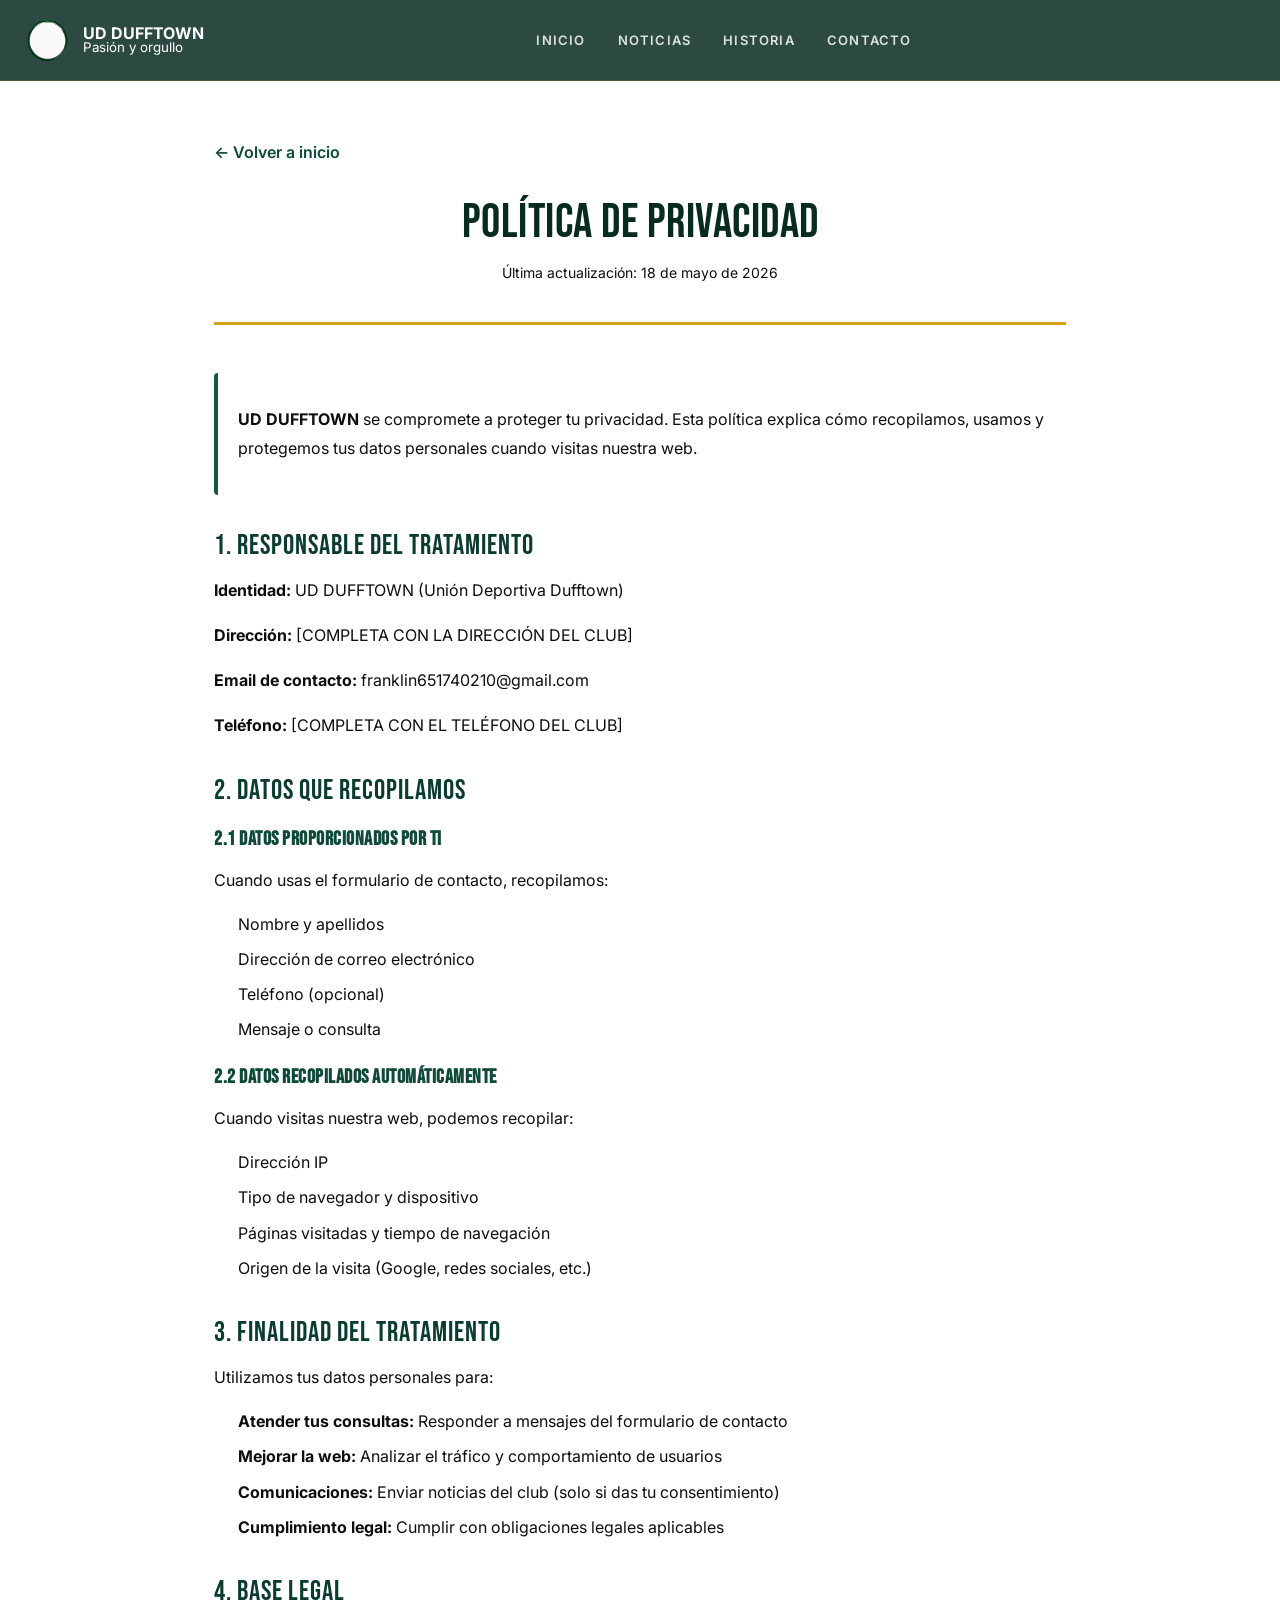
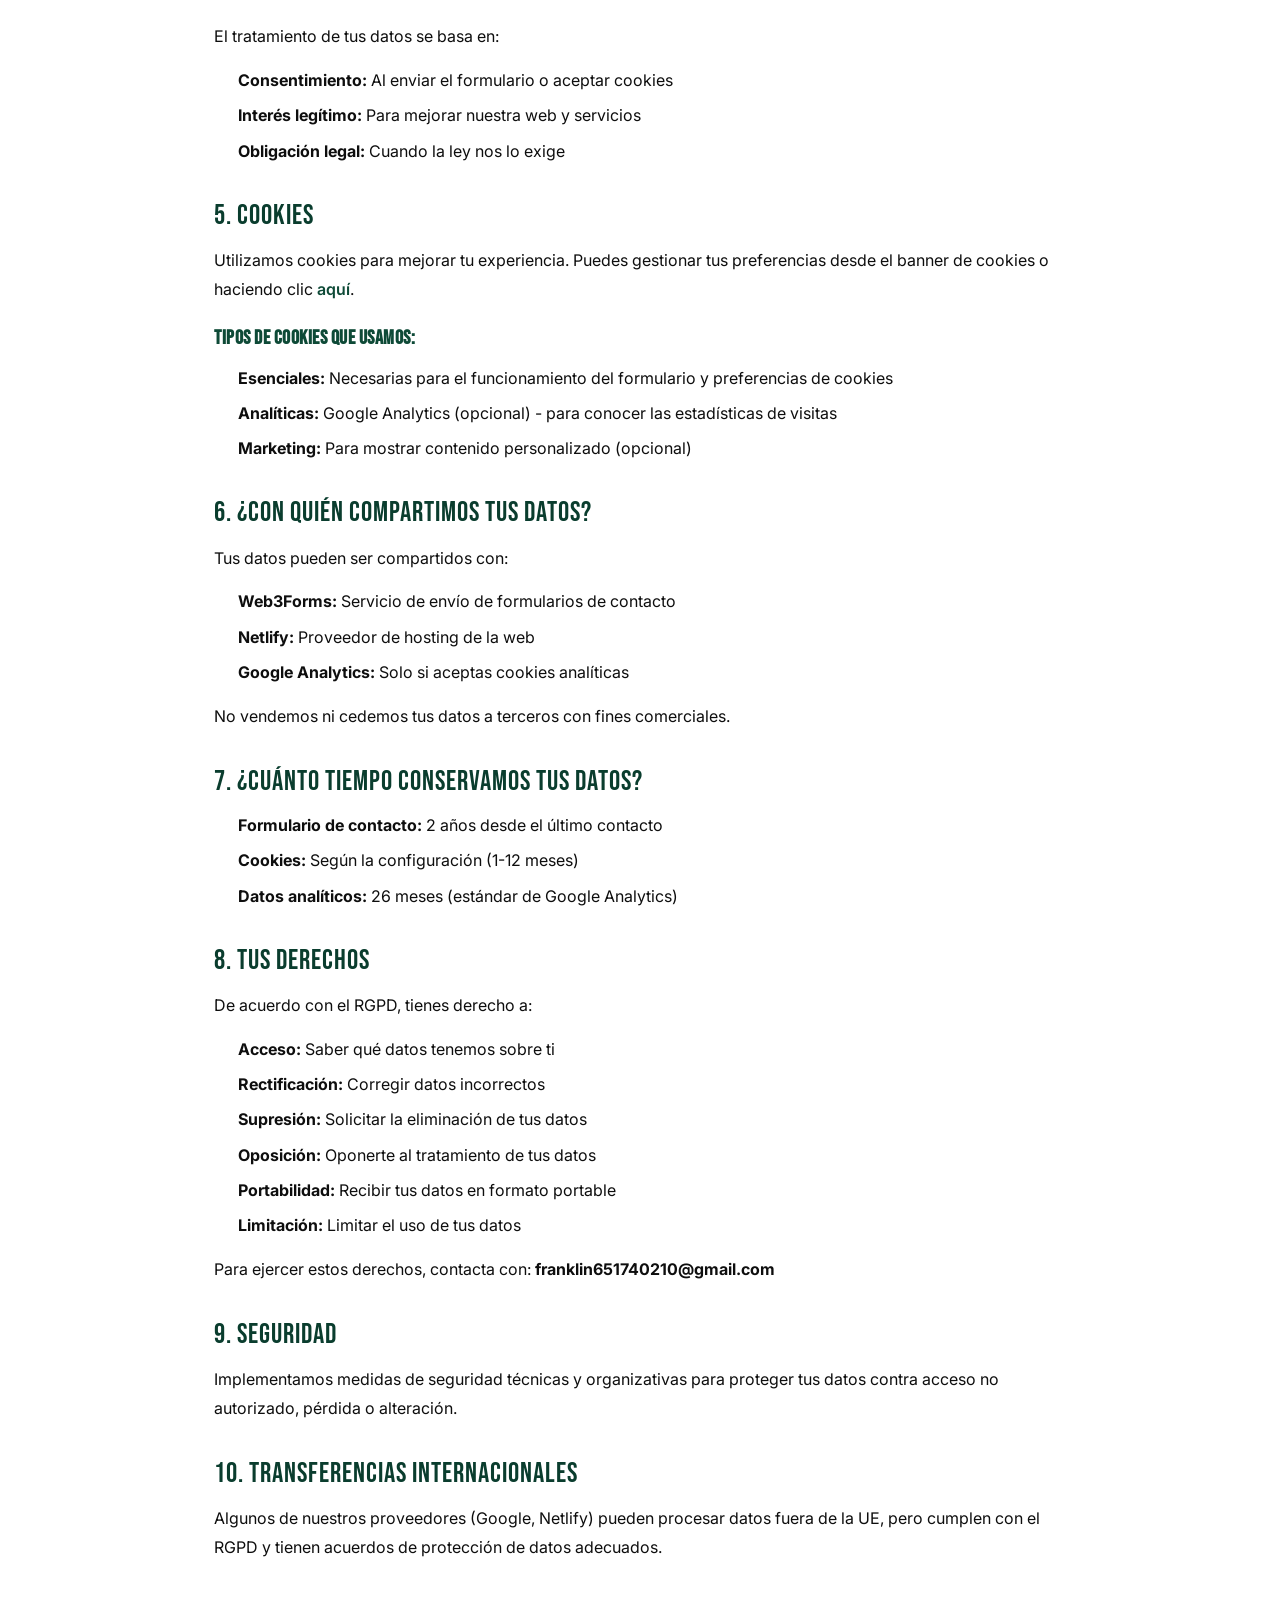
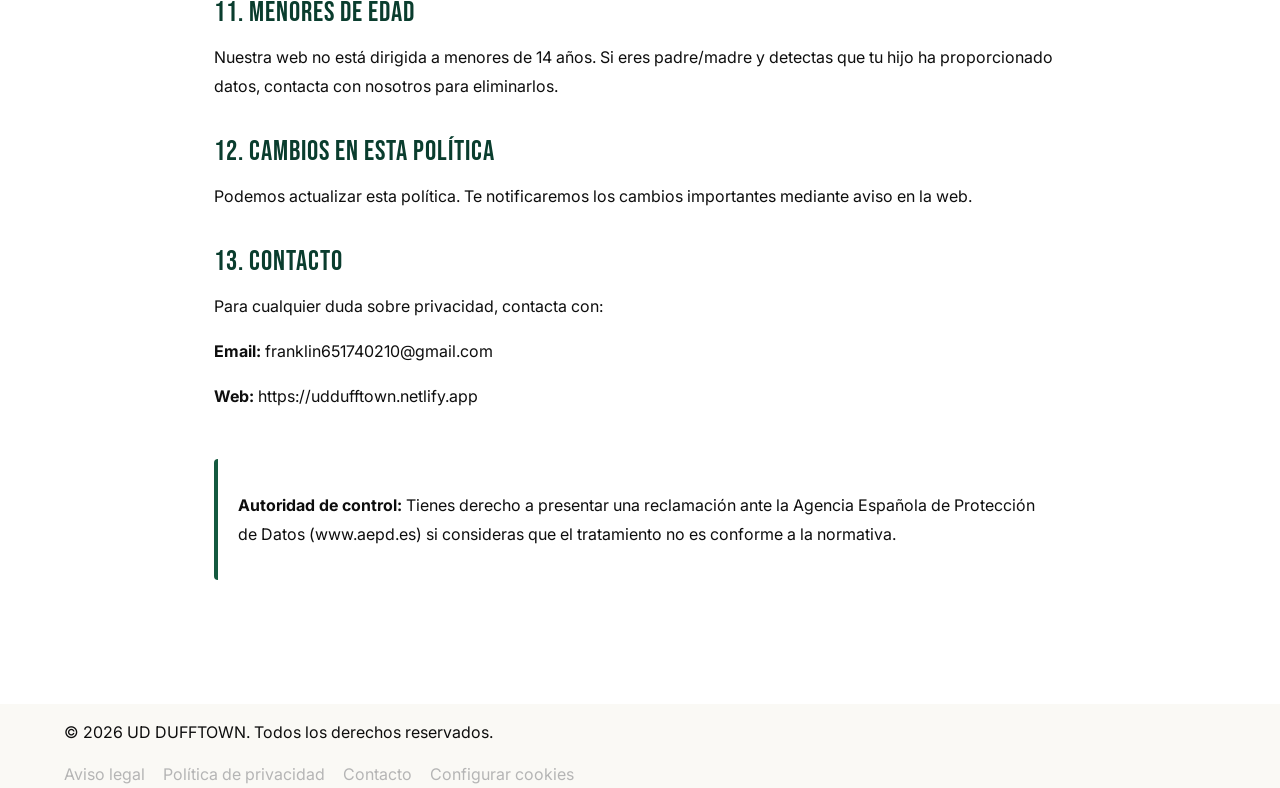
<file: ud-dufftown/politica-privacidad.html>
<!DOCTYPE html>
<html lang="es">
<head>
<meta charset="UTF-8" />
<meta name="viewport" content="width=device-width, initial-scale=1.0" />
<meta name="description" content="Política de Privacidad - UD DUFFTOWN" />
<title>Política de Privacidad — UD DUFFTOWN</title>

<!-- FAVICON -->
<link rel="icon" type="image/x-icon" href="images/favicon.ico">
<link rel="icon" type="image/png" sizes="16x16" href="images/favicon-16x16.png">
<link rel="icon" type="image/png" sizes="32x32" href="images/favicon-32x32.png">
<link rel="apple-touch-icon" sizes="180x180" href="images/apple-touch-icon.png">
<link rel="icon" type="image/png" sizes="192x192" href="images/android-chrome-192x192.png">
<link rel="icon" type="image/png" sizes="512x512" href="images/android-chrome-512x512.png">

<link rel="preconnect" href="https://fonts.googleapis.com">
<link rel="preconnect" href="https://fonts.gstatic.com" crossorigin>
<link href="https://fonts.googleapis.com/css2?family=Bebas+Neue&family=Inter:wght@300;400;500;600;700;800;900&display=swap" rel="stylesheet">
<link rel="stylesheet" href="styles.css" />
<style>
.legal-page {
  background: var(--white);
  min-height: 100vh;
  padding-top: 80px;
}
.legal-container {
  max-width: 900px;
  margin: 0 auto;
  padding: 60px 24px 100px;
}
.legal-header {
  text-align: center;
  margin-bottom: 48px;
  padding-bottom: 24px;
  border-bottom: 3px solid var(--gold-400);
}
.legal-header h1 {
  font-size: 48px;
  color: var(--green-900);
  margin-bottom: 12px;
}
.legal-header p {
  color: var(--gray-600);
  font-size: 14px;
}
.legal-content h2 {
  font-size: 28px;
  color: var(--green-800);
  margin: 36px 0 16px;
  font-family: 'Bebas Neue', sans-serif;
  letter-spacing: 1px;
}
.legal-content h3 {
  font-size: 20px;
  color: var(--green-700);
  margin: 24px 0 12px;
  font-weight: 700;
}
.legal-content p {
  margin-bottom: 16px;
  line-height: 1.8;
  color: var(--gray-700);
}
.legal-content ul {
  margin: 16px 0;
  padding-left: 24px;
}
.legal-content li {
  margin-bottom: 8px;
  line-height: 1.7;
  color: var(--gray-700);
}
.legal-back {
  display: inline-block;
  margin-bottom: 32px;
  color: var(--green-700);
  text-decoration: none;
  font-weight: 600;
  transition: color 0.3s;
}
.legal-back:hover {
  color: var(--gold-500);
}
.legal-highlight {
  background: var(--green-50);
  border-left: 4px solid var(--green-600);
  padding: 16px 20px;
  margin: 24px 0;
  border-radius: 4px;
}
</style>
</head>
<body>

<!-- HEADER -->
<header class="site-header" id="siteHeader">
  <div class="container header-inner">
    <a href="index.html" class="brand">
      <div class="brand-logo" aria-hidden="true">
        <svg xmlns="http://www.w3.org/2000/svg" viewBox="0 0 500 500"><style>.a{opacity:1;fill:#f9faf9}.b{opacity:1;fill:#063714}.c{opacity:.98;fill:#267837}</style><path fill-rule="evenodd" class="a" d="m233 49l51 1 33 9 22 10 44 32 20 22 10 16-4 2-2-2-20-27-23-21-26-17-36-14-15-4-16-2-38-1zm-125 63l19-20 27-19 46-19 24-4h4l1 4-5 1-7 1-10 2-22 6-31 15-24 17-20 19zm164-54l16 2 14 4 21 7 33 19 34 31 14 19 23 43 11 47 1 10v23l-1 6v8l-11 44-13 28-19 28-25 25-28 19-34 15-37 8h-41l-37-8-36-16-32-23-24-26-24-40-11-32-5-32 1-35v-5l4-22 11-32 17-31 16-21 19-19 23-17 22-12 33-11 10-2 9-2z"/><path fill-rule="evenodd" class="b" d="m187 40l21-4 42 2 10-4h32l28 8-1-5 29 13-1 6 39 26 38 43 26 52 10 45 6-2v58l-3-6-2-46v50l-4 22-9 23-5 2v8l-8 11h-8l2-7 4-9 8-26 4-18 1-9 1-4v-27l-1-9-3-21-9-34-21-39-10-16-20-22-44-32-22-10-33-9-51-1h-5l-4 1-24 4-46 19-27 19-19 20-4 4-3 4-7 9-7 10-16 29-2 5-6 16-8 35-2 15v33l8 36 12 34 23 36 27 28 26 18 14 9 20 7 18 6 29 6h40l32-6 28-10 3 2-2 8-26 13-20 4 6 4-51 4h-5l-50-9-45-20-33-24-21-21-15-21h4l1-3-24-43-13-50-2-32 7-52 6-20 14-27 26-38 27-28 35-27 2-2z"/><path class="c" d="m180 37l19-7 27-4-7 5 30 3 14-4h15l-9-2 4-2 19 2 27 9 1 5-28-8h-32l-10 4-42-2-21 4 13-6-20 5z"/></svg>
      </div>
      <span class="brand-text">
        <strong>UD DUFFTOWN</strong>
        <small>Pasión y orgullo</small>
      </span>
    </a>
    <nav class="main-nav" id="mainNav">
      <a href="index.html#inicio">Inicio</a>
      <a href="index.html#noticias">Noticias</a>
      <a href="index.html#historia">Historia</a>
      <a href="index.html#contacto">Contacto</a>
    </nav>
    <button class="menu-toggle" id="menuToggle" aria-label="Menú">
      <span></span><span></span><span></span>
    </button>
  </div>
</header>

<div class="menu-backdrop" id="menuBackdrop"></div>

<!-- CONTENIDO LEGAL -->
<main class="legal-page">
  <div class="legal-container">
    <a href="index.html" class="legal-back">← Volver a inicio</a>
    
    <div class="legal-header">
      <h1>Política de Privacidad</h1>
      <p>Última actualización: 18 de mayo de 2026</p>
    </div>

    <div class="legal-content">
      
      <div class="legal-highlight">
        <p><strong>UD DUFFTOWN</strong> se compromete a proteger tu privacidad. Esta política explica cómo recopilamos, usamos y protegemos tus datos personales cuando visitas nuestra web.</p>
      </div>

      <h2>1. Responsable del tratamiento</h2>
      <p><strong>Identidad:</strong> UD DUFFTOWN (Unión Deportiva Dufftown)</p>
      <p><strong>Dirección:</strong> [COMPLETA CON LA DIRECCIÓN DEL CLUB]</p>
      <p><strong>Email de contacto:</strong> franklin651740210@gmail.com</p>
      <p><strong>Teléfono:</strong> [COMPLETA CON EL TELÉFONO DEL CLUB]</p>

      <h2>2. Datos que recopilamos</h2>
      <h3>2.1 Datos proporcionados por ti</h3>
      <p>Cuando usas el formulario de contacto, recopilamos:</p>
      <ul>
        <li>Nombre y apellidos</li>
        <li>Dirección de correo electrónico</li>
        <li>Teléfono (opcional)</li>
        <li>Mensaje o consulta</li>
      </ul>

      <h3>2.2 Datos recopilados automáticamente</h3>
      <p>Cuando visitas nuestra web, podemos recopilar:</p>
      <ul>
        <li>Dirección IP</li>
        <li>Tipo de navegador y dispositivo</li>
        <li>Páginas visitadas y tiempo de navegación</li>
        <li>Origen de la visita (Google, redes sociales, etc.)</li>
      </ul>

      <h2>3. Finalidad del tratamiento</h2>
      <p>Utilizamos tus datos personales para:</p>
      <ul>
        <li><strong>Atender tus consultas:</strong> Responder a mensajes del formulario de contacto</li>
        <li><strong>Mejorar la web:</strong> Analizar el tráfico y comportamiento de usuarios</li>
        <li><strong>Comunicaciones:</strong> Enviar noticias del club (solo si das tu consentimiento)</li>
        <li><strong>Cumplimiento legal:</strong> Cumplir con obligaciones legales aplicables</li>
      </ul>

      <h2>4. Base legal</h2>
      <p>El tratamiento de tus datos se basa en:</p>
      <ul>
        <li><strong>Consentimiento:</strong> Al enviar el formulario o aceptar cookies</li>
        <li><strong>Interés legítimo:</strong> Para mejorar nuestra web y servicios</li>
        <li><strong>Obligación legal:</strong> Cuando la ley nos lo exige</li>
      </ul>

      <h2>5. Cookies</h2>
      <p>Utilizamos cookies para mejorar tu experiencia. Puedes gestionar tus preferencias desde el banner de cookies o haciendo clic <a href="index.html" id="cookieSettingsLink" style="color: var(--green-700); font-weight: 600;">aquí</a>.</p>
      
      <h3>Tipos de cookies que usamos:</h3>
      <ul>
        <li><strong>Esenciales:</strong> Necesarias para el funcionamiento del formulario y preferencias de cookies</li>
        <li><strong>Analíticas:</strong> Google Analytics (opcional) - para conocer las estadísticas de visitas</li>
        <li><strong>Marketing:</strong> Para mostrar contenido personalizado (opcional)</li>
      </ul>

      <h2>6. ¿Con quién compartimos tus datos?</h2>
      <p>Tus datos pueden ser compartidos con:</p>
      <ul>
        <li><strong>Web3Forms:</strong> Servicio de envío de formularios de contacto</li>
        <li><strong>Netlify:</strong> Proveedor de hosting de la web</li>
        <li><strong>Google Analytics:</strong> Solo si aceptas cookies analíticas</li>
      </ul>
      <p>No vendemos ni cedemos tus datos a terceros con fines comerciales.</p>

      <h2>7. ¿Cuánto tiempo conservamos tus datos?</h2>
      <ul>
        <li><strong>Formulario de contacto:</strong> 2 años desde el último contacto</li>
        <li><strong>Cookies:</strong> Según la configuración (1-12 meses)</li>
        <li><strong>Datos analíticos:</strong> 26 meses (estándar de Google Analytics)</li>
      </ul>

      <h2>8. Tus derechos</h2>
      <p>De acuerdo con el RGPD, tienes derecho a:</p>
      <ul>
        <li><strong>Acceso:</strong> Saber qué datos tenemos sobre ti</li>
        <li><strong>Rectificación:</strong> Corregir datos incorrectos</li>
        <li><strong>Supresión:</strong> Solicitar la eliminación de tus datos</li>
        <li><strong>Oposición:</strong> Oponerte al tratamiento de tus datos</li>
        <li><strong>Portabilidad:</strong> Recibir tus datos en formato portable</li>
        <li><strong>Limitación:</strong> Limitar el uso de tus datos</li>
      </ul>
      <p>Para ejercer estos derechos, contacta con: <strong>franklin651740210@gmail.com</strong></p>

      <h2>9. Seguridad</h2>
      <p>Implementamos medidas de seguridad técnicas y organizativas para proteger tus datos contra acceso no autorizado, pérdida o alteración.</p>

      <h2>10. Transferencias internacionales</h2>
      <p>Algunos de nuestros proveedores (Google, Netlify) pueden procesar datos fuera de la UE, pero cumplen con el RGPD y tienen acuerdos de protección de datos adecuados.</p>

      <h2>11. Menores de edad</h2>
      <p>Nuestra web no está dirigida a menores de 14 años. Si eres padre/madre y detectas que tu hijo ha proporcionado datos, contacta con nosotros para eliminarlos.</p>

      <h2>12. Cambios en esta política</h2>
      <p>Podemos actualizar esta política. Te notificaremos los cambios importantes mediante aviso en la web.</p>

      <h2>13. Contacto</h2>
      <p>Para cualquier duda sobre privacidad, contacta con:</p>
      <p><strong>Email:</strong> franklin651740210@gmail.com</p>
      <p><strong>Web:</strong> https://uddufftown.netlify.app</p>

      <div class="legal-highlight" style="margin-top: 48px;">
        <p><strong>Autoridad de control:</strong> Tienes derecho a presentar una reclamación ante la Agencia Española de Protección de Datos (www.aepd.es) si consideras que el tratamiento no es conforme a la normativa.</p>
      </div>

    </div>
  </div>
</main>

<!-- FOOTER -->
<footer class="footer">
  <div class="container footer-content">
    <p>&copy; 2026 UD DUFFTOWN. Todos los derechos reservados.</p>
    <ul class="footer-legal">
      <li><a href="aviso-legal.html">Aviso legal</a></li>
      <li><a href="politica-privacidad.html">Política de privacidad</a></li>
      <li><a href="index.html#contacto">Contacto</a></li>
      <li><a href="#" id="cookieSettings">Configurar cookies</a></li>
    </ul>
  </div>
</footer>

<script src="script.js"></script>
<script>
// Abrir modal de cookies desde el enlace
document.getElementById('cookieSettingsLink').addEventListener('click', function(e) {
  e.preventDefault();
  window.location.href = 'index.html';
  setTimeout(() => {
    if (window.opener || window.parent !== window) return;
    localStorage.removeItem('cookieConsent');
    location.reload();
  }, 100);
});
</script>
</body>
</html>
</file>
<file: ud-dufftown/styles.css>
/* =====================================================
   UD DUFFTOWN — Estilos
   Paleta: Verde profundo + Dorado + Blanco hueso
   ===================================================== */

:root {
  --green-900: #082b20;
  --green-800: #0a3d2e;
  --green-700: #0e4a37;
  --green-600: #14593f;
  --green-500: #1a6b4a;
  --gold-500: #c8961a;
  --gold-400: #d4a017;
  --gold-300: #f4cf5a;
  --red-700: #7a1414;
  --ink-900: #0e0e0e;
  --ink-700: #2a2a2a;
  --ink-500: #5a5a5a;
  --ink-300: #b5b5b5;
  --ink-200: #e6e6e6;
  --ink-100: #f4f3ee;
  --bg: #faf9f5;
  --white: #ffffff;
  --shadow-sm: 0 4px 14px rgba(8, 43, 32, 0.08);
  --shadow-md: 0 10px 30px rgba(8, 43, 32, 0.14);
  --shadow-lg: 0 20px 60px rgba(8, 43, 32, 0.22);
  --radius-sm: 6px;
  --radius: 12px;
  --radius-lg: 18px;
  --container: 1200px;
  --header-h: 80px;
  --t: 280ms cubic-bezier(.2,.7,.2,1);
}

/* ---------- Reset ---------- */
*,
*::before,
*::after { box-sizing: border-box; }

html { 
  scroll-behavior: smooth; 
  overflow-x: hidden;
  width: 100%;
}

body {
  margin: 0;
  font-family: 'Inter', system-ui, -apple-system, Segoe UI, Roboto, Helvetica, Arial, sans-serif;
  color: var(--ink-900);
  background: var(--bg);
  line-height: 1.6;
  -webkit-font-smoothing: antialiased;
  text-rendering: optimizeLegibility;
  overflow-x: hidden;
  width: 100%;
  position: relative;
}

img { max-width: 100%; display: block; }
a { color: inherit; text-decoration: none; }
button { font-family: inherit; cursor: pointer; border: none; background: none; }
ul { list-style: none; padding: 0; margin: 0; }
h1, h2, h3, h4 { font-family: 'Bebas Neue', 'Inter', sans-serif; font-weight: 400; letter-spacing: 0.5px; line-height: 1.05; margin: 0; }

/* ---------- Layout ---------- */
.container {
  width: 100%;
  max-width: var(--container);
  margin: 0 auto;
  padding: 0 24px;
}

.section { 
  padding: 96px 0; 
  width: 100%;
  max-width: 100vw;
  overflow-x: hidden;
}
.section-dark { 
  background: var(--green-900); 
  color: var(--ink-100); 
}
.section-head { 
  text-align: center; 
  max-width: 720px; 
  margin: 0 auto 56px; 
  width: 100%;
}
.eyebrow {
  font-family: 'Inter', sans-serif;
  font-weight: 700;
  font-size: 12px;
  letter-spacing: 3px;
  text-transform: uppercase;
  color: var(--gold-500);
  margin: 0 0 12px;
}
.eyebrow-light { color: var(--gold-300); }
.section-title { font-size: clamp(34px, 5vw, 54px); margin: 0 0 14px; color: var(--ink-900); }
.section-title-light { color: var(--white); }
.section-sub { font-size: 17px; color: var(--ink-500); margin: 0; }
.section-sub-light { color: var(--ink-300); }
.lead { font-size: 18px; color: var(--ink-700); }

/* ---------- Buttons ---------- */
.btn {
  display: inline-flex;
  align-items: center;
  justify-content: center;
  gap: 8px;
  padding: 14px 26px;
  border-radius: 999px;
  font-weight: 700;
  font-size: 14px;
  letter-spacing: 0.5px;
  text-transform: uppercase;
  transition: transform var(--t), box-shadow var(--t), background var(--t), color var(--t);
  white-space: nowrap;
}
.btn-sm { padding: 10px 18px; font-size: 12px; }
.btn-lg { padding: 16px 32px; font-size: 15px; }

.btn-primary {
  background: linear-gradient(135deg, var(--gold-400), var(--gold-500));
  color: var(--green-900);
  box-shadow: 0 8px 22px rgba(200, 150, 26, 0.35);
}
.btn-primary:hover { transform: translateY(-2px); box-shadow: 0 14px 30px rgba(200, 150, 26, 0.5); }

.btn-ghost {
  background: rgba(255,255,255,0.08);
  color: var(--white);
  border: 1.5px solid rgba(255,255,255,0.5);
  backdrop-filter: blur(8px);
}
.btn-ghost:hover { background: rgba(255,255,255,0.18); transform: translateY(-2px); }

.link-arrow {
  display: inline-flex;
  align-items: center;
  gap: 6px;
  color: var(--green-700);
  font-weight: 700;
  font-size: 14px;
  text-transform: uppercase;
  letter-spacing: 1px;
  transition: gap var(--t), color var(--t);
}
.link-arrow span { transition: transform var(--t); }
.link-arrow:hover { color: var(--gold-500); gap: 12px; }
.link-arrow:hover span { transform: translateX(4px); }

/* =====================================================
   HEADER
   ===================================================== */
.site-header {
  position: fixed;
  inset: 0 0 auto 0;
  z-index: 100;
  width: 100%;
  max-width: 100vw;
  background: rgba(8, 43, 32, 0.85);
  backdrop-filter: blur(14px);
  border-bottom: 1px solid rgba(244, 207, 90, 0.15);
  transition: background var(--t), padding var(--t);
  overflow-x: hidden;
}
.site-header.scrolled { 
  background: rgba(8, 43, 32, 0.97); 
}
.header-inner {
  display: flex;
  align-items: center;
  justify-content: space-between;
  height: var(--header-h);
  gap: 24px;
  width: 100%;
  max-width: 100%;
}
.brand { display: flex; align-items: center; gap: 12px; color: var(--white); }
.brand-logo { 
  width: 47px; 
  height: 47px; 
  flex: 0 0 auto; 
}
.brand-logo.lg { width: 64px; height: 64px; }
.brand-logo svg { width: 100%; height: 100%; display: block; }
.brand-text { 
  display: flex; 
  flex-direction: column; 
  line-height: 1;
}
.brand-name { font-family: 'Bebas Neue', sans-serif; font-size: 20px; letter-spacing: 1.5px; color: var(--white); }
.brand-tag { font-size: 10px; letter-spacing: 2px; text-transform: uppercase; color: var(--gold-300); margin-top: 4px; }

.main-nav ul { display: flex; gap: 4px; }
.main-nav a {
  display: inline-block;
  padding: 10px 14px;
  font-size: 13px;
  font-weight: 600;
  color: rgba(255,255,255,0.85);
  text-transform: uppercase;
  letter-spacing: 1.2px;
  border-radius: var(--radius-sm);
  transition: color var(--t), background var(--t);
}
.main-nav a:hover { color: var(--gold-300); background: rgba(255,255,255,0.05); }

/* Elementos visibles solo en el menú móvil */
.mobile-menu-head,
.mobile-menu-foot,
.mobile-backdrop { display: none; }

.header-actions { display: flex; align-items: center; gap: 12px; }

/* Menú de navegación horizontal para desktop */
.desktop-nav {
  display: flex;
  align-items: center;
  gap: 4px;
  margin: 0 auto; /* Centra el menú */
}
.desktop-nav a {
  display: inline-block;
  padding: 10px 14px;
  font-size: 13px;
  font-weight: 600;
  color: rgba(255,255,255,0.85);
  text-transform: uppercase;
  letter-spacing: 1.2px;
  border-radius: var(--radius-sm);
  transition: color var(--t), background var(--t);
  white-space: nowrap; /* Evita que los enlaces se rompan */
}
.desktop-nav a:hover { 
  color: var(--gold-300); 
  background: rgba(255,255,255,0.05); 
}

.nav-toggle {
  display: none;
  width: 40px; height: 40px;
  flex-direction: column;
  justify-content: center;
  align-items: center;
  gap: 5px;
}
.nav-toggle span {
  display: block;
  width: 22px; height: 2px;
  background: var(--white);
  border-radius: 2px;
  transition: transform var(--t), opacity var(--t);
}
.nav-toggle.open span:nth-child(1) { transform: translateY(7px) rotate(45deg); }
.nav-toggle.open span:nth-child(2) { opacity: 0; }
.nav-toggle.open span:nth-child(3) { transform: translateY(-7px) rotate(-45deg); }

/* =====================================================
   HERO / SLIDER
   ===================================================== */
.hero {
  position: relative;
  min-height: 100vh;
  width: 100%;
  max-width: 100vw;
  display: flex;
  align-items: center;
  justify-content: center;
  overflow: hidden;
  padding-top: var(--header-h);
  color: var(--white);
}
.hero-slider { position: absolute; inset: 0; width: 100%; max-width: 100%; }
.hero-slider .slide {
  position: absolute; inset: 0;
  background: var(--bg);
  background-image: var(--bg);
  opacity: 0;
  transition: opacity 1.2s ease;
}
.hero-slider .slide.active { opacity: 1; }
/* Imagen de fondo del hero */
.slide-bg-photo {
  position: absolute;
  inset: 0;
  width: 100%;
  height: 100%;
  object-fit: cover;
  object-position: center;
  z-index: 0;
}
.slide-pattern {
  position: absolute; inset: 0;
  background-image:
    repeating-linear-gradient(45deg, rgba(255,255,255,0.04) 0 2px, transparent 2px 30px),
    radial-gradient(circle at 20% 30%, rgba(244,207,90,0.18), transparent 50%),
    radial-gradient(circle at 80% 70%, rgba(244,207,90,0.12), transparent 60%);
  z-index: 1;
}
.hero-overlay {
  position: absolute; inset: 0;
  background: linear-gradient(180deg, rgba(8,43,32,0.4) 0%, rgba(8,43,32,0.75) 100%);
  z-index: 1;
}
.hero-content {
  position: relative;
  text-align: center;
  z-index: 2;
  padding: 60px 24px;
}
.hero-logo {
  width: 120px; height: 110px;
  margin: 0 auto 24px;
  filter: drop-shadow(0 10px 24px rgba(0,0,0,0.4));
  animation: pop 1s cubic-bezier(.2,.8,.2,1.1);
}
.hero-eyebrow {
  font-size: 12px;
  letter-spacing: 4px;
  text-transform: uppercase;
  color: var(--gold-300);
  margin: 0 0 18px;
  font-weight: 700;
}
.hero-title {
  font-size: clamp(58px, 11vw, 130px);
  line-height: 0.9;
  letter-spacing: 2px;
  margin: 0 0 28px;
  text-shadow: 0 8px 30px rgba(0,0,0,0.5);
}
.hero-title span { color: var(--gold-300); }
.hero-slogans { position: relative; height: 36px; margin: 0 0 38px; }
.hero-slogans .slogan {
  position: absolute; left: 0; right: 0;
  margin: 0;
  font-size: clamp(18px, 2.4vw, 24px);
  font-weight: 300;
  letter-spacing: 1px;
  opacity: 0;
  transform: translateY(8px);
  transition: opacity 600ms ease, transform 600ms ease;
}
.hero-slogans .slogan.active { opacity: 1; transform: translateY(0); }

.hero-buttons { display: flex; flex-wrap: wrap; gap: 14px; justify-content: center; }
.hero-dots {
  position: absolute;
  bottom: 80px;
  left: 50%;
  transform: translateX(-50%);
  display: flex; gap: 10px;
  z-index: 3;
}
.hero-dots .dot {
  width: 36px; height: 4px;
  border-radius: 4px;
  background: rgba(255,255,255,0.3);
  transition: background var(--t), width var(--t);
}
.hero-dots .dot.active { background: var(--gold-300); width: 56px; }

.scroll-cue {
  position: absolute;
  bottom: 28px; left: 50%;
  transform: translateX(-50%);
  width: 24px; height: 40px;
  border: 2px solid rgba(255,255,255,0.5);
  border-radius: 14px;
  z-index: 3;
}
.scroll-cue span {
  display: block;
  width: 4px; height: 8px;
  background: var(--gold-300);
  border-radius: 2px;
  margin: 6px auto 0;
  animation: scroll 1.6s ease-in-out infinite;
}
@keyframes scroll {
  0% { transform: translateY(0); opacity: 1; }
  100% { transform: translateY(14px); opacity: 0; }
}
@keyframes pop {
  from { opacity: 0; transform: scale(0.7); }
  to { opacity: 1; transform: scale(1); }
}

/* =====================================================
   NOTICIAS
   ===================================================== */
.news-grid {
  display: grid;
  grid-template-columns: repeat(4, 1fr);
  gap: 28px;
}
.news-card {
  background: var(--white);
  border-radius: var(--radius-lg);
  overflow: hidden;
  box-shadow: var(--shadow-sm);
  transition: transform var(--t), box-shadow var(--t);
  display: flex;
  flex-direction: column;
}
.news-card:hover { transform: translateY(-6px); box-shadow: var(--shadow-md); }
.news-card.featured { grid-column: span 2; grid-row: span 2; }
.news-card.featured .news-img { aspect-ratio: 16/10; }
.news-card.featured h3 { font-size: 32px; }

.news-img {
  position: relative;
  aspect-ratio: 16/10;
  background: linear-gradient(135deg, var(--c1, var(--green-700)), var(--c2, var(--green-800)));
  overflow: hidden;
}
.news-img::before {
  content: '';
  position: absolute; inset: 0;
  background-image:
    repeating-linear-gradient(45deg, rgba(255,255,255,0.04) 0 2px, transparent 2px 22px);
  z-index: 1;
}
/* Imagen de portada de la noticia */
.news-img-photo {
  position: absolute;
  inset: 0;
  width: 100%;
  height: 100%;
  object-fit: contain;
  object-position: center;
  z-index: 0;
}
.news-img-label {
  position: absolute;
  bottom: 14px; right: 14px;
  font-size: 11px;
  letter-spacing: 1.5px;
  text-transform: uppercase;
  color: rgba(255,255,255,0.5);
  z-index: 2;
}
.news-cat {
  position: absolute;
  top: 16px; left: 16px;
  background: var(--gold-400);
  color: var(--green-900);
  padding: 6px 12px;
  border-radius: 999px;
  font-size: 11px;
  font-weight: 700;
  letter-spacing: 1px;
  text-transform: uppercase;
  z-index: 2;
}
.news-body { padding: 22px 22px 24px; flex: 1; display: flex; flex-direction: column; gap: 10px; }
.news-meta { font-size: 12px; color: var(--ink-500); margin: 0; letter-spacing: 1px; text-transform: uppercase; font-weight: 600; }
.news-card h3 { font-size: 22px; line-height: 1.15; color: var(--ink-900); }
.news-body p:not(.news-meta) { color: var(--ink-500); font-size: 14px; margin: 0; }
.news-body .link-arrow { margin-top: auto; padding-top: 8px; }

/* =====================================================
   CLASIFICACIÓN
   ===================================================== */
.table-wrap {
  background: rgba(255,255,255,0.04);
  border-radius: var(--radius-lg);
  border: 1px solid rgba(244,207,90,0.12);
  overflow: hidden;
  overflow-x: auto;
}
.standings { width: 100%; border-collapse: collapse; min-width: 720px; }
.standings th, .standings td {
  padding: 16px 14px;
  text-align: center;
  font-size: 14px;
}
.standings th {
  background: rgba(244,207,90,0.08);
  color: var(--gold-300);
  font-size: 11px;
  letter-spacing: 2px;
  text-transform: uppercase;
  font-weight: 700;
}
.standings .th-team, .standings .td-team { text-align: left; }
.standings tbody tr {
  border-top: 1px solid rgba(255,255,255,0.05);
  transition: background var(--t);
}
.standings tbody tr:hover { background: rgba(244,207,90,0.06); }
.standings .pos-num {
  display: inline-flex;
  width: 28px; height: 28px;
  align-items: center; justify-content: center;
  border-radius: 50%;
  background: rgba(255,255,255,0.06);
  font-weight: 700;
  font-size: 13px;
  color: var(--ink-100);
}
.standings .pos-promo .pos-num { background: var(--green-500); color: var(--white); }
.standings .pos-playoff .pos-num { background: var(--gold-500); color: var(--green-900); }
.standings .pos-relegation .pos-num { background: var(--red-700); color: var(--white); }
.team-dot {
  display: inline-block;
  width: 10px; height: 10px;
  border-radius: 50%;
  margin-right: 12px;
  vertical-align: middle;
}
.td-team { font-weight: 600; }
.standings tr:first-child .td-team { color: var(--gold-300); font-weight: 800; }
.standings .neg { color: #e07474; }

.standings-legend {
  display: flex;
  gap: 24px;
  flex-wrap: wrap;
  justify-content: center;
  margin-top: 24px;
  font-size: 12px;
  color: var(--ink-300);
  letter-spacing: 1px;
  text-transform: uppercase;
}
.standings-legend .lg { display: inline-block; width: 12px; height: 12px; border-radius: 50%; margin-right: 8px; vertical-align: middle; }
.lg-promo { background: var(--green-500); }
.lg-playoff { background: var(--gold-500); }
.lg-relegation { background: var(--red-700); }

/* =====================================================
   BUSCAMOS PARTNERS
   ===================================================== */
.section-cta {
  background:
    radial-gradient(ellipse at top right, rgba(244,207,90,0.18), transparent 50%),
    linear-gradient(180deg, var(--ink-100), var(--bg));
}
.cta-grid {
  display: grid;
  grid-template-columns: 1.2fr 1fr;
  gap: 60px;
  align-items: center;
}
.cta-text .lead { margin: 14px 0 30px; }
.benefits { display: grid; gap: 14px; margin: 0 0 32px; }
.benefits li {
  display: flex; gap: 16px;
  padding: 14px 18px;
  background: var(--white);
  border-radius: var(--radius);
  box-shadow: var(--shadow-sm);
  transition: transform var(--t);
}
.benefits li:hover { transform: translateX(6px); }
.benefits .b-icon {
  display: inline-flex;
  width: 38px; height: 38px;
  align-items: center; justify-content: center;
  border-radius: 50%;
  background: linear-gradient(135deg, var(--gold-400), var(--gold-500));
  color: var(--green-900);
  font-weight: 800;
  flex: 0 0 auto;
}
.benefits strong { display: block; color: var(--green-800); font-size: 15px; }
.benefits span { color: var(--ink-500); font-size: 14px; }

.cta-card {
  position: relative;
  border-radius: var(--radius-lg);
  background: linear-gradient(135deg, var(--green-700), var(--green-900));
  color: var(--white);
  padding: 4px;
  box-shadow: var(--shadow-lg);
}
.cta-card::before {
  content: '';
  position: absolute; inset: 0;
  border-radius: var(--radius-lg);
  background: linear-gradient(135deg, var(--gold-300), transparent 50%);
  opacity: 0.4;
  pointer-events: none;
}
.cta-card-inner {
  position: relative;
  background: linear-gradient(135deg, var(--green-700), var(--green-900));
  border-radius: calc(var(--radius-lg) - 4px);
  padding: 36px;
}
.cta-card-eyebrow {
  font-size: 11px;
  letter-spacing: 3px;
  text-transform: uppercase;
  color: var(--gold-300);
  margin: 0 0 14px;
  font-weight: 700;
}
.cta-card h3 { font-size: 32px; margin: 0 0 14px; color: var(--white); }
.cta-card p { color: var(--ink-300); margin: 0 0 28px; font-size: 15px; }
.cta-stats { display: grid; grid-template-columns: repeat(3, 1fr); gap: 16px; padding-top: 20px; border-top: 1px solid rgba(244,207,90,0.18); }
.cta-stats div { display: flex; flex-direction: column; gap: 4px; }
.cta-stats strong { color: var(--gold-300); font-size: 24px; font-family: 'Bebas Neue', sans-serif; }
.cta-stats span { font-size: 11px; letter-spacing: 1.5px; text-transform: uppercase; color: var(--ink-300); line-height: 1.3; }

/* =====================================================
   EQUIPACIÓN
   ===================================================== */
.kit-wrap {
  display: grid;
  grid-template-columns: 1.4fr 1fr;
  gap: 32px;
  margin-bottom: 22px;
}
.kit-piece {
  background: var(--white);
  border-radius: var(--radius-lg);
  padding: 32px;
  box-shadow: var(--shadow-sm);
}
.kit-title {
  font-size: 26px;
  color: var(--green-800);
  text-align: center;
  margin-bottom: 20px;
  letter-spacing: 1.5px;
}
.kit-views {
  display: grid;
  grid-template-columns: 1fr 1fr;
  gap: 20px;
}
.kit-view {
  display: flex; flex-direction: column;
  align-items: center;
  gap: 0;
}
.kit-view-label {
  font-size: 11px;
  letter-spacing: 2px;
  text-transform: uppercase;
  color: var(--ink-500);
  font-weight: 700;
  margin: 0 0 4px;
}
.shirt, .pants {
  position: relative;
  width: 100%;
  max-width: 100%;
  margin: 0 auto;
  display: flex;
  align-items: center;
  justify-content: center;
}
.shirt-svg, .pants-svg {
  width: 100%; 
  height: auto;
  filter: drop-shadow(0 14px 30px rgba(8,43,32,0.25));
  display: flex;
  align-items: center;
  justify-content: center;
}
.shirt-svg {
  margin: -15% 0;
}
.shirt-svg img, .pants-svg img {
  width: 100%;
  height: auto;
  object-fit: contain;
  display: block;
}
.shirt-svg img {
  transform: scale(1.2);
}

.zone {
  position: absolute;
  display: flex;
  align-items: center;
  gap: 8px;
}
.z-dot {
  width: 14px; height: 14px;
  border-radius: 50%;
  border: 2px solid var(--white);
  box-shadow: 0 0 0 3px rgba(8,43,32,0.15), 0 0 0 9px rgba(244,207,90,0.0);
  animation: pulse 2.4s ease-in-out infinite;
}
.zone[data-status="principal"] .z-dot { background: var(--gold-400); }
.zone[data-status="premium"] .z-dot { background: var(--red-700); }
.zone[data-status="disponible"] .z-dot { background: var(--green-500); }

@keyframes pulse {
  0%, 100% { box-shadow: 0 0 0 3px rgba(8,43,32,0.15), 0 0 0 0 rgba(244,207,90,0.45); }
  50% { box-shadow: 0 0 0 3px rgba(8,43,32,0.15), 0 0 0 12px rgba(244,207,90,0); }
}

.z-label {
  position: absolute;
  left: 24px;
  top: 50%;
  transform: translateY(-50%) translateX(-6px);
  background: var(--ink-900);
  color: var(--white);
  font-size: 10px;
  letter-spacing: 0.5px;
  white-space: nowrap;
  padding: 6px 10px;
  border-radius: 6px;
  opacity: 0;
  pointer-events: none;
  transition: opacity var(--t), transform var(--t);
}
.z-label em {
  font-style: normal;
  font-weight: 700;
  color: var(--gold-300);
}
.zone:hover .z-label { opacity: 1; transform: translateY(-50%) translateX(0); }

/* posiciones de las zonas */
.z-chest { top: 36%; left: 50%; transform: translate(-50%, -50%); }
.z-sleeve-r { top: 28%; left: 14%; }
.z-sleeve-l { top: 28%; right: 14%; }
.z-sleeve-l .z-label { left: auto; right: 24px; transform: translateY(-50%) translateX(6px); }
.zone.z-sleeve-l:hover .z-label { transform: translateY(-50%) translateX(0); }
.z-back-top { top: 26%; left: 50%; transform: translate(-50%, -50%); }
.z-back-bottom { top: 60%; left: 50%; transform: translate(-50%, -50%); }
.z-pants-front { top: 25%; left: 30%; }
.z-pants-back { top: 30%; left: 60%; }

.kit-note {
  text-align: center;
  margin-top: 24px;
  font-size: 13px;
  color: var(--ink-500);
  font-style: italic;
}

/* =====================================================
   HISTORIA
   ===================================================== */
.section-history {
  background:
    linear-gradient(135deg, var(--ink-100), var(--bg));
}
.history-grid {
  display: grid;
  grid-template-columns: 1fr 1fr;
  gap: 60px;
  align-items: center;
}
.history-text .lead { margin: 18px 0 18px; }
.history-text p:not(.lead) { color: var(--ink-700); margin: 0 0 18px; }
.history-stats {
  display: grid;
  grid-template-columns: repeat(3, 1fr);
  gap: 18px;
  padding-top: 26px;
  margin-top: 28px;
  border-top: 2px solid var(--gold-400);
}
.history-stats strong {
  display: block;
  font-family: 'Bebas Neue', sans-serif;
  font-size: 42px;
  color: var(--green-800);
  line-height: 1;
}
.history-stats span {
  font-size: 12px;
  letter-spacing: 1.5px;
  text-transform: uppercase;
  color: var(--ink-500);
  margin-top: 6px;
  display: inline-block;
}

.history-photos {
  display: grid;
  grid-template-columns: 1fr 1fr;
  grid-template-rows: 200px 200px;
  gap: 14px;
}
.history-photos .ph {
  position: relative;
  border-radius: var(--radius);
  overflow: hidden;
  box-shadow: var(--shadow-sm);
  display: flex;
  align-items: center;
  justify-content: center;
  color: rgba(255,255,255,0.55);
  font-size: 11px;
  letter-spacing: 2px;
  text-transform: uppercase;
  transition: transform var(--t);
}
.history-photos .ph:hover { transform: scale(1.02); }
.ph-1 { background: linear-gradient(135deg, #0a3d2e, #14593f); grid-row: span 2; }
.ph-2 { background: linear-gradient(135deg, #1a1a1a, #0a3d2e); }
.ph-3 { background: linear-gradient(135deg, #c8961a, #7a1414); }
.ph-4 { background: linear-gradient(135deg, #14593f, #c8961a); grid-column: span 2; }
.history-photos .ph::after {
  content: '';
  position: absolute; inset: 0;
  background-image: repeating-linear-gradient(45deg, rgba(255,255,255,0.04) 0 2px, transparent 2px 22px);
  z-index: 2;
}
/* Foto histórica */
.ph-photo {
  position: absolute;
  inset: 0;
  width: 100%;
  height: 100%;
  object-fit: cover;
  object-position: center;
  z-index: 0;
}
.history-photos .ph span { position: relative; z-index: 3; }

/* =====================================================
   DESTACADOS
   ===================================================== */
.highlights {
  display: grid;
  grid-template-columns: repeat(4, 1fr);
  gap: 22px;
}
.hl-card {
  background: var(--white);
  border-radius: var(--radius-lg);
  overflow: hidden;
  box-shadow: var(--shadow-sm);
  transition: transform var(--t), box-shadow var(--t);
}
.hl-card:hover { transform: translateY(-8px) rotate(-0.4deg); box-shadow: var(--shadow-md); }
.hl-img {
  position: relative;
  aspect-ratio: 4/5;
  background: linear-gradient(135deg, var(--c1, var(--green-700)), var(--c2, var(--green-900)));
  display: flex;
  align-items: flex-end;
  padding: 18px;
  overflow: hidden;
}
.hl-img::before {
  content: '';
  position: absolute; inset: 0;
  background-image:
    repeating-linear-gradient(0deg, rgba(255,255,255,0.04) 0 1px, transparent 1px 24px),
    radial-gradient(circle at 50% 30%, rgba(244,207,90,0.18), transparent 60%);
  z-index: 1;
}
/* Imagen de destacado */
.hl-photo {
  position: absolute;
  inset: 0;
  width: 100%;
  height: 100%;
  object-fit: cover;
  object-position: center;
  z-index: 0;
}
.hl-tag {
  position: relative;
  background: rgba(255,255,255,0.18);
  backdrop-filter: blur(8px);
  color: var(--white);
  font-size: 10px;
  letter-spacing: 1.5px;
  padding: 6px 12px;
  border-radius: 999px;
  text-transform: uppercase;
  font-weight: 700;
  z-index: 2;
}
.hl-body { padding: 20px 22px 24px; }
.hl-body h3 { font-size: 22px; color: var(--green-800); margin: 0 0 8px; }
.hl-body p { color: var(--ink-500); font-size: 14px; margin: 0; }

/* =====================================================
   VIDEOS
   ===================================================== */
.videos-grid {
  display: grid;
  grid-template-columns: repeat(4, 1fr);
  gap: 22px;
}
.video-card {
  background: rgba(255,255,255,0.04);
  border-radius: var(--radius-lg);
  overflow: hidden;
  border: 1px solid rgba(244,207,90,0.1);
  transition: transform var(--t), border-color var(--t);
}
.video-card:hover { transform: translateY(-6px); border-color: rgba(244,207,90,0.4); }
.video-thumb {
  position: relative;
  aspect-ratio: 16/9;
  background: linear-gradient(135deg, var(--c1, var(--green-700)), var(--c2, var(--green-900)));
  overflow: hidden;
}
.video-thumb::before {
  content: '';
  position: absolute; inset: 0;
  background-image: repeating-linear-gradient(45deg, rgba(255,255,255,0.04) 0 2px, transparent 2px 30px);
  z-index: 1;
}
/* Miniatura del video */
.video-thumb-photo {
  position: absolute;
  inset: 0;
  width: 100%;
  height: 100%;
  object-fit: cover;
  object-position: center;
  z-index: 0;
}
.video-play {
  position: absolute;
  top: 50%; left: 50%;
  transform: translate(-50%, -50%);
  width: 64px; height: 64px;
  border-radius: 50%;
  background: var(--gold-400);
  color: var(--green-900);
  display: flex; align-items: center; justify-content: center;
  transition: transform var(--t), background var(--t);
  z-index: 3;
}
.video-play svg { width: 26px; height: 26px; fill: currentColor; }
.video-play:hover { transform: translate(-50%, -50%) scale(1.1); background: var(--white); }

.video-time {
  position: absolute;
  bottom: 10px; right: 10px;
  background: rgba(0,0,0,0.7);
  color: var(--white);
  font-size: 11px;
  font-weight: 700;
  padding: 3px 8px;
  border-radius: 4px;
  z-index: 3;
}
.video-body { padding: 18px 20px 22px; }
.video-cat {
  font-size: 11px;
  letter-spacing: 2px;
  text-transform: uppercase;
  color: var(--gold-300);
  margin: 0 0 8px;
  font-weight: 700;
}
.video-body h3 { font-size: 18px; color: var(--white); margin: 0 0 6px; }
.video-body p { font-size: 13px; color: var(--ink-300); margin: 0; }

.videos-note {
  text-align: center;
  color: var(--ink-300);
  font-size: 13px;
  margin-top: 28px;
  font-style: italic;
}

/* =====================================================
   PARTNERS (boxes)
   ===================================================== */
.partners-grid {
  display: grid;
  grid-template-columns: repeat(3, 1fr);
  gap: 20px;
  margin-bottom: 40px;
}
.partner-box {
  background: var(--white);
  border: 2px dashed var(--ink-200);
  border-radius: var(--radius-lg);
  padding: 38px 24px;
  text-align: center;
  display: flex;
  flex-direction: column;
  gap: 8px;
  align-items: center;
  transition: border-color var(--t), transform var(--t), background var(--t);
}
.partner-box:hover {
  border-color: var(--gold-400);
  background: linear-gradient(180deg, var(--white), #fffbef);
  transform: translateY(-4px);
}
.pb-mark {
  display: inline-flex;
  width: 44px; height: 44px;
  align-items: center; justify-content: center;
  border-radius: 50%;
  background: var(--ink-100);
  color: var(--gold-500);
  font-size: 18px;
  margin-bottom: 6px;
  transition: background var(--t);
}
.partner-box:hover .pb-mark { background: var(--gold-300); }
.partner-box strong { font-size: 17px; color: var(--green-800); }
.partner-box span { font-size: 13px; color: var(--ink-500); }

.partners-cta {
  text-align: center;
  padding: 32px;
  background: linear-gradient(135deg, var(--green-700), var(--green-900));
  border-radius: var(--radius-lg);
  color: var(--white);
}
.partners-cta p { margin: 0 0 18px; font-size: 17px; }

/* =====================================================
   CONTACTO
   ===================================================== */
.section-contact {
  background: linear-gradient(135deg, var(--green-800), var(--green-900));
  color: var(--white);
}
.contact-grid {
  display: grid;
  grid-template-columns: 1fr 1fr;
  gap: 60px;
  align-items: center;
}
.contact-info { margin-top: 28px; display: grid; gap: 12px; }
.contact-info li { color: var(--ink-300); font-size: 15px; }
.contact-info strong { color: var(--gold-300); display: inline-block; min-width: 90px; }

.contact-form {
  background: rgba(255,255,255,0.06);
  border: 1px solid rgba(244,207,90,0.15);
  border-radius: var(--radius-lg);
  padding: 32px;
  display: grid;
  gap: 16px;
  backdrop-filter: blur(8px);
}
.field { display: flex; flex-direction: column; gap: 6px; }
.field label {
  font-size: 11px;
  letter-spacing: 2px;
  text-transform: uppercase;
  color: var(--gold-300);
  font-weight: 700;
}
.field input, .field select, .field textarea {
  font-family: inherit;
  font-size: 14px;
  background: rgba(255,255,255,0.06);
  border: 1px solid rgba(255,255,255,0.18);
  color: var(--white);
  padding: 12px 14px;
  border-radius: var(--radius-sm);
  transition: border-color var(--t), background var(--t);
}
.field input::placeholder, .field textarea::placeholder { color: rgba(255,255,255,0.4); }
.field input:focus, .field select:focus, .field textarea:focus {
  outline: none;
  border-color: var(--gold-400);
  background: rgba(255,255,255,0.1);
}
.field select option { background: var(--green-900); color: var(--white); }
.form-status { margin: 0; font-size: 13px; color: var(--gold-300); min-height: 18px; }

/* =====================================================
   FOOTER
   ===================================================== */
.site-footer {
  background: var(--ink-900);
  color: var(--ink-300);
  width: 100%;
  max-width: 100vw;
  overflow-x: hidden;
}
.footer-inner {
  display: grid;
  grid-template-columns: 1.4fr 1fr 1fr 1fr;
  gap: 40px;
  padding: 70px 0 40px;
  width: 100%;
  max-width: 100%;
}
.footer-brand h3 { color: var(--white); font-size: 28px; margin: 12px 0 4px; letter-spacing: 1px; }
.footer-brand p { margin: 0; font-size: 14px; color: var(--gold-300); }
.footer-col h4 {
  font-size: 13px;
  letter-spacing: 2.5px;
  color: var(--gold-300);
  text-transform: uppercase;
  margin-bottom: 16px;
  font-family: 'Inter', sans-serif;
  font-weight: 700;
}
.footer-col ul { display: grid; gap: 10px; }
.footer-col a { 
  color: var(--ink-300); 
  font-size: 14px; 
  transition: color var(--t); 
  word-wrap: break-word;
  overflow-wrap: break-word;
}
.footer-col a:hover { color: var(--gold-300); }

.socials { display: flex; gap: 10px; flex-wrap: wrap; }
.social {
  display: inline-flex;
  width: 40px; height: 40px;
  align-items: center; justify-content: center;
  border-radius: 50%;
  background: rgba(255,255,255,0.06);
  color: var(--ink-300);
  transition: background var(--t), color var(--t), transform var(--t);
}
.social svg { width: 18px; height: 18px; fill: currentColor; }
.social:hover { background: var(--gold-400); color: var(--green-900); transform: translateY(-3px); }

.footer-bottom {
  border-top: 1px solid rgba(255,255,255,0.08);
  padding: 22px 0;
  font-size: 12px;
  width: 100%;
  max-width: 100vw;
  overflow-x: hidden;
}
.footer-bottom-inner {
  display: flex;
  justify-content: space-between;
  align-items: center;
  flex-wrap: wrap;
  gap: 14px;
  width: 100%;
  max-width: 100%;
}
.footer-bottom p { margin: 0; }
.footer-legal { 
  display: flex; 
  gap: 18px; 
  flex-wrap: wrap;
  max-width: 100%;
}
.footer-legal a { 
  color: var(--ink-300); 
  transition: color var(--t);
  word-wrap: break-word;
  overflow-wrap: break-word;
}
.footer-legal a:hover { color: var(--gold-300); }

/* =====================================================
   BACK TO TOP
   ===================================================== */
.back-top {
  position: fixed;
  right: 24px; bottom: 24px;
  width: 48px; height: 48px;
  border-radius: 50%;
  background: var(--gold-400);
  color: var(--green-900);
  display: flex;
  align-items: center;
  justify-content: center;
  font-size: 22px;
  font-weight: 700;
  z-index: 90;
  box-shadow: var(--shadow-md);
  opacity: 0;
  pointer-events: none;
  transform: translateY(20px);
  transition: opacity var(--t), transform var(--t);
}
.back-top.show { opacity: 1; pointer-events: auto; transform: translateY(0); }
.back-top:hover { transform: translateY(-3px); }

/* =====================================================
   REVEAL ON SCROLL
   ===================================================== */
.reveal {
  opacity: 0;
  transform: translateY(28px);
  transition: opacity 700ms ease, transform 700ms ease;
}
.reveal.is-visible { opacity: 1; transform: translateY(0); }

/* =====================================================
   RESPONSIVE
   ===================================================== */
/* ===== Adaptación progresiva del menú (antes de móvil) ===== */
@media (max-width: 1180px) {
  .container { padding: 0 22px; }
  .header-inner { gap: 14px; }
  .main-nav a { padding: 9px 11px; font-size: 12.5px; letter-spacing: 1px; }
  .main-nav ul { gap: 2px; }
  .brand-name { font-size: 18px; }
  .brand-tag { font-size: 9px; letter-spacing: 1.6px; }
}

@media (max-width: 1024px) {
  .news-grid { grid-template-columns: repeat(2, 1fr); }
  .news-card.featured { grid-column: span 2; grid-row: auto; }
  .news-card.featured h3 { font-size: 26px; }
  .highlights, .videos-grid { grid-template-columns: repeat(2, 1fr); }
  .partners-grid { grid-template-columns: repeat(2, 1fr); }
  .cta-grid, .history-grid, .contact-grid { grid-template-columns: 1fr; gap: 40px; }
  .kit-wrap { grid-template-columns: 1fr; }

  /* Menú aún visible pero compacto */
  .main-nav a { padding: 8px 9px; font-size: 11.5px; letter-spacing: 0.9px; }
  .header-actions .btn { padding: 9px 14px; font-size: 11px; }
  .brand-tag { display: none; }

  /* Footer pasa a 4 columnas con la marca centrada arriba */
  .footer-inner { grid-template-columns: repeat(3, 1fr); gap: 32px; }
  .footer-brand { grid-column: 1 / -1; text-align: center; }
  .footer-brand .brand-logo { margin: 0 auto; }
}

@media (max-width: 920px) {
  .section { padding: 72px 0; }
  .container {
    padding: 0 20px;
  }

  /* ===== HEADER móvil ===== */
  .header-inner { gap: 12px; }
  
  /* Ocultar menú desktop y mostrar hamburguesa */
  .desktop-nav { display: none; }
  
  .brand-tag { display: none; }
  .header-actions .btn { display: none; }
  .nav-toggle { display: flex; z-index: 102; position: relative; }
  .brand { z-index: 102; position: relative; }
  
  /* Reducir tamaño del logo del header en móvil */
  .brand-logo {
    width: 38px;
    height: 38px;
  }
  .brand-name {
    font-size: 17px;
  }

  /* ===== MENÚ móvil tipo drawer ===== */
  .main-nav {
    position: fixed;
    top: 0;
    right: 0;
    bottom: 0;
    width: 100%;
    max-width: 380px;
    height: 100vh;
    height: 100dvh;
    background: var(--white) !important;
    box-shadow: -20px 0 60px rgba(0,0,0,0.35);
    padding: 0;
    display: flex;
    flex-direction: column;
    transform: translateX(100%);
    transition: transform 360ms cubic-bezier(.2,.7,.2,1);
    overflow-y: auto;
    overflow-x: hidden;
    z-index: 110;
  }
  .main-nav.open { transform: translateX(0); }

  .mobile-backdrop {
    display: block;
    position: fixed;
    inset: 0;
    background: rgba(0,0,0,0.55);
    backdrop-filter: blur(2px);
    opacity: 0;
    pointer-events: none;
    transition: opacity 320ms ease;
    z-index: 105;
  }
  .mobile-backdrop.show { opacity: 1; pointer-events: auto; }

  /* Cabecera del menú con logo del club */
  .mobile-menu-head {
    display: flex;
    align-items: center;
    gap: 14px;
    background: linear-gradient(135deg, var(--green-700), var(--green-900));
    padding: 22px 22px;
    color: var(--white);
    border-bottom: 3px solid var(--gold-400);
  }
  .mm-logo { width: 52px; height: 52px; flex: 0 0 auto; }
  .mm-logo svg { width: 100%; height: 100%; display: block; }
  .mm-info { display: flex; flex-direction: column; line-height: 1.1; flex: 1; min-width: 0; }
  .mm-name { 
    font-family: 'Bebas Neue', sans-serif; 
    font-size: 22px; 
    letter-spacing: 1.5px; 
    color: var(--white); 
    overflow: hidden;
    text-overflow: ellipsis;
    white-space: nowrap;
  }
  .mm-tag { 
    font-size: 11px; 
    letter-spacing: 2px; 
    text-transform: uppercase; 
    color: var(--gold-300); 
    margin-top: 6px; 
  }
  .mm-close {
    width: 38px; height: 38px;
    border-radius: 50%;
    background: rgba(255,255,255,0.12);
    color: var(--white);
    font-size: 24px;
    line-height: 1;
    display: flex; align-items: center; justify-content: center;
    transition: background var(--t);
    position: relative;
    z-index: 10;
    cursor: pointer;
  }
  .mm-close:hover { background: rgba(255,255,255,0.25); }

  /* Lista del menú */
  .main-nav ul {
    flex: 1;
    flex-direction: column;
    gap: 0;
    padding: 8px 0;
    background: var(--white) !important;
  }
  .main-nav ul li { border-bottom: 1px solid var(--ink-200); }
  .main-nav ul li:last-child { border-bottom: none; }
  .main-nav a {
    display: flex;
    align-items: center;
    gap: 14px;
    padding: 18px 24px;
    font-size: 15px;
    font-weight: 700;
    color: var(--green-900);
    text-transform: uppercase;
    letter-spacing: 1.5px;
    border-radius: 0;
    border-left: 4px solid transparent;
    transition: background var(--t), color var(--t), border-color var(--t);
  }
  .main-nav a::before {
    content: attr(data-ic);
    display: inline-flex;
    width: 28px; height: 28px;
    align-items: center; justify-content: center;
    border-radius: 8px;
    background: var(--ink-100);
    color: var(--gold-500);
    font-size: 14px;
    transition: background var(--t), color var(--t);
  }
  .main-nav a:hover,
  .main-nav a:focus {
    background: var(--ink-100);
    color: var(--green-800);
    border-left-color: var(--gold-400);
  }
  .main-nav a:hover::before { background: var(--gold-400); color: var(--green-900); }

  /* Footer del menú con CTA y redes */
  .mobile-menu-foot {
    padding: 20px 22px 26px;
    background: var(--ink-100) !important;
    display: flex;
    flex-direction: column;
    gap: 18px;
    border-top: 1px solid var(--ink-200);
  }
  .mm-cta { width: 100%; }
  .mm-socials {
    display: flex;
    gap: 10px;
    justify-content: center;
  }
  .mm-socials a {
    display: inline-flex;
    width: 40px; height: 40px;
    align-items: center; justify-content: center;
    border-radius: 50%;
    background: var(--white);
    color: var(--green-800);
    box-shadow: var(--shadow-sm);
    transition: background var(--t), color var(--t), transform var(--t);
  }
  .mm-socials a svg { width: 18px; height: 18px; fill: currentColor; }
  .mm-socials a:hover { background: var(--gold-400); color: var(--green-900); transform: translateY(-2px); }

  /* Cuando el menú está abierto */
  body.menu-open .nav-toggle { display: none; }
  body.menu-open {
    overflow: hidden;
    position: fixed;
    width: 100%;
  }

  /* ===== Resto de ajustes móvil ===== */
  .hero { min-height: 90vh; }
  .hero-dots { bottom: 50px; }

  /* Prevenir overflow en todos los grids */
  .news-grid,
  .highlights,
  .videos-grid,
  .partners-grid,
  .cta-grid,
  .history-grid,
  .contact-grid {
    width: 100%;
    overflow: hidden;
  }

  .news-grid { grid-template-columns: 1fr; }
  .news-card.featured { grid-column: auto; }
  .news-card.featured h3 { font-size: 24px; }
  .highlights, .videos-grid, .partners-grid { grid-template-columns: 1fr; }
  .history-photos { grid-template-rows: 160px 160px; }
  .ph-1 { grid-row: auto; }
  .ph-4 { grid-column: auto; }

  /* Asegurar que las tablas no causen overflow */
  .table-wrap {
    width: 100%;
    max-width: 100%;
    overflow-x: auto;
    -webkit-overflow-scrolling: touch;
  }
  
  .standings {
    width: 100%;
    min-width: 600px;
  }

  /* Footer responsive */
  .footer-inner {
    grid-template-columns: 1fr 1fr;
    gap: 28px 24px;
    padding: 48px 0 32px;
    text-align: center;
    width: 100%;
  }
  .footer-brand { grid-column: 1 / -1; text-align: center; }
  .footer-brand .brand-logo { margin: 0 auto; }
  .footer-col { text-align: center; }
  .socials { justify-content: center; }
  .footer-bottom-inner { flex-direction: column; text-align: center; gap: 12px; }
  .footer-legal { justify-content: center; }

  .cta-stats { grid-template-columns: 1fr 1fr 1fr; gap: 10px; }
  .cta-stats strong { font-size: 20px; }
  .history-stats { grid-template-columns: 1fr 1fr 1fr; }
  .history-stats strong { font-size: 30px; }

  .standings-legend { gap: 12px; font-size: 11px; }
  .kit-views { grid-template-columns: 1fr; }
  
  /* Prevenir overflow en hero */
  .hero-content {
    width: 100%;
    max-width: 100%;
    padding: 60px 20px;
  }
  
  /* Asegurar que botones no causen overflow */
  .hero-buttons {
    width: 100%;
    max-width: 100%;
  }
}

@media (max-width: 480px) {
  .footer-inner { 
    grid-template-columns: 1fr; 
    text-align: center;
    gap: 32px 20px;
    padding: 40px 0 28px;
    width: 100%;
    max-width: 100%;
  }
  .footer-brand { grid-column: auto; }
  .footer-brand h3 { font-size: 24px; }
  .footer-brand p { font-size: 13px; }
  .footer-col { 
    text-align: center;
    width: 100%;
  }
  .footer-col ul { justify-items: center; }
  .socials { justify-content: center; flex-wrap: wrap; }
  .footer-col h4 { 
    margin-top: 4px;
    font-size: 12px;
  }
  .footer-col a {
    font-size: 13px;
    word-wrap: break-word;
    overflow-wrap: break-word;
    hyphens: auto;
    max-width: 100%;
  }
  .footer-bottom {
    font-size: 11px;
    width: 100%;
  }
  .footer-bottom-inner {
    width: 100%;
    max-width: 100%;
  }
  .footer-legal {
    gap: 12px;
    font-size: 11px;
    flex-wrap: wrap;
    justify-content: center;
    width: 100%;
  }
  .footer-legal li {
    word-wrap: break-word;
  }
  .footer-legal a {
    word-wrap: break-word;
    overflow-wrap: break-word;
  }
}

@media (max-width: 420px) {
  .container { padding: 0 16px; }
  .hero-content { padding: 40px 16px; }
  .hero-buttons { 
    flex-direction: column; 
    align-items: stretch; 
    width: 100%;
    max-width: 100%;
  }
  .hero-buttons .btn { width: 100%; max-width: 100%; }
  .partners-cta { padding: 24px; }
  .contact-form { padding: 24px 18px; }
  .cta-card-inner { padding: 26px; }
  .kit-piece { padding: 20px; }
  
  /* Ajustes del logo del header en pantallas muy pequeñas */
  .brand-logo {
    width: 34px;
    height: 34px;
  }
  .brand-name {
    font-size: 15px;
  }
  
  /* Menú móvil en pantallas pequeñas - ocupa más espacio */
  .main-nav {
    max-width: 90vw;
  }
  
  /* Ajustes para el menú móvil en pantallas pequeñas */
  .mobile-menu-head {
    padding: 16px 16px;
    gap: 10px;
  }
  .mm-logo { 
    width: 42px; 
    height: 42px; 
  }
  .mm-name { 
    font-size: 18px; 
  }
  .mm-tag { 
    font-size: 9px; 
    margin-top: 4px; 
  }
  .mm-close {
    width: 32px; 
    height: 32px;
    font-size: 20px;
  }
  
  /* Ajustar padding de enlaces del menú */
  .main-nav a {
    padding: 16px 18px;
    font-size: 14px;
    gap: 12px;
  }
  
  /* Footer del menú */
  .mobile-menu-foot {
    padding: 18px 16px 22px;
  }
  
  /* Asegurar que news cards no causen overflow */
  .news-grid {
    width: 100%;
    max-width: 100%;
  }
  
  /* Asegurar que highlights no causen overflow */
  .highlights,
  .videos-grid,
  .partners-grid {
    width: 100%;
    max-width: 100%;
  }
}

/* Pantallas extra pequeñas (celulares muy pequeños) */
@media (max-width: 360px) {
  .container { padding: 0 12px; }
  
  /* Header más compacto */
  .brand-logo {
    width: 30px;
    height: 30px;
  }
  .brand-name {
    font-size: 14px;
  }
  
  /* Menú móvil ocupa casi toda la pantalla en móviles muy pequeños */
  .main-nav {
    max-width: 92vw;
  }
  
  /* Menú móvil más compacto */
  .mobile-menu-head {
    padding: 14px 12px;
    gap: 8px;
  }
  .mm-logo { 
    width: 38px; 
    height: 38px; 
  }
  .mm-name { 
    font-size: 16px; 
  }
  .mm-tag { 
    font-size: 8px; 
  }
  .mm-close {
    width: 30px; 
    height: 30px;
    font-size: 18px;
  }
  
  /* Enlaces del menú más compactos */
  .main-nav a {
    padding: 14px 14px;
    font-size: 13px;
    gap: 10px;
  }
  .main-nav a::before {
    width: 24px;
    height: 24px;
    font-size: 12px;
  }
  
  /* Footer del menú */
  .mobile-menu-foot {
    padding: 16px 12px 20px;
    gap: 14px;
  }
  
  /* Hero buttons ajustados */
  .hero-buttons {
    width: 100%;
    max-width: 100%;
  }
  .hero-buttons .btn {
    width: 100%;
    max-width: 100%;
    font-size: 13px;
    padding: 14px 24px;
  }
  
  /* Footer extra compacto */
  .footer-inner {
    gap: 28px 16px;
    padding: 36px 0 24px;
    width: 100%;
    max-width: 100%;
  }
  .footer-brand h3 { 
    font-size: 22px; 
  }
  .footer-brand p { 
    font-size: 12px; 
  }
  .footer-col { 
    text-align: center;
    width: 100%;
  }
  .footer-col h4 {
    font-size: 11px;
    letter-spacing: 2px;
  }
  .footer-col a {
    font-size: 12px;
    max-width: 100%;
    word-wrap: break-word;
    overflow-wrap: break-word;
  }
  .footer-bottom {
    font-size: 10px;
    padding: 18px 0;
    width: 100%;
  }
  .footer-legal {
    gap: 10px;
    font-size: 10px;
    width: 100%;
    max-width: 100%;
  }
  
  /* Asegurar contenedores no causen overflow */
  .news-grid,
  .highlights,
  .videos-grid,
  .partners-grid,
  .cta-grid,
  .history-grid,
  .contact-grid {
    width: 100%;
    max-width: 100%;
  }
  
  /* Hero content ajustado */
  .hero-content {
    padding: 40px 12px;
    width: 100%;
    max-width: 100%;
  }
  
  /* Título hero más pequeño */
  .hero-title {
    font-size: clamp(48px, 10vw, 80px);
  }
  
  /* Slogans ajustados */
  .hero-slogans .slogan {
    font-size: clamp(16px, 2vw, 20px);
  }
}


  /* =====================================================
     PÁGINAS DE NOTICIA
     ===================================================== */
  .article-main {
    padding-top: calc(var(--header-h) + 24px);
    padding-bottom: 80px;
    background: var(--bg);
    min-height: 70vh;
  }
  .article-wrap {
    max-width: 880px;
    padding-top: 32px;
  }
  .article-back {
    display: inline-flex;
    align-items: center;
    gap: 8px;
    font-size: 13px;
    font-weight: 700;
    letter-spacing: 1px;
    text-transform: uppercase;
    color: var(--green-700);
    margin-bottom: 24px;
    transition: color var(--t), gap var(--t);
  }
  .article-back:hover { color: var(--gold-500); gap: 14px; }

  .article-head { margin-bottom: 30px; text-align: left; }
  .article-cat {
    display: inline-block;
    position: static;
    background: var(--gold-400);
    color: var(--green-900);
    padding: 6px 14px;
    border-radius: 999px;
    font-size: 11px;
    font-weight: 700;
    letter-spacing: 1.4px;
    text-transform: uppercase;
    margin-bottom: 18px;
  }
  .article-title {
    font-size: clamp(32px, 5vw, 52px);
    line-height: 1.05;
    color: var(--ink-900);
    margin: 0 0 14px;
  }
  .article-meta {
    font-size: 12px;
    color: var(--ink-500);
    letter-spacing: 1px;
    text-transform: uppercase;
    font-weight: 600;
    margin: 0;
  }

  .article-hero {
    position: relative;
    aspect-ratio: 16/8;
    border-radius: var(--radius-lg);
    background: linear-gradient(135deg, var(--c1, var(--green-700)), var(--c2, var(--green-800)));
    margin: 0 0 36px;
    overflow: hidden;
    box-shadow: var(--shadow-md);
  }
  .article-hero::before {
    content: '';
    position: absolute; inset: 0;
    background-image: repeating-linear-gradient(45deg, rgba(255,255,255,0.04) 0 2px, transparent 2px 22px);
  }

  .article-body {
    font-size: 17px;
    color: var(--ink-700);
    line-height: 1.75;
  }
  .article-lead {
    font-size: 21px;
    color: var(--ink-900);
    font-weight: 500;
    line-height: 1.5;
    border-left: 4px solid var(--gold-400);
    padding-left: 18px;
    margin: 0 0 28px;
  }
  .article-body h2 {
    font-family: 'Bebas Neue', sans-serif;
    font-size: clamp(24px, 3vw, 32px);
    letter-spacing: 1px;
    color: var(--green-900);
    margin: 36px 0 14px;
  }
  .article-body p { margin: 0 0 18px; }
  .article-body ul {
    margin: 0 0 22px;
    padding: 0 0 0 4px;
    list-style: none;
  }
  .article-body ul li {
    position: relative;
    padding: 8px 0 8px 28px;
    border-bottom: 1px dashed var(--ink-200);
  }
  .article-body ul li::before {
    content: '◆';
    position: absolute;
    left: 4px;
    top: 8px;
    color: var(--gold-500);
    font-size: 14px;
  }
  .article-body ul li:last-child { border-bottom: none; }
  .article-body strong { color: var(--green-900); }

  .article-share {
    display: flex;
    align-items: center;
    flex-wrap: wrap;
    gap: 12px;
    margin: 36px 0 28px;
    padding: 18px 22px;
    background: var(--white);
    border-radius: var(--radius);
    box-shadow: var(--shadow-sm);
    font-size: 13px;
    color: var(--ink-500);
    text-transform: uppercase;
    letter-spacing: 1px;
    font-weight: 600;
  }
  .article-share a {
    color: var(--green-700);
    font-weight: 700;
    padding: 6px 12px;
    border-radius: 999px;
    background: var(--ink-100);
    transition: background var(--t), color var(--t);
  }
  .article-share a:hover { background: var(--gold-400); color: var(--green-900); }

  .article-back-btn { margin-top: 12px; }

  @media (max-width: 760px) {
    .article-main { padding-top: calc(var(--header-h) + 12px); padding-bottom: 56px; }
    .article-wrap { padding-top: 20px; }
    .article-hero { aspect-ratio: 16/10; margin-bottom: 26px; }
    .article-body { font-size: 16px; }
    .article-lead { font-size: 18px; }
  }
/* ============================================
   NOTIFICACIONES TOAST
   ============================================ */
.toast-container {
  position: fixed;
  top: 20px;
  right: 20px;
  left: auto;
  z-index: 99999;
  display: flex;
  flex-direction: column;
  gap: 12px;
  pointer-events: none;
  max-width: calc(100vw - 40px);
}

.toast {
  position: relative;
  display: flex;
  align-items: center;
  gap: 16px;
  min-width: 280px;
  max-width: 480px;
  width: 100%;
  padding: 18px 24px;
  background: var(--white);
  border-radius: var(--radius);
  box-shadow: 0 8px 32px rgba(8, 43, 32, 0.2), 0 2px 8px rgba(8, 43, 32, 0.1);
  pointer-events: auto;
  animation: toastSlideIn 0.4s cubic-bezier(0.16, 1, 0.3, 1);
  overflow: hidden;
}

.toast::before {
  content: '';
  position: absolute;
  left: 0;
  top: 0;
  bottom: 0;
  width: 5px;
  background: var(--green-600);
}

.toast.toast-success::before {
  background: linear-gradient(135deg, var(--green-600) 0%, var(--green-500) 100%);
}

.toast.toast-error::before {
  background: linear-gradient(135deg, #dc2626 0%, #ef4444 100%);
}

.toast.toast-warning::before {
  background: linear-gradient(135deg, var(--gold-400) 0%, var(--gold-300) 100%);
}

.toast-icon {
  flex-shrink: 0;
  width: 28px;
  height: 28px;
  display: flex;
  align-items: center;
  justify-content: center;
  border-radius: 50%;
  font-size: 16px;
  font-weight: 700;
}

.toast-success .toast-icon {
  background: linear-gradient(135deg, var(--green-600) 0%, var(--green-500) 100%);
  color: var(--white);
  animation: toastIconPop 0.6s cubic-bezier(0.16, 1, 0.3, 1) 0.2s backwards;
}

.toast-error .toast-icon {
  background: linear-gradient(135deg, #dc2626 0%, #ef4444 100%);
  color: var(--white);
  animation: toastIconPop 0.6s cubic-bezier(0.16, 1, 0.3, 1) 0.2s backwards;
}

.toast-warning .toast-icon {
  background: linear-gradient(135deg, var(--gold-400) 0%, var(--gold-300) 100%);
  color: var(--ink-900);
  animation: toastIconPop 0.6s cubic-bezier(0.16, 1, 0.3, 1) 0.2s backwards;
}

.toast-content {
  flex: 1;
  display: flex;
  flex-direction: column;
  gap: 2px;
}

.toast-title {
  font-weight: 700;
  font-size: 15px;
  color: var(--ink-900);
  line-height: 1.3;
}

.toast-message {
  font-size: 14px;
  color: var(--ink-500);
  line-height: 1.4;
}

.toast-close {
  flex-shrink: 0;
  width: 24px;
  height: 24px;
  border: none;
  background: transparent;
  color: var(--ink-500);
  cursor: pointer;
  display: flex;
  align-items: center;
  justify-content: center;
  border-radius: 4px;
  font-size: 20px;
  line-height: 1;
  transition: all 0.2s ease;
  opacity: 0.6;
}

.toast-close:hover {
  background: var(--ink-200);
  color: var(--ink-900);
  opacity: 1;
}

.toast.toast-removing {
  animation: toastSlideOut 0.3s cubic-bezier(0.4, 0, 1, 1) forwards;
}

@keyframes toastSlideIn {
  from {
    transform: translateX(calc(100% + 20px));
    opacity: 0;
  }
  to {
    transform: translateX(0);
    opacity: 1;
  }
}

@keyframes toastSlideOut {
  from {
    transform: translateX(0);
    opacity: 1;
  }
  to {
    transform: translateX(calc(100% + 20px));
    opacity: 0;
  }
}

@keyframes toastIconPop {
  0% {
    transform: scale(0);
  }
  50% {
    transform: scale(1.2);
  }
  100% {
    transform: scale(1);
  }
}

@media (max-width: 520px) {
  .toast-container {
    left: 12px;
    right: 12px;
    top: 12px;
    max-width: none;
  }
  .toast {
    min-width: auto;
    max-width: none;
    width: 100%;
    padding: 14px 16px;
    gap: 12px;
  }
  .toast-icon {
    width: 24px;
    height: 24px;
    font-size: 14px;
  }
  .toast-title {
    font-size: 14px;
  }
  .toast-message {
    font-size: 13px;
  }
}

@media (max-width: 360px) {
  .toast-container {
    left: 8px;
    right: 8px;
    top: 10px;
  }
  .toast {
    padding: 12px 14px;
    gap: 10px;
  }
  .toast-icon {
    width: 22px;
    height: 22px;
    font-size: 13px;
  }
  .toast-title {
    font-size: 13px;
  }
  .toast-message {
    font-size: 12px;
  }
  .toast-close {
    width: 20px;
    height: 20px;
    font-size: 18px;
  }
}

/* =====================================================
   WHATSAPP FLOTANTE
   ===================================================== */
.whatsapp-float {
  position: fixed;
  bottom: 96px;
  right: 24px;
  width: 64px;
  height: 64px;
  background: #25D366;
  color: #fff;
  border-radius: 50%;
  display: flex;
  align-items: center;
  justify-content: center;
  box-shadow: 0 2px 12px rgba(0, 0, 0, 0.15), 0 4px 24px rgba(37, 211, 102, 0.3);
  z-index: 9998;
  transition: all 0.3s cubic-bezier(0.4, 0, 0.2, 1);
  text-decoration: none;
  cursor: pointer;
  opacity: 0;
  transform: scale(0) translateY(20px);
  animation: whatsappPop 0.6s cubic-bezier(0.68, -0.55, 0.265, 1.55) forwards 1s;
}

.whatsapp-float:hover {
  transform: scale(1.08);
  box-shadow: 0 4px 20px rgba(0, 0, 0, 0.2), 0 8px 32px rgba(37, 211, 102, 0.4);
}

.whatsapp-float:active {
  transform: scale(0.95);
}

.whatsapp-float svg {
  width: 36px;
  height: 36px;
  position: relative;
  z-index: 2;
  filter: drop-shadow(0 1px 2px rgba(0, 0, 0, 0.1));
}

.whatsapp-tooltip {
  position: absolute;
  right: 74px;
  background: #128C7E;
  color: #fff;
  padding: 10px 16px;
  border-radius: 8px;
  font-size: 14px;
  font-weight: 600;
  white-space: nowrap;
  opacity: 0;
  pointer-events: none;
  transform: translateX(10px);
  transition: all 0.3s ease;
  box-shadow: 0 4px 12px rgba(0, 0, 0, 0.15);
}

.whatsapp-tooltip::after {
  content: '';
  position: absolute;
  right: -8px;
  top: 50%;
  transform: translateY(-50%);
  width: 0;
  height: 0;
  border-style: solid;
  border-width: 8px 0 8px 8px;
  border-color: transparent transparent transparent #128C7E;
}

.whatsapp-float:hover .whatsapp-tooltip {
  opacity: 1;
  transform: translateX(0);
}

/* Efecto de onda al aparecer */
.whatsapp-float::before {
  content: '';
  position: absolute;
  top: 50%;
  left: 50%;
  width: 100%;
  height: 100%;
  background: rgba(37, 211, 102, 0.3);
  border-radius: 50%;
  transform: translate(-50%, -50%) scale(1);
  animation: whatsappRipple 2s ease-out infinite;
  pointer-events: none;
}

/* Animación de entrada */
@keyframes whatsappPop {
  0% {
    opacity: 0;
    transform: scale(0) translateY(20px) rotate(-45deg);
  }
  60% {
    transform: scale(1.1) translateY(-5px) rotate(5deg);
  }
  80% {
    transform: scale(0.95) translateY(0) rotate(-2deg);
  }
  100% {
    opacity: 1;
    transform: scale(1) translateY(0) rotate(0deg);
  }
}

/* Animación de onda */
@keyframes whatsappRipple {
  0% {
    transform: translate(-50%, -50%) scale(1);
    opacity: 0.6;
  }
  100% {
    transform: translate(-50%, -50%) scale(1.8);
    opacity: 0;
  }
}

/* Responsive */
@media (max-width: 1024px) {
  .whatsapp-float {
    width: 60px;
    height: 60px;
    bottom: 88px;
    right: 20px;
  }
  .whatsapp-float svg {
    width: 32px;
    height: 32px;
  }
}

@media (max-width: 768px) {
  .whatsapp-float {
    width: 56px;
    height: 56px;
    bottom: 84px;
    right: 18px;
  }
  .whatsapp-float svg {
    width: 30px;
    height: 30px;
  }
  .whatsapp-tooltip {
    display: none; /* Ocultar tooltip en móvil */
  }
}

@media (max-width: 480px) {
  .whatsapp-float {
    width: 54px;
    height: 54px;
    bottom: 82px;
    right: 16px;
  }
  .whatsapp-float svg {
    width: 28px;
    height: 28px;
  }
}

/* =====================================================
   BANNER DE COOKIES
   ===================================================== */
.cookie-banner {
  position: fixed;
  bottom: 0;
  left: 0;
  right: 0;
  background: linear-gradient(135deg, var(--green-800) 0%, var(--green-900) 100%);
  border-top: 3px solid var(--gold-400);
  box-shadow: 0 -4px 24px rgba(0, 0, 0, 0.3);
  z-index: 10000;
  transform: translateY(100%);
  transition: transform 0.4s cubic-bezier(0.4, 0, 0.2, 1);
  padding: 20px 0;
}

.cookie-banner.show {
  transform: translateY(0);
}

.cookie-banner-content {
  max-width: 1200px;
  margin: 0 auto;
  padding: 0 24px;
  display: grid;
  grid-template-columns: auto 1fr auto;
  gap: 24px;
  align-items: center;
}

.cookie-banner-header {
  display: flex;
  align-items: center;
  gap: 12px;
}

.cookie-logo {
  width: 48px;
  height: 48px;
  flex-shrink: 0;
  filter: drop-shadow(0 2px 8px rgba(0, 0, 0, 0.2));
}

.cookie-banner-title h3 {
  color: var(--white);
  font-size: 18px;
  font-weight: 700;
  margin: 0;
  line-height: 1.2;
}

.cookie-banner-title p {
  color: var(--gold-300);
  font-size: 12px;
  margin: 4px 0 0;
  font-weight: 500;
}

.cookie-banner-text {
  color: rgba(255, 255, 255, 0.9);
  font-size: 14px;
  line-height: 1.5;
}

.cookie-banner-text p {
  margin: 0 0 8px;
}

.cookie-policy-link {
  color: var(--gold-300);
  text-decoration: underline;
  font-weight: 600;
  font-size: 13px;
  transition: color 0.2s;
}

.cookie-policy-link:hover {
  color: var(--gold-400);
}

.cookie-banner-actions {
  display: flex;
  gap: 10px;
  flex-shrink: 0;
}

.btn-cookie {
  padding: 10px 20px;
  border-radius: var(--radius);
  font-size: 14px;
  font-weight: 600;
  border: none;
  cursor: pointer;
  transition: all 0.3s;
  white-space: nowrap;
}

.btn-cookie-reject {
  background: rgba(255, 255, 255, 0.1);
  color: rgba(255, 255, 255, 0.8);
  border: 1px solid rgba(255, 255, 255, 0.2);
}

.btn-cookie-reject:hover {
  background: rgba(255, 255, 255, 0.15);
  color: var(--white);
}

.btn-cookie-config {
  background: rgba(255, 255, 255, 0.15);
  color: var(--white);
  border: 1px solid rgba(255, 255, 255, 0.3);
}

.btn-cookie-config:hover {
  background: rgba(255, 255, 255, 0.25);
}

.btn-cookie-accept,
.btn-cookie-accept-all {
  background: var(--gold-400);
  color: var(--green-900);
  box-shadow: 0 2px 8px rgba(244, 207, 90, 0.3);
}

.btn-cookie-accept:hover,
.btn-cookie-accept-all:hover {
  background: var(--gold-300);
  transform: translateY(-2px);
  box-shadow: 0 4px 12px rgba(244, 207, 90, 0.4);
}

/* Modal de configuración */
.cookie-modal {
  position: fixed;
  inset: 0;
  background: rgba(0, 0, 0, 0.75);
  backdrop-filter: blur(4px);
  display: flex;
  align-items: center;
  justify-content: center;
  z-index: 10001;
  opacity: 0;
  pointer-events: none;
  transition: opacity 0.3s;
  padding: 20px;
}

.cookie-modal.show {
  opacity: 1;
  pointer-events: auto;
}

.cookie-modal-content {
  background: var(--white);
  border-radius: var(--radius-lg);
  max-width: 600px;
  width: 100%;
  max-height: 90vh;
  overflow: hidden;
  display: flex;
  flex-direction: column;
  box-shadow: 0 20px 60px rgba(0, 0, 0, 0.4);
  transform: scale(0.9) translateY(20px);
  transition: transform 0.3s;
}

.cookie-modal.show .cookie-modal-content {
  transform: scale(1) translateY(0);
}

.cookie-modal-header {
  padding: 24px;
  background: linear-gradient(135deg, var(--green-800) 0%, var(--green-900) 100%);
  color: var(--white);
  display: flex;
  justify-content: space-between;
  align-items: center;
  border-bottom: 3px solid var(--gold-400);
}

.cookie-modal-header h3 {
  margin: 0;
  font-size: 20px;
  font-weight: 700;
}

.cookie-modal-close {
  background: none;
  border: none;
  color: var(--white);
  font-size: 32px;
  cursor: pointer;
  width: 36px;
  height: 36px;
  display: flex;
  align-items: center;
  justify-content: center;
  border-radius: 50%;
  transition: background 0.2s;
  line-height: 1;
}

.cookie-modal-close:hover {
  background: rgba(255, 255, 255, 0.1);
}

.cookie-modal-body {
  padding: 24px;
  overflow-y: auto;
  flex: 1;
}

.cookie-modal-intro {
  color: var(--ink-600);
  font-size: 14px;
  margin: 0 0 20px;
  line-height: 1.5;
}

.cookie-option {
  border: 2px solid var(--ink-100);
  border-radius: var(--radius);
  padding: 16px;
  margin-bottom: 12px;
  transition: border-color 0.2s;
}

.cookie-option:hover {
  border-color: var(--gold-300);
}

.cookie-option-header {
  display: flex;
  gap: 16px;
  align-items: flex-start;
}

.cookie-option h4 {
  margin: 0 0 6px;
  font-size: 16px;
  color: var(--green-900);
  display: flex;
  align-items: center;
  gap: 8px;
}

.cookie-required {
  font-size: 11px;
  font-weight: 500;
  color: var(--gold-500);
  background: rgba(244, 207, 90, 0.15);
  padding: 2px 8px;
  border-radius: 12px;
}

.cookie-option p {
  margin: 0;
  font-size: 13px;
  color: var(--ink-500);
  line-height: 1.5;
}

/* Switch toggle */
.cookie-switch {
  position: relative;
  display: inline-block;
  width: 48px;
  height: 26px;
  flex-shrink: 0;
  margin-top: 2px;
}

.cookie-switch input {
  opacity: 0;
  width: 0;
  height: 0;
}

.cookie-slider {
  position: absolute;
  cursor: pointer;
  top: 0;
  left: 0;
  right: 0;
  bottom: 0;
  background-color: var(--ink-200);
  transition: .4s;
  border-radius: 26px;
}

.cookie-slider:before {
  position: absolute;
  content: "";
  height: 20px;
  width: 20px;
  left: 3px;
  bottom: 3px;
  background-color: white;
  transition: .4s;
  border-radius: 50%;
  box-shadow: 0 2px 4px rgba(0, 0, 0, 0.2);
}

.cookie-switch input:checked + .cookie-slider {
  background-color: var(--green-600);
}

.cookie-switch input:checked + .cookie-slider:before {
  transform: translateX(22px);
}

.cookie-switch input:disabled + .cookie-slider {
  opacity: 0.6;
  cursor: not-allowed;
}

.cookie-modal-footer {
  padding: 20px 24px;
  background: var(--ink-50);
  border-top: 1px solid var(--ink-100);
  display: flex;
  gap: 12px;
  justify-content: flex-end;
}

.btn-cookie-save {
  background: var(--green-700);
  color: var(--white);
}

.btn-cookie-save:hover {
  background: var(--green-800);
  transform: translateY(-2px);
}

/* Responsive */
@media (max-width: 1024px) {
  .cookie-banner-content {
    grid-template-columns: 1fr;
    gap: 16px;
  }

  .cookie-banner-actions {
    justify-content: center;
    flex-wrap: wrap;
  }
}

@media (max-width: 768px) {
  .cookie-banner {
    padding: 16px 0;
  }

  .cookie-banner-content {
    padding: 0 16px;
  }

  .cookie-logo {
    width: 40px;
    height: 40px;
  }

  .cookie-banner-title h3 {
    font-size: 16px;
  }

  .cookie-banner-text {
    font-size: 13px;
  }

  .cookie-banner-actions {
    width: 100%;
  }

  .btn-cookie {
    flex: 1;
    min-width: 0;
    padding: 10px 12px;
    font-size: 13px;
  }

  .cookie-modal {
    padding: 12px;
  }

  .cookie-modal-header {
    padding: 20px;
  }

  .cookie-modal-header h3 {
    font-size: 18px;
  }

  .cookie-modal-body {
    padding: 20px;
  }

  .cookie-modal-footer {
    flex-direction: column;
  }

  .btn-cookie-save,
  .btn-cookie-accept-all {
    width: 100%;
  }
}

@media (max-width: 480px) {
  .cookie-banner-header {
    flex-direction: column;
    text-align: center;
    gap: 8px;
  }

  .cookie-logo {
    width: 36px;
    height: 36px;
  }

  .cookie-banner-title h3 {
    font-size: 15px;
  }

  .cookie-banner-text {
    font-size: 12px;
    text-align: center;
  }

  .cookie-banner-actions {
    flex-direction: column;
  }

  .btn-cookie {
    width: 100%;
  }

  .cookie-option-header {
    flex-direction: column;
    gap: 12px;
  }

  .cookie-switch {
    align-self: flex-start;
  }
}
</file>
